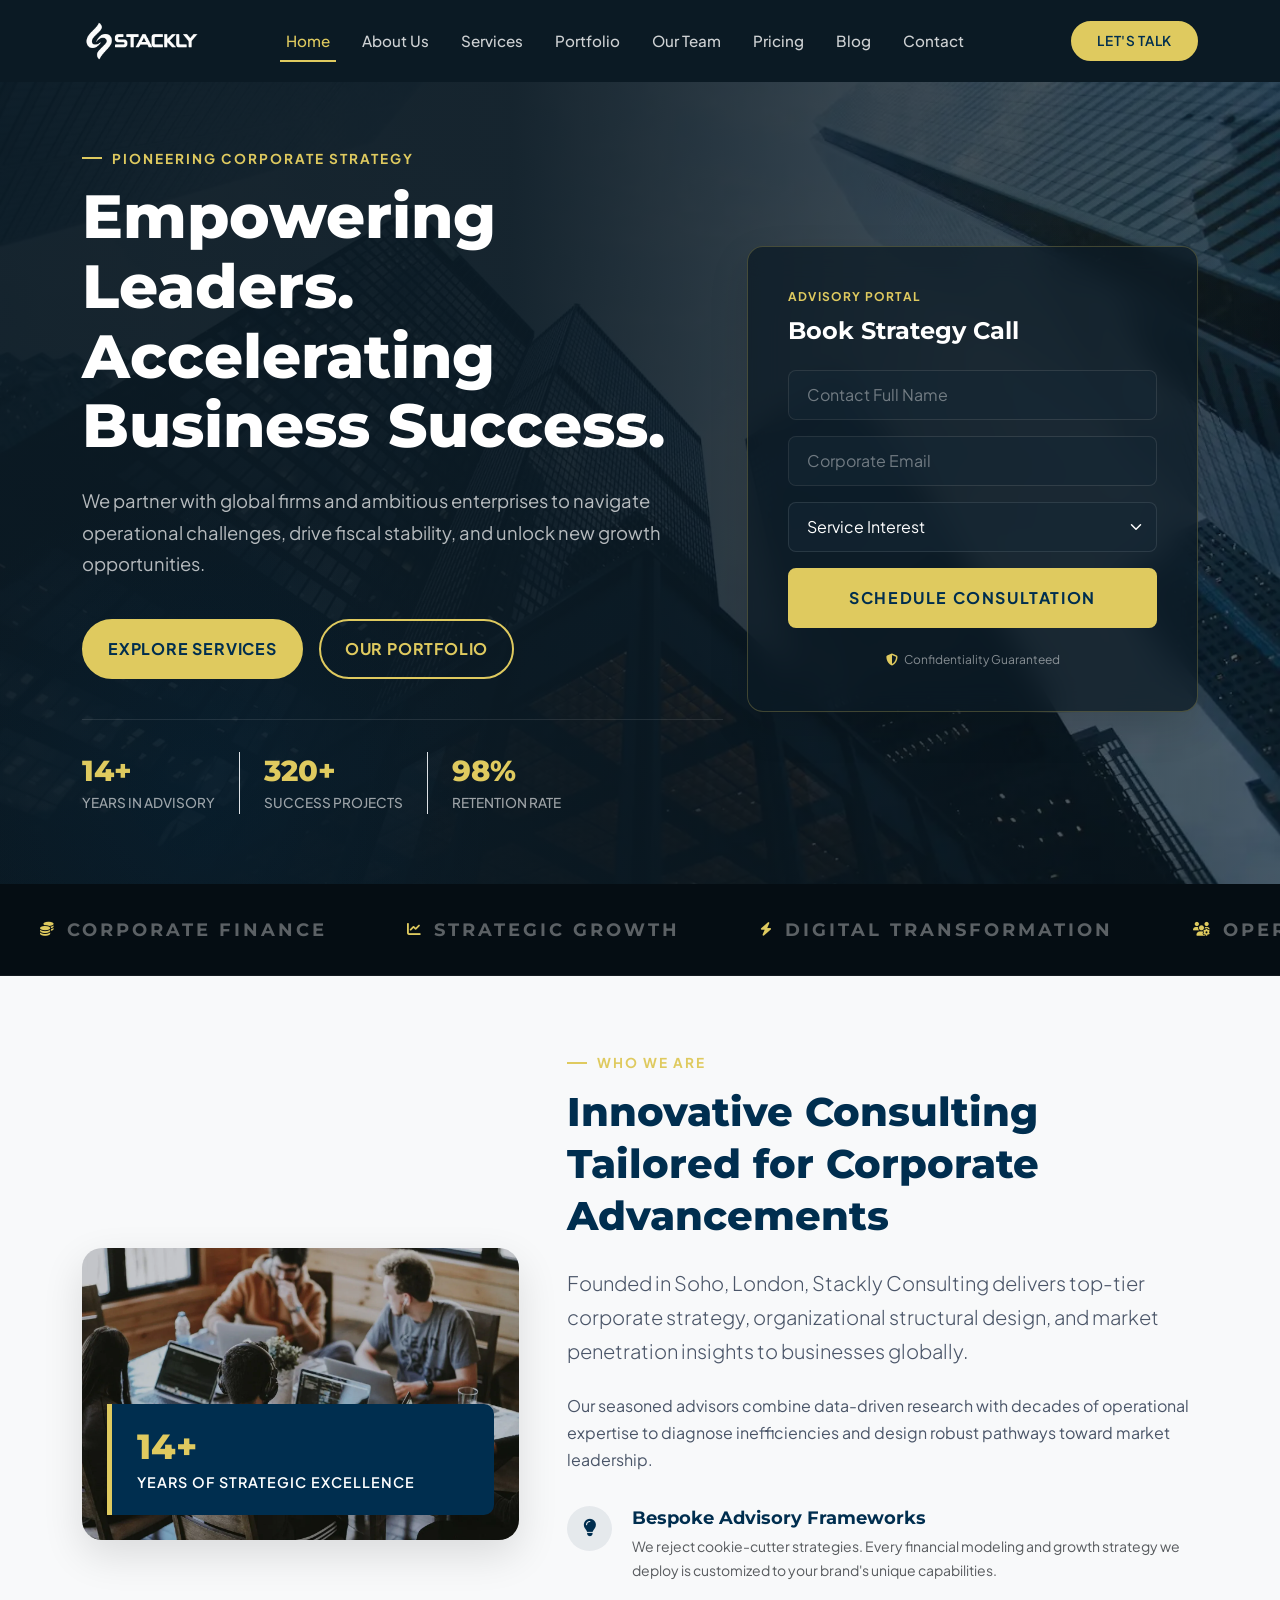
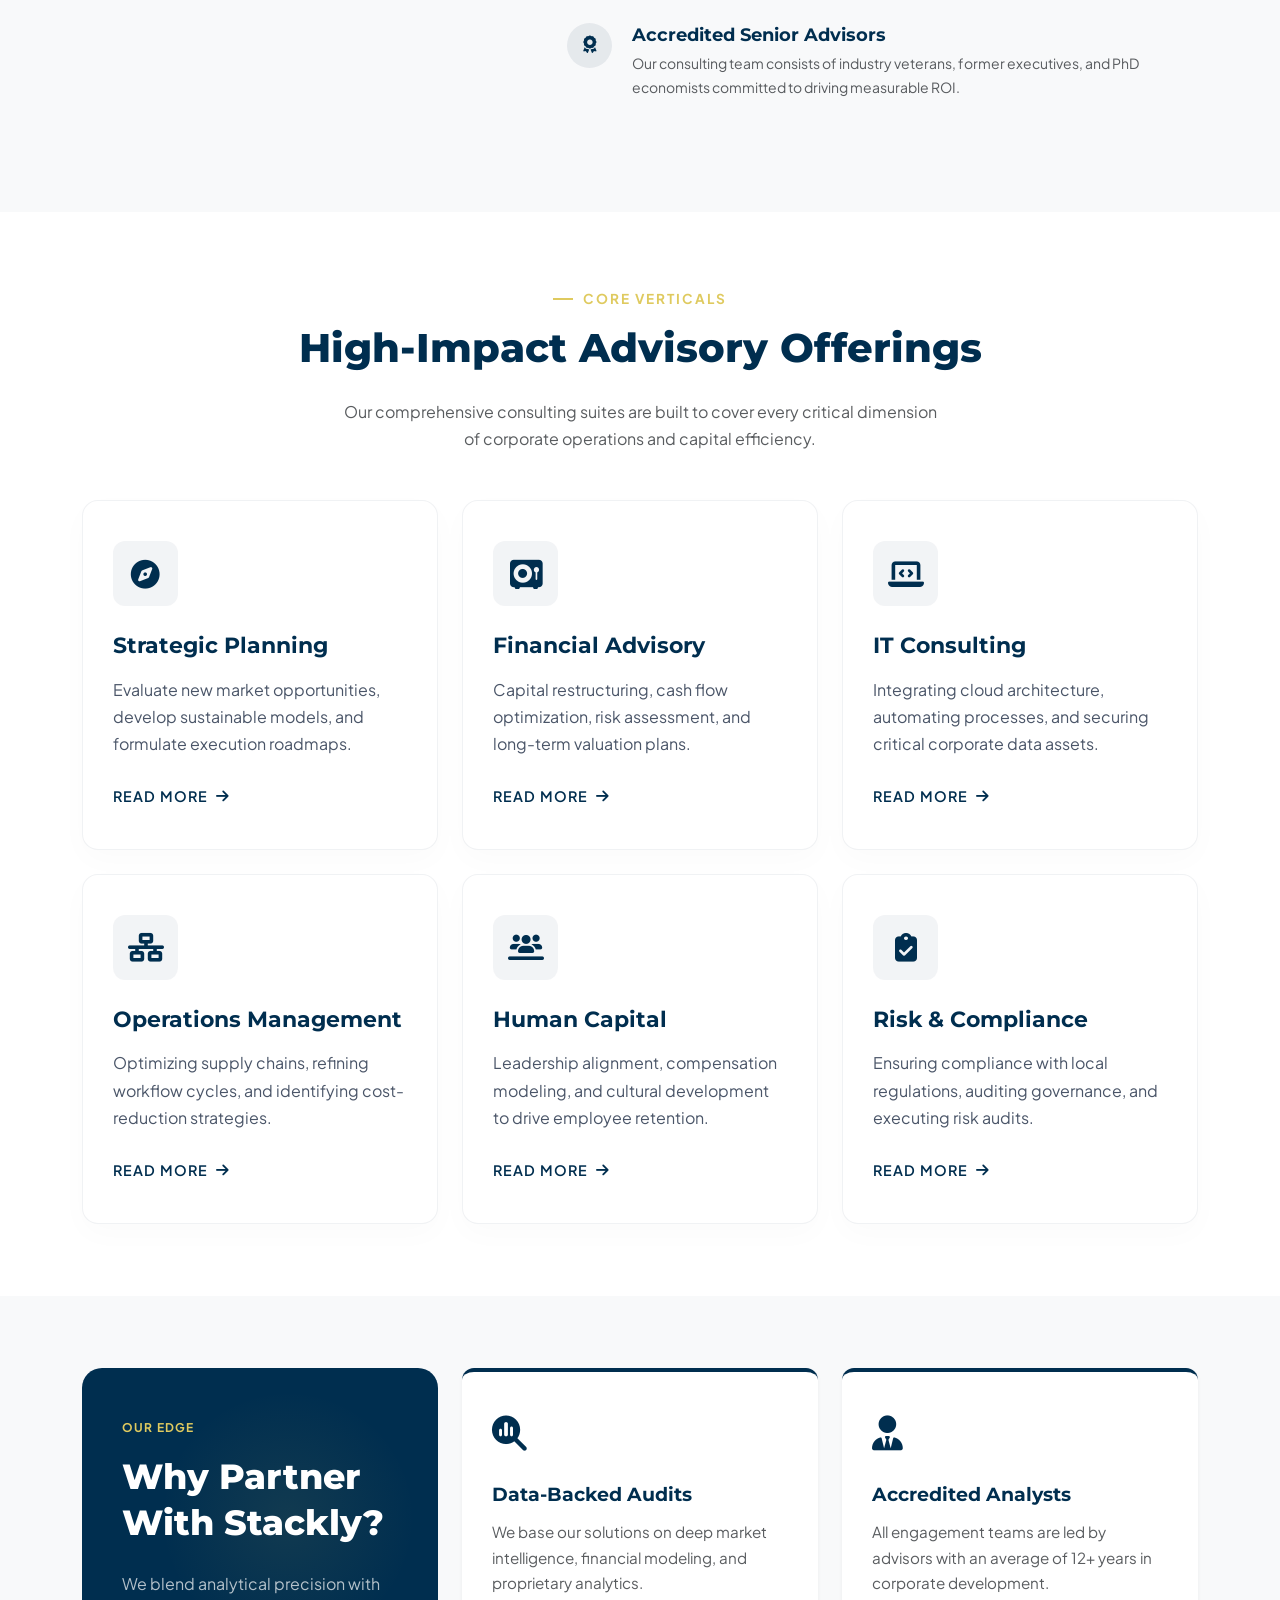
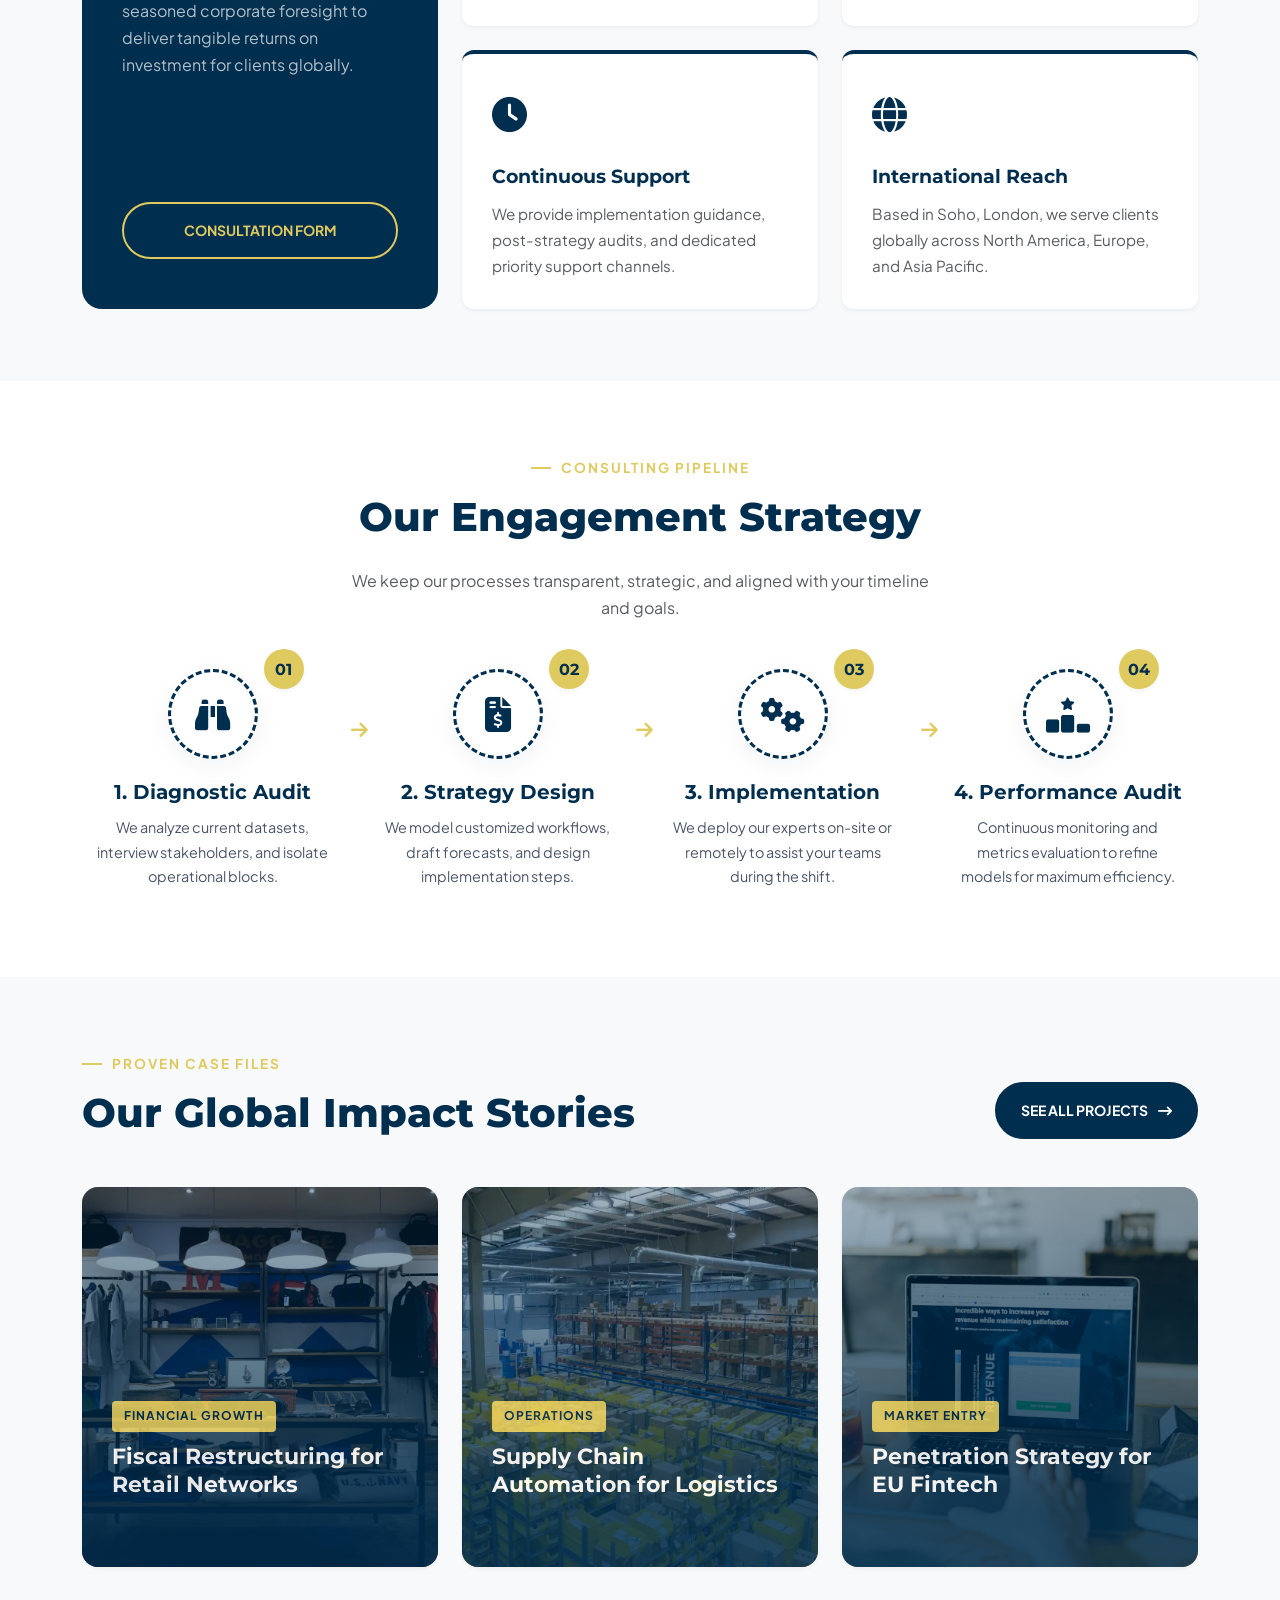
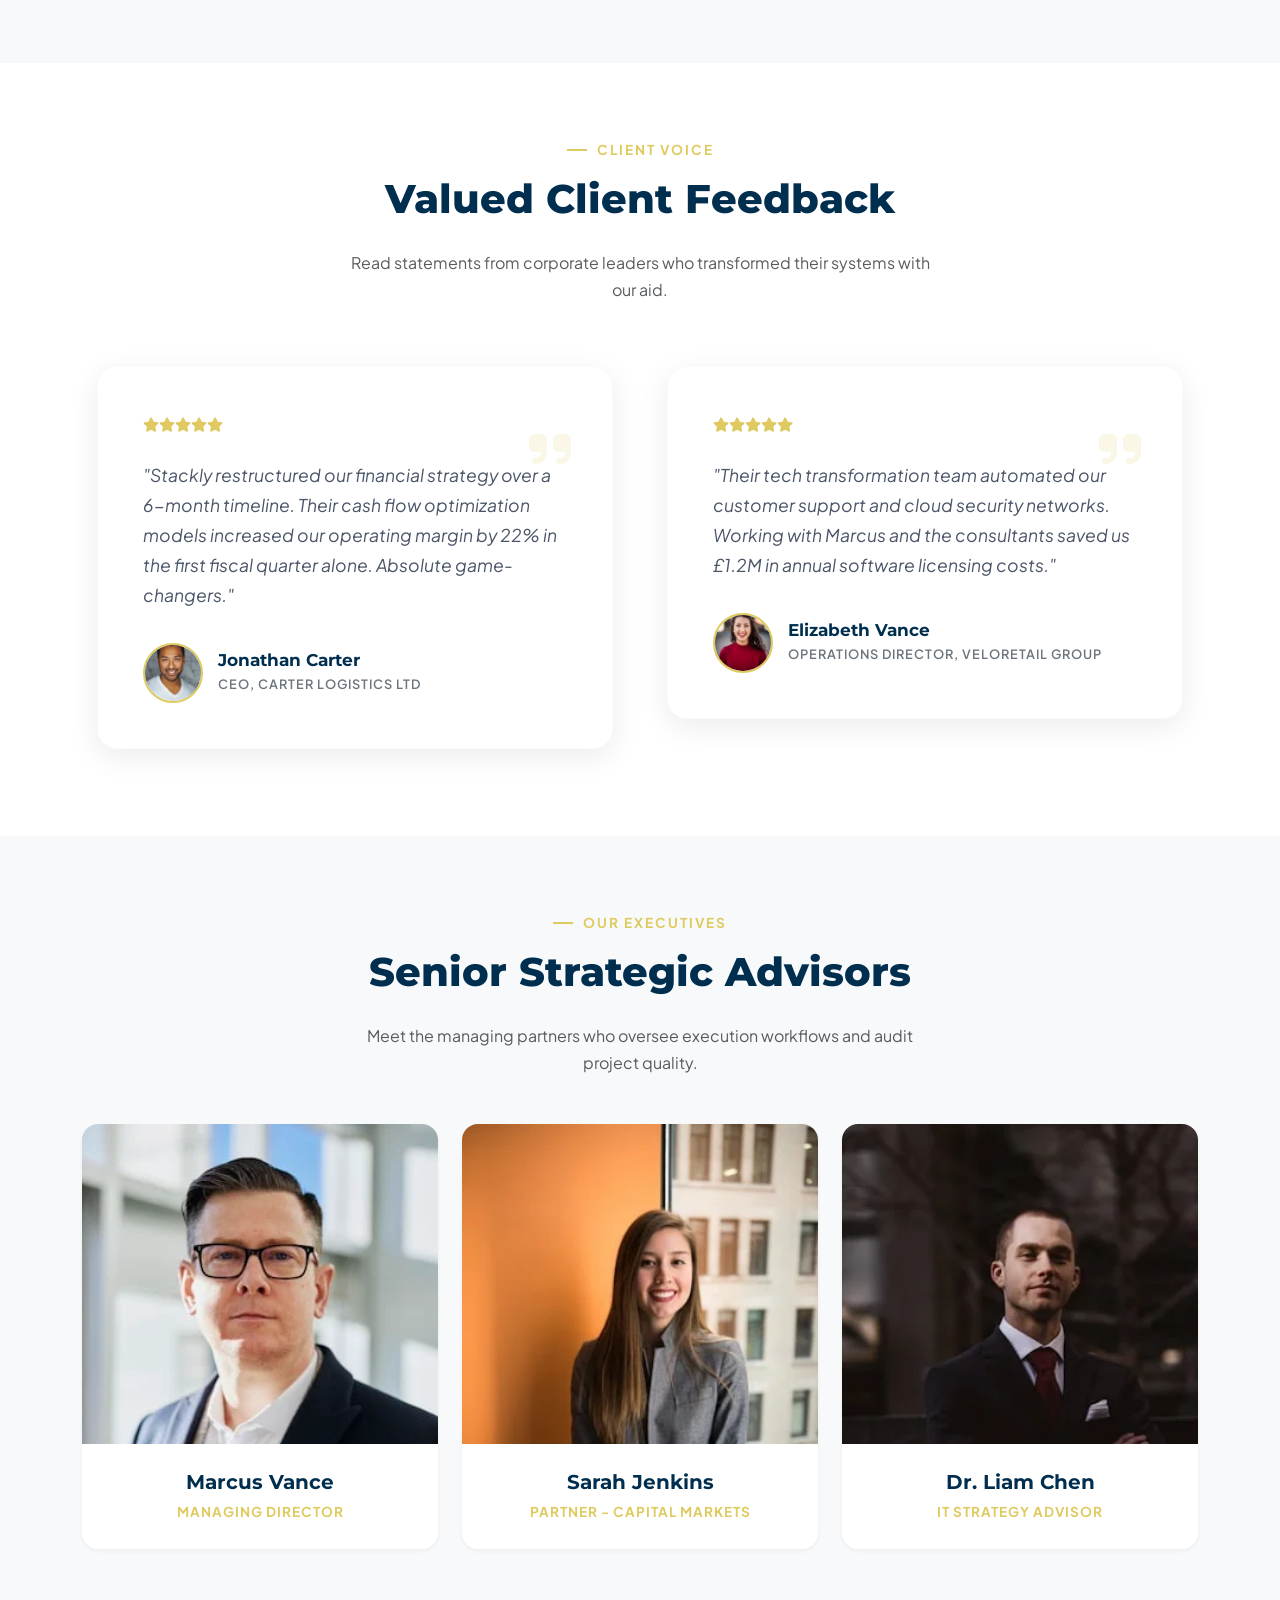
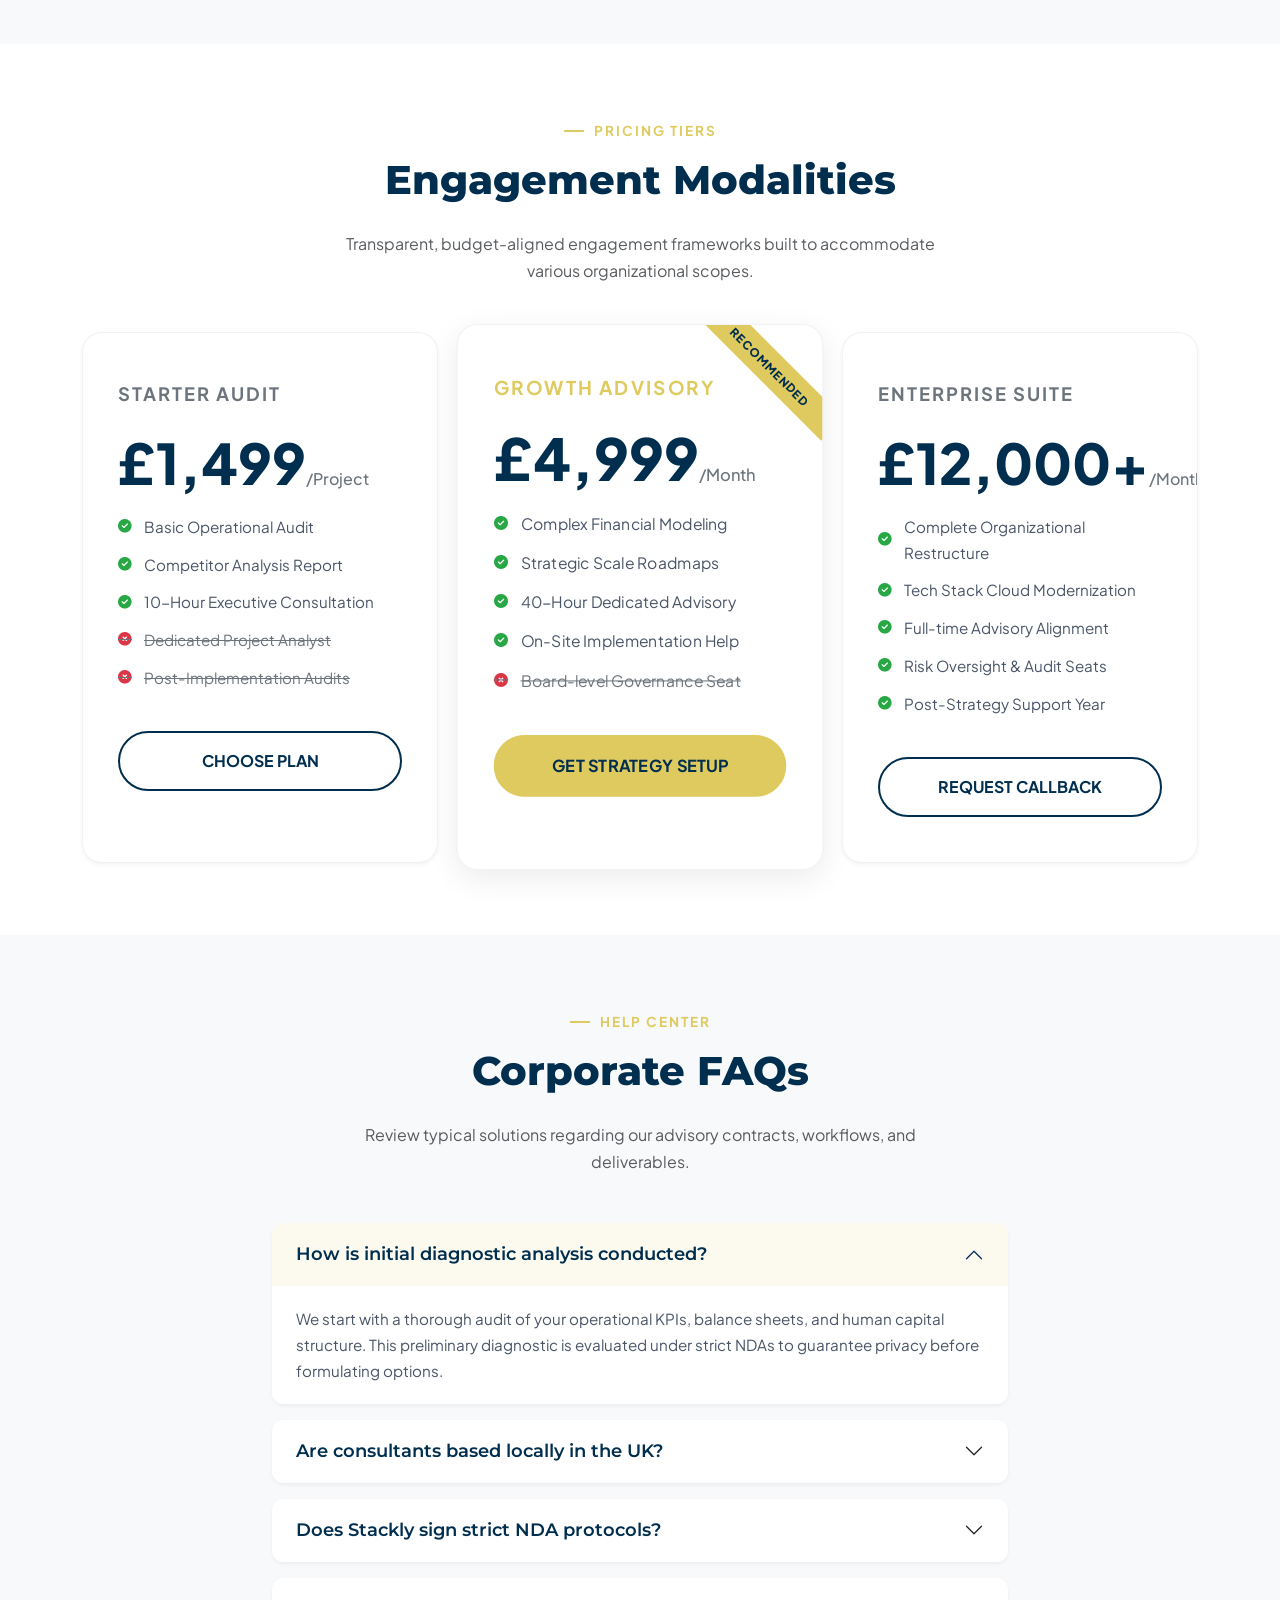
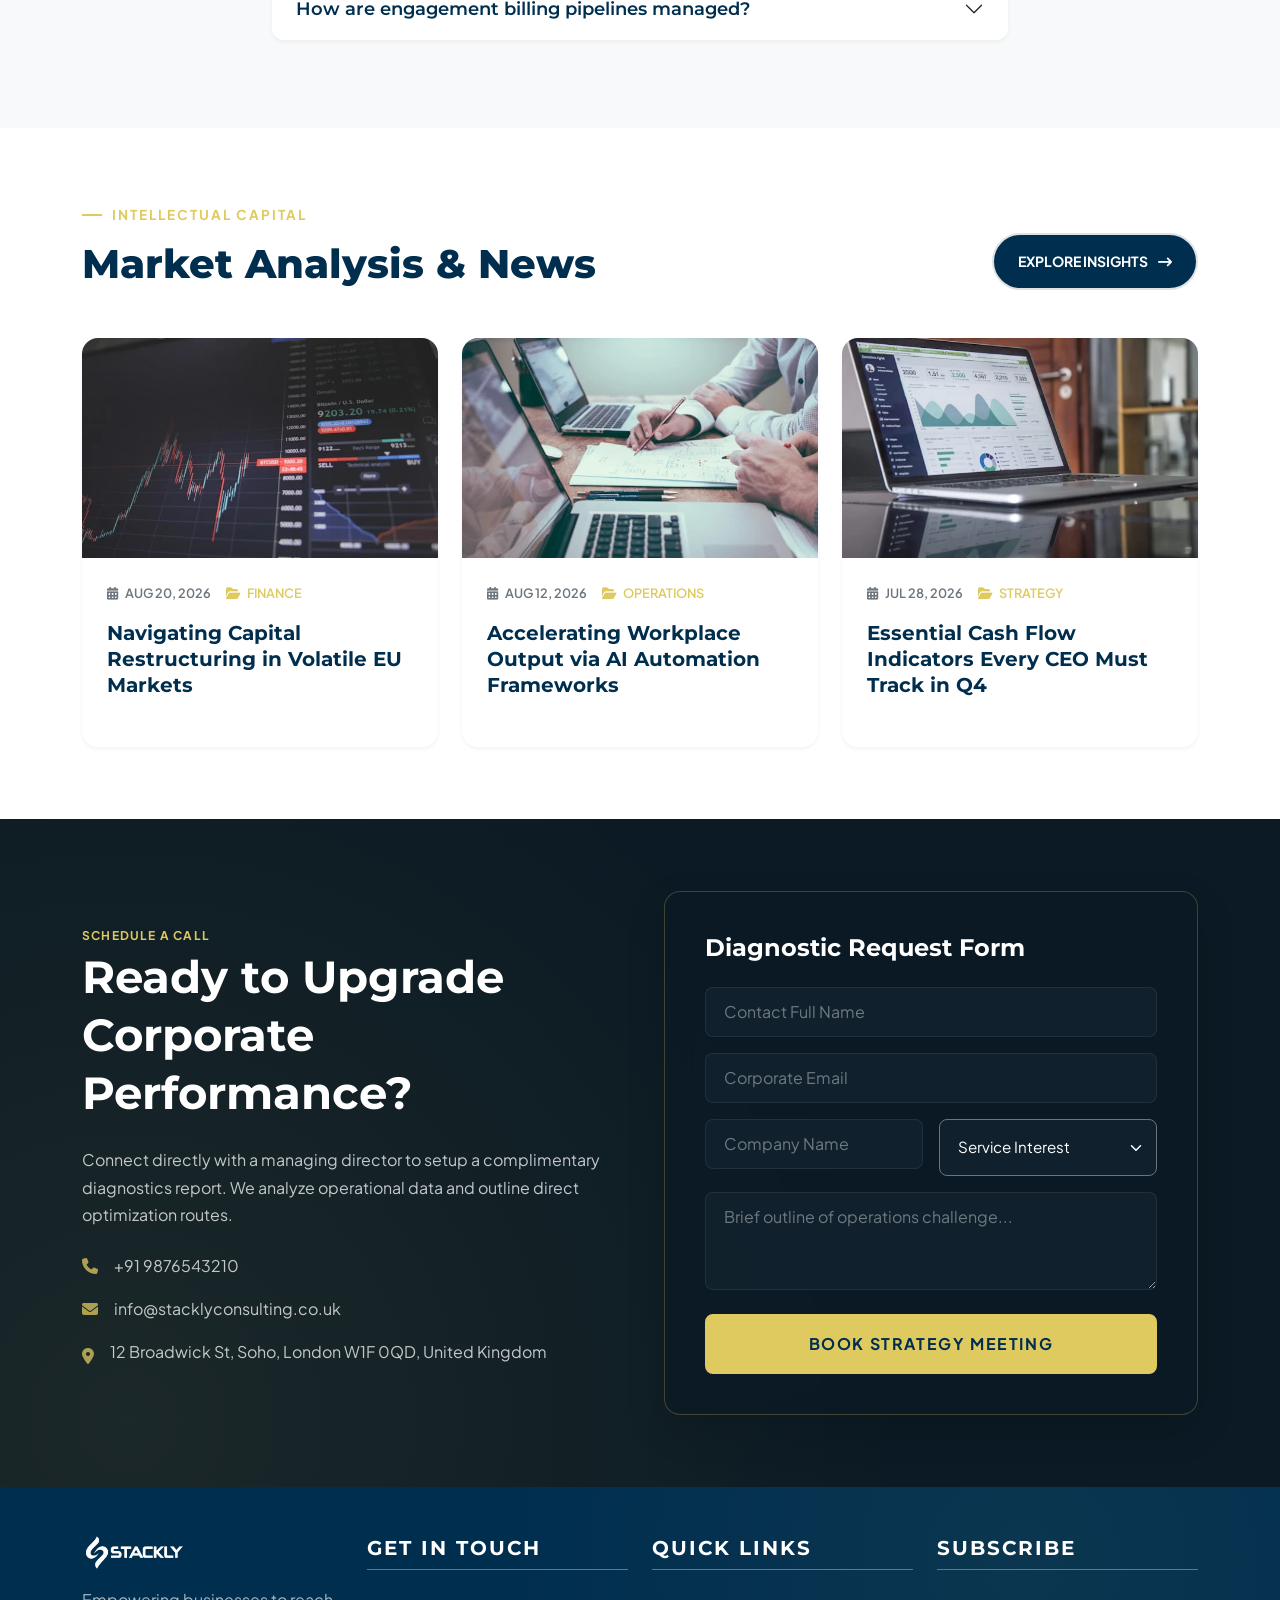
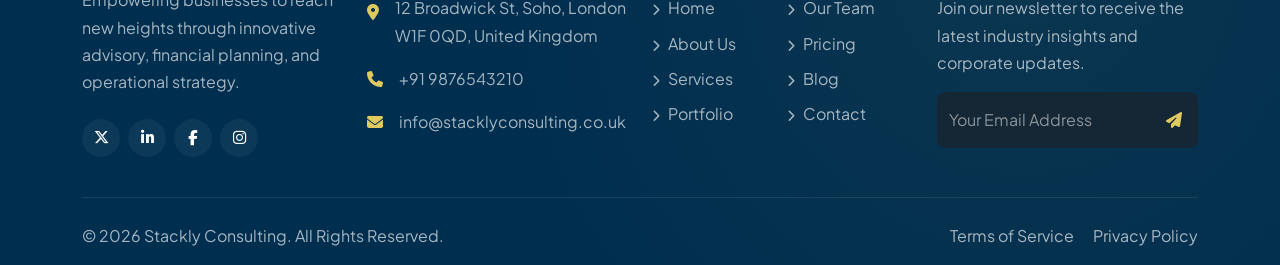
<file: index.html>
<!doctype html>
<html lang="en">
  <head>
    <meta charset="UTF-8" />
    <meta name="viewport" content="width=device-width, initial-scale=1.0" />
    <title>Stackly Consulting | Premium Business Consulting Firm Portal</title>
    <!-- Favicon -->
    <link
      rel="shortcut icon"
      href="assets/images/logoStackly.webp"
      type="image/webp"
    />
    <!-- Bootstrap 5.3 CSS -->
    <link
      href="https://cdn.jsdelivr.net/npm/bootstrap@5.3.0/dist/css/bootstrap.min.css"
      rel="stylesheet"
    />
    <!-- FontAwesome 6.6.0 (for icons, including x-twitter) -->
    <link
      href="https://cdnjs.cloudflare.com/ajax/libs/font-awesome/6.6.0/css/all.min.css"
      rel="stylesheet"
    />
    <!-- Main Style CSS -->
    <link href="assets/css/styles.css" rel="stylesheet" />
  </head>
  <body>
    <!-- Preloader -->
    <div id="preloader">
      <div class="preloader-bg-glow"></div>
      <div class="preloader-grid"></div>
      <div class="preloader-inner">
        <div class="preloader-visual">
          <div class="preloader-ring outer-ring"></div>
          <div class="preloader-ring middle-ring"></div>
          <div class="preloader-ring inner-ring"></div>
          <div class="preloader-logo-wrap">
            <img
              src="assets/images/logoStackly.webp"
              alt="Stackly Consulting"
              class="preloader-logo"
            />
            <div class="logo-shine"></div>
          </div>
        </div>
        <div class="preloader-progress-container">
          <div class="preloader-progress-wrap">
            <div class="preloader-progress-bar"></div>
          </div>
          <div class="preloader-status">
            <span class="preloader-status-text">Initializing Gateway...</span>
            <span class="preloader-status-percent">0%</span>
          </div>
        </div>
      </div>
    </div>

    <!-- 1. HEADER SECTION (Navbar) -->
    <div id="header-placeholder"></div>

    <!-- 2. HERO SECTION -->
    <section
      class="hero-banner-home"
      style="
        background-image: url(&quot;./assets/images/home/home-banner-hero-image.webp&quot;);
      "
    >
      <div class="hero-circle-1"></div>
      <div class="hero-circle-2"></div>
      <div class="container position-relative">
        <div class="row align-items-center gy-5 gy-lg-0">
          <div class="col-lg-7">
            <span class="section-subtitle">Pioneering Corporate Strategy</span>
            <h1 class="hero-title text-white">
              Empowering Leaders.<br />Accelerating Business Success.
            </h1>
            <p class="hero-subtitle">
              We partner with global firms and ambitious enterprises to navigate
              operational challenges, drive fiscal stability, and unlock new
              growth opportunities.
            </p>
            <div class="d-flex flex-wrap gap-3">
              <a
                href="#"
                class="btn btn-gold px-4 py-3 rounded-pill fw-bold text-uppercase tracking-wide"
                >Explore Services</a
              >
              <a
                href="#"
                class="btn btn-outline-gold px-4 py-3 rounded-pill fw-bold text-uppercase tracking-wide"
                >Our Portfolio</a
              >
            </div>
            <div class="trust-badge-list">
              <div class="badge-item">
                <h4>14+</h4>
                <p>Years in Advisory</p>
              </div>
              <div class="badge-item border-start ps-4">
                <h4>320+</h4>
                <p>Success Projects</p>
              </div>
              <div class="badge-item border-start ps-4">
                <h4>98%</h4>
                <p>Retention Rate</p>
              </div>
            </div>
          </div>
          <div class="col-lg-5">
            <div class="cta-form shadow-lg">
              <span
                class="text-gold fw-bold text-uppercase tracking-wider fs-xs mb-2 d-block"
                >Advisory Portal</span
              >
              <h4>Book Strategy Call</h4>
              <form action="#" method="POST" data-redirect-404="true">
                <div class="mb-3">
                  <input
                    type="text"
                    class="form-control rounded-3"
                    id="ctaName"
                    name="ctaName"
                    placeholder="Contact Full Name"
                    data-type="fullname"
                    maxlength="16"
                    required
                  />
                </div>
                <div class="mb-3">
                  <input
                    type="email"
                    class="form-control rounded-3"
                    id="ctaEmail"
                    name="ctaEmail"
                    placeholder="Corporate Email"
                    required
                  />
                </div>
                <div class="mb-3">
                  <select
                    class="form-select rounded-3"
                    id="ctaService"
                    name="ctaService"
                    required
                  >
                    <option value="" disabled selected>Service Interest</option>
                    <option>Strategic Planning</option>
                    <option>Financial Advisory</option>
                    <option>IT & Digital Services</option>
                    <option>Operations Management</option>
                  </select>
                </div>
                <button
                  type="submit"
                  class="btn btn-gold w-100 rounded-3 py-3 fw-bold text-uppercase tracking-wider"
                >
                  Schedule Consultation
                </button>
              </form>
              <div class="text-center mt-3">
                <small class="text-white-50" style="font-size: 0.75rem">
                  <i class="fa-solid fa-shield-halved me-1 text-gold"></i>
                  Confidentiality Guaranteed
                </small>
              </div>
            </div>
          </div>
        </div>
      </div>
    </section>

    <!-- 3. BRAND TRUST LOGO SLIDER (Ticker) -->
    <section class="trust-ticker">
      <div class="container-fluid px-0">
        <div class="ticker-wrap">
          <div class="ticker-content">
            <div class="ticker-item">
              <i class="fa-solid fa-coins"></i> Corporate Finance
            </div>
            <div class="ticker-item">
              <i class="fa-solid fa-chart-line"></i> Strategic Growth
            </div>
            <div class="ticker-item">
              <i class="fa-solid fa-bolt"></i> Digital Transformation
            </div>
            <div class="ticker-item">
              <i class="fa-solid fa-users-gear"></i> Operational Efficiency
            </div>
            <div class="ticker-item">
              <i class="fa-solid fa-shield-halved"></i> Risk & Compliance
            </div>
            <div class="ticker-item">
              <i class="fa-solid fa-handshake"></i> HR Optimization
            </div>
            <!-- Cloned Items for seamless animation loop -->
            <div class="ticker-item">
              <i class="fa-solid fa-coins"></i> Corporate Finance
            </div>
            <div class="ticker-item">
              <i class="fa-solid fa-chart-line"></i> Strategic Growth
            </div>
            <div class="ticker-item">
              <i class="fa-solid fa-bolt"></i> Digital Transformation
            </div>
            <div class="ticker-item">
              <i class="fa-solid fa-users-gear"></i> Operational Efficiency
            </div>
            <div class="ticker-item">
              <i class="fa-solid fa-shield-halved"></i> Risk & Compliance
            </div>
            <div class="ticker-item">
              <i class="fa-solid fa-handshake"></i> HR Optimization
            </div>
          </div>
        </div>
      </div>
    </section>

    <!-- 4. WHO WE ARE (About Us Section) -->
    <section class="py-5 bg-light-custom reveal-fade-in">
      <div class="container py-4">
        <div class="row align-items-center g-5">
          <div class="col-lg-5">
            <div class="experience-counter-box position-relative">
              <img
                src="./assets/images/home/home-who-we-are-image.webp"
                alt="Consulting Boardroom Meeting"
                class="img-fluid rounded-4"
              />
              <div class="counter-overlay">
                <h3><span class="counter-value" data-target="14">0</span>+</h3>
                <p>Years of Strategic Excellence</p>
              </div>
            </div>
          </div>
          <div class="col-lg-7">
            <span class="section-subtitle">Who We Are</span>
            <h2 class="section-title text-dark-blue">
              Innovative Consulting Tailored for Corporate Advancements
            </h2>
            <p class="lead mb-4">
              Founded in Soho, London, Stackly Consulting delivers top-tier
              corporate strategy, organizational structural design, and market
              penetration insights to businesses globally.
            </p>
            <p class="mb-4">
              Our seasoned advisors combine data-driven research with decades of
              operational expertise to diagnose inefficiencies and design robust
              pathways toward market leadership.
            </p>
            <div class="about-features-list">
              <div class="about-feature-item">
                <div class="icon"><i class="fa-solid fa-lightbulb"></i></div>
                <div>
                  <h5>Bespoke Advisory Frameworks</h5>
                  <p class="text-muted fs-sm">
                    We reject cookie-cutter strategies. Every financial modeling
                    and growth strategy we deploy is customized to your brand's
                    unique capabilities.
                  </p>
                </div>
              </div>
              <div class="about-feature-item">
                <div class="icon"><i class="fa-solid fa-award"></i></div>
                <div>
                  <h5>Accredited Senior Advisors</h5>
                  <p class="text-muted fs-sm">
                    Our consulting team consists of industry veterans, former
                    executives, and PhD economists committed to driving
                    measurable ROI.
                  </p>
                </div>
              </div>
            </div>
          </div>
        </div>
      </div>
    </section>

    <!-- 5. CORE SERVICES SHOWCASE -->
    <section class="py-5 bg-white reveal-fade-in">
      <div class="container py-4">
        <div class="text-center mb-5">
          <span class="section-subtitle justify-content-center"
            >Core Verticals</span
          >
          <h2 class="section-title text-dark-blue">
            High-Impact Advisory Offerings
          </h2>
          <p class="mx-auto text-muted" style="max-width: 600px">
            Our comprehensive consulting suites are built to cover every
            critical dimension of corporate operations and capital efficiency.
          </p>
        </div>
        <div class="row g-4">
          <div class="col-md-4">
            <div class="service-card">
              <div class="icon-box"><i class="fa-solid fa-compass"></i></div>
              <h3 class="title">Strategic Planning</h3>
              <p>
                Evaluate new market opportunities, develop sustainable models,
                and formulate execution roadmaps.
              </p>
              <a href="#" class="read-more"
                >Read More <i class="fa-solid fa-arrow-right"></i
              ></a>
            </div>
          </div>
          <div class="col-md-4">
            <div class="service-card">
              <div class="icon-box"><i class="fa-solid fa-vault"></i></div>
              <h3 class="title">Financial Advisory</h3>
              <p>
                Capital restructuring, cash flow optimization, risk assessment,
                and long-term valuation plans.
              </p>
              <a href="#" class="read-more"
                >Read More <i class="fa-solid fa-arrow-right"></i
              ></a>
            </div>
          </div>
          <div class="col-md-4">
            <div class="service-card">
              <div class="icon-box">
                <i class="fa-solid fa-laptop-code"></i>
              </div>
              <h3 class="title">IT Consulting</h3>
              <p>
                Integrating cloud architecture, automating processes, and
                securing critical corporate data assets.
              </p>
              <a href="#" class="read-more"
                >Read More <i class="fa-solid fa-arrow-right"></i
              ></a>
            </div>
          </div>
          <div class="col-md-4">
            <div class="service-card">
              <div class="icon-box">
                <i class="fa-solid fa-network-wired"></i>
              </div>
              <h3 class="title">Operations Management</h3>
              <p>
                Optimizing supply chains, refining workflow cycles, and
                identifying cost-reduction strategies.
              </p>
              <a href="#" class="read-more"
                >Read More <i class="fa-solid fa-arrow-right"></i
              ></a>
            </div>
          </div>
          <div class="col-md-4">
            <div class="service-card">
              <div class="icon-box"><i class="fa-solid fa-users-line"></i></div>
              <h3 class="title">Human Capital</h3>
              <p>
                Leadership alignment, compensation modeling, and cultural
                development to drive employee retention.
              </p>
              <a href="#" class="read-more"
                >Read More <i class="fa-solid fa-arrow-right"></i
              ></a>
            </div>
          </div>
          <div class="col-md-4">
            <div class="service-card">
              <div class="icon-box">
                <i class="fa-solid fa-clipboard-check"></i>
              </div>
              <h3 class="title">Risk & Compliance</h3>
              <p>
                Ensuring compliance with local regulations, auditing governance,
                and executing risk audits.
              </p>
              <a href="#" class="read-more"
                >Read More <i class="fa-solid fa-arrow-right"></i
              ></a>
            </div>
          </div>
        </div>
      </div>
    </section>

    <!-- 6. WHY CHOOSE US -->
    <section class="py-5 bg-light-custom reveal-fade-in">
      <div class="container py-4">
        <div class="row align-items-stretch g-4">
          <div class="col-lg-4">
            <div
              class="choose-box-left h-100 d-flex flex-column justify-content-center"
            >
              <span
                class="text-gold fw-bold text-uppercase tracking-wider fs-xs mb-3"
                >Our Edge</span
              >
              <h3>Why Partner With Stackly?</h3>
              <p>
                We blend analytical precision with seasoned corporate foresight
                to deliver tangible returns on investment for clients globally.
              </p>
              <a
                href="#"
                class="btn btn-outline-gold mt-auto py-3 rounded-pill fw-bold text-uppercase fs-sm text-center"
                >Consultation Form</a
              >
            </div>
          </div>
          <div class="col-lg-8">
            <div class="row g-4 h-100">
              <div class="col-md-6">
                <div class="choose-card">
                  <div class="icon">
                    <i class="fa-solid fa-magnifying-glass-chart"></i>
                  </div>
                  <h5>Data-Backed Audits</h5>
                  <p class="text-muted">
                    We base our solutions on deep market intelligence, financial
                    modeling, and proprietary analytics.
                  </p>
                </div>
              </div>
              <div class="col-md-6">
                <div class="choose-card">
                  <div class="icon"><i class="fa-solid fa-user-tie"></i></div>
                  <h5>Accredited Analysts</h5>
                  <p class="text-muted">
                    All engagement teams are led by advisors with an average of
                    12+ years in corporate development.
                  </p>
                </div>
              </div>
              <div class="col-md-6">
                <div class="choose-card">
                  <div class="icon"><i class="fa-solid fa-clock"></i></div>
                  <h5>Continuous Support</h5>
                  <p class="text-muted">
                    We provide implementation guidance, post-strategy audits,
                    and dedicated priority support channels.
                  </p>
                </div>
              </div>
              <div class="col-md-6">
                <div class="choose-card">
                  <div class="icon"><i class="fa-solid fa-globe"></i></div>
                  <h5>International Reach</h5>
                  <p class="text-muted">
                    Based in Soho, London, we serve clients globally across
                    North America, Europe, and Asia Pacific.
                  </p>
                </div>
              </div>
            </div>
          </div>
        </div>
      </div>
    </section>

    <!-- 7. OUR ENGAGEMENT PROCESS -->
    <section class="py-5 bg-white reveal-fade-in">
      <div class="container py-4">
        <div class="text-center mb-5">
          <span class="section-subtitle justify-content-center"
            >Consulting Pipeline</span
          >
          <h2 class="section-title text-dark-blue">Our Engagement Strategy</h2>
          <p class="mx-auto text-muted" style="max-width: 600px">
            We keep our processes transparent, strategic, and aligned with your
            timeline and goals.
          </p>
        </div>
        <div class="row process-row">
          <div class="col-lg-3 col-sm-6">
            <div class="process-step">
              <span class="step-number">01</span>
              <div class="icon-wrapper">
                <i class="fa-solid fa-binoculars"></i>
              </div>
              <h5>1. Diagnostic Audit</h5>
              <p>
                We analyze current datasets, interview stakeholders, and isolate
                operational blocks.
              </p>
            </div>
          </div>
          <div class="col-lg-3 col-sm-6">
            <div class="process-step">
              <span class="step-number">02</span>
              <div class="icon-wrapper">
                <i class="fa-solid fa-file-invoice-dollar"></i>
              </div>
              <h5>2. Strategy Design</h5>
              <p>
                We model customized workflows, draft forecasts, and design
                implementation steps.
              </p>
            </div>
          </div>
          <div class="col-lg-3 col-sm-6">
            <div class="process-step">
              <span class="step-number">03</span>
              <div class="icon-wrapper"><i class="fa-solid fa-gears"></i></div>
              <h5>3. Implementation</h5>
              <p>
                We deploy our experts on-site or remotely to assist your teams
                during the shift.
              </p>
            </div>
          </div>
          <div class="col-lg-3 col-sm-6">
            <div class="process-step">
              <span class="step-number">04</span>
              <div class="icon-wrapper">
                <i class="fa-solid fa-ranking-star"></i>
              </div>
              <h5>4. Performance Audit</h5>
              <p>
                Continuous monitoring and metrics evaluation to refine models
                for maximum efficiency.
              </p>
            </div>
          </div>
        </div>
      </div>
    </section>

    <!-- 8. FEATURED CASE STUDIES (Portfolio) -->
    <section class="py-5 bg-light-custom reveal-fade-in">
      <div class="container py-4">
        <div
          class="d-flex flex-wrap justify-content-between align-items-end mb-5"
        >
          <div>
            <span class="section-subtitle">Proven Case Files</span>
            <h2 class="section-title text-dark-blue mb-0">
              Our Global Impact Stories
            </h2>
          </div>
          <a
            href="#"
            class="btn btn-primary-blue px-4 py-3 rounded-pill fw-bold text-uppercase fs-sm mt-3 mt-md-0"
            >See All Projects <i class="fa-solid fa-arrow-right-long ms-2"></i
          ></a>
        </div>
        <div class="row">
          <div class="col-lg-4 col-md-6">
            <div class="portfolio-card">
              <img
                src="./assets/images/home/home-portfolio-img-1.webp"
                alt="Retail consulting strategy storefront"
                class="portfolio-img"
              />
              <div class="portfolio-overlay">
                <span class="tag">Financial Growth</span>
                <h4>Fiscal Restructuring for Retail Networks</h4>
                <a href="#" class="view-case text-decoration-none"
                  >Read Full Case <i class="fa-solid fa-angle-right"></i
                ></a>
              </div>
            </div>
          </div>
          <div class="col-lg-4 col-md-6">
            <div class="portfolio-card">
              <img
                src="./assets/images/home/home-portfolio-img-2.webp"
                alt="Logistics warehouse automation technology"
                class="portfolio-img"
              />
              <div class="portfolio-overlay">
                <span class="tag">Operations</span>
                <h4>Supply Chain Automation for Logistics</h4>
                <a href="#" class="view-case text-decoration-none"
                  >Read Full Case <i class="fa-solid fa-angle-right"></i
                ></a>
              </div>
            </div>
          </div>
          <div class="col-lg-4 col-md-6 offset-md-3 offset-lg-0">
            <div class="portfolio-card">
              <img
                src="./assets/images/home/home-portfolio-img-3.webp"
                alt="Fintech strategic charts presentation"
                class="portfolio-img"
              />
              <div class="portfolio-overlay">
                <span class="tag">Market Entry</span>
                <h4>Penetration Strategy for EU Fintech</h4>
                <a href="#" class="view-case text-decoration-none"
                  >Read Full Case <i class="fa-solid fa-angle-right"></i
                ></a>
              </div>
            </div>
          </div>
        </div>
      </div>
    </section>

    <!-- 9. CLIENT TESTIMONIALS -->
    <section class="py-5 bg-white reveal-fade-in">
      <div class="container py-4">
        <div class="text-center mb-5">
          <span class="section-subtitle justify-content-center"
            >Client Voice</span
          >
          <h2 class="section-title text-dark-blue">Valued Client Feedback</h2>
          <p class="mx-auto text-muted" style="max-width: 600px">
            Read statements from corporate leaders who transformed their systems
            with our aid.
          </p>
        </div>
        <div class="row g-4">
          <div class="col-md-6">
            <div class="testimonial-card">
              <div class="quote-icon">
                <i class="fa-solid fa-quote-right"></i>
              </div>
              <div class="testimonial-rating">
                <i class="fa-solid fa-star"></i><i class="fa-solid fa-star"></i
                ><i class="fa-solid fa-star"></i><i class="fa-solid fa-star"></i
                ><i class="fa-solid fa-star"></i>
              </div>
              <p class="testimonial-text">
                "Stackly restructured our financial strategy over a 6-month
                timeline. Their cash flow optimization models increased our
                operating margin by 22% in the first fiscal quarter alone.
                Absolute game-changers."
              </p>
              <div class="testimonial-client">
                <img
                  src="./assets/images/home/home-testimonial-client-1.webp"
                  alt="Jonathan Carter CEO"
                />
                <div>
                  <h5>Jonathan Carter</h5>
                  <p>CEO, Carter Logistics Ltd</p>
                </div>
              </div>
            </div>
          </div>
          <div class="col-md-6">
            <div class="testimonial-card">
              <div class="quote-icon">
                <i class="fa-solid fa-quote-right"></i>
              </div>
              <div class="testimonial-rating">
                <i class="fa-solid fa-star"></i><i class="fa-solid fa-star"></i
                ><i class="fa-solid fa-star"></i><i class="fa-solid fa-star"></i
                ><i class="fa-solid fa-star"></i>
              </div>
              <p class="testimonial-text">
                "Their tech transformation team automated our customer support
                and cloud security networks. Working with Marcus and the
                consultants saved us £1.2M in annual software licensing costs."
              </p>
              <div class="testimonial-client">
                <img
                  src="./assets/images/home/home-testimonial-client-2.webp"
                  alt="Elizabeth Vance Director"
                />
                <div>
                  <h5>Elizabeth Vance</h5>
                  <p>Operations Director, VeloRetail Group</p>
                </div>
              </div>
            </div>
          </div>
        </div>
      </div>
    </section>

    <!-- 10. EXPERT ADVISORY TEAM -->
    <section class="py-5 bg-light-custom reveal-fade-in">
      <div class="container py-4">
        <div class="text-center mb-5">
          <span class="section-subtitle justify-content-center"
            >Our Executives</span
          >
          <h2 class="section-title text-dark-blue">
            Senior Strategic Advisors
          </h2>
          <p class="mx-auto text-muted" style="max-width: 600px">
            Meet the managing partners who oversee execution workflows and audit
            project quality.
          </p>
        </div>
        <div class="row g-4">
          <div class="col-lg-4 col-md-6">
            <div class="team-card">
              <div class="img-wrapper">
                <img
                  src="./assets/images/home/home-team-card-1.webp"
                  alt="Marcus Vance Lead Strategy Advisor"
                />
                <div class="team-socials">
                  <a href="#" target="_blank"
                    ><i class="fa-brands fa-x-twitter"></i
                  ></a>
                  <a href="#" target="_blank"
                    ><i class="fa-brands fa-linkedin-in"></i
                  ></a>
                </div>
              </div>
              <div class="info">
                <h4>Marcus Vance</h4>
                <p>Managing Director</p>
              </div>
            </div>
          </div>
          <div class="col-lg-4 col-md-6">
            <div class="team-card">
              <div class="img-wrapper">
                <img
                  src="./assets/images/home/home-team-card-2.webp"
                  alt="Sarah Jenkins Financial Advisory Director"
                />
                <div class="team-socials">
                  <a href="#" target="_blank"
                    ><i class="fa-brands fa-x-twitter"></i
                  ></a>
                  <a href="#" target="_blank"
                    ><i class="fa-brands fa-linkedin-in"></i
                  ></a>
                </div>
              </div>
              <div class="info">
                <h4>Sarah Jenkins</h4>
                <p>Partner - Capital Markets</p>
              </div>
            </div>
          </div>
          <div class="col-lg-4 col-md-6 offset-md-3 offset-lg-0">
            <div class="team-card">
              <div class="img-wrapper">
                <img
                  src="./assets/images/home/home-team-card-3.webp"
                  alt="Dr. Liam Chen IT Strategy Lead"
                />
                <div class="team-socials">
                  <a href="#" target="_blank"
                    ><i class="fa-brands fa-x-twitter"></i
                  ></a>
                  <a href="#" target="_blank"
                    ><i class="fa-brands fa-linkedin-in"></i
                  ></a>
                </div>
              </div>
              <div class="info">
                <h4>Dr. Liam Chen</h4>
                <p>IT Strategy Advisor</p>
              </div>
            </div>
          </div>
        </div>
      </div>
    </section>

    <!-- 11. CONSULTATION PRICING PLANS -->
    <section class="py-5 bg-white reveal-fade-in">
      <div class="container py-4">
        <div class="text-center mb-5">
          <span class="section-subtitle justify-content-center"
            >Pricing tiers</span
          >
          <h2 class="section-title text-dark-blue">Engagement Modalities</h2>
          <p class="mx-auto text-muted" style="max-width: 600px">
            Transparent, budget-aligned engagement frameworks built to
            accommodate various organizational scopes.
          </p>
        </div>
        <div class="row g-4 align-items-stretch">
          <!-- Plan 1 -->
          <div class="col-lg-4">
            <div class="pricing-card">
              <div class="plan-name">Starter Audit</div>
              <div class="price">£1,499<span>/Project</span></div>
              <ul class="list-unstyled features-list">
                <li class="included">
                  <i class="fa-solid fa-circle-check"></i> Basic Operational
                  Audit
                </li>
                <li class="included">
                  <i class="fa-solid fa-circle-check"></i> Competitor Analysis
                  Report
                </li>
                <li class="included">
                  <i class="fa-solid fa-circle-check"></i> 10-Hour Executive
                  Consultation
                </li>
                <li class="excluded">
                  <i class="fa-solid fa-circle-xmark"></i> Dedicated Project
                  Analyst
                </li>
                <li class="excluded">
                  <i class="fa-solid fa-circle-xmark"></i> Post-Implementation
                  Audits
                </li>
              </ul>
              <a
                href="#"
                class="btn btn-outline-blue w-100 rounded-pill py-3 fw-bold text-uppercase"
                >Choose Plan</a
              >
            </div>
          </div>
          <!-- Plan 2 -->
          <div class="col-lg-4">
            <div class="pricing-card featured">
              <div class="popular-badge">Recommended</div>
              <div class="plan-name">Growth Advisory</div>
              <div class="price">£4,999<span>/Month</span></div>
              <ul class="list-unstyled features-list">
                <li class="included">
                  <i class="fa-solid fa-circle-check"></i> Complex Financial
                  Modeling
                </li>
                <li class="included">
                  <i class="fa-solid fa-circle-check"></i> Strategic Scale
                  Roadmaps
                </li>
                <li class="included">
                  <i class="fa-solid fa-circle-check"></i> 40-Hour Dedicated
                  Advisory
                </li>
                <li class="included">
                  <i class="fa-solid fa-circle-check"></i> On-Site
                  Implementation Help
                </li>
                <li class="excluded">
                  <i class="fa-solid fa-circle-xmark"></i> Board-level
                  Governance Seat
                </li>
              </ul>
              <a
                href="#"
                class="btn btn-gold w-100 rounded-pill py-3 fw-bold text-uppercase"
                >Get Strategy Setup</a
              >
            </div>
          </div>
          <!-- Plan 3 -->
          <div class="col-lg-4">
            <div class="pricing-card">
              <div class="plan-name">Enterprise Suite</div>
              <div class="price">£12,000+<span>/Month</span></div>
              <ul class="list-unstyled features-list">
                <li class="included">
                  <i class="fa-solid fa-circle-check"></i> Complete
                  Organizational Restructure
                </li>
                <li class="included">
                  <i class="fa-solid fa-circle-check"></i> Tech Stack Cloud
                  Modernization
                </li>
                <li class="included">
                  <i class="fa-solid fa-circle-check"></i> Full-time Advisory
                  Alignment
                </li>
                <li class="included">
                  <i class="fa-solid fa-circle-check"></i> Risk Oversight &
                  Audit Seats
                </li>
                <li class="included">
                  <i class="fa-solid fa-circle-check"></i> Post-Strategy Support
                  Year
                </li>
              </ul>
              <a
                href="#"
                class="btn btn-outline-blue w-100 rounded-pill py-3 fw-bold text-uppercase"
                >Request Callback</a
              >
            </div>
          </div>
        </div>
      </div>
    </section>

    <!-- 12. FREQUENTLY ASKED QUESTIONS -->
    <section class="py-5 bg-light-custom reveal-fade-in">
      <div class="container py-4">
        <div class="text-center mb-5">
          <span class="section-subtitle justify-content-center"
            >Help Center</span
          >
          <h2 class="section-title text-dark-blue">Corporate FAQs</h2>
          <p class="mx-auto text-muted" style="max-width: 600px">
            Review typical solutions regarding our advisory contracts,
            workflows, and deliverables.
          </p>
        </div>
        <div class="row">
          <div class="col-lg-8 mx-auto">
            <div class="accordion faq-accordion" id="faqAccordion">
              <div class="accordion-item">
                <h2 class="accordion-header" id="faqHeadingOne">
                  <button
                    class="accordion-button"
                    type="button"
                    data-bs-toggle="collapse"
                    data-bs-target="#faqCollapseOne"
                    aria-expanded="true"
                    aria-controls="faqCollapseOne"
                  >
                    How is initial diagnostic analysis conducted?
                  </button>
                </h2>
                <div
                  id="faqCollapseOne"
                  class="accordion-collapse collapse show"
                  aria-labelledby="faqHeadingOne"
                  data-bs-parent="#faqAccordion"
                >
                  <div class="accordion-body">
                    We start with a thorough audit of your operational KPIs,
                    balance sheets, and human capital structure. This
                    preliminary diagnostic is evaluated under strict NDAs to
                    guarantee privacy before formulating options.
                  </div>
                </div>
              </div>
              <div class="accordion-item">
                <h2 class="accordion-header" id="faqHeadingTwo">
                  <button
                    class="accordion-button collapsed"
                    type="button"
                    data-bs-toggle="collapse"
                    data-bs-target="#faqCollapseTwo"
                    aria-expanded="false"
                    aria-controls="faqCollapseTwo"
                  >
                    Are consultants based locally in the UK?
                  </button>
                </h2>
                <div
                  id="faqCollapseTwo"
                  class="accordion-collapse collapse"
                  aria-labelledby="faqHeadingTwo"
                  data-bs-parent="#faqAccordion"
                >
                  <div class="accordion-body">
                    Yes, our primary corporate headquarters is at 12 Broadwick
                    St, Soho, London. Our key managing partners live and work
                    within metropolitan areas, though we serve international
                    locations through fly-in advisory frameworks.
                  </div>
                </div>
              </div>
              <div class="accordion-item">
                <h2 class="accordion-header" id="faqHeadingThree">
                  <button
                    class="accordion-button collapsed"
                    type="button"
                    data-bs-toggle="collapse"
                    data-bs-target="#faqCollapseThree"
                    aria-expanded="false"
                    aria-controls="faqCollapseThree"
                  >
                    Does Stackly sign strict NDA protocols?
                  </button>
                </h2>
                <div
                  id="faqCollapseThree"
                  class="accordion-collapse collapse"
                  aria-labelledby="faqHeadingThree"
                  data-bs-parent="#faqAccordion"
                >
                  <div class="accordion-body">
                    Confidentiality is our primary priority. Before accepting
                    database reads, ledger files, or structure reports, we
                    execute legal non-disclosure agreements verified under UK
                    corporate laws.
                  </div>
                </div>
              </div>
              <div class="accordion-item">
                <h2 class="accordion-header" id="faqHeadingFour">
                  <button
                    class="accordion-button collapsed"
                    type="button"
                    data-bs-toggle="collapse"
                    data-bs-target="#faqCollapseFour"
                    aria-expanded="false"
                    aria-controls="faqCollapseFour"
                  >
                    How are engagement billing pipelines managed?
                  </button>
                </h2>
                <div
                  id="faqCollapseFour"
                  class="accordion-collapse collapse"
                  aria-labelledby="faqHeadingFour"
                  data-bs-parent="#faqAccordion"
                >
                  <div class="accordion-body">
                    Engagement billing varies between fixed project pricing for
                    diagnostics (like our Starter Audit) and recurring monthly
                    advisory contracts for growth acceleration. Customized
                    projects are scoped via direct quotes.
                  </div>
                </div>
              </div>
            </div>
          </div>
        </div>
      </div>
    </section>

    <!-- 13. LATEST INSIGHTS & NEWS (Blog) -->
    <section class="py-5 bg-white reveal-fade-in">
      <div class="container py-4">
        <div
          class="d-flex flex-wrap justify-content-between align-items-end mb-5"
        >
          <div>
            <span class="section-subtitle">Intellectual Capital</span>
            <h2 class="section-title text-dark-blue mb-0">
              Market Analysis & News
            </h2>
          </div>
          <a
            href="#"
            class="btn btn-primary-blue px-4 py-3 rounded-pill fw-bold text-uppercase fs-sm mt-3 mt-md-0 border border-2"
            >Explore Insights <i class="fa-solid fa-arrow-right-long ms-2"></i
          ></a>
        </div>
        <div class="row g-4">
          <div class="col-lg-4 col-md-6">
            <div class="blog-card">
              <div class="img-wrapper">
                <img
                  src="./assets/images/home/home-blog-image-1.webp"
                  alt="Financial analytics exchange trade chart"
                />
              </div>
              <div class="meta">
                <span
                  ><i class="fa-solid fa-calendar-days"></i> Aug 20, 2026</span
                >
                <a href="#"><i class="fa-solid fa-folder-open"></i> Finance</a>
              </div>
              <h4 class="title">
                <a href="#" class="text-dark-blue"
                  >Navigating Capital Restructuring in Volatile EU Markets</a
                >
              </h4>
            </div>
          </div>
          <div class="col-lg-4 col-md-6">
            <div class="blog-card">
              <div class="img-wrapper">
                <img
                  src="./assets/images/home/home-blog-image-2.webp"
                  alt="Executive planning office table setup"
                />
              </div>
              <div class="meta">
                <span
                  ><i class="fa-solid fa-calendar-days"></i> Aug 12, 2026</span
                >
                <a href="#"
                  ><i class="fa-solid fa-folder-open"></i> Operations</a
                >
              </div>
              <h4 class="title">
                <a href="#" class="text-dark-blue"
                  >Accelerating Workplace Output via AI Automation Frameworks</a
                >
              </h4>
            </div>
          </div>
          <div class="col-lg-4 col-md-6 offset-md-3 offset-lg-0">
            <div class="blog-card">
              <div class="img-wrapper">
                <img
                  src="./assets/images/home/home-blog-image-3.webp"
                  alt="Website traffic analytical growth graph"
                />
              </div>
              <div class="meta">
                <span
                  ><i class="fa-solid fa-calendar-days"></i> Jul 28, 2026</span
                >
                <a href="#"><i class="fa-solid fa-folder-open"></i> Strategy</a>
              </div>
              <h4 class="title">
                <a href="#" class="text-dark-blue"
                  >Essential Cash Flow Indicators Every CEO Must Track in Q4</a
                >
              </h4>
            </div>
          </div>
        </div>
      </div>
    </section>

    <!-- 14. CTA & STRATEGY BOOKING FORM -->
    <section class="home-cta-section text-white py-5 reveal-fade-in">
      <div class="container py-4">
        <div class="row align-items-center g-5">
          <div class="col-lg-6">
            <span
              class="text-gold fw-bold text-uppercase tracking-wider fs-xs mb-3"
              >Schedule A Call</span
            >
            <h2
              class="text-white fw-bold mb-4"
              style="
                font-size: 2.8rem;
                font-family: &quot;Montserrat&quot;, sans-serif;
              "
            >
              Ready to Upgrade Corporate Performance?
            </h2>
            <p class="text-light-muted mb-4 opacity-75">
              Connect directly with a managing director to setup a complimentary
              diagnostics report. We analyze operational data and outline direct
              optimization routes.
            </p>
            <ul class="list-unstyled contact-info opacity-75">
              <li class="mb-3 d-flex align-items-center">
                <span class="text-gold me-3"
                  ><i class="fa-solid fa-phone"></i
                ></span>
                +91 9876543210
              </li>
              <li class="mb-3 d-flex align-items-center">
                <span class="text-gold me-3"
                  ><i class="fa-solid fa-envelope"></i
                ></span>
                info@stacklyconsulting.co.uk
              </li>
              <li class="d-flex align-items-start">
                <span class="text-gold me-3 mt-1"
                  ><i class="fa-solid fa-location-dot"></i
                ></span>
                12 Broadwick St, Soho, London W1F 0QD, United Kingdom
              </li>
            </ul>
          </div>
          <div class="col-lg-6">
            <div class="cta-form">
              <h4>Diagnostic Request Form</h4>
              <form action="#" method="POST" data-redirect-404="true">
                <div class="mb-3">
                  <input
                    type="text"
                    class="form-control rounded-3"
                    id="diagnosticName"
                    name="diagnosticName"
                    placeholder="Contact Full Name"
                    data-type="fullname"
                    maxlength="16"
                    required
                  />
                </div>
                <div class="mb-3">
                  <input
                    type="email"
                    class="form-control rounded-3"
                    id="diagnosticEmail"
                    name="diagnosticEmail"
                    placeholder="Corporate Email"
                    required
                  />
                </div>
                <div class="row g-3 mb-3">
                  <div class="col-md-6">
                    <input
                      type="text"
                      class="form-control rounded-3"
                      id="diagnosticCompany"
                      name="diagnosticCompany"
                      placeholder="Company Name"
                      required
                    />
                  </div>
                  <div class="col-md-6">
                    <select
                      class="form-select bg-dark-input text-white border-secondary rounded-3 py-3"
                      id="diagnosticService"
                      name="diagnosticService"
                      style="font-size: 0.95rem"
                      required
                    >
                      <option value="" disabled selected>
                        Service Interest
                      </option>
                      <option>Strategic Planning</option>
                      <option>Financial Advisory</option>
                      <option>IT & Digital Services</option>
                      <option>Operations Management</option>
                    </select>
                  </div>
                </div>
                <div class="mb-4">
                  <textarea
                    rows="3"
                    class="form-control rounded-3"
                    id="diagnosticChallenge"
                    name="diagnosticChallenge"
                    placeholder="Brief outline of operations challenge..."
                    required
                  ></textarea>
                </div>
                <button
                  type="submit"
                  class="btn btn-gold w-100 rounded-3 py-3 fw-bold text-uppercase tracking-wider"
                >
                  Book Strategy Meeting
                </button>
              </form>
            </div>
          </div>
        </div>
      </div>
    </section>

    <div id="footer-placeholder"></div>

    <!-- Bootstrap 5.3 Bundle JS (includes Popper) -->
    <script src="https://cdn.jsdelivr.net/npm/bootstrap@5.3.0/dist/js/bootstrap.bundle.min.js"></script>
    <!-- Custom script JS -->
    <script src="assets/js/script.js"></script>
  </body>
</html>
</file>
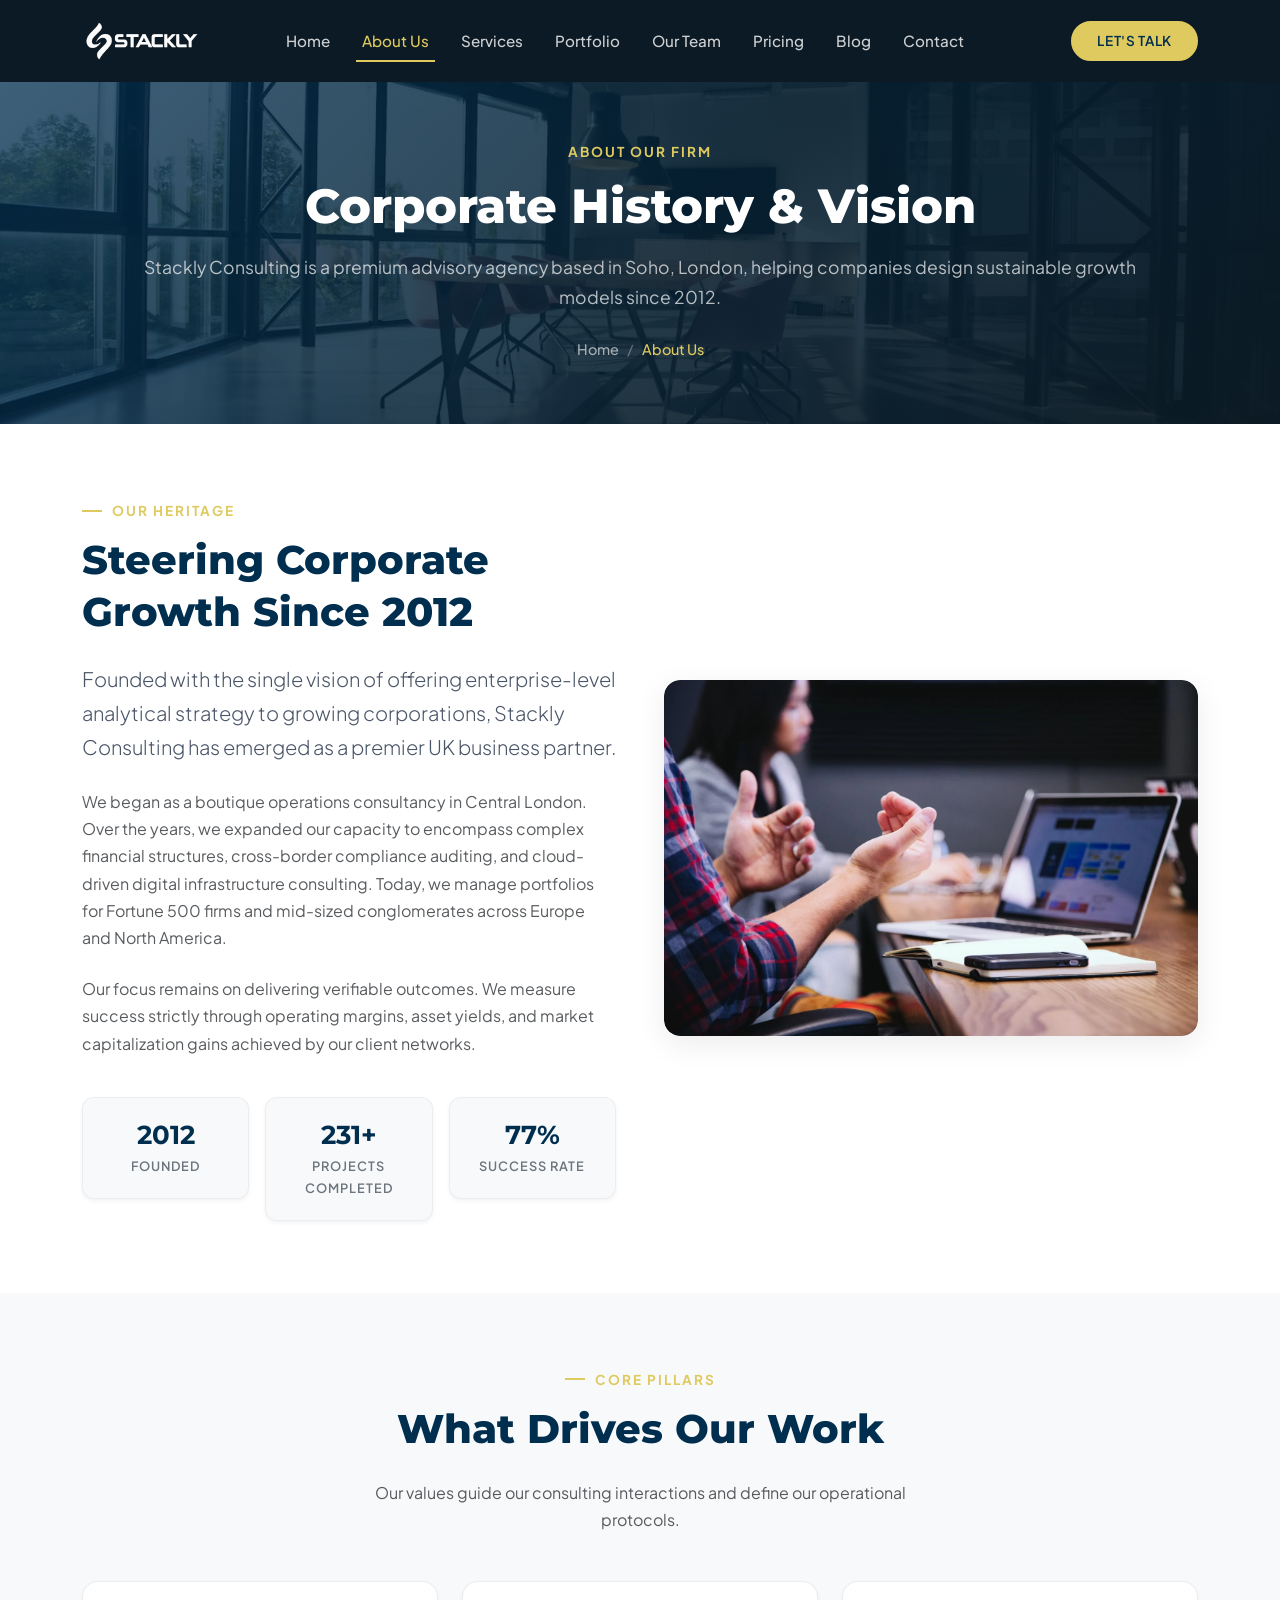
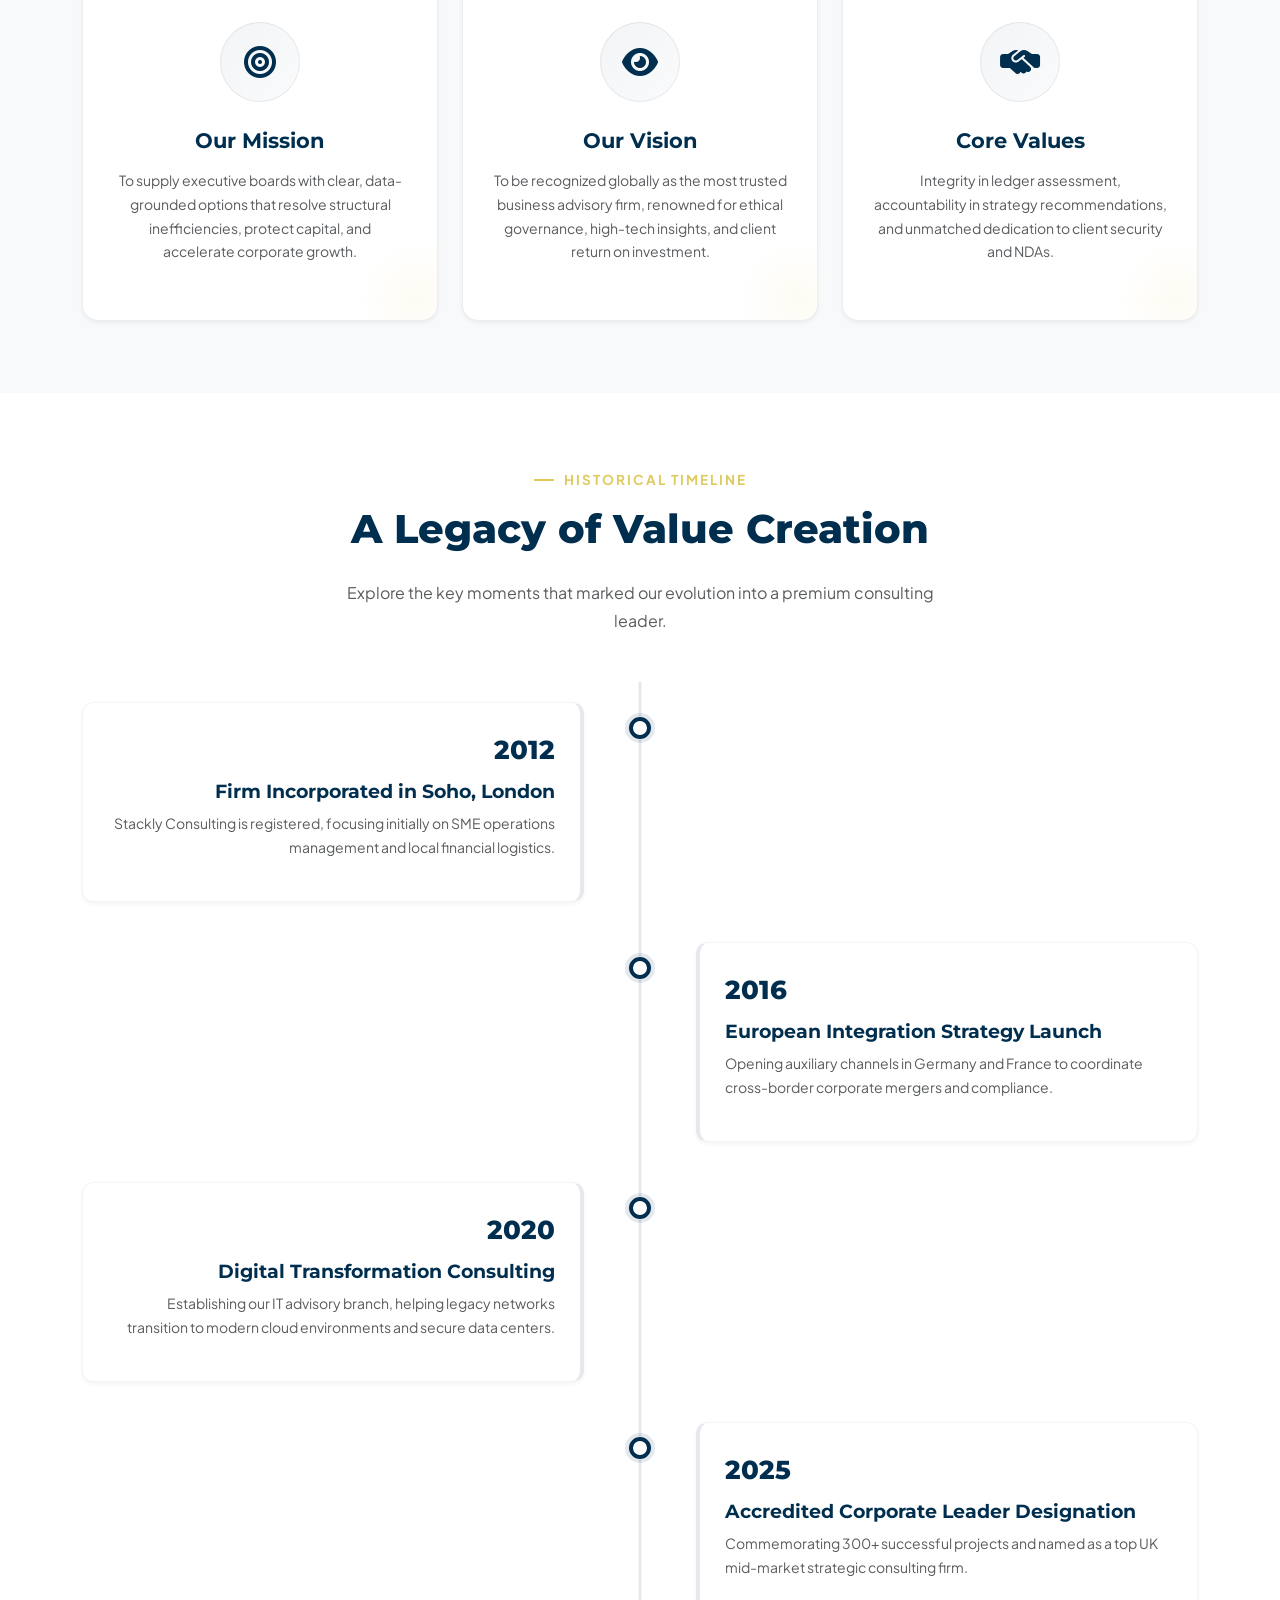
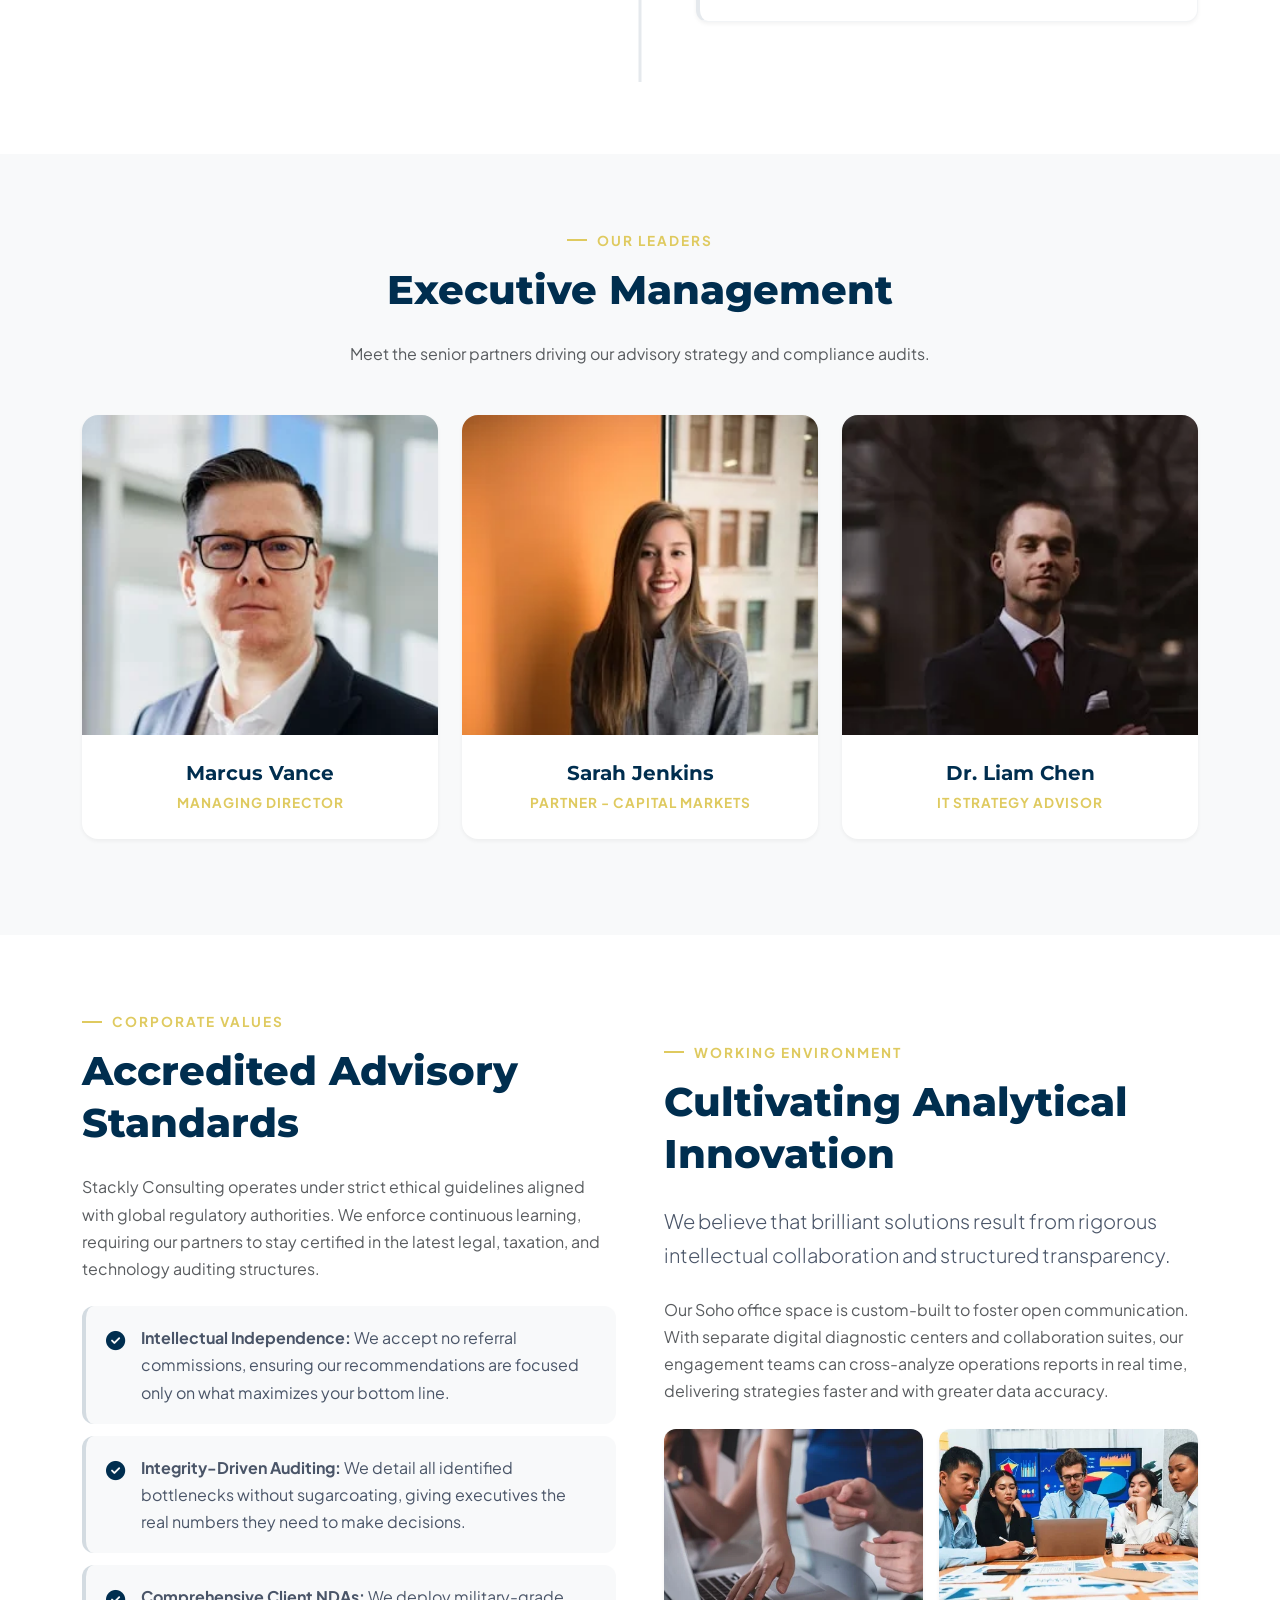
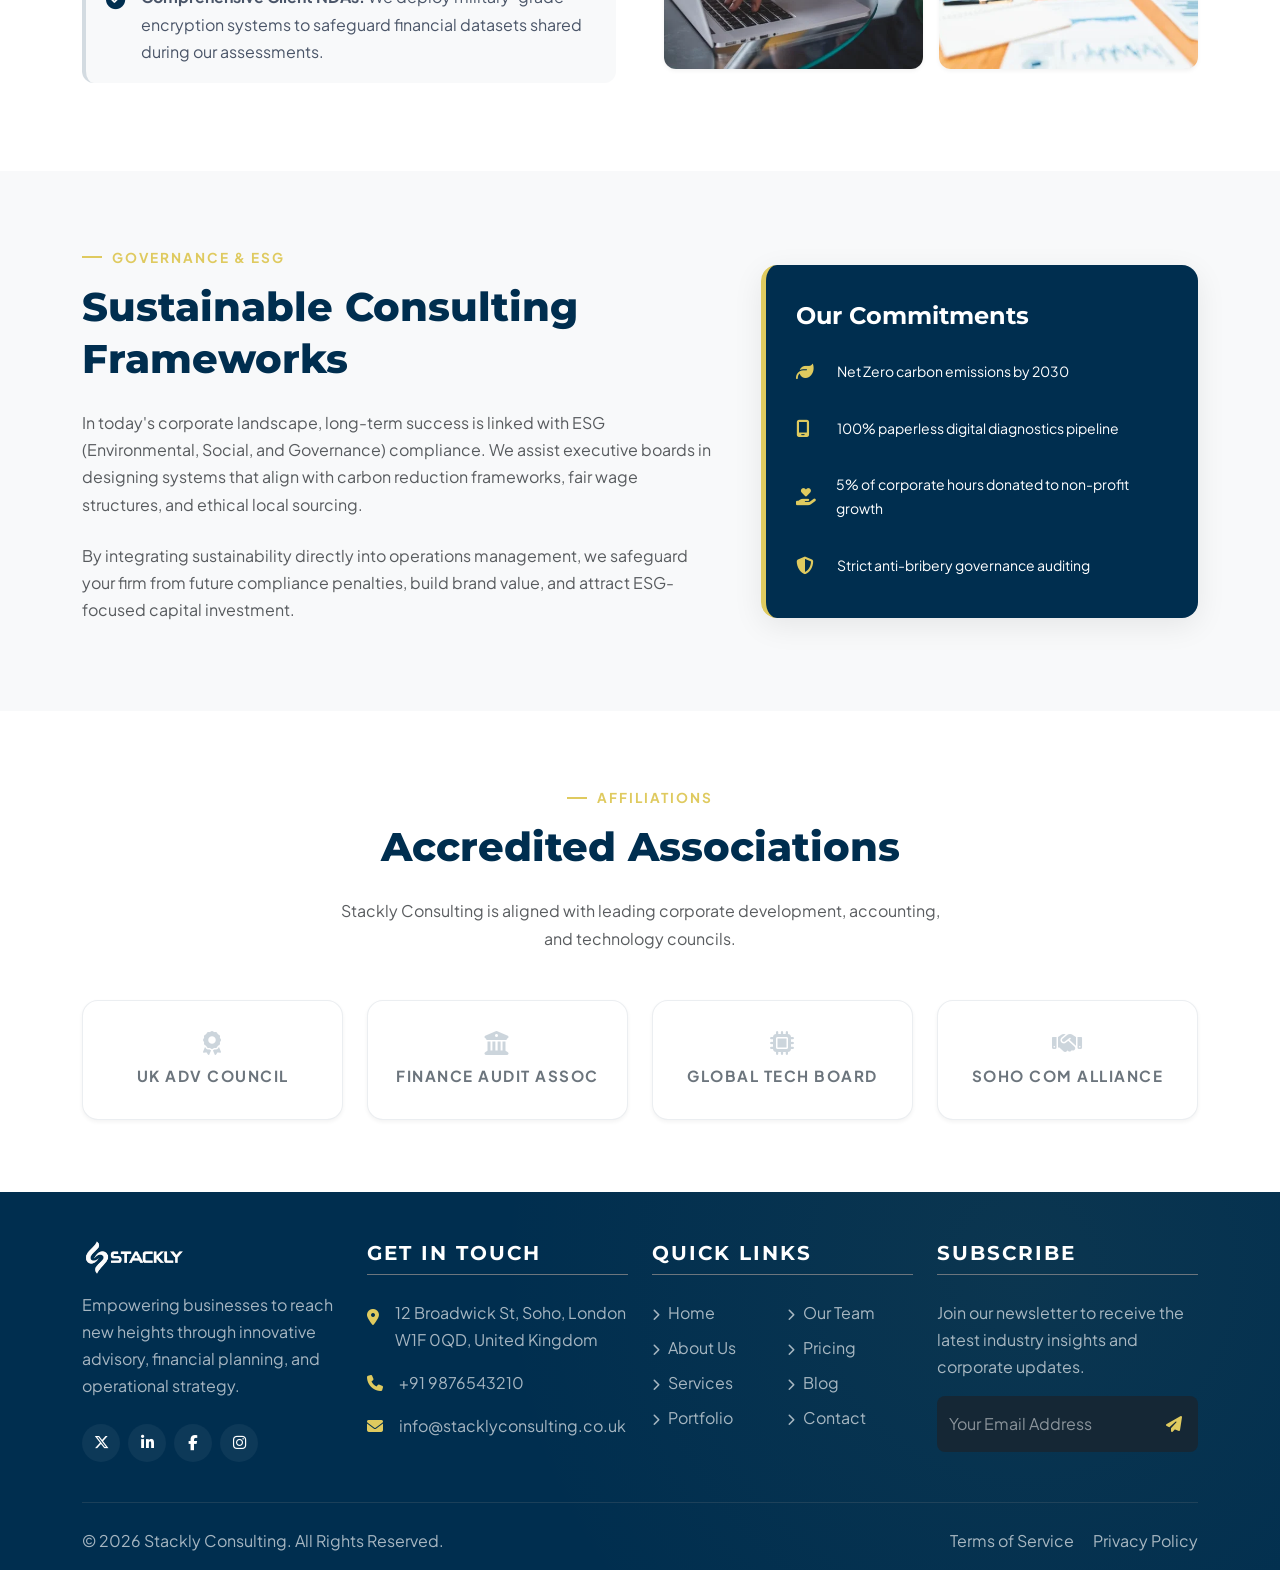
<file: pages/about.html>
<!doctype html>
<html lang="en">
  <head>
    <meta charset="UTF-8" />
    <meta name="viewport" content="width=device-width, initial-scale=1.0" />
    <title>About Us | Stackly Consulting</title>
    <!-- Favicon -->
    <link
      rel="shortcut icon"
      href="../assets/images/logoStackly.webp"
      type="image/webp"
    />
    <!-- Bootstrap 5.3 CSS -->
    <link
      href="https://cdn.jsdelivr.net/npm/bootstrap@5.3.0/dist/css/bootstrap.min.css"
      rel="stylesheet"
    />
    <!-- FontAwesome 6.6.0 -->
    <link
      href="https://cdnjs.cloudflare.com/ajax/libs/font-awesome/6.6.0/css/all.min.css"
      rel="stylesheet"
    />
    <!-- Styles CSS -->
    <link href="../assets/css/styles.css" rel="stylesheet" />
    <link href="../assets/css/about.css" rel="stylesheet" />
  </head>
  <body>
    <!-- 1. HEADER SECTION (Navbar adjusted for pages folder) -->
    <div id="header-placeholder"></div>

    <!-- 2. COMMON BANNER & BREADCRUMBS SECTION -->
    <section
      class="page-banner"
      style="
        background-image: url(&quot;../assets/images/about/about-banner-image.webp&quot;);
      "
    >
      <div class="container">
        <div class="page-banner-content text-white">
          <span class="section-subtitle">About Our Firm</span>
          <h1>Corporate History & Vision</h1>
          <p>
            Stackly Consulting is a premium advisory agency based in Soho,
            London, helping companies design sustainable growth models since
            2012.
          </p>
          <nav aria-label="breadcrumb">
            <ol class="breadcrumb">
              <li class="breadcrumb-item"><a href="../index.html">Home</a></li>
              <li class="breadcrumb-item active" aria-current="page">
                About Us
              </li>
            </ol>
          </nav>
        </div>
      </div>
    </section>

    <!-- 3. COMPANY HISTORY & OVERVIEW -->
    <section class="py-5 bg-white">
      <div class="container py-4">
        <div class="row align-items-center g-5">
          <div class="col-lg-6">
            <span class="section-subtitle">Our Heritage</span>
            <h2 class="section-title text-dark-blue">
              Steering Corporate Growth Since 2012
            </h2>
            <p class="lead mb-4">
              Founded with the single vision of offering enterprise-level
              analytical strategy to growing corporations, Stackly Consulting
              has emerged as a premier UK business partner.
            </p>
            <p class="text-muted mb-4">
              We began as a boutique operations consultancy in Central London.
              Over the years, we expanded our capacity to encompass complex
              financial structures, cross-border compliance auditing, and
              cloud-driven digital infrastructure consulting. Today, we manage
              portfolios for Fortune 500 firms and mid-sized conglomerates
              across Europe and North America.
            </p>
            <p class="text-muted">
              Our focus remains on delivering verifiable outcomes. We measure
              success strictly through operating margins, asset yields, and
              market capitalization gains achieved by our client networks.
            </p>
            <div class="row g-3 mt-4">
              <div class="col-4">
                <div class="history-stat-card">
                  <h3 class="stat-number">2012</h3>
                  <p class="stat-label">Founded</p>
                </div>
              </div>
              <div class="col-4">
                <div class="history-stat-card">
                  <h3 class="stat-number">
                    <span class="counter-value" data-target="300">0</span>+
                  </h3>
                  <p class="stat-label">Projects Completed</p>
                </div>
              </div>
              <div class="col-4">
                <div class="history-stat-card">
                  <h3 class="stat-number">
                    <span class="counter-value" data-target="100">0</span>%
                  </h3>
                  <p class="stat-label">Success Rate</p>
                </div>
              </div>
            </div>
          </div>
          <div class="col-lg-6">
            <div class="history-img-box">
              <img
                src="../assets/images/about/about-history-img-box.webp"
                alt="Executive corporate meeting history overview"
                class="img-fluid rounded-4"
              />
            </div>
          </div>
        </div>
      </div>
    </section>

    <!-- 4. MISSION, VISION, & VALUES CARDS -->
    <section class="py-5 bg-light-custom">
      <div class="container py-4">
        <div class="text-center mb-5">
          <span class="section-subtitle justify-content-center"
            >Core Pillars</span
          >
          <h2 class="section-title text-dark-blue">What Drives Our Work</h2>
          <p class="mx-auto text-muted" style="max-width: 600px">
            Our values guide our consulting interactions and define our
            operational protocols.
          </p>
        </div>
        <div class="row g-4">
          <div class="col-md-4 d-flex">
            <div class="value-card">
              <div class="icon-box"><i class="fa-solid fa-bullseye"></i></div>
              <h4>Our Mission</h4>
              <p class="text-muted fs-sm">
                To supply executive boards with clear, data-grounded options
                that resolve structural inefficiencies, protect capital, and
                accelerate corporate growth.
              </p>
            </div>
          </div>
          <div class="col-md-4 d-flex">
            <div class="value-card">
              <div class="icon-box"><i class="fa-solid fa-eye"></i></div>
              <h4>Our Vision</h4>
              <p class="text-muted fs-sm">
                To be recognized globally as the most trusted business advisory
                firm, renowned for ethical governance, high-tech insights, and
                client return on investment.
              </p>
            </div>
          </div>
          <div class="col-md-4 d-flex">
            <div class="value-card">
              <div class="icon-box">
                <i class="fa-solid fa-handshake-simple"></i>
              </div>
              <h4>Core Values</h4>
              <p class="text-muted fs-sm">
                Integrity in ledger assessment, accountability in strategy
                recommendations, and unmatched dedication to client security and
                NDAs.
              </p>
            </div>
          </div>
        </div>
      </div>
    </section>

    <!-- 5. CORPORATE MILESTONES TIMELINE -->
    <section class="py-5 bg-white">
      <div class="container py-4">
        <div class="text-center mb-5">
          <span class="section-subtitle justify-content-center"
            >Historical Timeline</span
          >
          <h2 class="section-title text-dark-blue">
            A Legacy of Value Creation
          </h2>
          <p class="mx-auto text-muted" style="max-width: 600px">
            Explore the key moments that marked our evolution into a premium
            consulting leader.
          </p>
        </div>
        <div class="milestones-timeline">
          <div class="timeline-item">
            <div class="marker"></div>
            <div class="timeline-content">
              <div class="year">2012</div>
              <h5>Firm Incorporated in Soho, London</h5>
              <p class="text-muted fs-sm">
                Stackly Consulting is registered, focusing initially on SME
                operations management and local financial logistics.
              </p>
            </div>
          </div>
          <div class="timeline-item">
            <div class="marker"></div>
            <div class="timeline-content">
              <div class="year">2016</div>
              <h5>European Integration Strategy Launch</h5>
              <p class="text-muted fs-sm">
                Opening auxiliary channels in Germany and France to coordinate
                cross-border corporate mergers and compliance.
              </p>
            </div>
          </div>
          <div class="timeline-item">
            <div class="marker"></div>
            <div class="timeline-content">
              <div class="year">2020</div>
              <h5>Digital Transformation Consulting</h5>
              <p class="text-muted fs-sm">
                Establishing our IT advisory branch, helping legacy networks
                transition to modern cloud environments and secure data centers.
              </p>
            </div>
          </div>
          <div class="timeline-item">
            <div class="marker"></div>
            <div class="timeline-content">
              <div class="year">2025</div>
              <h5>Accredited Corporate Leader Designation</h5>
              <p class="text-muted fs-sm">
                Commemorating 300+ successful projects and named as a top UK
                mid-market strategic consulting firm.
              </p>
            </div>
          </div>
        </div>
      </div>
    </section>

    <!-- 6. EXECUTIVE BOARD & LEADERSHIP -->
    <section class="py-5 bg-light-custom">
      <div class="container py-4">
        <div class="text-center mb-5">
          <span class="section-subtitle justify-content-center"
            >Our Leaders</span
          >
          <h2 class="section-title text-dark-blue">Executive Management</h2>
          <p class="mx-auto text-muted" style="max-width: 600px">
            Meet the senior partners driving our advisory strategy and
            compliance audits.
          </p>
        </div>
        <div class="row g-4">
          <div class="col-lg-4 col-md-6">
            <div class="team-card">
              <div class="img-wrapper">
                <img
                  src="../assets/images/home/home-team-card-1.webp"
                  alt="Marcus Vance Managing Director"
                />
                <div class="team-socials">
                  <a href="#"><i class="fa-brands fa-x-twitter"></i></a>
                  <a href="#"><i class="fa-brands fa-linkedin-in"></i></a>
                </div>
              </div>
              <div class="info">
                <h4>Marcus Vance</h4>
                <p>Managing Director</p>
              </div>
            </div>
          </div>
          <div class="col-lg-4 col-md-6">
            <div class="team-card">
              <div class="img-wrapper">
                <img
                  src="../assets/images/home/home-team-card-2.webp"
                  alt="Sarah Jenkins Financial Advisor"
                />
                <div class="team-socials">
                  <a href="#"><i class="fa-brands fa-x-twitter"></i></a>
                  <a href="#"><i class="fa-brands fa-linkedin-in"></i></a>
                </div>
              </div>
              <div class="info">
                <h4>Sarah Jenkins</h4>
                <p>Partner - Capital Markets</p>
              </div>
            </div>
          </div>
          <div class="col-lg-4 col-md-6 offset-md-3 offset-lg-0">
            <div class="team-card">
              <div class="img-wrapper">
                <img
                  src="../assets/images/home/home-team-card-3.webp"
                  alt="Dr. Liam Chen IT Advisor"
                />
                <div class="team-socials">
                  <a href="#"><i class="fa-brands fa-x-twitter"></i></a>
                  <a href="#"><i class="fa-brands fa-linkedin-in"></i></a>
                </div>
              </div>
              <div class="info">
                <h4>Dr. Liam Chen</h4>
                <p>IT Strategy Advisor</p>
              </div>
            </div>
          </div>
        </div>
      </div>
    </section>

    <!-- 7. OUR CULTURE & WORKPLACE -->
    <section class="py-5 bg-white">
      <div class="container py-4">
        <div class="row align-items-center g-5">
          <div class="col-lg-6 order-lg-2">
            <span class="section-subtitle">Working Environment</span>
            <h2 class="section-title text-dark-blue">
              Cultivating Analytical Innovation
            </h2>
            <p class="lead mb-4">
              We believe that brilliant solutions result from rigorous
              intellectual collaboration and structured transparency.
            </p>
            <p class="text-muted mb-4">
              Our Soho office space is custom-built to foster open
              communication. With separate digital diagnostic centers and
              collaboration suites, our engagement teams can cross-analyze
              operations reports in real time, delivering strategies faster and
              with greater data accuracy.
            </p>
            <div class="row g-3">
              <div class="col-6">
                <div class="culture-img">
                  <img
                    src="../assets/images/about/about-culture-img-1.webp"
                    alt="Collaborative corporate strategy workspace"
                    class="img-fluid"
                  />
                  <div class="culture-img-tag">Collaboration Suites</div>
                </div>
              </div>
              <div class="col-6">
                <div class="culture-img">
                  <img
                    src="../assets/images/about/about-culture-img-2.webp"
                    alt="Team analyzing statistics reports"
                    class="img-fluid"
                  />
                  <div class="culture-img-tag">Diagnostic Centers</div>
                </div>
              </div>
            </div>
          </div>
          <div class="col-lg-6 order-lg-1">
            <span class="section-subtitle">Corporate Values</span>
            <h2 class="section-title text-dark-blue">
              Accredited Advisory Standards
            </h2>
            <p class="text-muted mb-4">
              Stackly Consulting operates under strict ethical guidelines
              aligned with global regulatory authorities. We enforce continuous
              learning, requiring our partners to stay certified in the latest
              legal, taxation, and technology auditing structures.
            </p>
            <ul class="list-unstyled culture-list">
              <li class="culture-list-item d-flex align-items-start">
                <span class="icon-wrapper me-3"
                  ><i class="fa-solid fa-circle-check"></i
                ></span>
                <span
                  ><strong>Intellectual Independence:</strong> We accept no
                  referral commissions, ensuring our recommendations are focused
                  only on what maximizes your bottom line.</span
                >
              </li>
              <li class="culture-list-item d-flex align-items-start">
                <span class="icon-wrapper me-3"
                  ><i class="fa-solid fa-circle-check"></i
                ></span>
                <span
                  ><strong>Integrity-Driven Auditing:</strong> We detail all
                  identified bottlenecks without sugarcoating, giving executives
                  the real numbers they need to make decisions.</span
                >
              </li>
              <li class="culture-list-item d-flex align-items-start">
                <span class="icon-wrapper me-3"
                  ><i class="fa-solid fa-circle-check"></i
                ></span>
                <span
                  ><strong>Comprehensive Client NDAs:</strong> We deploy
                  military-grade encryption systems to safeguard financial
                  datasets shared during our assessments.</span
                >
              </li>
            </ul>
          </div>
        </div>
      </div>
    </section>

    <!-- 8. ESG & CORPORATE RESPONSIBILITY -->
    <section class="py-5 bg-light-custom">
      <div class="container py-4">
        <div class="row align-items-center g-5">
          <div class="col-lg-7">
            <span class="section-subtitle">Governance & ESG</span>
            <h2 class="section-title text-dark-blue">
              Sustainable Consulting Frameworks
            </h2>
            <p class="text-muted mb-4">
              In today's corporate landscape, long-term success is linked with
              ESG (Environmental, Social, and Governance) compliance. We assist
              executive boards in designing systems that align with carbon
              reduction frameworks, fair wage structures, and ethical local
              sourcing.
            </p>
            <p class="text-muted">
              By integrating sustainability directly into operations management,
              we safeguard your firm from future compliance penalties, build
              brand value, and attract ESG-focused capital investment.
            </p>
          </div>
          <div class="col-lg-5">
            <div class="esg-commitments-card text-white">
              <h4 class="text-white mb-4">Our Commitments</h4>
              <ul class="list-unstyled fs-sm mb-0">
                <li class="mb-2">
                  <i class="fa-solid fa-leaf text-gold me-3"></i>
                  <span>Net Zero carbon emissions by 2030</span>
                </li>
                <li class="mb-2">
                  <i class="fa-solid fa-mobile-screen text-gold me-3"></i>
                  <span>100% paperless digital diagnostics pipeline</span>
                </li>
                <li class="mb-2">
                  <i class="fa-solid fa-hand-holding-heart text-gold me-3"></i>
                  <span
                    >5% of corporate hours donated to non-profit growth</span
                  >
                </li>
                <li class="d-flex align-items-center">
                  <i class="fa-solid fa-shield-halved text-gold me-3"></i>
                  <span>Strict anti-bribery governance auditing</span>
                </li>
              </ul>
            </div>
          </div>
        </div>
      </div>
    </section>

    <!-- 9. GLOBAL ACCREDITATIONS & PARTNERS -->
    <section class="py-5 bg-white">
      <div class="container py-4">
        <div class="text-center mb-5">
          <span class="section-subtitle justify-content-center"
            >Affiliations</span
          >
          <h2 class="section-title text-dark-blue">Accredited Associations</h2>
          <p class="mx-auto text-muted" style="max-width: 600px">
            Stackly Consulting is aligned with leading corporate development,
            accounting, and technology councils.
          </p>
        </div>
        <div class="row g-4">
          <div class="col-md-3 col-6">
            <div class="partner-logo-box d-flex flex-column gap-2">
              <i class="fa-solid fa-award partner-icon"></i>
              <span>UK ADV COUNCIL</span>
            </div>
          </div>
          <div class="col-md-3 col-6">
            <div class="partner-logo-box d-flex flex-column gap-2">
              <i class="fa-solid fa-building-columns partner-icon"></i>
              <span>FINANCE AUDIT ASSOC</span>
            </div>
          </div>
          <div class="col-md-3 col-6">
            <div class="partner-logo-box d-flex flex-column gap-2">
              <i class="fa-solid fa-microchip partner-icon"></i>
              <span>GLOBAL TECH BOARD</span>
            </div>
          </div>
          <div class="col-md-3 col-6">
            <div class="partner-logo-box d-flex flex-column gap-2">
              <i class="fa-solid fa-handshake partner-icon"></i>
              <span>SOHO COM ALLIANCE</span>
            </div>
          </div>
        </div>
      </div>
    </section>

    <!-- 10. FOOTER SECTION -->
    <div id="footer-placeholder"></div>

    <!-- Bootstrap 5.3 Bundle JS -->
    <script src="https://cdn.jsdelivr.net/npm/bootstrap@5.3.0/dist/js/bootstrap.bundle.min.js"></script>
    <!-- Custom JS -->
    <script src="../assets/js/script.js"></script>
  </body>
</html>
</file>
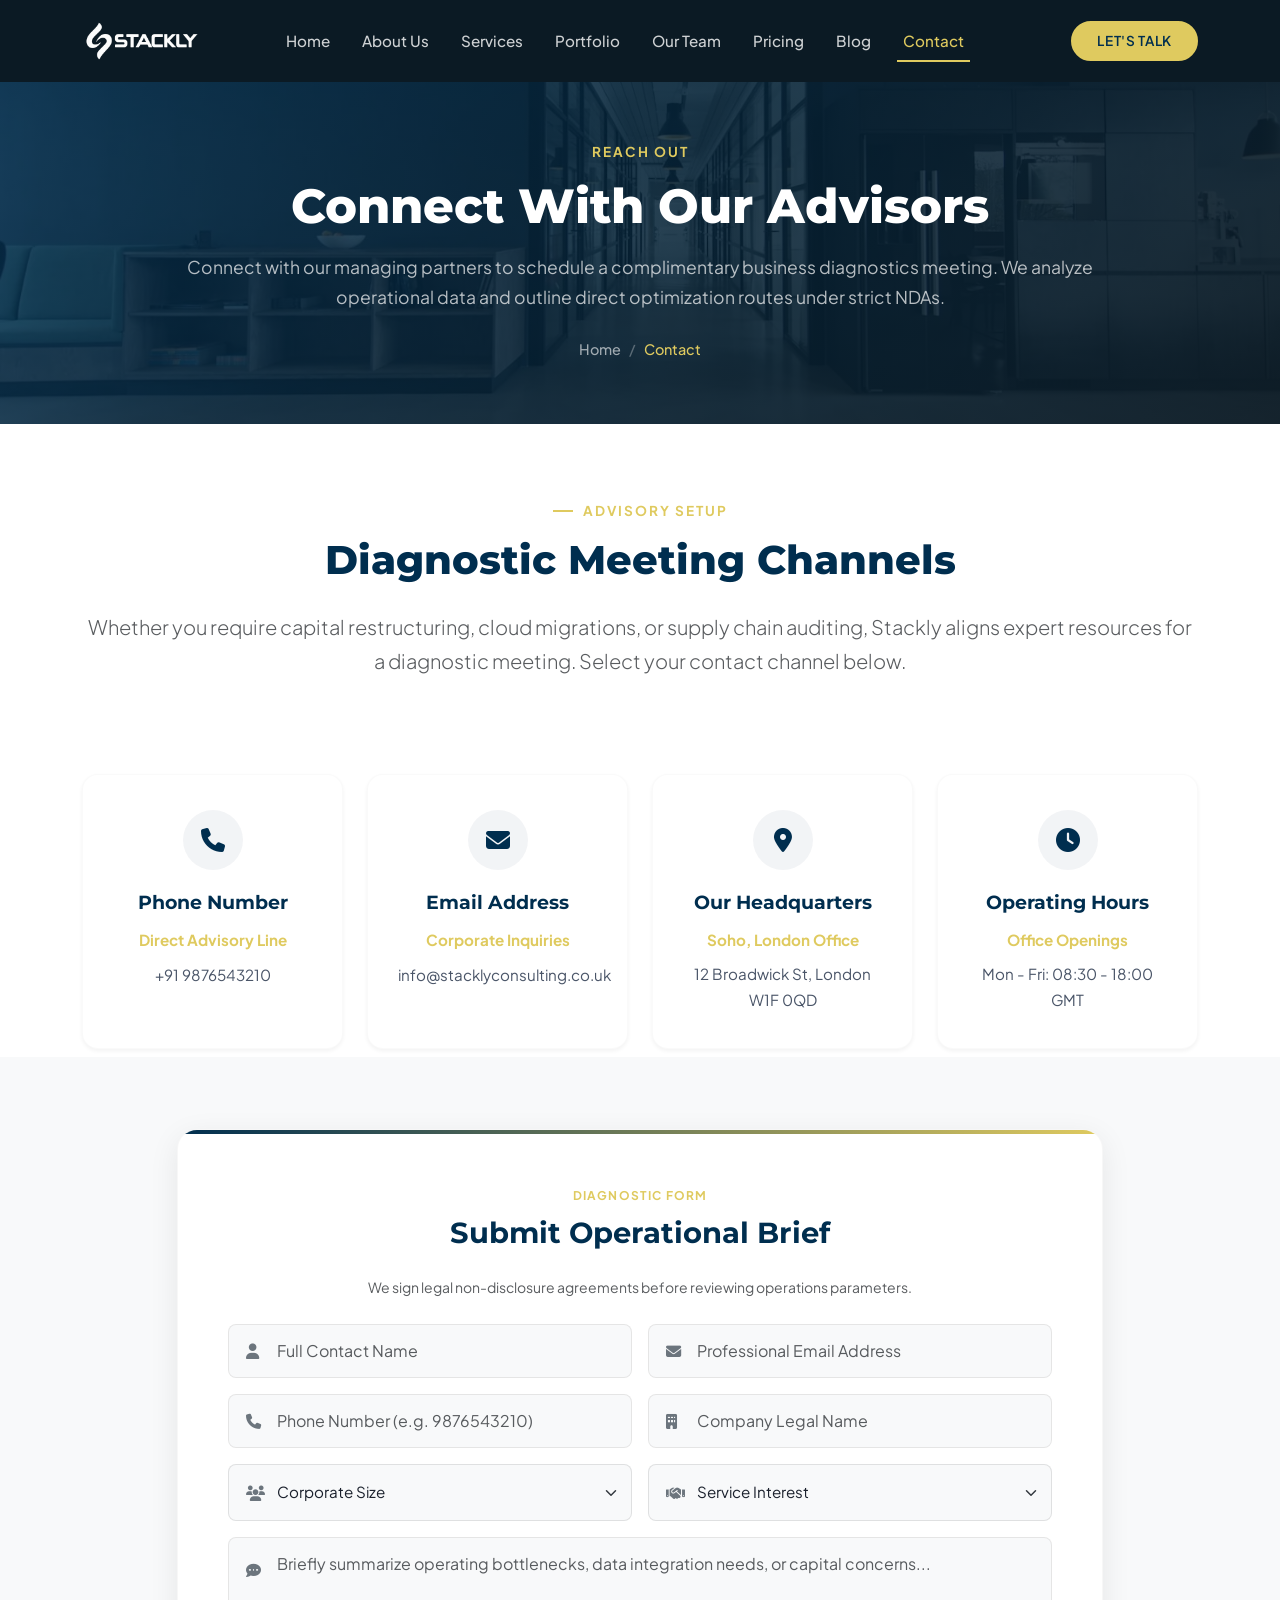
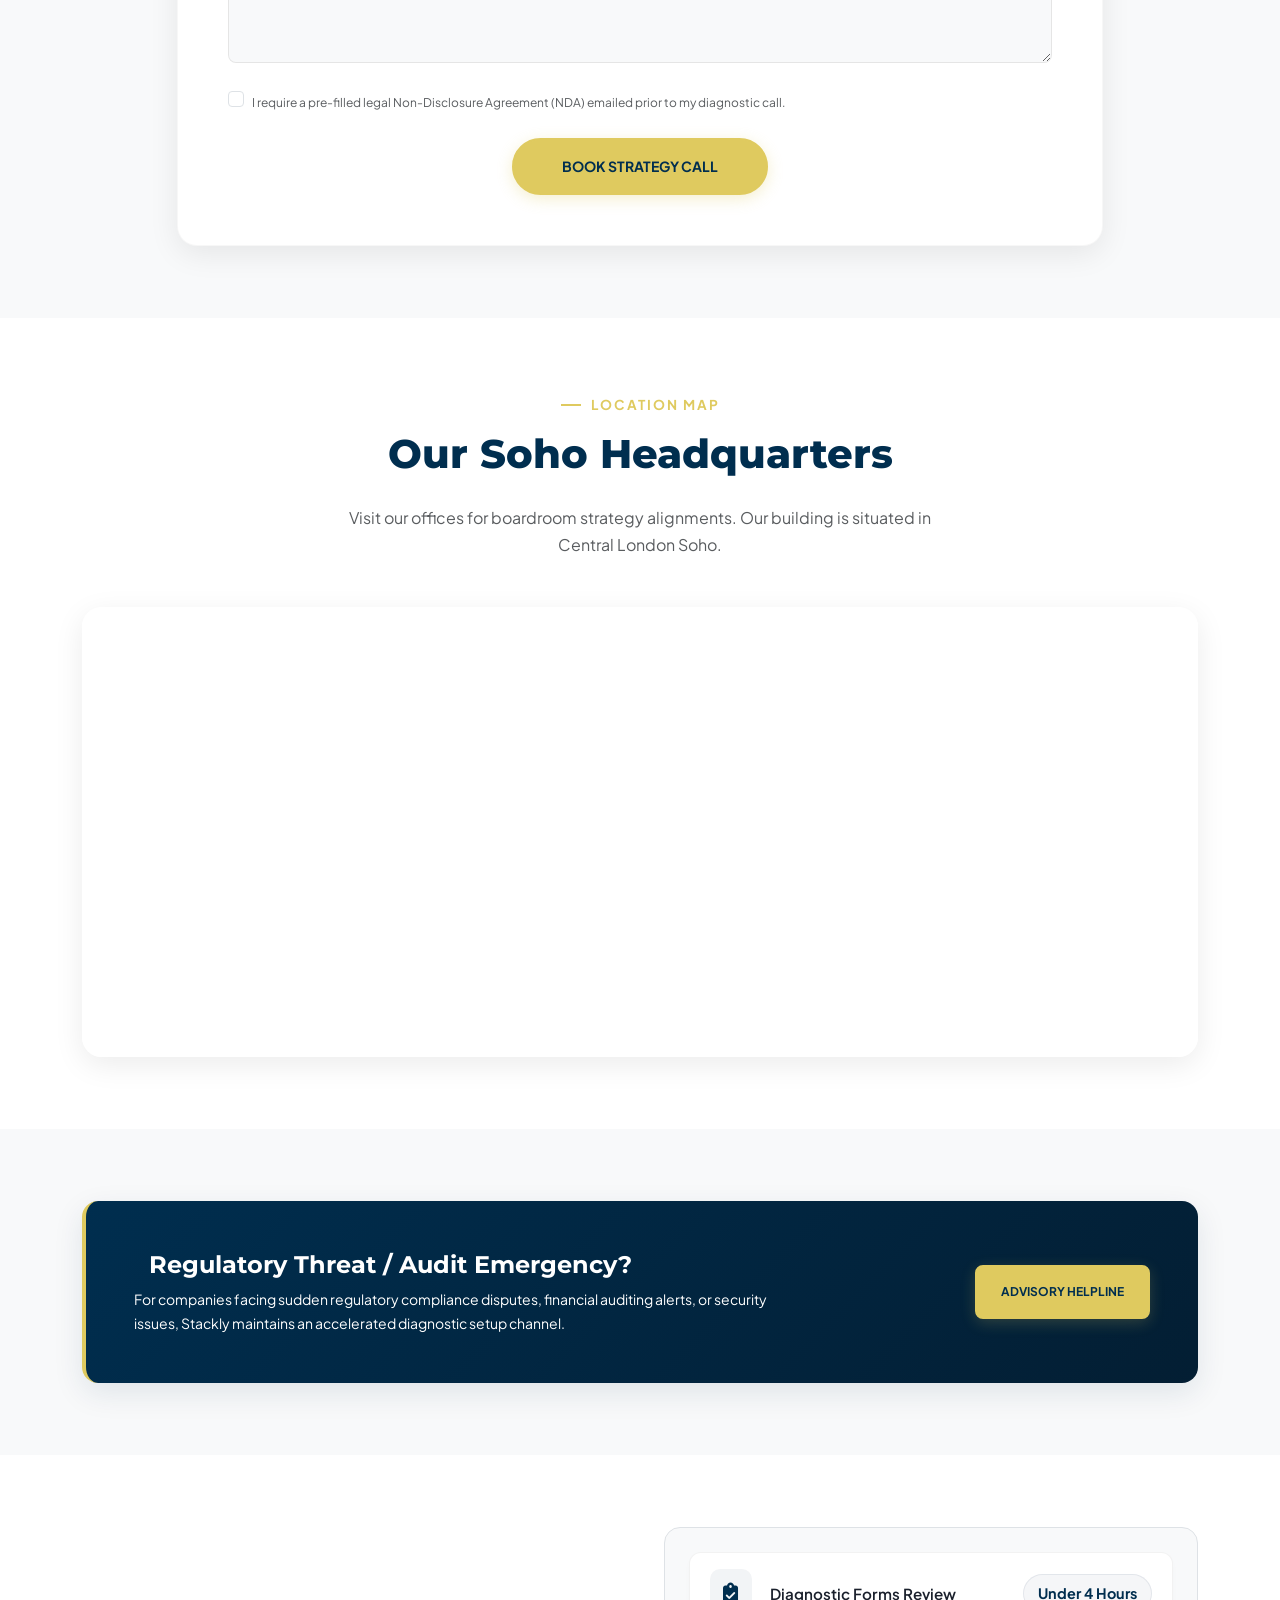
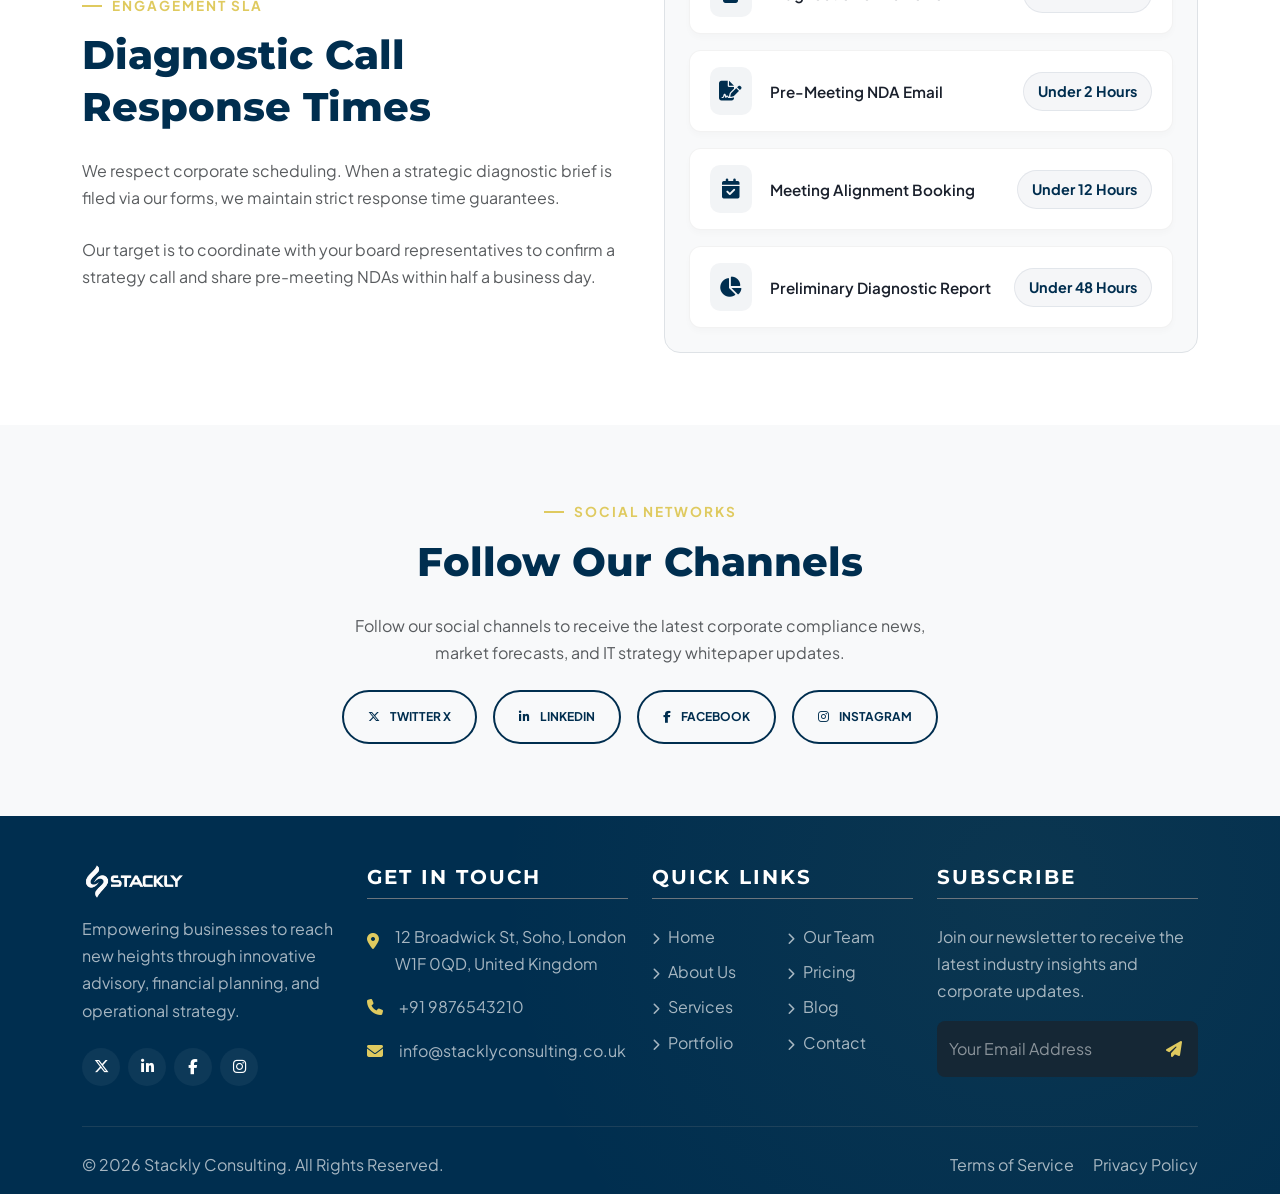
<file: pages/contact.html>
<!doctype html>
<html lang="en">
  <head>
    <meta charset="UTF-8" />
    <meta name="viewport" content="width=device-width, initial-scale=1.0" />
    <title>Contact Us | Stackly Consulting</title>
    <!-- Favicon -->
    <link
      rel="shortcut icon"
      href="../assets/images/logoStackly.webp"
      type="image/webp"
    />
    <!-- Bootstrap 5.3 CSS -->
    <link
      href="https://cdn.jsdelivr.net/npm/bootstrap@5.3.0/dist/css/bootstrap.min.css"
      rel="stylesheet"
    />
    <!-- FontAwesome 6.6.0 -->
    <link
      href="https://cdnjs.cloudflare.com/ajax/libs/font-awesome/6.6.0/css/all.min.css"
      rel="stylesheet"
    />
    <!-- Styles CSS -->
    <link href="../assets/css/styles.css" rel="stylesheet" />
    <link href="../assets/css/contact.css" rel="stylesheet" />
  </head>
  <body>
    <!-- 1. HEADER SECTION -->
    <div id="header-placeholder"></div>

    <!-- 2. COMMON BANNER & BREADCRUMBS SECTION -->
    <section
      class="page-banner"
      style="
        background-image: url(&quot;../assets/images/contact/contact-banner-image.webp&quot;);
      "
    >
      <div class="container">
        <div class="page-banner-content text-white">
          <span class="section-subtitle">Reach Out</span>
          <h1>Connect With Our Advisors</h1>
          <p>
            Connect with our managing partners to schedule a complimentary
            business diagnostics meeting. We analyze operational data and
            outline direct optimization routes under strict NDAs.
          </p>
          <nav aria-label="breadcrumb">
            <ol class="breadcrumb">
              <li class="breadcrumb-item"><a href="../index.html">Home</a></li>
              <li class="breadcrumb-item active" aria-current="page">
                Contact
              </li>
            </ol>
          </nav>
        </div>
      </div>
    </section>

    <!-- 3. INTRODUCTION SECTION -->
    <section class="py-5 bg-white">
      <div class="container py-4 text-center">
        <div class="max-800 mx-auto">
          <span class="section-subtitle justify-content-center"
            >Advisory Setup</span
          >
          <h2 class="section-title text-dark-blue">
            Diagnostic Meeting Channels
          </h2>
          <p class="lead text-muted">
            Whether you require capital restructuring, cloud migrations, or
            supply chain auditing, Stackly aligns expert resources for a
            diagnostic meeting. Select your contact channel below.
          </p>
        </div>
      </div>
    </section>

    <!-- 4. PRIMARY CONTACT INFO CARDS -->
    <section class="py-2 bg-white">
      <div class="container">
        <div class="row g-4">
          <!-- Phone -->
          <div class="col-lg-3 col-sm-6">
            <div class="contact-info-card">
              <div class="icon-box"><i class="fa-solid fa-phone"></i></div>
              <h5>Phone Number</h5>
              <p class="text-gold fw-bold mb-2">Direct Advisory Line</p>
              <a href="#" class="hover-gold">+91 9876543210</a>
            </div>
          </div>
          <!-- Email -->
          <div class="col-lg-3 col-sm-6">
            <div class="contact-info-card">
              <div class="icon-box"><i class="fa-solid fa-envelope"></i></div>
              <h5>Email Address</h5>
              <p class="text-gold fw-bold mb-2">Corporate Inquiries</p>
              <a href="#" class="hover-gold">info@stacklyconsulting.co.uk</a>
            </div>
          </div>
          <!-- Address -->
          <div class="col-lg-3 col-sm-6">
            <div class="contact-info-card">
              <div class="icon-box">
                <i class="fa-solid fa-location-dot"></i>
              </div>
              <h5>Our Headquarters</h5>
              <p class="text-gold fw-bold mb-2">Soho, London Office</p>
              <p class="fs-xs">12 Broadwick St, London W1F 0QD</p>
            </div>
          </div>
          <!-- Hours -->
          <div class="col-lg-3 col-sm-6">
            <div class="contact-info-card">
              <div class="icon-box"><i class="fa-solid fa-clock"></i></div>
              <h5>Operating Hours</h5>
              <p class="text-gold fw-bold mb-2">Office Openings</p>
              <p class="fs-xs">Mon - Fri: 08:30 - 18:00 GMT</p>
            </div>
          </div>
        </div>
      </div>
    </section>

    <!-- 5. DETAILED CONSULTATION REQUEST FORM -->
    <section class="py-5 bg-light-custom">
      <div class="container py-4">
        <div class="row">
          <div class="col-lg-10 mx-auto">
            <div class="contact-form-wrapper">
              <div class="text-center mb-4">
                <span
                  class="text-gold fw-bold text-uppercase tracking-wider fs-xs mb-2 d-inline-block"
                  >Diagnostic Form</span
                >
                <h3 class="fw-bold text-dark-blue">Submit Operational Brief</h3>
                <p class="text-muted fs-sm">
                  We sign legal non-disclosure agreements before reviewing
                  operations parameters.
                </p>
              </div>
              <form action="#" method="POST" data-redirect-404="true">
                <div class="row g-3 mb-3">
                  <div class="col-md-6">
                    <div class="input-group-custom">
                      <input
                        type="text"
                        class="form-control rounded-3"
                        id="briefContactName"
                        name="briefContactName"
                        placeholder="Full Contact Name"
                        data-type="fullname"
                        maxlength="16"
                        required
                      />
                      <span class="input-icon"
                        ><i class="fa-solid fa-user"></i
                      ></span>
                    </div>
                  </div>
                  <div class="col-md-6">
                    <div class="input-group-custom">
                      <input
                        type="email"
                        class="form-control rounded-3"
                        id="briefEmail"
                        name="briefEmail"
                        placeholder="Professional Email Address"
                        required
                      />
                      <span class="input-icon"
                        ><i class="fa-solid fa-envelope"></i
                      ></span>
                    </div>
                  </div>
                </div>
                <div class="row g-3 mb-3">
                  <div class="col-md-6">
                    <div class="input-group-custom">
                      <input
                        type="tel"
                        class="form-control rounded-3"
                        id="briefPhone"
                        name="briefPhone"
                        placeholder="Phone Number (e.g. 9876543210)"
                        data-type="phone"
                        minlength="10"
                        maxlength="10"
                        pattern="[0-9]{10}"
                        required
                      />
                      <span class="input-icon"
                        ><i class="fa-solid fa-phone"></i
                      ></span>
                    </div>
                  </div>
                  <div class="col-md-6">
                    <div class="input-group-custom">
                      <input
                        type="text"
                        class="form-control rounded-3"
                        id="briefCompany"
                        name="briefCompany"
                        placeholder="Company Legal Name"
                        required
                      />
                      <span class="input-icon"
                        ><i class="fa-solid fa-building"></i
                      ></span>
                    </div>
                  </div>
                </div>
                <div class="row g-3 mb-3">
                  <div class="col-md-6">
                    <div class="input-group-custom">
                      <select
                        class="form-select rounded-3 py-3"
                        id="briefCompanySize"
                        name="briefCompanySize"
                        style="font-size: 0.95rem"
                        required
                      >
                        <option value="" disabled selected>
                          Corporate Size
                        </option>
                        <option>SMB (1 - 49 Employees)</option>
                        <option>Mid-Market (50 - 249 Employees)</option>
                        <option>Enterprise (250+ Employees)</option>
                      </select>
                      <span class="input-icon"
                        ><i class="fa-solid fa-users"></i
                      ></span>
                    </div>
                  </div>
                  <div class="col-md-6">
                    <div class="input-group-custom">
                      <select
                        class="form-select rounded-3 py-3"
                        id="briefServiceInterest"
                        name="briefServiceInterest"
                        style="font-size: 0.95rem"
                        required
                      >
                        <option value="" disabled selected>
                          Service Interest
                        </option>
                        <option>Strategic Corporate Planning</option>
                        <option>Financial Restructuring</option>
                        <option>IT & Cloud Engineering</option>
                        <option>Operations Management</option>
                        <option>Compliance Risk Audits</option>
                      </select>
                      <span class="input-icon"
                        ><i class="fa-solid fa-handshake"></i
                      ></span>
                    </div>
                  </div>
                </div>
                <div class="mb-4">
                  <div class="input-group-custom">
                    <textarea
                      rows="4"
                      class="form-control rounded-3"
                      id="briefSummary"
                      name="briefSummary"
                      placeholder="Briefly summarize operating bottlenecks, data integration needs, or capital concerns..."
                      required
                    ></textarea>
                    <span class="input-icon"
                      ><i class="fa-solid fa-comment-dots"></i
                    ></span>
                  </div>
                </div>
                <div class="form-check mb-4">
                  <input
                    class="form-check-input"
                    type="checkbox"
                    id="ndaCheck"
                    required
                  />
                  <label
                    class="form-check-label fs-xs text-muted"
                    for="ndaCheck"
                  >
                    I require a pre-filled legal Non-Disclosure Agreement (NDA)
                    emailed prior to my diagnostic call.
                  </label>
                </div>
                <div class="text-center">
                  <button
                    type="submit"
                    class="btn btn-gold px-5 py-3 rounded-pill fw-bold text-uppercase fs-sm"
                  >
                    Book Strategy Call
                  </button>
                </div>
              </form>
            </div>
          </div>
        </div>
      </div>
    </section>

    <!-- 6. CORPORATE HEAD OFFICE MAP -->
    <section class="py-5 bg-white">
      <div class="container py-4">
        <div class="text-center mb-5">
          <span class="section-subtitle justify-content-center"
            >Location Map</span
          >
          <h2 class="section-title text-dark-blue">Our Soho Headquarters</h2>
          <p class="mx-auto text-muted" style="max-width: 600px">
            Visit our offices for boardroom strategy alignments. Our building is
            situated in Central London Soho.
          </p>
        </div>
        <div class="map-container">
          <iframe
            src="https://www.google.com/maps/embed?pb=!1m18!1m12!1m3!1d2482.9774616223403!2d-0.1384022842297624!3d51.51362897963666!2m3!1f0!2f0!3f0!3m2!1i1024!2i768!4f13.1!3m3!1m2!1s0x487604d49d97a9d3%3A0xe67be25902187f54!2s12%20Broadwick%20St%2C%20London%20W1F%200QD%2C%20UK!5e0!3m2!1sen!2sin!4v1716000000000!5m2!1sen!2sin"
            allowfullscreen=""
            loading="lazy"
            referrerpolicy="no-referrer-when-downgrade"
          ></iframe>
        </div>
      </div>
    </section>

    <!-- 7. EMERGENCY HOTLINE -->
    <section class="py-5 bg-light-custom">
      <div class="container py-4">
        <div
          class="p-5 bg-dark-blue text-white rounded-4 border-start border-gold border-4 emergency-hotline-banner"
        >
          <div class="row align-items-center g-4">
            <div class="col-lg-8">
              <h4 class="text-white fw-bold mb-2">
                <i class="fa-solid fa-bell-exclamation text-gold me-2"></i>
                Regulatory Threat / Audit Emergency?
              </h4>
              <p class="fs-sm mb-0">
                For companies facing sudden regulatory compliance disputes,
                financial auditing alerts, or security issues, Stackly maintains
                an accelerated diagnostic setup channel.
              </p>
            </div>
            <div class="col-lg-4 text-lg-end">
              <a
                href="#"
                class="btn btn-gold py-3 px-4 rounded-3 fw-bold text-uppercase fs-xs"
                >Advisory Helpline</a
              >
            </div>
          </div>
        </div>
      </div>
    </section>

    <!-- 8. CONSULTING SLA GUARANTEES -->
    <section class="py-5 bg-white">
      <div class="container py-4">
        <div class="row align-items-center g-5">
          <div class="col-lg-6">
            <span class="section-subtitle">Engagement SLA</span>
            <h2 class="section-title text-dark-blue">
              Diagnostic Call Response Times
            </h2>
            <p class="text-muted mb-4">
              We respect corporate scheduling. When a strategic diagnostic brief
              is filed via our forms, we maintain strict response time
              guarantees.
            </p>
            <p class="text-muted mb-0">
              Our target is to coordinate with your board representatives to
              confirm a strategy call and share pre-meeting NDAs within half a
              business day.
            </p>
          </div>
          <div class="col-lg-6">
            <div class="sla-card-wrapper p-4 bg-light-custom rounded-4 border">
              <div class="sla-item">
                <div class="sla-icon">
                  <i class="fa-solid fa-clipboard-check"></i>
                </div>
                <div class="sla-content">
                  <span class="sla-title">Diagnostic Forms Review</span>
                  <span class="sla-time">Under 4 Hours</span>
                </div>
              </div>
              <div class="sla-item">
                <div class="sla-icon">
                  <i class="fa-solid fa-file-signature"></i>
                </div>
                <div class="sla-content">
                  <span class="sla-title">Pre-Meeting NDA Email</span>
                  <span class="sla-time">Under 2 Hours</span>
                </div>
              </div>
              <div class="sla-item">
                <div class="sla-icon">
                  <i class="fa-solid fa-calendar-check"></i>
                </div>
                <div class="sla-content">
                  <span class="sla-title">Meeting Alignment Booking</span>
                  <span class="sla-time">Under 12 Hours</span>
                </div>
              </div>
              <div class="sla-item">
                <div class="sla-icon">
                  <i class="fa-solid fa-chart-pie"></i>
                </div>
                <div class="sla-content">
                  <span class="sla-title">Preliminary Diagnostic Report</span>
                  <span class="sla-time">Under 48 Hours</span>
                </div>
              </div>
            </div>
          </div>
        </div>
      </div>
    </section>

    <!-- 9. SOCIAL MEDIA CONNECT SECTION -->
    <section class="py-5 bg-light-custom">
      <div class="container py-4 text-center">
        <span class="section-subtitle justify-content-center"
          >Social Networks</span
        >
        <h2 class="section-title text-dark-blue">Follow Our Channels</h2>
        <p class="mx-auto text-muted mb-4" style="max-width: 600px">
          Follow our social channels to receive the latest corporate compliance
          news, market forecasts, and IT strategy whitepaper updates.
        </p>
        <div class="d-flex justify-content-center gap-3 flex-wrap">
          <a
            href="#"
            class="btn btn-outline-blue px-4 py-3 rounded-pill fw-bold text-uppercase fs-xs"
            ><i class="fa-brands fa-x-twitter me-2"></i> Twitter X</a
          >
          <a
            href="#"
            class="btn btn-outline-blue px-4 py-3 rounded-pill fw-bold text-uppercase fs-xs"
            ><i class="fa-brands fa-linkedin-in me-2"></i> LinkedIn</a
          >
          <a
            href="#"
            class="btn btn-outline-blue px-4 py-3 rounded-pill fw-bold text-uppercase fs-xs"
            ><i class="fa-brands fa-facebook-f me-2"></i> Facebook</a
          >
          <a
            href="#"
            class="btn btn-outline-blue px-4 py-3 rounded-pill fw-bold text-uppercase fs-xs"
            ><i class="fa-brands fa-instagram me-2"></i> Instagram</a
          >
        </div>
      </div>
    </section>

    <!-- 10. FOOTER SECTION -->
    <div id="footer-placeholder"></div>

    <!-- Bootstrap 5.3 Bundle JS -->
    <script src="https://cdn.jsdelivr.net/npm/bootstrap@5.3.0/dist/js/bootstrap.bundle.min.js"></script>
    <!-- Custom JS -->
    <script src="../assets/js/script.js"></script>
  </body>
</html>
</file>
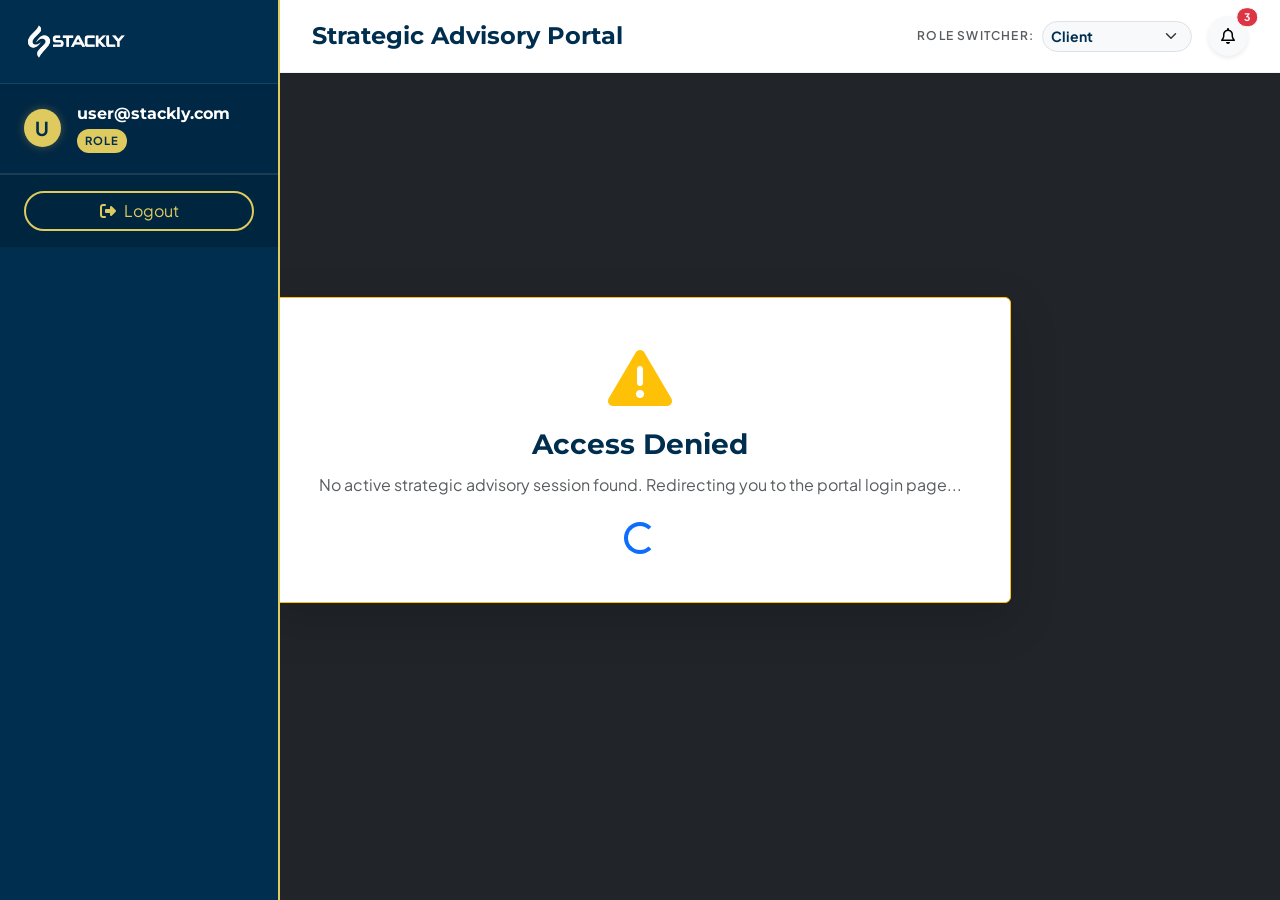
<file: pages/dashboard.html>
<!doctype html>
<html lang="en">
  <head>
    <meta charset="UTF-8" />
    <meta name="viewport" content="width=device-width, initial-scale=1.0" />
    <title>Executive Advisory Dashboard | Stackly Consulting</title>
    <!-- Favicon -->
    <link
      rel="shortcut icon"
      href="../assets/images/logoStackly.webp"
      type="image/webp"
    />
    <!-- Bootstrap 5.3 CSS -->
    <link
      href="https://cdn.jsdelivr.net/npm/bootstrap@5.3.0/dist/css/bootstrap.min.css"
      rel="stylesheet"
    />
    <!-- FontAwesome 6.6.0 -->
    <link
      href="https://cdnjs.cloudflare.com/ajax/libs/font-awesome/6.6.0/css/all.min.css"
      rel="stylesheet"
    />
    <!-- Style CSS -->
    <link href="../assets/css/styles.css" rel="stylesheet" />
    <!-- Dashboard CSS -->
    <link href="../assets/css/dashboard.css" rel="stylesheet" />
  </head>
  <body class="dashboard-body">
    <!-- Unauthenticated Redirect Overlay -->
    <div
      id="authRedirectOverlay"
      class="position-fixed top-0 start-0 w-100 h-100 bg-dark d-flex align-items-center justify-content-center z-3 d-none"
    >
      <div class="card p-5 text-center shadow-lg border-warning max-width-500">
        <i class="fa-solid fa-triangle-exclamation fa-4x text-warning mb-3"></i>
        <h3 class="fw-bold text-dark-blue">Access Denied</h3>
        <p class="text-muted">
          No active strategic advisory session found. Redirecting you to the
          portal login page...
        </p>
        <div
          class="spinner-border text-primary mx-auto mt-2"
          role="status"
        ></div>
      </div>
    </div>

    <!-- MAIN DASHBOARD WRAPPER -->
    <div class="dashboard-wrapper">
      <!-- COLLAPSIBLE SIDEBAR -->
      <aside class="dashboard-sidebar" id="sidebar">
        <!-- Sidebar Header -->
        <div class="sidebar-header">
          <div class="d-flex align-items-center">
            <a href="../index.html">
              <img
                src="../assets/images/logoStackly.webp"
                alt="Stackly Consulting"
                class="sidebar-logo"
              />
            </a>
          </div>
          <button class="btn text-white d-lg-none p-0" id="sidebarCloseBtn">
            <i class="fa-solid fa-xmark fa-lg"></i>
          </button>
        </div>

        <!-- User Brief Profile -->
        <div class="sidebar-user-profile text-center text-lg-start">
          <div class="d-flex flex-column flex-lg-row align-items-center gap-3">
            <div class="user-avatar-circle" id="profileAvatarLetter">U</div>
            <div class="overflow-hidden w-100">
              <h6
                class="text-white mb-0 text-truncate text-center text-lg-start"
                id="profileUserEmail"
              >
                user@stackly.com
              </h6>
              <span
                class="user-role-badge mt-1 d-inline-block"
                id="profileUserBadge"
                >Role</span
              >
            </div>
          </div>
        </div>

        <!-- DYNAMIC SIDEBAR MENUS -->
        <!-- CLIENT SIDEBAR -->
        <ul class="sidebar-menu d-none" id="sidebar-client">
          <li class="sidebar-menu-item active" data-tab="client-overview">
            <a href="#" class="sidebar-link"
              ><i class="fa-solid fa-chart-line"></i
              ><span>Dashboard Home</span></a
            >
          </li>
          <li class="sidebar-menu-item" data-tab="client-team">
            <a href="#" class="sidebar-link"
              ><i class="fa-solid fa-users-gear"></i
              ><span>My Advisory Team</span></a
            >
          </li>
          <li class="sidebar-menu-item" data-tab="client-roadmaps">
            <a href="#" class="sidebar-link"
              ><i class="fa-solid fa-route"></i
              ><span>Strategic Roadmaps</span></a
            >
          </li>
          <li class="sidebar-menu-item" data-tab="client-financials">
            <a href="#" class="sidebar-link"
              ><i class="fa-solid fa-file-invoice-dollar"></i
              ><span>Financial Reports</span></a
            >
          </li>
          <li class="sidebar-menu-item" data-tab="client-documents">
            <a href="#" class="sidebar-link"
              ><i class="fa-solid fa-vault"></i><span>Document Vault</span></a
            >
          </li>
          <li class="sidebar-menu-item" data-tab="client-schedule">
            <a href="#" class="sidebar-link"
              ><i class="fa-solid fa-calendar-check"></i
              ><span>Schedule Session</span></a
            >
          </li>
        </ul>

        <!-- ADVISOR SIDEBAR -->
        <ul class="sidebar-menu d-none" id="sidebar-advisor">
          <li class="sidebar-menu-item active" data-tab="advisor-overview">
            <a href="#" class="sidebar-link"
              ><i class="fa-solid fa-gauge-high"></i
              ><span>Advisor Home</span></a
            >
          </li>
          <li class="sidebar-menu-item" data-tab="advisor-portfolio">
            <a href="#" class="sidebar-link"
              ><i class="fa-solid fa-address-book"></i
              ><span>Client Portfolio</span></a
            >
          </li>
          <li class="sidebar-menu-item" data-tab="advisor-projects">
            <a href="#" class="sidebar-link"
              ><i class="fa-solid fa-diagram-project"></i
              ><span>Advisory Projects</span></a
            >
          </li>
          <li class="sidebar-menu-item" data-tab="advisor-appraisals">
            <a href="#" class="sidebar-link"
              ><i class="fa-solid fa-hand-holding-dollar"></i
              ><span>Financial Appraisals</span></a
            >
          </li>
          <li class="sidebar-menu-item" data-tab="advisor-performance">
            <a href="#" class="sidebar-link"
              ><i class="fa-solid fa-square-poll-vertical"></i
              ><span>Performance Reports</span></a
            >
          </li>
          <li class="sidebar-menu-item" data-tab="advisor-calendar">
            <a href="#" class="sidebar-link"
              ><i class="fa-regular fa-calendar-days"></i
              ><span>Advisory Calendar</span></a
            >
          </li>
        </ul>

        <!-- ADMINISTRATOR SIDEBAR -->
        <ul class="sidebar-menu d-none" id="sidebar-admin">
          <li class="sidebar-menu-item active" data-tab="admin-overview">
            <a href="#" class="sidebar-link"
              ><i class="fa-solid fa-laptop-code"></i><span>Admin Home</span></a
            >
          </li>
          <li class="sidebar-menu-item" data-tab="admin-users">
            <a href="#" class="sidebar-link"
              ><i class="fa-solid fa-users-cog"></i
              ><span>User Management</span></a
            >
          </li>
          <li class="sidebar-menu-item" data-tab="admin-services">
            <a href="#" class="sidebar-link"
              ><i class="fa-solid fa-handshake-angle"></i
              ><span>Consulting Services</span></a
            >
          </li>
          <li class="sidebar-menu-item" data-tab="admin-analytics">
            <a href="#" class="sidebar-link"
              ><i class="fa-solid fa-chart-pie"></i
              ><span>System Analytics</span></a
            >
          </li>
          <li class="sidebar-menu-item" data-tab="admin-billing">
            <a href="#" class="sidebar-link"
              ><i class="fa-solid fa-receipt"></i
              ><span>Invoices & Billing</span></a
            >
          </li>
          <li class="sidebar-menu-item" data-tab="admin-logs">
            <a href="#" class="sidebar-link"
              ><i class="fa-solid fa-shield-halved"></i
              ><span>Settings & Logs</span></a
            >
          </li>
        </ul>

        <!-- Sidebar Footer -->
        <div class="sidebar-footer">
          <button
            class="btn btn-outline-gold w-100 rounded-pill logout-btn"
            id="logoutBtn"
          >
            <i class="fa-solid fa-right-from-bracket me-2"></i>Logout
          </button>
        </div>
      </aside>

      <!-- MAIN CONTENT PANEL -->
      <main class="dashboard-main">
        <!-- Dashboard Top Header -->
        <header class="dashboard-header">
          <div class="d-flex align-items-center">
            <button class="sidebar-toggle-btn me-3" id="sidebarToggle">
              <i class="fa-solid fa-bars"></i>
            </button>
            <h4 class="mb-0 fw-bold text-dark-blue d-none d-sm-block">
              Strategic Advisory Portal
            </h4>
            <h5 class="mb-0 fw-bold text-dark-blue d-block d-sm-none">
              Portal
            </h5>
          </div>

          <!-- Top Navbar Controls -->
          <div class="d-flex align-items-center gap-3">
            <!-- Tester Role Selector -->
            <div class="d-flex align-items-center gap-2">
              <label
                for="testerRoleSwitcher"
                class="fs-xs fw-semibold text-muted text-uppercase tracking-wider d-none d-md-block"
                >Role Switcher:</label
              >
              <select
                class="form-select form-select-sm border-gold rounded-pill bg-light text-dark-blue fw-bold"
                id="testerRoleSwitcher"
                style="width: 150px"
              >
                <option value="client">Client</option>
                <option value="advisor">Advisor</option>
                <option value="admin">Administrator</option>
              </select>
            </div>
            <!-- Notification Badge -->
            <button
              class="btn btn-light position-relative rounded-circle shadow-sm"
              style="width: 40px; height: 40px"
              id="dummyNotificationBtn"
            >
              <i class="fa-regular fa-bell"></i>
              <span
                class="position-absolute top-0 start-100 translate-middle badge rounded-pill bg-danger border border-white"
                style="font-size: 0.65rem"
              >
                3
              </span>
            </button>
          </div>
        </header>

        <!-- Dashboard Content Body -->
        <div class="dashboard-content-body">
          <div class="row g-4 mb-4">
            <!-- Profile Session Data Banner -->
            <div class="col-lg-4 col-md-5 d-flex align-items-stretch">
              <div class="session-info-card w-100 mb-0">
                <div class="session-info-title">
                  <i class="fa-solid fa-key text-gold"></i> Session Credentials
                  Card
                </div>
                <p class="fs-xs text-white-50 mb-3">
                  Captured dynamically from the submitted login inputs for this
                  dashboard session.
                </p>
                <div class="session-item">
                  <span class="session-item-label">Logged Role:</span>
                  <span
                    class="session-item-value text-gold"
                    id="sessionDataRole"
                    >Business Advisor</span
                  >
                </div>
                <div class="session-item">
                  <span class="session-item-label">Email:</span>
                  <span class="session-item-value" id="sessionDataEmail"
                    >advisor@corporate.com</span
                  >
                </div>
                <div class="session-item">
                  <span class="session-item-label">Password:</span>
                  <span
                    class="session-item-value d-flex align-items-center gap-2"
                  >
                    <span id="sessionDataPasswordText">••••••••</span>
                    <button
                      class="btn btn-link text-gold p-0 fs-xs password-toggle"
                      id="toggleSessionPassword"
                      title="Toggle password visibility"
                    >
                      <i class="fa-regular fa-eye"></i>
                    </button>
                  </span>
                </div>
                <div class="session-item">
                  <span class="session-item-label">Remember Me:</span>
                  <span class="session-item-value" id="sessionDataRememberMe"
                    >Yes</span
                  >
                </div>
                <div class="session-item border-top border-white-10 pt-2 mt-2">
                  <span class="session-item-label">Access State:</span>
                  <span class="session-item-value text-success"
                    ><i class="fa-solid fa-shield-halved me-1"></i>
                    Authorized</span
                  >
                </div>
              </div>
            </div>

            <!-- Dashboard Welcome Banner -->
            <div class="col-lg-8 col-md-7 d-flex align-items-stretch">
              <div
                class="card border-0 shadow-sm w-100 mb-0 bg-dark-blue text-white overflow-hidden position-relative"
              >
                <div
                  class="card-body p-4 p-xl-5 d-flex flex-column justify-content-between position-relative z-1"
                >
                  <div>
                    <span
                      class="badge bg-gold fw-bold text-uppercase tracking-wider py-2 rounded-pill fs-xs mb-3 ps-0"
                      >Enterprise Suite</span
                    >
                    <h2
                      class="fw-bold mb-2 Montserrat text-light"
                      id="welcomeUserGreeting"
                    >
                      Welcome Back, Advisor!
                    </h2>
                    <p
                      class="text-white-50 fs-sm"
                      id="welcomeUserDesc"
                      style="width: 75%"
                    >
                      Access live strategic analyses, monitor asset appraisal
                      growth plans, and coordinate board meetings for your
                      designated portfolios.
                    </p>
                  </div>
                  <div class="mt-4 mt-lg-0">
                    <button
                      class="btn btn-gold rounded-pill px-4 py-2 text-uppercase tracking-wider fw-bold fs-xs shadow"
                      id="dummyUpgradeBtn"
                    >
                      <i class="fa-solid fa-bolt me-2"></i>Request System
                      Upgrade
                    </button>
                  </div>
                </div>
                <!-- Background decorative shapes -->
                <div
                  class="position-absolute end-0 bottom-0 opacity-10"
                  style="
                    font-size: 15rem;
                    transform: translate(20%, 20%);
                    pointer-events: none;
                  "
                >
                  <i class="fa-solid fa-compass-drafting text-white"></i>
                </div>
              </div>
            </div>
          </div>

          <!-- ============================================ -->
          <!-- CLIENT CONTENT SECTIONS -->
          <!-- ============================================ -->
          <div id="client-content-group" class="role-content-group d-none">
            <!-- CLIENT TAB: OVERVIEW -->
            <section
              id="tab-client-overview"
              class="dashboard-tab-content active"
            >
              <div class="row g-4 mb-4">
                <div class="col-md-6 col-lg-3">
                  <div class="card metric-card p-3 h-100">
                    <div
                      class="d-flex justify-content-between align-items-center h-100 w-100"
                    >
                      <div>
                        <span
                          class="text-muted fs-xs text-uppercase tracking-wider"
                          >Active Initiatives</span
                        >
                        <h3 class="fw-bold text-dark-blue mb-0 mt-1">
                          2 Projects
                        </h3>
                      </div>
                      <div class="metric-card-icon">
                        <i class="fa-solid fa-briefcase"></i>
                      </div>
                    </div>
                  </div>
                </div>
                <div class="col-md-6 col-lg-3">
                  <div class="card metric-card accent-gold p-3 h-100">
                    <div
                      class="d-flex justify-content-between align-items-center h-100 w-100"
                    >
                      <div>
                        <span
                          class="text-muted fs-xs text-uppercase tracking-wider"
                          >Advisory Sessions</span
                        >
                        <h3 class="fw-bold text-dark-blue mb-0 mt-1">
                          14.5 Hours
                        </h3>
                      </div>
                      <div class="metric-card-icon">
                        <i class="fa-solid fa-hourglass-half"></i>
                      </div>
                    </div>
                  </div>
                </div>
                <div class="col-md-6 col-lg-3">
                  <div class="card metric-card p-3 h-100">
                    <div
                      class="d-flex justify-content-between align-items-center h-100 w-100"
                    >
                      <div>
                        <span
                          class="text-muted fs-xs text-uppercase tracking-wider"
                          >Roadmap Progress</span
                        >
                        <h3 class="fw-bold text-dark-blue mb-0 mt-1">
                          82% Complete
                        </h3>
                      </div>
                      <div class="metric-card-icon">
                        <i class="fa-solid fa-spinner"></i>
                      </div>
                    </div>
                  </div>
                </div>
                <div class="col-md-6 col-lg-3">
                  <div class="card metric-card accent-gold p-3 h-100">
                    <div
                      class="d-flex justify-content-between align-items-center h-100 w-100"
                    >
                      <div>
                        <span
                          class="text-muted fs-xs text-uppercase tracking-wider"
                          >Next Board Review</span
                        >
                        <h3 class="fw-bold text-dark-blue mb-0 mt-1">
                          Aug 28, 10:00
                        </h3>
                      </div>
                      <div class="metric-card-icon">
                        <i class="fa-solid fa-calendar-day"></i>
                      </div>
                    </div>
                  </div>
                </div>
              </div>

              <div class="row g-4 mb-4">
                <div class="col-lg-8">
                  <div class="card custom-card h-100 mb-0">
                    <div class="custom-card-header">
                      <h5 class="custom-card-title">
                        Recent Strategic Deliverables
                      </h5>
                      <span class="badge bg-light-custom text-dark-blue fs-xs"
                        >Updated 1h ago</span
                      >
                    </div>
                    <div class="custom-card-body p-0">
                      <div class="table-responsive">
                        <table class="table custom-table table-hover">
                          <thead>
                            <tr>
                              <th>Deliverable Name</th>
                              <th>Strategic Focus Area</th>
                              <th>Due Date</th>
                              <th>Approval Status</th>
                            </tr>
                          </thead>
                          <tbody>
                            <tr>
                              <td class="fw-semibold text-dark-blue">
                                Brand Positioning & Audit Report
                              </td>
                              <td>Market Expansion & Strategy</td>
                              <td>Aug 15, 2026</td>
                              <td>
                                <span class="status-badge status-approved"
                                  >Approved</span
                                >
                              </td>
                            </tr>
                            <tr>
                              <td class="fw-semibold text-dark-blue">
                                Operational Efficiency Review
                              </td>
                              <td>Corporate Restructuring</td>
                              <td>Sep 01, 2026</td>
                              <td>
                                <span class="status-badge status-in-review"
                                  >In Review</span
                                >
                              </td>
                            </tr>
                            <tr>
                              <td class="fw-semibold text-dark-blue">
                                Q3 Board Expansion Deck
                              </td>
                              <td>Executive Management</td>
                              <td>Sep 10, 2026</td>
                              <td>
                                <span class="status-badge status-draft"
                                  >Draft</span
                                >
                              </td>
                            </tr>
                          </tbody>
                        </table>
                      </div>
                    </div>
                  </div>
                </div>

                <div class="col-lg-4">
                  <div class="card custom-card h-100 mb-0">
                    <div class="custom-card-header">
                      <h5 class="custom-card-title">Active Growth Phases</h5>
                    </div>
                    <div class="custom-card-body">
                      <div class="timeline-flow">
                        <div class="timeline-step complete">
                          <span class="timeline-step-icon"
                            ><i class="fa-solid fa-check"></i
                          ></span>
                          <h6 class="fw-bold text-dark-blue mb-1">
                            Phase 1: Discovery & Assets Valuation
                          </h6>
                          <p class="text-muted fs-xs mb-0">
                            Completed corporate review of balance sheets and
                            capitalization audits.
                          </p>
                        </div>
                        <div class="timeline-step active">
                          <span class="timeline-step-icon"
                            ><i class="fa-solid fa-ellipsis"></i
                          ></span>
                          <h6 class="fw-bold text-dark-blue mb-1">
                            Phase 2: Operational Optimization
                          </h6>
                          <p class="text-muted fs-xs mb-0">
                            Restructuring supply chain pipelines and updating
                            standard corporate layouts.
                          </p>
                        </div>
                        <div class="timeline-step">
                          <span class="timeline-step-icon"
                            ><i class="fa-solid fa-hourglass-start"></i
                          ></span>
                          <h6 class="fw-bold text-dark-blue mb-1">
                            Phase 3: Scaling & Global Transition
                          </h6>
                          <p class="text-muted fs-xs mb-0">
                            Scheduled for Q1 2027. Raising series B capital and
                            expanding client portals.
                          </p>
                        </div>
                      </div>
                    </div>
                  </div>
                </div>
              </div>
            </section>

            <!-- CLIENT TAB: MY ADVISORY TEAM -->
            <section id="tab-client-team" class="dashboard-tab-content">
              <h4 class="fw-bold text-dark-blue mb-4">
                Dedicated Advisory Partners
              </h4>
              <div class="row g-4">
                <div class="col-md-4">
                  <div
                    class="card border-0 shadow-sm text-center p-4 h-100 d-flex flex-column"
                  >
                    <div
                      class="mx-auto rounded-circle overflow-hidden mb-3 bg-light-custom d-flex align-items-center justify-content-center"
                      style="
                        width: 100px;
                        height: 100px;
                        border: 3px solid var(--secondary-color);
                      "
                    >
                      <i class="fa-solid fa-user-tie fa-3x text-dark-blue"></i>
                    </div>
                    <h5 class="fw-bold text-dark-blue mb-1">Sarah Jenkins</h5>
                    <span
                      class="badge bg-gold text-dark-blue fw-bold fs-xs px-2 py-1 mb-3"
                      >Lead Strategy Advisor</span
                    >
                    <p class="text-muted fs-sm">
                      Over 15 years of consulting experience directing corporate
                      restructuring and market entries for Fortune 500 entities.
                    </p>
                    <div
                      class="d-flex justify-content-center gap-2 mt-auto pt-3"
                    >
                      <button
                        class="btn btn-primary-blue btn-sm rounded-pill px-3"
                      >
                        Message Advisor
                      </button>
                      <button
                        class="btn btn-outline-gold btn-sm rounded-pill px-3"
                      >
                        Schedule Slot
                      </button>
                    </div>
                  </div>
                </div>
                <div class="col-md-4">
                  <div
                    class="card border-0 shadow-sm text-center p-4 h-100 d-flex flex-column"
                  >
                    <div
                      class="mx-auto rounded-circle overflow-hidden mb-3 bg-light-custom d-flex align-items-center justify-content-center"
                      style="
                        width: 100px;
                        height: 100px;
                        border: 3px solid var(--secondary-color);
                      "
                    >
                      <i class="fa-solid fa-chart-pie fa-3x text-dark-blue"></i>
                    </div>
                    <h5 class="fw-bold text-dark-blue mb-1">David Chen</h5>
                    <span
                      class="badge bg-gold text-dark-blue fw-bold fs-xs px-2 py-1 mb-3"
                      >Financial Appraisals Partner</span
                    >
                    <p class="text-muted fs-sm">
                      Chartered Financial Analyst advising on asset allocation
                      models, investment capital routes, and debt refinancing
                      metrics.
                    </p>
                    <div
                      class="d-flex justify-content-center gap-2 mt-auto pt-3"
                    >
                      <button
                        class="btn btn-primary-blue btn-sm rounded-pill px-3"
                      >
                        Message Advisor
                      </button>
                      <button
                        class="btn btn-outline-gold btn-sm rounded-pill px-3"
                      >
                        Schedule Slot
                      </button>
                    </div>
                  </div>
                </div>
                <div class="col-md-4">
                  <div
                    class="card border-0 shadow-sm text-center p-4 h-100 d-flex flex-column"
                  >
                    <div
                      class="mx-auto rounded-circle overflow-hidden mb-3 bg-light-custom d-flex align-items-center justify-content-center"
                      style="
                        width: 100px;
                        height: 100px;
                        border: 3px solid var(--secondary-color);
                      "
                    >
                      <i
                        class="fa-solid fa-graduation-cap fa-3x text-dark-blue"
                      ></i>
                    </div>
                    <h5 class="fw-bold text-dark-blue mb-1">Amanda Ross</h5>
                    <span
                      class="badge bg-gold text-dark-blue fw-bold fs-xs px-2 py-1 mb-3"
                      >Executive Operations Partner</span
                    >
                    <p class="text-muted fs-sm">
                      Specializes in talent architecture, executive coaching
                      models, leadership alignment workshops, and business team
                      syncs.
                    </p>
                    <div
                      class="d-flex justify-content-center gap-2 mt-auto pt-3"
                    >
                      <button
                        class="btn btn-primary-blue btn-sm rounded-pill px-3"
                      >
                        Message Advisor
                      </button>
                      <button
                        class="btn btn-outline-gold btn-sm rounded-pill px-3"
                      >
                        Schedule Slot
                      </button>
                    </div>
                  </div>
                </div>
              </div>
            </section>

            <!-- CLIENT TAB: STRATEGIC ROADMAPS -->
            <section id="tab-client-roadmaps" class="dashboard-tab-content">
              <h4 class="fw-bold text-dark-blue mb-4">
                Milestone Roadmaps & Deliverable Timelines
              </h4>
              <div class="card custom-card">
                <div class="custom-card-header">
                  <h5 class="custom-card-title">
                    Corporate Strategy Alignment - Roadmap Model 2026
                  </h5>
                  <span class="badge bg-dark-blue text-white fs-xs"
                    >82% Process Health</span
                  >
                </div>
                <div class="custom-card-body">
                  <div class="row mb-4">
                    <div class="col-12">
                      <span
                        id="platformProgressLabel"
                        class="d-block fw-semibold text-dark-blue mb-1 fs-sm"
                        >Platform Development & Process Implementation
                        Progress:</span
                      >
                      <div
                        class="progress rounded-pill bg-light"
                        style="
                          height: 24px;
                          border: 1px solid rgba(0, 0, 0, 0.05);
                        "
                      >
                        <div
                          class="progress-bar bg-gold fw-bold text-end pe-3"
                          role="progressbar"
                          aria-labelledby="platformProgressLabel"
                          style="width: 82%"
                          aria-valuenow="82"
                          aria-valuemin="0"
                          aria-valuemax="100"
                        >
                          82%
                        </div>
                      </div>
                    </div>
                  </div>

                  <div class="timeline-flow mt-5">
                    <div class="timeline-step complete">
                      <span class="timeline-step-icon"
                        ><i class="fa-solid fa-check"></i
                      ></span>
                      <div class="timeline-content-card shadow-sm">
                        <div
                          class="d-flex justify-content-between align-items-center"
                        >
                          <h6 class="fw-bold text-dark-blue mb-1">
                            Corporate Asset Evaluation & Data Mining
                          </h6>
                          <span class="badge bg-success text-white"
                            >Q1 2026</span
                          >
                        </div>
                        <p class="text-muted fs-xs mb-0 mt-1">
                          Audit of internal team communication tools, server
                          capacities, balance sheets, and client onboarding
                          models. Complete signoff obtained on March 15.
                        </p>
                      </div>
                    </div>
                    <div class="timeline-step active">
                      <span class="timeline-step-icon"
                        ><i class="fa-solid fa-spinner fa-spin"></i
                      ></span>
                      <div class="timeline-content-card shadow-sm">
                        <div
                          class="d-flex justify-content-between align-items-center"
                        >
                          <h6 class="fw-bold text-dark-blue mb-1">
                            Process Optimization & Team Structure Refinement
                          </h6>
                          <span class="badge bg-warning text-dark"
                            >Q3-Q4 2026</span
                          >
                        </div>
                        <p class="text-muted fs-xs mb-0 mt-1">
                          Ongoing restructure of backend processes. Streamlining
                          logistics frameworks. Migrating client portfolio
                          management dashboards to Bootstrap responsive layouts.
                        </p>
                      </div>
                    </div>
                    <div class="timeline-step">
                      <span class="timeline-step-icon"
                        ><i class="fa-solid fa-circle"></i
                      ></span>
                      <div class="timeline-content-card shadow-sm">
                        <div
                          class="d-flex justify-content-between align-items-center"
                        >
                          <h6 class="fw-bold text-dark-blue mb-1">
                            Strategic Scaling, Capital Raising, and Global
                            Expansion
                          </h6>
                          <span class="badge bg-secondary text-white"
                            >Q1-Q2 2027</span
                          >
                        </div>
                        <p class="text-muted fs-xs mb-0 mt-1">
                          Preparation of investor decks, financial models, and
                          licensing paperwork. Introducing partners to UK,
                          European, and APAC venture networks.
                        </p>
                      </div>
                    </div>
                  </div>
                </div>
              </div>
            </section>

            <!-- CLIENT TAB: FINANCIAL REPORTS -->
            <section id="tab-client-financials" class="dashboard-tab-content">
              <h4 class="fw-bold text-dark-blue mb-4">
                Financial Appraisals & Advisory Budget Allocations
              </h4>
              <div class="card custom-card">
                <div class="custom-card-header">
                  <h5 class="custom-card-title">
                    Fiscal Quarter Budget Allocations
                  </h5>
                </div>
                <div class="custom-card-body p-0">
                  <div class="table-responsive">
                    <table
                      class="table custom-table table-striped table-hover text-nowrap"
                    >
                      <thead>
                        <tr>
                          <th>Strategic Initiative</th>
                          <th>Quarterly Budget</th>
                          <th>Disbursed Funds</th>
                          <th>Remaining Ledger</th>
                          <th>Projected ROI</th>
                          <th>Appraisal Status</th>
                        </tr>
                      </thead>
                      <tbody>
                        <tr>
                          <td class="fw-bold text-dark-blue">
                            Market entry & expansion (EU Region)
                          </td>
                          <td>$120,000.00</td>
                          <td>$95,000.00</td>
                          <td>$25,000.00</td>
                          <td>2.4x Multiplier</td>
                          <td>
                            <span class="status-badge status-approved"
                              >Disbursed</span
                            >
                          </td>
                        </tr>
                        <tr>
                          <td class="fw-bold text-dark-blue">
                            Supply Chain & Operations Audit
                          </td>
                          <td>$45,000.00</td>
                          <td>$45,000.00</td>
                          <td>$0.00</td>
                          <td>1.8x Multiplier</td>
                          <td>
                            <span class="status-badge status-approved"
                              >Disbursed</span
                            >
                          </td>
                        </tr>
                        <tr>
                          <td class="fw-bold text-dark-blue">
                            Executive Management & Leadership Coaching
                          </td>
                          <td>$35,000.00</td>
                          <td>$12,500.00</td>
                          <td>$22,500.00</td>
                          <td>3.0x Multiplier</td>
                          <td>
                            <span class="status-badge status-pending"
                              >In Audits</span
                            >
                          </td>
                        </tr>
                        <tr>
                          <td class="fw-bold text-dark-blue">
                            Securitization & Risk Hedging Structuring
                          </td>
                          <td>$60,000.00</td>
                          <td>$0.00</td>
                          <td>$60,000.00</td>
                          <td>1.5x Multiplier</td>
                          <td>
                            <span class="status-badge status-draft"
                              >Draft Ledger</span
                            >
                          </td>
                        </tr>
                      </tbody>
                    </table>
                  </div>
                </div>
              </div>
            </section>

            <!-- CLIENT TAB: DOCUMENT VAULT -->
            <section id="tab-client-documents" class="dashboard-tab-content">
              <h4 class="fw-bold text-dark-blue mb-4">
                Advisory Document Vault
              </h4>
              <div class="row g-4 mb-4">
                <div class="col-lg-8">
                  <div class="card custom-card h-100 mb-0">
                    <div class="custom-card-header">
                      <h5 class="custom-card-title">
                        Shared Business Strategy Files
                      </h5>
                    </div>
                    <div class="custom-card-body p-0">
                      <div class="table-responsive">
                        <table class="table custom-table table-hover">
                          <thead>
                            <tr>
                              <th>Document File Name</th>
                              <th>Strategic Category</th>
                              <th>Revision</th>
                              <th>Upload Date</th>
                              <th>Size</th>
                              <th>Action</th>
                            </tr>
                          </thead>
                          <tbody>
                            <tr>
                              <td class="fw-bold text-dark-blue">
                                <i
                                  class="fa-solid fa-file-pdf text-danger me-2"
                                ></i
                                >Q2_Corporate_Strategy_Final.pdf
                              </td>
                              <td>Strategic Report</td>
                              <td>v2.1</td>
                              <td>Jul 10, 2026</td>
                              <td>4.8 MB</td>
                              <td>
                                <button
                                  class="btn btn-outline-blue btn-xs px-2 py-1 rounded-pill"
                                >
                                  <i class="fa-solid fa-download"></i>
                                </button>
                              </td>
                            </tr>
                            <tr>
                              <td class="fw-bold text-dark-blue">
                                <i
                                  class="fa-solid fa-file-excel text-success me-2"
                                ></i
                                >Fiscal_Restructuring_Model.xlsx
                              </td>
                              <td>Financial Model</td>
                              <td>v1.4</td>
                              <td>Aug 02, 2026</td>
                              <td>12.3 MB</td>
                              <td>
                                <button
                                  class="btn btn-outline-blue btn-xs px-2 py-1 rounded-pill"
                                >
                                  <i class="fa-solid fa-download"></i>
                                </button>
                              </td>
                            </tr>
                            <tr>
                              <td class="fw-bold text-dark-blue">
                                <i
                                  class="fa-solid fa-file-powerpoint text-warning me-2"
                                ></i
                                >Board_Meeting_Pitch_Q3.pptx
                              </td>
                              <td>Board Presentation</td>
                              <td>v3.0</td>
                              <td>Aug 18, 2026</td>
                              <td>8.1 MB</td>
                              <td>
                                <button
                                  class="btn btn-outline-blue btn-xs px-2 py-1 rounded-pill"
                                >
                                  <i class="fa-solid fa-download"></i>
                                </button>
                              </td>
                            </tr>
                          </tbody>
                        </table>
                      </div>
                    </div>
                  </div>
                </div>

                <div class="col-lg-4">
                  <div class="card custom-card h-100 mb-0">
                    <div class="custom-card-header">
                      <h5 class="custom-card-title">
                        Upload Strategic Document
                      </h5>
                    </div>
                    <div
                      class="custom-card-body d-flex flex-column justify-content-center"
                    >
                      <div class="upload-dropzone my-auto">
                        <i
                          class="fa-solid fa-cloud-arrow-up fa-3x text-gold mb-3"
                        ></i>
                        <h6>Drag & Drop File Here</h6>
                        <p class="text-muted fs-xs mb-3">
                          Supports PDF, XLSX, PPTX, or DOCX (Max 25MB)
                        </p>
                        <button
                          class="btn btn-primary-blue btn-sm rounded-pill px-4"
                        >
                          Browse Files
                        </button>
                      </div>
                    </div>
                  </div>
                </div>
              </div>
            </section>

            <!-- CLIENT TAB: SCHEDULE SESSION -->
            <section id="tab-client-schedule" class="dashboard-tab-content">
              <h4 class="fw-bold text-dark-blue mb-4">
                Request Strategic Consultation Session
              </h4>
              <div class="card custom-card">
                <div class="custom-card-header bg-dark-blue text-white">
                  <h5 class="custom-card-title text-white">
                    Advisory Appointment Form
                  </h5>
                </div>
                <div class="custom-card-body">
                  <form id="consultationBookingForm" novalidate>
                    <div class="row g-3">
                      <div class="col-md-6">
                        <label
                          for="bookAdvisor"
                          class="form-label fw-bold fs-xs text-dark-blue"
                          >SELECT DEDICATED PARTNER</label
                        >
                        <select class="form-select" id="bookAdvisor" required>
                          <option value="jenkins">
                            Sarah Jenkins (Strategy Lead)
                          </option>
                          <option value="chen">
                            David Chen (Finance Partner)
                          </option>
                          <option value="ross">
                            Amanda Ross (Operations Partner)
                          </option>
                        </select>
                      </div>
                      <div class="col-md-6">
                        <label
                          for="bookService"
                          class="form-label fw-bold fs-xs text-dark-blue"
                          >CONSULTATION INTERVENTION TYPE</label
                        >
                        <select class="form-select" id="bookService" required>
                          <option value="mergers">
                            M&A Strategy Roundtable
                          </option>
                          <option value="balance">
                            Fiscal Appraisal Audit Review
                          </option>
                          <option value="leadership">
                            Executive Alignment Workshop
                          </option>
                          <option value="general">
                            Ad hoc Strategy Review
                          </option>
                        </select>
                      </div>
                      <div class="col-md-6">
                        <label
                          for="bookDate"
                          class="form-label fw-bold fs-xs text-dark-blue"
                          >PREFERRED DATE</label
                        >
                        <input
                          type="date"
                          class="form-control"
                          id="bookDate"
                          required
                        />
                      </div>
                      <div class="col-md-6">
                        <label
                          for="bookTime"
                          class="form-label fw-bold fs-xs text-dark-blue"
                          >PREFERRED TIME SLOT</label
                        >
                        <select class="form-select" id="bookTime" required>
                          <option value="morning">
                            Morning (09:00 AM - 11:30 AM)
                          </option>
                          <option value="midday">
                            Midday (12:00 PM - 02:30 PM)
                          </option>
                          <option value="afternoon">
                            Afternoon (03:00 PM - 05:30 PM)
                          </option>
                        </select>
                      </div>
                      <div class="col-12">
                        <label
                          for="bookNotes"
                          class="form-label fw-bold fs-xs text-dark-blue"
                          >STRATEGIC SESSION CONTEXT & OBJECTIVES</label
                        >
                        <textarea
                          class="form-control"
                          id="bookNotes"
                          rows="4"
                          placeholder="Describe the objectives of the session, topics, and specific outcomes expected."
                          required
                        ></textarea>
                      </div>
                      <div class="col-12 text-end">
                        <button
                          type="submit"
                          class="btn btn-gold rounded-pill px-4 py-2 text-uppercase tracking-wider fw-bold fs-xs"
                        >
                          Schedule Consultation
                        </button>
                      </div>
                    </div>
                  </form>
                </div>
              </div>
            </section>
          </div>

          <!-- ============================================ -->
          <!-- ADVISOR CONTENT SECTIONS -->
          <!-- ============================================ -->
          <div id="advisor-content-group" class="role-content-group d-none">
            <!-- ADVISOR TAB: OVERVIEW -->
            <section
              id="tab-advisor-overview"
              class="dashboard-tab-content active"
            >
              <div class="row g-4 mb-4">
                <div class="col-md-6 col-lg-3">
                  <div class="card metric-card p-3 h-100">
                    <div
                      class="d-flex justify-content-between align-items-center h-100 w-100"
                    >
                      <div>
                        <span
                          class="text-muted fs-xs text-uppercase tracking-wider"
                          >Clients Managed</span
                        >
                        <h3 class="fw-bold text-dark-blue mb-0 mt-1">
                          12 Active
                        </h3>
                      </div>
                      <div class="metric-card-icon">
                        <i class="fa-solid fa-users"></i>
                      </div>
                    </div>
                  </div>
                </div>
                <div class="col-md-6 col-lg-3">
                  <div class="card metric-card accent-gold p-3 h-100">
                    <div
                      class="d-flex justify-content-between align-items-center h-100 w-100"
                    >
                      <div>
                        <span
                          class="text-muted fs-xs text-uppercase tracking-wider"
                          >Billed Hours (Mo)</span
                        >
                        <h3 class="fw-bold text-dark-blue mb-0 mt-1">
                          148.5 hrs
                        </h3>
                      </div>
                      <div class="metric-card-icon">
                        <i class="fa-solid fa-clock"></i>
                      </div>
                    </div>
                  </div>
                </div>
                <div class="col-md-6 col-lg-3">
                  <div class="card metric-card p-3 h-100">
                    <div
                      class="d-flex justify-content-between align-items-center h-100 w-100"
                    >
                      <div>
                        <span
                          class="text-muted fs-xs text-uppercase tracking-wider"
                          >Program Health</span
                        >
                        <h3 class="fw-bold text-dark-blue mb-0 mt-1">
                          92% On-Track
                        </h3>
                      </div>
                      <div class="metric-card-icon">
                        <i class="fa-solid fa-heart-pulse"></i>
                      </div>
                    </div>
                  </div>
                </div>
                <div class="col-md-6 col-lg-3">
                  <div class="card metric-card accent-gold p-3 h-100">
                    <div
                      class="d-flex justify-content-between align-items-center h-100 w-100"
                    >
                      <div>
                        <span
                          class="text-muted fs-xs text-uppercase tracking-wider"
                          >Satisfaction Rate</span
                        >
                        <h3 class="fw-bold text-dark-blue mb-0 mt-1">
                          4.9 / 5.0
                        </h3>
                      </div>
                      <div class="metric-card-icon">
                        <i class="fa-solid fa-star text-gold"></i>
                      </div>
                    </div>
                  </div>
                </div>
              </div>

              <div class="row g-4 mb-4">
                <div class="col-lg-7">
                  <div class="card custom-card h-100 mb-0">
                    <div class="custom-card-header">
                      <h5 class="custom-card-title">Executive Action Items</h5>
                    </div>
                    <div class="custom-card-body p-0">
                      <div class="list-group list-group-flush rounded-0">
                        <div
                          class="list-group-item p-3 d-flex justify-content-between align-items-start gap-3"
                        >
                          <input
                            class="form-check-input mt-1"
                            type="checkbox"
                            id="task-1"
                          />
                          <div class="flex-grow-1">
                            <h6 class="fw-bold text-dark-blue mb-1">
                              Review Q3 Financial Ledger for Acme solutions
                            </h6>
                            <p class="text-muted fs-xs mb-0">
                              Crosscheck projected operational budget with
                              remaining capital reserves.
                            </p>
                          </div>
                          <span class="badge bg-danger">Today</span>
                        </div>
                        <div
                          class="list-group-item p-3 d-flex justify-content-between align-items-start gap-3"
                        >
                          <input
                            class="form-check-input mt-1"
                            type="checkbox"
                            id="task-2"
                          />
                          <div class="flex-grow-1">
                            <h6 class="fw-bold text-dark-blue mb-1">
                              Draft Strategy Expansion Proposal for Zenith
                              Holdings
                            </h6>
                            <p class="text-muted fs-xs mb-0">
                              Develop market analysis frameworks and entry
                              vectors for UK expansion.
                            </p>
                          </div>
                          <span class="badge bg-warning text-dark"
                            >Tomorrow</span
                          >
                        </div>
                        <div
                          class="list-group-item p-3 d-flex justify-content-between align-items-start gap-3"
                        >
                          <input
                            class="form-check-input mt-1"
                            type="checkbox"
                            id="task-3"
                          />
                          <div class="flex-grow-1">
                            <h6 class="fw-bold text-dark-blue mb-1">
                              Collate Feedback on Leadership Workshop for
                              Vanguard Tech
                            </h6>
                            <p class="text-muted fs-xs mb-0">
                              Consolidate survey scores and upload meeting
                              briefs to document vaults.
                            </p>
                          </div>
                          <span class="badge bg-secondary">Aug 28</span>
                        </div>
                      </div>
                    </div>
                  </div>
                </div>

                <div class="col-lg-5">
                  <div class="card custom-card h-100 mb-0">
                    <div class="custom-card-header">
                      <h5 class="custom-card-title">Upcoming Briefings</h5>
                    </div>
                    <div class="custom-card-body p-0">
                      <div class="list-group list-group-flush">
                        <div class="list-group-item p-3 bg-light-custom">
                          <span class="fw-bold text-gold fs-xs d-block mb-1"
                            >09:00 AM - 10:30 AM</span
                          >
                          <h6 class="fw-bold text-dark-blue mb-1">
                            Acme Solutions Q3 Strategic Review
                          </h6>
                          <p class="text-muted fs-xs mb-2">
                            Location: Main Advisory Boardroom / Zoom
                          </p>
                          <div class="d-flex gap-2">
                            <button
                              class="btn btn-gold btn-xs px-3 rounded-pill fw-bold text-uppercase tracking-wide fs-xxs"
                            >
                              Join
                            </button>
                            <button
                              class="btn btn-outline-blue btn-xs px-3 rounded-pill fw-bold text-uppercase tracking-wide fs-xxs"
                            >
                              Briefing Doc
                            </button>
                          </div>
                        </div>
                        <div class="list-group-item p-3">
                          <span class="fw-bold text-muted fs-xs d-block mb-1"
                            >11:30 AM - 12:30 PM</span
                          >
                          <h6 class="fw-semibold text-dark-blue mb-1">
                            Apex Logistics Follow-up
                          </h6>
                          <p class="text-muted fs-xs mb-0">
                            Topic: Supply Chain Audit Alignment
                          </p>
                        </div>
                        <div class="list-group-item p-3">
                          <span class="fw-bold text-muted fs-xs d-block mb-1"
                            >02:00 PM - 04:00 PM</span
                          >
                          <h6 class="fw-semibold text-dark-blue mb-1">
                            Vanguard Tech Coaching Session
                          </h6>
                          <p class="text-muted fs-xs mb-0">
                            Focus Area: Operations & Staff Restructure
                          </p>
                        </div>
                      </div>
                    </div>
                  </div>
                </div>
              </div>
            </section>

            <!-- ADVISOR TAB: CLIENT PORTFOLIO -->
            <section id="tab-advisor-portfolio" class="dashboard-tab-content">
              <h4 class="fw-bold text-dark-blue mb-4">
                Client Portfolio Roster
              </h4>
              <div class="card custom-card">
                <div class="custom-card-header">
                  <h5 class="custom-card-title">Assigned Client Accounts</h5>
                </div>
                <div class="custom-card-body p-0">
                  <div class="table-responsive">
                    <table
                      class="table custom-table table-striped table-hover text-nowrap"
                    >
                      <thead>
                        <tr>
                          <th>Company Name</th>
                          <th>Primary Corporate Contact</th>
                          <th>Industry Vertical</th>
                          <th>Advisory Tier</th>
                          <th>Session Health</th>
                          <th>Account Status</th>
                        </tr>
                      </thead>
                      <tbody>
                        <tr>
                          <td class="fw-bold text-dark-blue">
                            Acme Solutions Corp
                          </td>
                          <td>Thomas Wayne</td>
                          <td>Manufacturing & Supply</td>
                          <td>
                            <span
                              class="badge bg-dark-blue text-white px-2 py-1 fs-xxs"
                              >Enterprise</span
                            >
                          </td>
                          <td>
                            <span class="status-badge status-approved"
                              >Excellent</span
                            >
                          </td>
                          <td>
                            <span class="status-badge status-active"
                              >Active</span
                            >
                          </td>
                        </tr>
                        <tr>
                          <td class="fw-bold text-dark-blue">
                            Vanguard Tech Inc
                          </td>
                          <td>Linus Torvalds</td>
                          <td>Software Development</td>
                          <td>
                            <span
                              class="badge bg-gold text-dark-blue px-2 py-1 fs-xxs"
                              >Platinum</span
                            >
                          </td>
                          <td>
                            <span class="status-badge status-approved"
                              >Excellent</span
                            >
                          </td>
                          <td>
                            <span class="status-badge status-active"
                              >Active</span
                            >
                          </td>
                        </tr>
                        <tr>
                          <td class="fw-bold text-dark-blue">
                            Apex Logistics Group
                          </td>
                          <td>Sarah Connor</td>
                          <td>Transportation & Logistics</td>
                          <td>
                            <span
                              class="badge bg-secondary text-white px-2 py-1 fs-xxs"
                              >Gold Service</span
                            >
                          </td>
                          <td>
                            <span class="status-badge status-pending"
                              >Critical Path</span
                            >
                          </td>
                          <td>
                            <span class="status-badge status-on-hold"
                              >On Hold</span
                            >
                          </td>
                        </tr>
                        <tr>
                          <td class="fw-bold text-dark-blue">
                            Zenith Holdings Ltd
                          </td>
                          <td>Bruce Banner</td>
                          <td>Real Estate & Investment</td>
                          <td>
                            <span
                              class="badge bg-dark-blue text-white px-2 py-1 fs-xxs"
                              >Enterprise</span
                            >
                          </td>
                          <td>
                            <span class="status-badge status-approved"
                              >Excellent</span
                            >
                          </td>
                          <td>
                            <span class="status-badge status-active"
                              >Active</span
                            >
                          </td>
                        </tr>
                      </tbody>
                    </table>
                  </div>
                </div>
              </div>
            </section>

            <!-- ADVISOR TAB: ADVISORY PROJECTS -->
            <section id="tab-advisor-projects" class="dashboard-tab-content">
              <h4 class="fw-bold text-dark-blue mb-4">
                Active Advisory Initiatives
              </h4>
              <div class="row g-4 mb-4">
                <div class="col-md-6 col-lg-4">
                  <div
                    class="card border-0 shadow-sm p-4 h-100 d-flex flex-column"
                  >
                    <span
                      class="badge bg-dark-blue text-white align-self-start mb-2 px-2 py-1 fs-xxs"
                      >Acme Solutions</span
                    >
                    <h5 class="fw-bold text-dark-blue mb-1">
                      Project Alpha: Supply Chain Redesign
                    </h5>
                    <p class="text-muted fs-sm mb-4">
                      Restructuring operations frameworks, migrating supply
                      routes, and auditing Q3 metrics.
                    </p>
                    <div
                      class="d-flex justify-content-between align-items-center mt-auto border-top border-light-custom pt-3"
                    >
                      <span class="fs-xs fw-bold text-success"
                        ><i class="fa-solid fa-circle-check"></i> On Track</span
                      >
                      <button class="btn btn-outline-blue btn-xs rounded-pill">
                        Open Files
                      </button>
                    </div>
                  </div>
                </div>
                <div class="col-md-6 col-lg-4">
                  <div
                    class="card border-0 shadow-sm p-4 h-100 d-flex flex-column"
                  >
                    <span
                      class="badge bg-gold text-dark-blue align-self-start mb-2 px-2 py-1 fs-xxs"
                      >Vanguard Tech</span
                    >
                    <h5 class="fw-bold text-dark-blue mb-1">
                      Project Beta: Talent Structure Refactoring
                    </h5>
                    <p class="text-muted fs-sm mb-4">
                      Assessing team performance scales, defining executive
                      roles, and coaching managers.
                    </p>
                    <div
                      class="d-flex justify-content-between align-items-center mt-auto border-top border-light-custom pt-3"
                    >
                      <span class="fs-xs fw-bold text-success"
                        ><i class="fa-solid fa-circle-check"></i> On Track</span
                      >
                      <button class="btn btn-outline-blue btn-xs rounded-pill">
                        Open Files
                      </button>
                    </div>
                  </div>
                </div>
                <div class="col-md-6 col-lg-4">
                  <div
                    class="card border-0 shadow-sm p-4 h-100 d-flex flex-column"
                  >
                    <span
                      class="badge bg-dark-blue text-white align-self-start mb-2 px-2 py-1 fs-xxs"
                      >Zenith Holdings</span
                    >
                    <h5 class="fw-bold text-dark-blue mb-1">
                      Project Gamma: Real Estate Venture Rollout
                    </h5>
                    <p class="text-muted fs-sm mb-4">
                      Designing corporate investment materials, planning capital
                      raising, and legal checks.
                    </p>
                    <div
                      class="d-flex justify-content-between align-items-center mt-auto border-top border-light-custom pt-3"
                    >
                      <span class="fs-xs fw-bold text-warning"
                        ><i class="fa-solid fa-triangle-exclamation"></i>
                        Delayed</span
                      >
                      <button class="btn btn-outline-blue btn-xs rounded-pill">
                        Open Files
                      </button>
                    </div>
                  </div>
                </div>
              </div>
            </section>

            <!-- ADVISOR TAB: FINANCIAL APPRAISALS -->
            <section id="tab-advisor-appraisals" class="dashboard-tab-content">
              <h4 class="fw-bold text-dark-blue mb-4">
                Advisor Billing Logs & Financial Appraisals
              </h4>
              <div class="card custom-card">
                <div class="custom-card-header">
                  <h5 class="custom-card-title">
                    Consulting Hours Timesheet (Current Month)
                  </h5>
                </div>
                <div class="custom-card-body p-0">
                  <div class="table-responsive">
                    <table class="table custom-table table-hover text-nowrap">
                      <thead>
                        <tr>
                          <th>Client Account</th>
                          <th>Strategic Consulting Activity</th>
                          <th>Billed Hours</th>
                          <th>Hourly Rate</th>
                          <th>Total Appraisal Invoice</th>
                          <th>Invoice Status</th>
                        </tr>
                      </thead>
                      <tbody>
                        <tr>
                          <td class="fw-bold text-dark-blue">
                            Acme Solutions Corp
                          </td>
                          <td>Board Advisory Roundtable Meeting</td>
                          <td>12.0 hours</td>
                          <td>$350.00 / hr</td>
                          <td>$4,200.00</td>
                          <td>
                            <span class="status-badge status-paid"
                              >Settled</span
                            >
                          </td>
                        </tr>
                        <tr>
                          <td class="fw-bold text-dark-blue">
                            Vanguard Tech Inc
                          </td>
                          <td>Strategic Roadmap Development & Auditing</td>
                          <td>25.0 hours</td>
                          <td>$300.00 / hr</td>
                          <td>$7,500.00</td>
                          <td>
                            <span class="status-badge status-pending"
                              >Pending Approval</span
                            >
                          </td>
                        </tr>
                        <tr>
                          <td class="fw-bold text-dark-blue">
                            Apex Logistics Group
                          </td>
                          <td>Supply Chain Operations Workshop Session</td>
                          <td>8.5 hours</td>
                          <td>$300.00 / hr</td>
                          <td>$2,550.00</td>
                          <td>
                            <span class="status-badge status-paid"
                              >Settled</span
                            >
                          </td>
                        </tr>
                        <tr>
                          <td class="fw-bold text-dark-blue">
                            Zenith Holdings Ltd
                          </td>
                          <td>Portfolio Refinancing Appraisal</td>
                          <td>14.0 hours</td>
                          <td>$350.00 / hr</td>
                          <td>$4,900.00</td>
                          <td>
                            <span class="status-badge status-overdue"
                              >Past Due</span
                            >
                          </td>
                        </tr>
                      </tbody>
                    </table>
                  </div>
                </div>
              </div>
            </section>

            <!-- ADVISOR TAB: PERFORMANCE REPORTS -->
            <section id="tab-advisor-performance" class="dashboard-tab-content">
              <h4 class="fw-bold text-dark-blue mb-4">
                Advisory Performance Analytics
              </h4>
              <div class="row g-4 mb-4">
                <div class="col-md-6">
                  <div class="card custom-card h-100 mb-0">
                    <div class="custom-card-header">
                      <h5 class="custom-card-title">
                        Key Performance Indicators
                      </h5>
                    </div>
                    <div class="custom-card-body">
                      <div class="mb-3">
                        <div class="d-flex justify-content-between mb-1">
                          <span class="fs-xs fw-bold text-dark-blue"
                            >CLIENT RETENTION RATE</span
                          >
                          <span class="fs-xs fw-bold text-primary-blue"
                            >98%</span
                          >
                        </div>
                        <div class="progress rounded-pill" style="height: 10px">
                          <div
                            class="progress-bar bg-gold"
                            style="width: 98%"
                          ></div>
                        </div>
                      </div>
                      <div class="mb-3">
                        <div class="d-flex justify-content-between mb-1">
                          <span class="fs-xs fw-bold text-dark-blue"
                            >MILESTONE DELIVERY ACCURACY</span
                          >
                          <span class="fs-xs fw-bold text-primary-blue"
                            >94%</span
                          >
                        </div>
                        <div class="progress rounded-pill" style="height: 10px">
                          <div
                            class="progress-bar bg-primary-blue"
                            style="width: 94%"
                          ></div>
                        </div>
                      </div>
                      <div class="mb-0">
                        <div class="d-flex justify-content-between mb-1">
                          <span class="fs-xs fw-bold text-dark-blue"
                            >ADVISORY SCORE RATINGS</span
                          >
                          <span class="fs-xs fw-bold text-primary-blue"
                            >96%</span
                          >
                        </div>
                        <div class="progress rounded-pill" style="height: 10px">
                          <div
                            class="progress-bar bg-success"
                            style="width: 96%"
                          ></div>
                        </div>
                      </div>
                    </div>
                  </div>
                </div>

                <div class="col-md-6">
                  <div class="card custom-card h-100 mb-0">
                    <div class="custom-card-header">
                      <h5 class="custom-card-title">Recent Client Reviews</h5>
                    </div>
                    <div class="custom-card-body">
                      <blockquote
                        class="blockquote fs-sm text-muted mb-3 border-start ps-3 border-gold border-3"
                      >
                        <p class="mb-1">
                          "The supply chain optimization advice restructured our
                          operations completely, unlocking 14% extra margin."
                        </p>
                        <footer class="blockquote-footer fs-xs mt-1">
                          Thomas Wayne, Acme Solutions Corp
                        </footer>
                      </blockquote>
                      <blockquote
                        class="blockquote fs-sm text-muted mb-0 border-start ps-3 border-gold border-3"
                      >
                        <p class="mb-1">
                          "Sarah's executive workshops alignment brought our
                          lead management team together during crucial
                          expansion."
                        </p>
                        <footer class="blockquote-footer fs-xs mt-1">
                          Linus Torvalds, Vanguard Tech Inc
                        </footer>
                      </blockquote>
                    </div>
                  </div>
                </div>
              </div>
            </section>

            <!-- ADVISOR TAB: ADVISORY CALENDAR -->
            <section id="tab-advisor-calendar" class="dashboard-tab-content">
              <h4 class="fw-bold text-dark-blue mb-4">
                Advisory Calendar Overview
              </h4>
              <div class="card custom-card">
                <div class="custom-card-header bg-dark-blue text-white">
                  <h5 class="custom-card-title text-white">
                    Weekly Calendar Timeline
                  </h5>
                </div>
                <div class="custom-card-body">
                  <div class="row text-center g-2 mb-4">
                    <div class="col">
                      <div class="p-2 border rounded bg-light-custom">
                        <span class="d-block fs-xs text-muted">MON</span>
                        <span class="fw-bold text-dark-blue fs-sm">Aug 24</span>
                      </div>
                    </div>
                    <div class="col">
                      <div
                        class="p-2 border border-gold rounded bg-dark-blue text-white"
                      >
                        <span class="d-block fs-xs text-gold fw-bold">TUE</span>
                        <span class="fw-bold text-white fs-sm">Aug 25</span>
                      </div>
                    </div>
                    <div class="col">
                      <div class="p-2 border rounded bg-light-custom">
                        <span class="d-block fs-xs text-muted">WED</span>
                        <span class="fw-bold text-dark-blue fs-sm">Aug 26</span>
                      </div>
                    </div>
                    <div class="col">
                      <div class="p-2 border rounded bg-light-custom">
                        <span class="d-block fs-xs text-muted">THU</span>
                        <span class="fw-bold text-dark-blue fs-sm">Aug 27</span>
                      </div>
                    </div>
                    <div class="col">
                      <div class="p-2 border rounded bg-light-custom">
                        <span class="d-block fs-xs text-muted">FRI</span>
                        <span class="fw-bold text-dark-blue fs-sm">Aug 28</span>
                      </div>
                    </div>
                  </div>

                  <div class="booking-calendar-box mb-3">
                    <div
                      class="d-flex justify-content-between align-items-center"
                    >
                      <div>
                        <span
                          class="badge bg-gold text-dark-blue fw-bold fs-xxs"
                          >09:00 AM - 10:30 AM</span
                        >
                        <h6 class="fw-bold text-dark-blue mb-0 mt-1">
                          Acme Solutions Q3 Strategic Review
                        </h6>
                      </div>
                      <span class="status-badge status-approved"
                        >Scheduled</span
                      >
                    </div>
                  </div>
                  <div class="booking-calendar-box mb-3">
                    <div
                      class="d-flex justify-content-between align-items-center"
                    >
                      <div>
                        <span
                          class="badge bg-gold text-dark-blue fw-bold fs-xxs"
                          >11:30 AM - 12:30 PM</span
                        >
                        <h6 class="fw-bold text-dark-blue mb-0 mt-1">
                          Apex Logistics Supply Chain Follow-up
                        </h6>
                      </div>
                      <span class="status-badge status-approved"
                        >Scheduled</span
                      >
                    </div>
                  </div>
                  <div class="booking-calendar-box">
                    <div
                      class="d-flex justify-content-between align-items-center"
                    >
                      <div>
                        <span
                          class="badge bg-gold text-dark-blue fw-bold fs-xxs"
                          >02:00 PM - 04:00 PM</span
                        >
                        <h6 class="fw-bold text-dark-blue mb-0 mt-1">
                          Vanguard Tech Executive Alignment Session
                        </h6>
                      </div>
                      <span class="status-badge status-approved"
                        >Scheduled</span
                      >
                    </div>
                  </div>
                </div>
              </div>
            </section>
          </div>

          <!-- ============================================ -->
          <!-- ADMINISTRATOR CONTENT SECTIONS -->
          <!-- ============================================ -->
          <div id="admin-content-group" class="role-content-group d-none">
            <!-- ADMIN TAB: OVERVIEW -->
            <section
              id="tab-admin-overview"
              class="dashboard-tab-content active"
            >
              <div class="row g-4 mb-4">
                <div class="col-md-6 col-lg-3">
                  <div class="card metric-card p-3 h-100">
                    <div
                      class="d-flex justify-content-between align-items-center h-100 w-100"
                    >
                      <div>
                        <span
                          class="text-muted fs-xs text-uppercase tracking-wider"
                          >Total Portals</span
                        >
                        <h3 class="fw-bold text-dark-blue mb-0 mt-1">
                          256 active
                        </h3>
                      </div>
                      <div class="metric-card-icon">
                        <i class="fa-solid fa-server"></i>
                      </div>
                    </div>
                  </div>
                </div>
                <div class="col-md-6 col-lg-3">
                  <div class="card metric-card accent-gold p-3 h-100">
                    <div
                      class="d-flex justify-content-between align-items-center h-100 w-100"
                    >
                      <div>
                        <span
                          class="text-muted fs-xs text-uppercase tracking-wider"
                          >Advisors Staff</span
                        >
                        <h3 class="fw-bold text-dark-blue mb-0 mt-1">
                          34 partners
                        </h3>
                      </div>
                      <div class="metric-card-icon">
                        <i class="fa-solid fa-user-gear"></i>
                      </div>
                    </div>
                  </div>
                </div>
                <div class="col-md-6 col-lg-3">
                  <div class="card metric-card p-3 h-100">
                    <div
                      class="d-flex justify-content-between align-items-center h-100 w-100"
                    >
                      <div>
                        <span
                          class="text-muted fs-xs text-uppercase tracking-wider"
                          >Revenue (Mo)</span
                        >
                        <h3 class="fw-bold text-dark-blue mb-0 mt-1">
                          $324,500
                        </h3>
                      </div>
                      <div class="metric-card-icon">
                        <i class="fa-solid fa-wallet"></i>
                      </div>
                    </div>
                  </div>
                </div>
                <div class="col-md-6 col-lg-3">
                  <div class="card metric-card accent-gold p-3 h-100">
                    <div
                      class="d-flex justify-content-between align-items-center h-100 w-100"
                    >
                      <div>
                        <span
                          class="text-muted fs-xs text-uppercase tracking-wider"
                          >System Status</span
                        >
                        <h3 class="fw-bold text-dark-blue mb-0 mt-1">
                          99.98% Up
                        </h3>
                      </div>
                      <div class="metric-card-icon">
                        <i class="fa-solid fa-circle-nodes text-success"></i>
                      </div>
                    </div>
                  </div>
                </div>
              </div>

              <div class="row g-4 mb-4">
                <div class="col-lg-6">
                  <div class="card custom-card h-100 mb-0">
                    <div class="custom-card-header">
                      <h5 class="custom-card-title">System Console Settings</h5>
                    </div>
                    <div class="custom-card-body">
                      <div class="d-grid gap-3">
                        <div
                          class="p-3 border rounded d-flex justify-content-between align-items-center"
                        >
                          <div>
                            <h6 class="fw-bold text-dark-blue mb-1">
                              Backup Database Files
                            </h6>
                            <span class="text-muted fs-xs"
                              >Last backup performed Aug 25 at 04:00 AM</span
                            >
                          </div>
                          <button
                            class="btn btn-primary-blue btn-sm rounded-pill px-3"
                          >
                            Run Backup
                          </button>
                        </div>
                        <div
                          class="p-3 border rounded d-flex justify-content-between align-items-center"
                        >
                          <div>
                            <h6 class="fw-bold text-dark-blue mb-1">
                              Clear Application Cache
                            </h6>
                            <span class="text-muted fs-xs"
                              >System caches (CSS, asset paths, HTML
                              components)</span
                            >
                          </div>
                          <button
                            class="btn btn-outline-gold btn-sm rounded-pill px-3"
                          >
                            Purge Cache
                          </button>
                        </div>
                        <div
                          class="p-3 border rounded d-flex justify-content-between align-items-center"
                        >
                          <div>
                            <h6 class="fw-bold text-dark-blue mb-1">
                              Audit Ledger Integrity
                            </h6>
                            <span class="text-muted fs-xs"
                              >Verify encrypted document hashes and billing
                              journals</span
                            >
                          </div>
                          <button
                            class="btn btn-outline-blue btn-sm rounded-pill px-3"
                          >
                            Verify Logs
                          </button>
                        </div>
                      </div>
                    </div>
                  </div>
                </div>

                <div class="col-lg-6">
                  <div class="card custom-card h-100 mb-0">
                    <div class="custom-card-header">
                      <h5 class="custom-card-title">Server Metrics</h5>
                    </div>
                    <div class="custom-card-body">
                      <div class="mb-3">
                        <div class="d-flex justify-content-between mb-1">
                          <span class="fs-xs fw-bold text-dark-blue"
                            >CPU ALLOCATION CAPACITY</span
                          >
                          <span class="fs-xs fw-bold text-primary-blue"
                            >42% Utilization</span
                          >
                        </div>
                        <div class="progress rounded-pill" style="height: 10px">
                          <div
                            class="progress-bar bg-success"
                            style="width: 42%"
                          ></div>
                        </div>
                      </div>
                      <div class="mb-3">
                        <div class="d-flex justify-content-between mb-1">
                          <span class="fs-xs fw-bold text-dark-blue"
                            >MEMORY BUFFER CAPACITY</span
                          >
                          <span class="fs-xs fw-bold text-primary-blue"
                            >65% Utilization</span
                          >
                        </div>
                        <div class="progress rounded-pill" style="height: 10px">
                          <div
                            class="progress-bar bg-warning"
                            style="width: 65%"
                          ></div>
                        </div>
                      </div>
                      <div class="mb-0">
                        <div class="d-flex justify-content-between mb-1">
                          <span class="fs-xs fw-bold text-dark-blue"
                            >API ROUTING REQUESTS</span
                          >
                          <span class="fs-xs fw-bold text-primary-blue"
                            >95% Healthy</span
                          >
                        </div>
                        <div class="progress rounded-pill" style="height: 10px">
                          <div
                            class="progress-bar bg-gold"
                            style="width: 95%"
                          ></div>
                        </div>
                      </div>
                    </div>
                  </div>
                </div>
              </div>
            </section>

            <!-- ADMIN TAB: USER MANAGEMENT -->
            <section id="tab-admin-users" class="dashboard-tab-content">
              <div
                class="d-flex justify-content-between align-items-center mb-4"
              >
                <h4 class="fw-bold text-dark-blue mb-0">
                  System User Directory
                </h4>
                <button
                  class="btn btn-gold btn-sm rounded-pill px-3 fw-bold text-uppercase tracking-wider fs-xs"
                >
                  <i class="fa-solid fa-plus me-1"></i>Add Account
                </button>
              </div>
              <div class="card custom-card">
                <div class="custom-card-header">
                  <h5 class="custom-card-title">
                    Registered Accounts Directory
                  </h5>
                </div>
                <div class="custom-card-body p-0">
                  <div class="table-responsive">
                    <table class="table custom-table table-hover text-nowrap">
                      <thead>
                        <tr>
                          <th>Account ID</th>
                          <th>User Full Name</th>
                          <th>Registered Email</th>
                          <th>System Role</th>
                          <th>Status</th>
                          <th>Registered Date</th>
                        </tr>
                      </thead>
                      <tbody>
                        <tr>
                          <td class="fw-bold text-primary-blue">USR-84920</td>
                          <td>John Client</td>
                          <td>client@stackly.com</td>
                          <td>
                            <span
                              class="badge bg-secondary text-white px-2 py-1 fs-xxs"
                              >Client</span
                            >
                          </td>
                          <td>
                            <span class="status-badge status-approved"
                              >Active</span
                            >
                          </td>
                          <td>Jan 12, 2026</td>
                        </tr>
                        <tr>
                          <td class="fw-bold text-primary-blue">USR-38291</td>
                          <td>Sarah Jenkins</td>
                          <td>advisor@stackly.com</td>
                          <td>
                            <span
                              class="badge bg-gold text-dark-blue px-2 py-1 fs-xxs"
                              >Advisor</span
                            >
                          </td>
                          <td>
                            <span class="status-badge status-approved"
                              >Active</span
                            >
                          </td>
                          <td>Feb 20, 2026</td>
                        </tr>
                        <tr>
                          <td class="fw-bold text-primary-blue">USR-10928</td>
                          <td>Super Administrator</td>
                          <td>admin@stackly.com</td>
                          <td>
                            <span
                              class="badge bg-dark-blue text-white px-2 py-1 fs-xxs"
                              >Admin</span
                            >
                          </td>
                          <td>
                            <span class="status-badge status-approved"
                              >Active</span
                            >
                          </td>
                          <td>Jan 01, 2026</td>
                        </tr>
                        <tr>
                          <td class="fw-bold text-primary-blue">USR-47201</td>
                          <td>Mark Spencer</td>
                          <td>mspencer@gmail.com</td>
                          <td>
                            <span
                              class="badge bg-secondary text-white px-2 py-1 fs-xxs"
                              >Client</span
                            >
                          </td>
                          <td>
                            <span class="status-badge status-pending"
                              >Pending Approval</span
                            >
                          </td>
                          <td>Aug 24, 2026</td>
                        </tr>
                      </tbody>
                    </table>
                  </div>
                </div>
              </div>
            </section>

            <!-- ADMIN TAB: CONSULTING SERVICES -->
            <section id="tab-admin-services" class="dashboard-tab-content">
              <h4 class="fw-bold text-dark-blue mb-4">
                Manage Consulting Offerings
              </h4>
              <div class="row g-4 mb-4">
                <div class="col-md-6 col-lg-3">
                  <div
                    class="card border-0 shadow-sm p-4 text-center h-100 d-flex flex-column"
                  >
                    <div class="fs-1 text-gold mb-3">
                      <i class="fa-solid fa-network-wired"></i>
                    </div>
                    <h5 class="fw-bold text-dark-blue mb-1">
                      Strategic Alignment Suite
                    </h5>
                    <p class="text-muted fs-xs mb-3">
                      Enterprise framework consulting and corporate setup.
                    </p>
                    <span class="d-block fw-bold text-dark-blue mb-3 mt-auto"
                      >$15,000.00 / month</span
                    >
                    <button
                      class="btn btn-outline-blue btn-xs w-100 rounded-pill"
                    >
                      Configure Package
                    </button>
                  </div>
                </div>
                <div class="col-md-6 col-lg-3">
                  <div
                    class="card border-0 shadow-sm p-4 text-center h-100 d-flex flex-column"
                  >
                    <div class="fs-1 text-gold mb-3">
                      <i class="fa-solid fa-industry"></i>
                    </div>
                    <h5 class="fw-bold text-dark-blue mb-1">
                      Operations Optimization
                    </h5>
                    <p class="text-muted fs-xs mb-3">
                      Supply chain restructure and efficiency reports.
                    </p>
                    <span class="d-block fw-bold text-dark-blue mb-3 mt-auto"
                      >$25,000.00 / month</span
                    >
                    <button
                      class="btn btn-outline-blue btn-xs w-100 rounded-pill"
                    >
                      Configure Package
                    </button>
                  </div>
                </div>
                <div class="col-md-6 col-lg-3">
                  <div
                    class="card border-0 shadow-sm p-4 text-center h-100 d-flex flex-column"
                  >
                    <div class="fs-1 text-gold mb-3">
                      <i class="fa-solid fa-ranking-star"></i>
                    </div>
                    <h5 class="fw-bold text-dark-blue mb-1">
                      Executive Coaching
                    </h5>
                    <p class="text-muted fs-xs mb-3">
                      1-on-1 advisor sessions for director alignment.
                    </p>
                    <span class="d-block fw-bold text-dark-blue mb-3 mt-auto"
                      >$10,000.00 / month</span
                    >
                    <button
                      class="btn btn-outline-blue btn-xs w-100 rounded-pill"
                    >
                      Configure Package
                    </button>
                  </div>
                </div>
                <div class="col-md-6 col-lg-3">
                  <div
                    class="card border-0 shadow-sm p-4 text-center h-100 d-flex flex-column"
                  >
                    <div class="fs-1 text-gold mb-3">
                      <i class="fa-solid fa-scale-balanced"></i>
                    </div>
                    <h5 class="fw-bold text-dark-blue mb-1">
                      Mergers & Acquisitions
                    </h5>
                    <p class="text-muted fs-xs mb-3">
                      Audits, legal checkups, and assets valuation.
                    </p>
                    <span class="d-block fw-bold text-dark-blue mb-3 mt-auto"
                      >$45,000.00 flat fee</span
                    >
                    <button
                      class="btn btn-outline-blue btn-xs w-100 rounded-pill"
                    >
                      Configure Package
                    </button>
                  </div>
                </div>
              </div>
            </section>

            <!-- ADMIN TAB: SYSTEM ANALYTICS -->
            <section id="tab-admin-analytics" class="dashboard-tab-content">
              <h4 class="fw-bold text-dark-blue mb-4">
                Platform Database & Analytics Dashboard
              </h4>
              <div class="card custom-card">
                <div class="custom-card-header">
                  <h5 class="custom-card-title">Live System Logs</h5>
                  <span class="badge bg-success text-white"
                    >Online & Healthy</span
                  >
                </div>
                <div class="custom-card-body">
                  <div
                    class="p-3 bg-dark text-light-custom rounded font-monospace fs-xs"
                    style="max-height: 300px; overflow-y: auto"
                  >
                    <div>
                      [2026-08-25 11:42:01] INFO: Initializing application
                      server daemon. OK.
                    </div>
                    <div>
                      [2026-08-25 11:43:12] DEBUG: Connecting to main database
                      client... OK.
                    </div>
                    <div>
                      [2026-08-25 11:44:00] INFO: Server listening on TCP port
                      443. SSL loaded.
                    </div>
                    <div>
                      [2026-08-25 11:50:33] INFO: User USR-84920 accessed
                      document vault endpoint. Authorization OK.
                    </div>
                    <div>
                      [2026-08-25 12:00:15] WARNING: Disk space usage exceeds
                      warning threshold (82% allocated).
                    </div>
                    <div>
                      [2026-08-25 12:02:11] INFO: Administrator generated
                      quarterly audit ledger reports. CSV export OK.
                    </div>
                    <div class="text-gold animate-pulse">
                      [2026-08-25 12:05:39] INFO: Session active. Directing
                      requests to UI theme router.
                    </div>
                  </div>
                </div>
              </div>
            </section>

            <!-- ADMIN TAB: INVOICES & BILLING -->
            <section id="tab-admin-billing" class="dashboard-tab-content">
              <h4 class="fw-bold text-dark-blue mb-4">
                System Invoices & Ledger Journals
              </h4>
              <div class="card custom-card">
                <div class="custom-card-header">
                  <h5 class="custom-card-title">Ledger Journal List</h5>
                </div>
                <div class="custom-card-body p-0">
                  <div class="table-responsive">
                    <table class="table custom-table table-hover text-nowrap">
                      <thead>
                        <tr>
                          <th>Invoice ID</th>
                          <th>Client Account</th>
                          <th>Assigned Advisor</th>
                          <th>Issue Date</th>
                          <th>Billed Amount</th>
                          <th>Status</th>
                        </tr>
                      </thead>
                      <tbody>
                        <tr>
                          <td class="fw-bold text-primary-blue">
                            INV-2026-001
                          </td>
                          <td>Acme Solutions Corp</td>
                          <td>Sarah Jenkins</td>
                          <td>Aug 01, 2026</td>
                          <td>$15,000.00</td>
                          <td>
                            <span class="status-badge status-paid">Paid</span>
                          </td>
                        </tr>
                        <tr>
                          <td class="fw-bold text-primary-blue">
                            INV-2026-002
                          </td>
                          <td>Vanguard Tech Inc</td>
                          <td>David Chen</td>
                          <td>Aug 05, 2026</td>
                          <td>$25,000.00</td>
                          <td>
                            <span class="status-badge status-unpaid"
                              >Unpaid</span
                            >
                          </td>
                        </tr>
                        <tr>
                          <td class="fw-bold text-primary-blue">
                            INV-2026-003
                          </td>
                          <td>Apex Logistics Group</td>
                          <td>Amanda Ross</td>
                          <td>Aug 10, 2026</td>
                          <td>$10,000.00</td>
                          <td>
                            <span class="status-badge status-paid">Paid</span>
                          </td>
                        </tr>
                        <tr>
                          <td class="fw-bold text-primary-blue">
                            INV-2026-004
                          </td>
                          <td>Zenith Holdings Ltd</td>
                          <td>David Chen</td>
                          <td>Aug 12, 2026</td>
                          <td>$15,000.00</td>
                          <td>
                            <span class="status-badge status-overdue"
                              >Overdue</span
                            >
                          </td>
                        </tr>
                      </tbody>
                    </table>
                  </div>
                </div>
              </div>
            </section>

            <!-- ADMIN TAB: SETTINGS & AUDIT LOGS -->
            <section id="tab-admin-logs" class="dashboard-tab-content">
              <h4 class="fw-bold text-dark-blue mb-4">
                Security Configurations & Admin Audit Logs
              </h4>
              <div class="card custom-card">
                <div class="custom-card-header">
                  <h5 class="custom-card-title">Security & Platform Configs</h5>
                </div>
                <div class="custom-card-body">
                  <div class="row g-3 mb-4">
                    <div class="col-md-6">
                      <div class="form-check form-switch">
                        <input
                          class="form-check-input"
                          type="checkbox"
                          id="secSwitch1"
                          checked
                        />
                        <label
                          class="form-check-label text-dark-blue fw-bold fs-xs"
                          for="secSwitch1"
                          >ENFORCE MULTI-FACTOR AUTHENTICATION</label
                        >
                        <p class="text-muted fs-xxs">
                          Requires MFA codes for all executive advisors and
                          administrator login panels.
                        </p>
                      </div>
                    </div>
                    <div class="col-md-6">
                      <div class="form-check form-switch">
                        <input
                          class="form-check-input"
                          type="checkbox"
                          id="secSwitch2"
                          checked
                        />
                        <label
                          class="form-check-label text-dark-blue fw-bold fs-xs"
                          for="secSwitch2"
                          >ENCRYPT DOCUMENT VAULTS BY DEFAULT</label
                        >
                        <p class="text-muted fs-xxs">
                          Automatically wraps uploaded strategic spreadsheets
                          and PDFs in AES-256 blocks.
                        </p>
                      </div>
                    </div>
                  </div>
                </div>
              </div>

              <div class="card custom-card">
                <div class="custom-card-header">
                  <h5 class="custom-card-title">
                    Administrator Security Audit Logs
                  </h5>
                </div>
                <div class="custom-card-body p-0">
                  <div class="table-responsive">
                    <table
                      class="table custom-table table-striped table-hover text-nowrap"
                    >
                      <thead>
                        <tr>
                          <th>Timestamp</th>
                          <th>Administrator</th>
                          <th>Action Triggered</th>
                          <th>Affected Resource</th>
                          <th>Severity</th>
                        </tr>
                      </thead>
                      <tbody>
                        <tr>
                          <td>2026-08-25 11:20:14</td>
                          <td class="fw-semibold">admin@stackly.com</td>
                          <td>Modified Consulting Package Price</td>
                          <td>Pkg-StrategicAlignment</td>
                          <td>
                            <span class="status-badge status-medium"
                              >Medium</span
                            >
                          </td>
                        </tr>
                        <tr>
                          <td>2026-08-25 10:15:33</td>
                          <td class="fw-semibold">admin@stackly.com</td>
                          <td>Approved New Client Account</td>
                          <td>USR-47201 (Mark Spencer)</td>
                          <td>
                            <span class="status-badge status-approved"
                              >Low</span
                            >
                          </td>
                        </tr>
                        <tr>
                          <td>2026-08-25 09:02:11</td>
                          <td class="fw-semibold">admin@stackly.com</td>
                          <td>Exported Billing Journal ledger CSV</td>
                          <td>Billing-System-Leasing</td>
                          <td>
                            <span class="status-badge status-high"
                              >High Alert</span
                            >
                          </td>
                        </tr>
                      </tbody>
                    </table>
                  </div>
                </div>
              </div>
            </section>
          </div>
        </div>
      </main>
    </div>

    <!-- Booking Confirmation Modal -->
    <div
      class="modal fade"
      id="bookingConfirmModal"
      tabindex="-1"
      aria-hidden="true"
    >
      <div class="modal-dialog modal-dialog-centered">
        <div class="modal-content border-0 shadow-lg">
          <div class="modal-header bg-dark-blue text-white">
            <h5
              class="modal-title fw-bold text-white Montserrat"
              id="bookingModalTitle"
            >
              <i class="fa-solid fa-circle-check text-gold me-2"></i
              >Consultation Request Sent
            </h5>
            <button
              type="button"
              class="btn-close btn-close-white"
              data-bs-dismiss="modal"
              aria-label="Close"
            ></button>
          </div>
          <div class="modal-body text-center p-4">
            <div
              class="mx-auto rounded-circle bg-light-custom d-flex align-items-center justify-content-center mb-3"
              style="
                width: 70px;
                height: 70px;
                border: 2px solid var(--secondary-color);
              "
            >
              <i class="fa-solid fa-calendar-check fa-2x text-dark-blue"></i>
            </div>
            <h5 class="fw-bold text-dark-blue" id="bookingModalHeadline">
              Meeting Proposal Logged
            </h5>
            <p class="text-muted fs-sm" id="bookingModalText">
              Your strategic advisory session has been submitted to the partner
              team. We will review your context parameters and confirm the
              calendar schedule within 1 hour.
            </p>
            <button
              type="button"
              class="btn btn-gold rounded-pill px-4"
              data-bs-dismiss="modal"
            >
              Close
            </button>
          </div>
        </div>
      </div>
    </div>

    <!-- Bootstrap 5.3 Bundle JS -->
    <script src="https://cdn.jsdelivr.net/npm/bootstrap@5.3.0/dist/js/bootstrap.bundle.min.js"></script>

    <!-- DASHBOARD CONTROLLER & ROUTER JS -->
    <script>
      document.addEventListener("DOMContentLoaded", function () {
        // --- 1. SESSION MANAGEMENT & ROLE CHECKS ---
        let currentRole = sessionStorage.getItem("userRole");
        let currentEmail = sessionStorage.getItem("userEmail");
        let currentPassword = sessionStorage.getItem("userPassword");
        let currentRememberMe = sessionStorage.getItem("userRememberMe");

        const authOverlay = document.getElementById("authRedirectOverlay");

        // Force redirect if not logged in (to prevent bypass of login form data requirement)
        if (!currentRole || !currentEmail) {
          authOverlay.classList.remove("d-none");
          setTimeout(function () {
            window.location.href = "login.html";
          }, 2000);
          return;
        }

        // --- 2. UPDATE INITIAL DASHBOARD ELEMENTS BASED ON ROLE ---
        initializeRoleView(currentRole);

        // Synchronize Tester Role Switcher in UI
        const roleSwitcherSelect =
          document.getElementById("testerRoleSwitcher");
        roleSwitcherSelect.value = currentRole;

        roleSwitcherSelect.addEventListener("change", function () {
          const selectedRole = this.value;
          // Store new role and reinitialize view (useful for review/demo purposes)
          sessionStorage.setItem("userRole", selectedRole);
          initializeRoleView(selectedRole);
        });

        // --- 3. DYNAMIC RENDERING FUNCTION ---
        function initializeRoleView(role) {
          // Hide all content groups first
          document.querySelectorAll(".role-content-group").forEach((group) => {
            group.classList.add("d-none");
          });

          // Hide all sidebar menu sections
          document.getElementById("sidebar-client").classList.add("d-none");
          document.getElementById("sidebar-advisor").classList.add("d-none");
          document.getElementById("sidebar-admin").classList.add("d-none");

          // Show specific role group and menu
          let activeGroup = null;
          let activeSidebar = null;

          if (role === "client") {
            activeGroup = document.getElementById("client-content-group");
            activeSidebar = document.getElementById("sidebar-client");

            // Header Greetings
            document.getElementById("profileUserBadge").innerText =
              "Client Portal";
            document.getElementById("sessionDataRole").innerText = "Client";
            document.getElementById("welcomeUserGreeting").innerText =
              "Welcome Back, Chief Executive!";
            document.getElementById("welcomeUserDesc").innerText =
              "Access your strategic expansion roadmap milestone audits, check consulting allocation budgets, download vault documents, and book direct sessions.";
          } else if (role === "advisor") {
            activeGroup = document.getElementById("advisor-content-group");
            activeSidebar = document.getElementById("sidebar-advisor");

            // Header Greetings
            document.getElementById("profileUserBadge").innerText =
              "Business Advisor";
            document.getElementById("sessionDataRole").innerText =
              "Business Advisor";
            document.getElementById("welcomeUserGreeting").innerText =
              "Welcome Back, Advisor!";
            document.getElementById("welcomeUserDesc").innerText =
              "Access live strategic analyses, monitor asset appraisal growth plans, and coordinate board meetings for your designated portfolios.";
          } else if (role === "admin") {
            activeGroup = document.getElementById("admin-content-group");
            activeSidebar = document.getElementById("sidebar-admin");

            // Header Greetings
            document.getElementById("profileUserBadge").innerText =
              "System Admin";
            document.getElementById("sessionDataRole").innerText =
              "Administrator";
            document.getElementById("welcomeUserGreeting").innerText =
              "System Console Portal";
            document.getElementById("welcomeUserDesc").innerText =
              "Manage user portal authorizations, audit activity log trails, configure service packaging plans, and monitor system resources.";
          }

          if (activeGroup) activeGroup.classList.remove("d-none");
          if (activeSidebar) activeSidebar.classList.remove("d-none");

          // Fill user email details in profile header
          const userEmail =
            sessionStorage.getItem("userEmail") || "user@stackly.com";
          document.getElementById("profileUserEmail").innerText = userEmail;
          document.getElementById("profileAvatarLetter").innerText = userEmail
            .charAt(0)
            .toUpperCase();

          // Fill Session Info Panel
          document.getElementById("sessionDataEmail").innerText = userEmail;
          document.getElementById("sessionDataRememberMe").innerText =
            sessionStorage.getItem("userRememberMe") || "No";

          const passwordVal =
            sessionStorage.getItem("userPassword") || "••••••••";
          const passToggleBtn = document.getElementById(
            "toggleSessionPassword",
          );

          // Clear any dynamic password state
          document.getElementById("sessionDataPasswordText").innerText =
            "••••••••";
          passToggleBtn.querySelector("i").className = "fa-regular fa-eye";

          // Activate default tab (Overview) for the role
          const defaultTabMenu =
            activeSidebar.querySelector(".sidebar-menu-item");
          activateTab(defaultTabMenu);
        }

        // --- 4. SIDEBAR NAVIGATION CONTROLS (TAB TABS INTERACTION) ---
        document.querySelectorAll(".sidebar-menu-item").forEach((item) => {
          item.addEventListener("click", function (e) {
            e.preventDefault();
            activateTab(this);

            // Auto close sidebar on mobile after choosing item
            if (window.innerWidth < 992) {
              document
                .getElementById("sidebar")
                .classList.remove("show-sidebar");
            }
          });
        });

        function activateTab(tabMenuItem) {
          if (!tabMenuItem) return;

          const menuContainer = tabMenuItem.closest(".sidebar-menu");

          // Remove active state from current menu
          menuContainer
            .querySelectorAll(".sidebar-menu-item")
            .forEach((item) => {
              item.classList.remove("active");
            });

          // Add active state to clicked menu
          tabMenuItem.classList.add("active");

          const tabName = tabMenuItem.getAttribute("data-tab");

          // Hide all tabs within the active content group
          const targetSection = document.getElementById("tab-" + tabName);
          if (targetSection) {
            const groupContainer = targetSection.closest(".role-content-group");
            groupContainer
              .querySelectorAll(".dashboard-tab-content")
              .forEach((section) => {
                section.classList.remove("active");
              });
            targetSection.classList.add("active");
          }
        }

        // --- 5. INTERACTIVE PASSWORD TOGGLE IN SESSION CARD ---
        const togglePassBtn = document.getElementById("toggleSessionPassword");
        togglePassBtn.addEventListener("click", function () {
          const passField = document.getElementById("sessionDataPasswordText");
          const eyeIcon = this.querySelector("i");
          const actualPassword = sessionStorage.getItem("userPassword") || "";

          if (passField.innerText === "••••••••") {
            passField.innerText = actualPassword;
            eyeIcon.className = "fa-regular fa-eye-slash";
          } else {
            passField.innerText = "••••••••";
            eyeIcon.className = "fa-regular fa-eye";
          }
        });

        // --- 6. SIDEBAR TOGGLE ON MOBILE ---
        const sidebar = document.getElementById("sidebar");
        const toggleBtn = document.getElementById("sidebarToggle");
        const closeBtn = document.getElementById("sidebarCloseBtn");

        if (toggleBtn) {
          toggleBtn.addEventListener("click", function () {
            sidebar.classList.add("show-sidebar");
          });
        }

        if (closeBtn) {
          closeBtn.addEventListener("click", function () {
            sidebar.classList.remove("show-sidebar");
          });
        }

        // --- 7. APPOINTMENT FORM ACTION ---
        const bookDateInput = document.getElementById("bookDate");
        if (bookDateInput) {
          const today = new Date();
          const yyyy = today.getFullYear();
          const mm = String(today.getMonth() + 1).padStart(2, "0");
          const dd = String(today.getDate()).padStart(2, "0");
          bookDateInput.min = `${yyyy}-${mm}-${dd}`;
        }

        const bookingForm = document.getElementById("consultationBookingForm");
        if (bookingForm) {
          bookingForm.addEventListener("submit", function (e) {
            e.preventDefault();

            // Check form validity
            let valid = true;
            this.querySelectorAll("[required]").forEach((inp) => {
              if (!inp.value.trim()) {
                inp.classList.add("is-invalid");
                valid = false;
              } else {
                inp.classList.remove("is-invalid");
              }
            });

            // Prevent selecting past dates
            if (bookDateInput && bookDateInput.value) {
              const today = new Date();
              const yyyy = today.getFullYear();
              const mm = String(today.getMonth() + 1).padStart(2, "0");
              const dd = String(today.getDate()).padStart(2, "0");
              const formattedToday = `${yyyy}-${mm}-${dd}`;
              if (bookDateInput.value < formattedToday) {
                bookDateInput.classList.add("is-invalid");
                valid = false;
              }
            }

            if (valid) {
              window.location.href = "../404.html";
            }
          });
        }

        // --- 8. LOGOUT HANDLER ---
        document
          .getElementById("logoutBtn")
          .addEventListener("click", function () {
            // Clear current session entries
            sessionStorage.removeItem("userRole");
            sessionStorage.removeItem("userEmail");
            sessionStorage.removeItem("userPassword");
            sessionStorage.removeItem("userRememberMe");

            window.location.href = "login.html";
          });

        // --- 9. INTERCEPT EMPTY LINKS AND DUMMY BUTTONS FOR 404 REDIRECT ---
        document.addEventListener("click", function (event) {
          // A. Intercept links
          const link = event.target.closest("a");
          if (link) {
            // Exclude sidebar navigation links from 404 redirects
            if (
              link.classList.contains("sidebar-link") ||
              link.closest("#sidebar")
            ) {
              return;
            }
            const href = link.getAttribute("href");
            if (href === "" || href === "#" || !href) {
              event.preventDefault();
              window.location.href = "../404.html";
              return;
            }
          }

          // B. Intercept buttons
          const button = event.target.closest("button");
          if (button) {
            // Check for buttons we should let function normally:
            if (
              button.classList.contains("logout-btn") ||
              button.classList.contains("sidebar-toggle-btn") ||
              button.classList.contains("password-toggle") ||
              button.hasAttribute("data-bs-toggle") ||
              button.hasAttribute("data-bs-dismiss") ||
              button.id === "sidebarCloseBtn" ||
              button.getAttribute("type") === "submit"
            ) {
              return;
            }
            // All other unhandled/empty dashboard buttons will trigger a redirect to the 404 page
            event.preventDefault();
            window.location.href = "../404.html";
          }
        });
      });
    </script>
  </body>
</html>
</file>
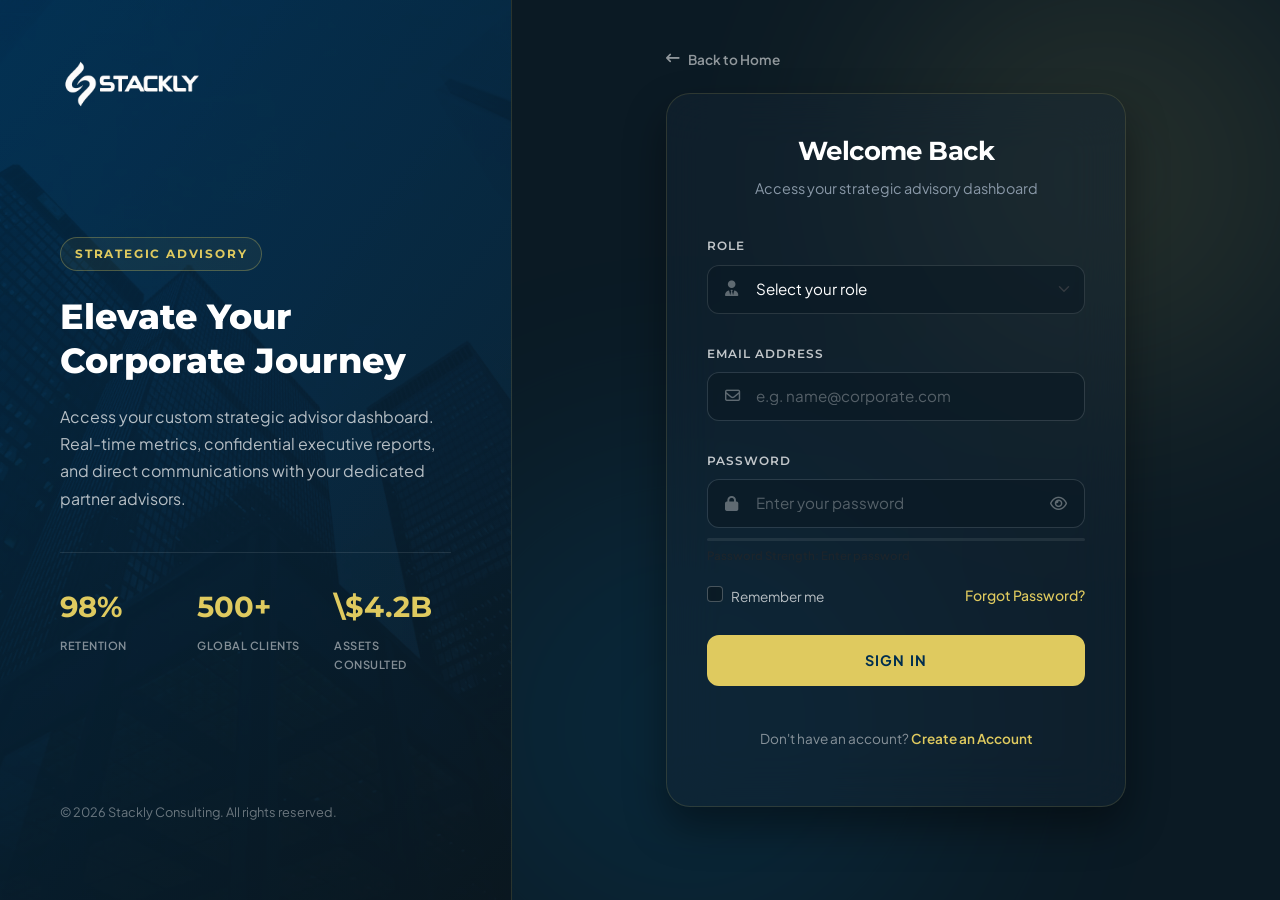
<file: pages/login.html>
<!doctype html>
<html lang="en">
  <head>
    <meta charset="UTF-8" />
    <meta name="viewport" content="width=device-width, initial-scale=1.0" />
    <title>Login | Stackly Consulting</title>
    <!-- Favicon -->
    <link
      rel="shortcut icon"
      href="../assets/images/logoStackly.webp"
      type="image/webp"
    />
    <!-- Bootstrap 5.3 CSS -->
    <link
      href="https://cdn.jsdelivr.net/npm/bootstrap@5.3.0/dist/css/bootstrap.min.css"
      rel="stylesheet"
    />
    <!-- FontAwesome 6.6.0 -->
    <link
      href="https://cdnjs.cloudflare.com/ajax/libs/font-awesome/6.6.0/css/all.min.css"
      rel="stylesheet"
    />
    <!-- Styles CSS -->
    <link href="../assets/css/styles.css" rel="stylesheet" />
    <link href="../assets/css/auth.css" rel="stylesheet" />
  </head>
  <body class="auth-body">
    <div class="auth-wrapper">
      <!-- Brand Showcase Panel (Left Side on Desktop) -->
      <div class="auth-brand-panel">
        <div class="brand-panel-overlay"></div>
        <div class="brand-panel-content">
          <div class="brand-logo">
            <a href="../index.html">
              <img
                src="../assets/images/logoStackly.webp"
                alt="Stackly Consulting Logo"
              />
            </a>
          </div>
          <div class="brand-showcase">
            <span class="badge-premium">Strategic Advisory</span>
            <h1 class="brand-title">Elevate Your Corporate Journey</h1>
            <p class="brand-text">
              Access your custom strategic advisor dashboard. Real-time metrics,
              confidential executive reports, and direct communications with
              your dedicated partner advisors.
            </p>

            <div class="brand-stats">
              <div class="stat-item">
                <span class="stat-num">98%</span>
                <span class="stat-lbl">Retention</span>
              </div>
              <div class="stat-item">
                <span class="stat-num">500+</span>
                <span class="stat-lbl">Global Clients</span>
              </div>
              <div class="stat-item">
                <span class="stat-num">\$4.2B</span>
                <span class="stat-lbl">Assets Consulted</span>
              </div>
            </div>
          </div>
          <div class="brand-footer">
            <p>&copy; 2026 Stackly Consulting. All rights reserved.</p>
          </div>
        </div>
      </div>

      <!-- Form Panel (Right Side on Desktop) -->
      <div class="auth-form-panel">
        <!-- Decorative background elements -->
        <div class="auth-bg-circle-1"></div>
        <div class="auth-bg-circle-2"></div>

        <div class="auth-container">
          <!-- Back to Home Link -->
          <a href="../index.html" class="btn-back-home">
            <i class="fa-solid fa-arrow-left-long"></i> Back to Home
          </a>

          <div class="auth-card">
            <!-- Logo shown only on mobile -->
            <div class="auth-logo-wrapper d-lg-none">
              <a href="../index.html">
                <img
                  src="../assets/images/logoStackly.webp"
                  alt="Stackly Consulting Logo"
                  class="auth-logo"
                />
              </a>
            </div>
            <h2 class="auth-title">Welcome Back</h2>
            <p class="auth-subtitle">
              Access your strategic advisory dashboard
            </p>

            <form id="loginForm" class="auth-form" novalidate>
              <!-- Role Field -->
              <div class="mb-4">
                <label for="role" class="form-label">Role</label>
                <div class="auth-input-wrapper">
                  <select class="form-select" id="role" name="role" required>
                    <option value="" disabled selected>Select your role</option>
                    <option value="client">Client</option>
                    <option value="advisor">Business Advisor</option>
                    <option value="admin">Administrator</option>
                  </select>
                  <i class="fa-solid fa-user-tie input-icon"></i>
                </div>
                <div class="invalid-feedback">Please select your role.</div>
              </div>

              <!-- Email Field -->
              <div class="mb-4">
                <label for="email" class="form-label">Email Address</label>
                <div class="auth-input-wrapper">
                  <input
                    type="email"
                    class="form-control"
                    id="email"
                    placeholder="e.g. name@corporate.com"
                    autocomplete="username"
                    required
                  />
                  <i class="fa-regular fa-envelope input-icon"></i>
                </div>
                <div class="invalid-feedback">
                  Please enter a valid email address.
                </div>
              </div>

              <!-- Password Field -->
              <div class="mb-3">
                <label for="password" class="form-label">Password</label>
                <div class="auth-input-wrapper">
                  <input
                    type="password"
                    class="form-control pe-5"
                    id="password"
                    placeholder="Enter your password"
                    autocomplete="current-password"
                    required
                  />
                  <i class="fa-solid fa-lock input-icon"></i>
                  <i
                    class="fa-regular fa-eye password-toggle-icon"
                    id="passwordToggle"
                  ></i>
                </div>
                <!-- Weak Password Indicator -->
                <div class="strength-meter-container">
                  <div class="strength-meter-bar">
                    <div class="strength-meter-fill" id="strengthFill"></div>
                  </div>
                  <span class="strength-meter-text text-muted" id="strengthText"
                    >Password Strength: Enter password</span
                  >
                </div>
                <div class="invalid-feedback" id="passwordFeedback">
                  Please enter your password.
                </div>
              </div>

              <!-- Remember Me Checkbox -->
              <div
                class="d-flex justify-content-between align-items-center mb-4"
              >
                <div class="form-check">
                  <input
                    class="form-check-input"
                    type="checkbox"
                    id="rememberMe"
                    required
                  />
                  <label class="form-check-label" for="rememberMe">
                    Remember me
                  </label>
                  <div class="invalid-feedback" style="font-size: 0.75rem">
                    You must agree to remember login options.
                  </div>
                </div>
                <a href="#" class="text-gold fs-sm">Forgot Password?</a>
              </div>

              <!-- Submit Button -->
              <button type="submit" class="btn btn-gold-auth mb-3">
                Sign In
              </button>
            </form>

            <p class="auth-footer-text">
              Don't have an account?
              <a href="register.html">Create an Account</a>
            </p>
          </div>
        </div>
      </div>
    </div>

    <!-- Custom script JS -->
    <script src="../assets/js/script.js"></script>

    <!-- Script for validation and interactivity -->
    <script>
      document.addEventListener("DOMContentLoaded", function () {
        const loginForm = document.getElementById("loginForm");
        const roleSelect = document.getElementById("role");
        const emailInput = document.getElementById("email");
        const passwordInput = document.getElementById("password");
        const passwordToggle = document.getElementById("passwordToggle");
        const rememberMeCheck = document.getElementById("rememberMe");
        const strengthFill = document.getElementById("strengthFill");
        const strengthText = document.getElementById("strengthText");
        const passwordFeedback = document.getElementById("passwordFeedback");

        // Toggle password visibility
        passwordToggle.addEventListener("click", function () {
          const type =
            passwordInput.getAttribute("type") === "password"
              ? "text"
              : "password";
          passwordInput.setAttribute("type", type);
          this.classList.toggle("fa-eye");
          this.classList.toggle("fa-eye-slash");
        });

        // Weak password validation rules
        // Needs at least 8 chars, 1 uppercase, 1 lowercase, 1 number, and 1 special char
        function checkPasswordStrength(password) {
          if (!password) {
            return { score: 0, label: "Enter password", className: "" };
          }

          let score = 0;
          const checks = {
            length: password.length >= 8,
            hasUpper: /[A-Z]/.test(password),
            hasLower: /[a-z]/.test(password),
            hasDigit: /[0-9]/.test(password),
            hasSpecial: /[^A-Za-z0-9]/.test(password),
          };

          // Basic checks count
          if (checks.length) score++;
          if (checks.hasUpper && checks.hasLower) score++;
          if (checks.hasDigit || checks.hasSpecial) score++;

          // Adjust score to classifications: Weak, Medium, Strong
          if (password.length < 8) {
            return {
              score: 1,
              label: "Weak (Min. 8 characters required)",
              className: "strength-weak text-strength-weak",
            };
          }

          if (score === 1) {
            return {
              score: 1,
              label: "Weak (Add mixed characters)",
              className: "strength-weak text-strength-weak",
            };
          } else if (score === 2) {
            return {
              score: 2,
              label: "Medium (Add special symbols)",
              className: "strength-medium text-strength-medium",
            };
          } else {
            return {
              score: 3,
              label: "Strong",
              className: "strength-strong text-strength-strong",
            };
          }
        }

        // Real-time password strength update
        passwordInput.addEventListener("input", function () {
          const strength = checkPasswordStrength(this.value);

          // Clear classes
          strengthFill.className = "strength-meter-fill";
          strengthText.className = "strength-meter-text";

          if (this.value) {
            const classParts = strength.className.split(" ");
            strengthFill.classList.add(classParts[0]);
            strengthText.classList.add(classParts[1]);
            strengthText.innerText = "Password Strength: " + strength.label;

            // Check if weak and add visual custom validity
            if (strength.score < 2) {
              passwordInput.classList.add("is-invalid");
              passwordFeedback.innerText =
                "Password is too weak. Must be at least 8 characters and contain mixed uppercase, lowercase, numbers, or symbols.";
            } else {
              passwordInput.classList.remove("is-invalid");
              passwordInput.classList.add("is-valid");
            }
          } else {
            strengthText.innerText = "Password Strength: Enter password";
            strengthText.className = "strength-meter-text text-muted";
            passwordInput.classList.remove("is-valid", "is-invalid");
          }
        });

        // Form Submit Validation
        loginForm.addEventListener("submit", function (event) {
          event.preventDefault();
          event.stopPropagation();

          let formValid = true;

          // Validate role
          if (!roleSelect.value) {
            roleSelect.classList.add("is-invalid");
            formValid = false;
          } else {
            roleSelect.classList.remove("is-invalid");
            roleSelect.classList.add("is-valid");
          }

          // Validate email
          const emailPattern = /^[^\s@]+@[^\s@]+\.[^\s@]+$/;
          if (
            !emailInput.value ||
            !emailPattern.test(emailInput.value.trim())
          ) {
            emailInput.classList.add("is-invalid");
            formValid = false;
          } else {
            emailInput.classList.remove("is-invalid");
            emailInput.classList.add("is-valid");
          }

          // Validate password
          const strength = checkPasswordStrength(passwordInput.value);
          if (!passwordInput.value) {
            passwordInput.classList.add("is-invalid");
            passwordFeedback.innerText = "Please enter your password.";
            formValid = false;
          } else if (strength.score < 2) {
            passwordInput.classList.add("is-invalid");
            passwordFeedback.innerText =
              "Password is too weak. Must be at least 8 characters and contain mixed letters/numbers.";
            formValid = false;
          } else {
            passwordInput.classList.remove("is-invalid");
            passwordInput.classList.add("is-valid");
          }

          // Validate remember me
          if (!rememberMeCheck.checked) {
            rememberMeCheck.classList.add("is-invalid");
            formValid = false;
          } else {
            rememberMeCheck.classList.remove("is-invalid");
            rememberMeCheck.classList.add("is-valid");
          }

          if (formValid) {
            // Save login credentials to sessionStorage for dynamic dashboard rendering
            sessionStorage.setItem("userRole", roleSelect.value);
            sessionStorage.setItem("userEmail", emailInput.value);
            sessionStorage.setItem("userPassword", passwordInput.value);
            sessionStorage.setItem(
              "userRememberMe",
              rememberMeCheck.checked ? "Yes" : "No",
            );

            // Redirect to dashboard page
            window.location.href = "dashboard.html";
          }
        });

        // Remove invalid flag on inputs when modified
        const inputs = [roleSelect, emailInput, rememberMeCheck];
        inputs.forEach((input) => {
          input.addEventListener("change", function () {
            if (this.value || (this.type === "checkbox" && this.checked)) {
              this.classList.remove("is-invalid");
            }
          });
          input.addEventListener("input", function () {
            if (this.value) {
              this.classList.remove("is-invalid");
            }
          });
        });
      });
    </script>
  </body>
</html>
</file>
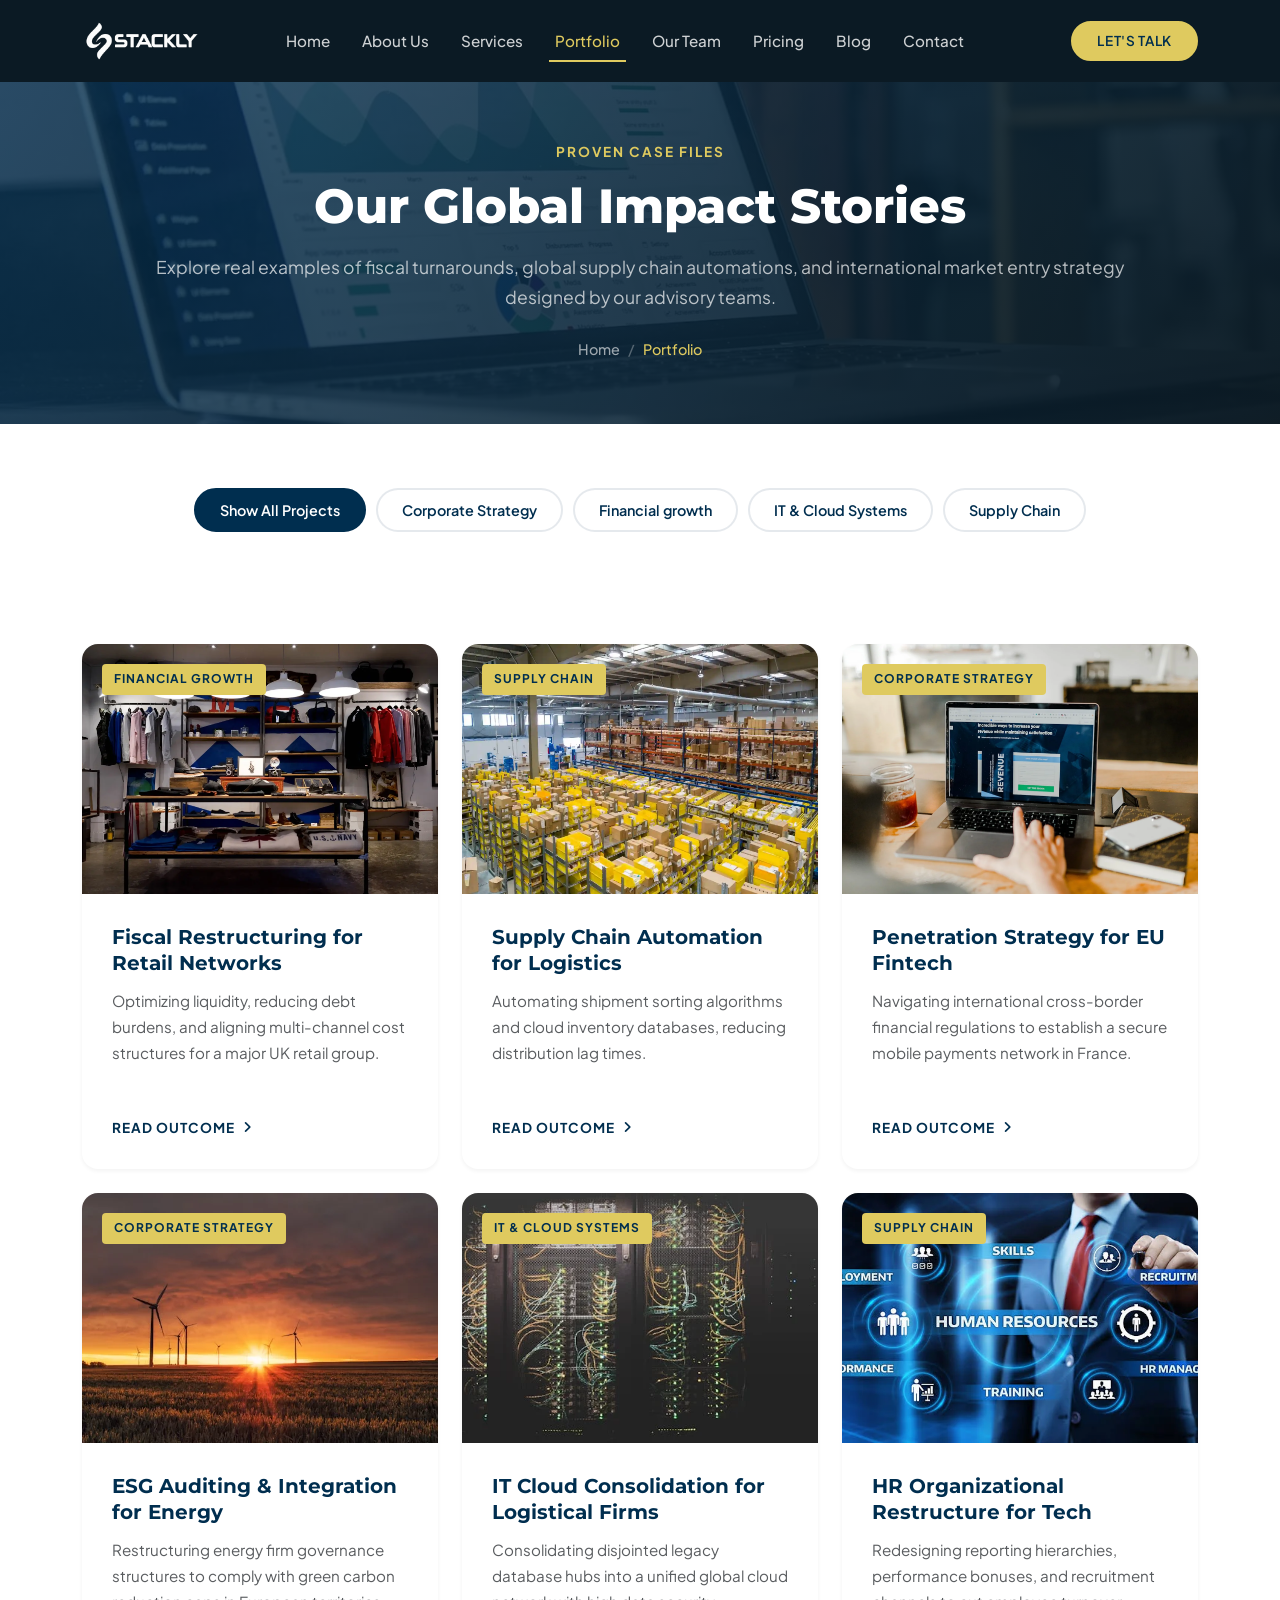
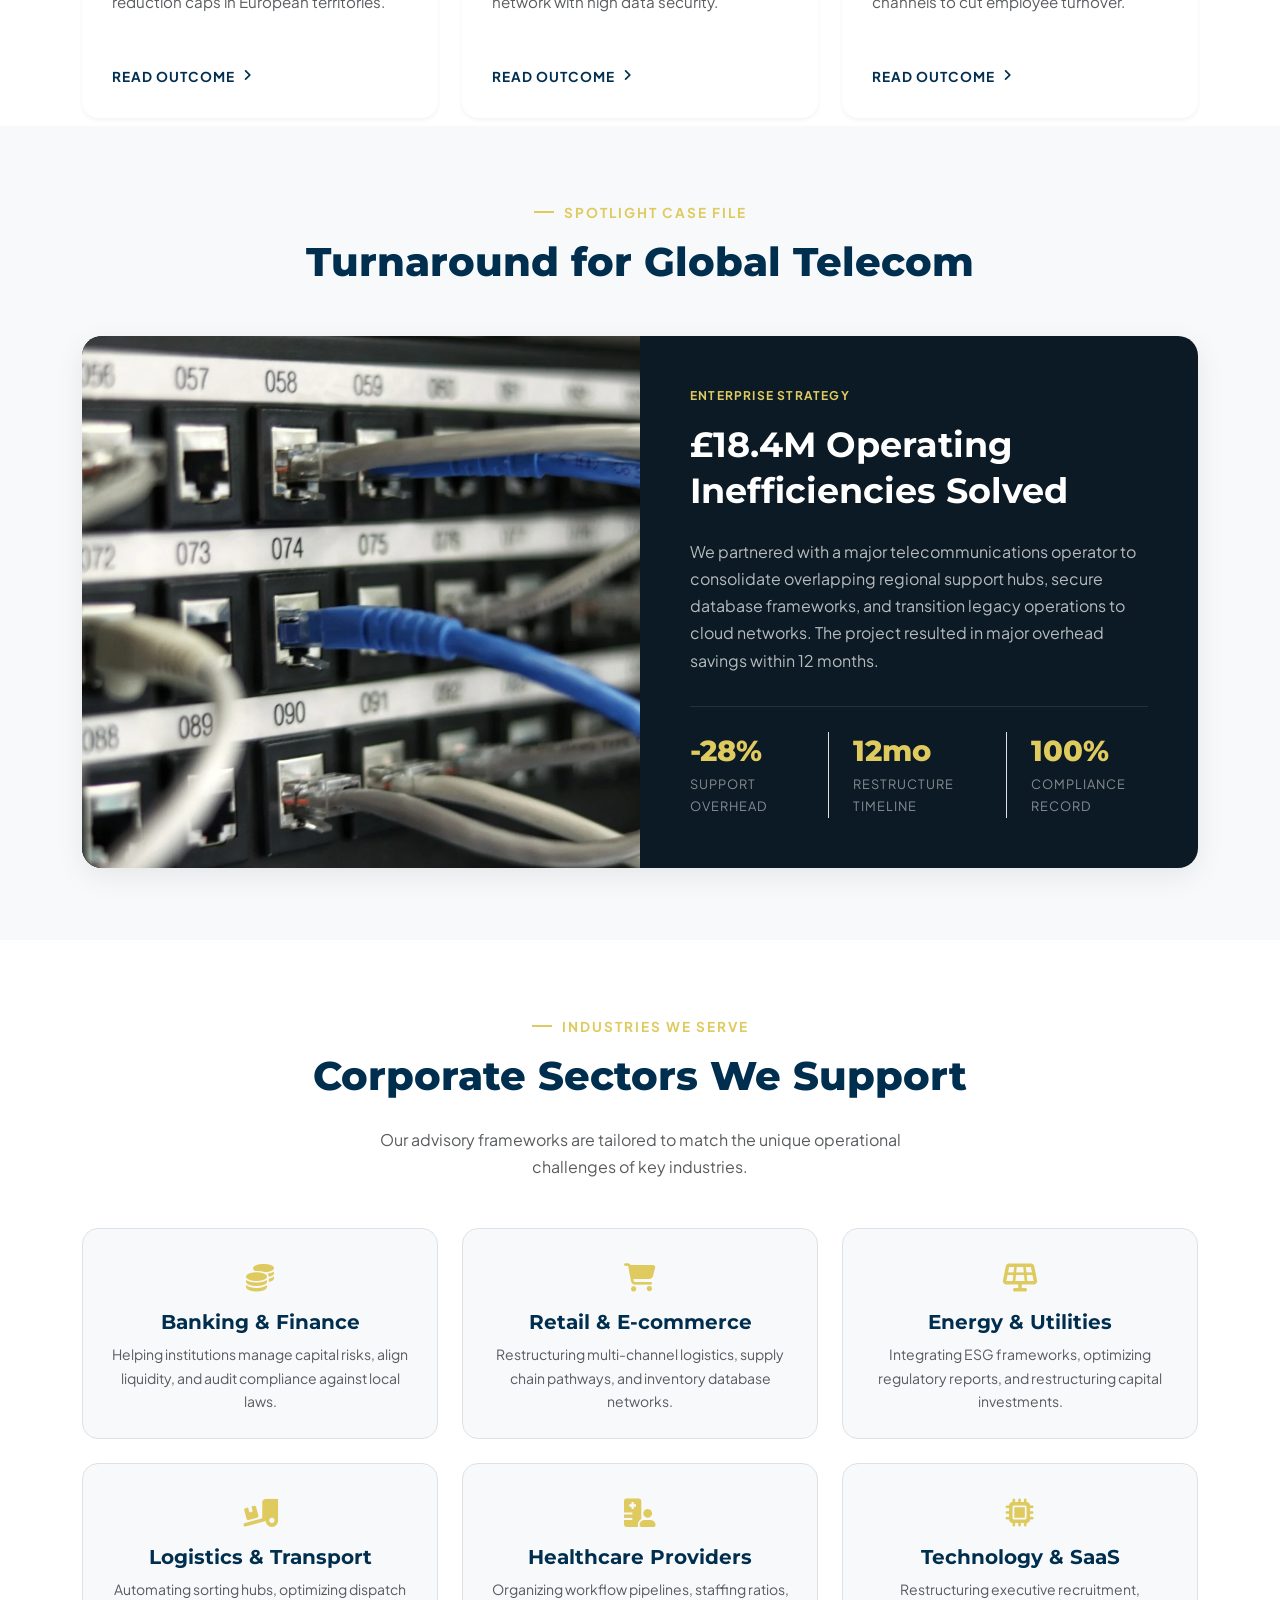
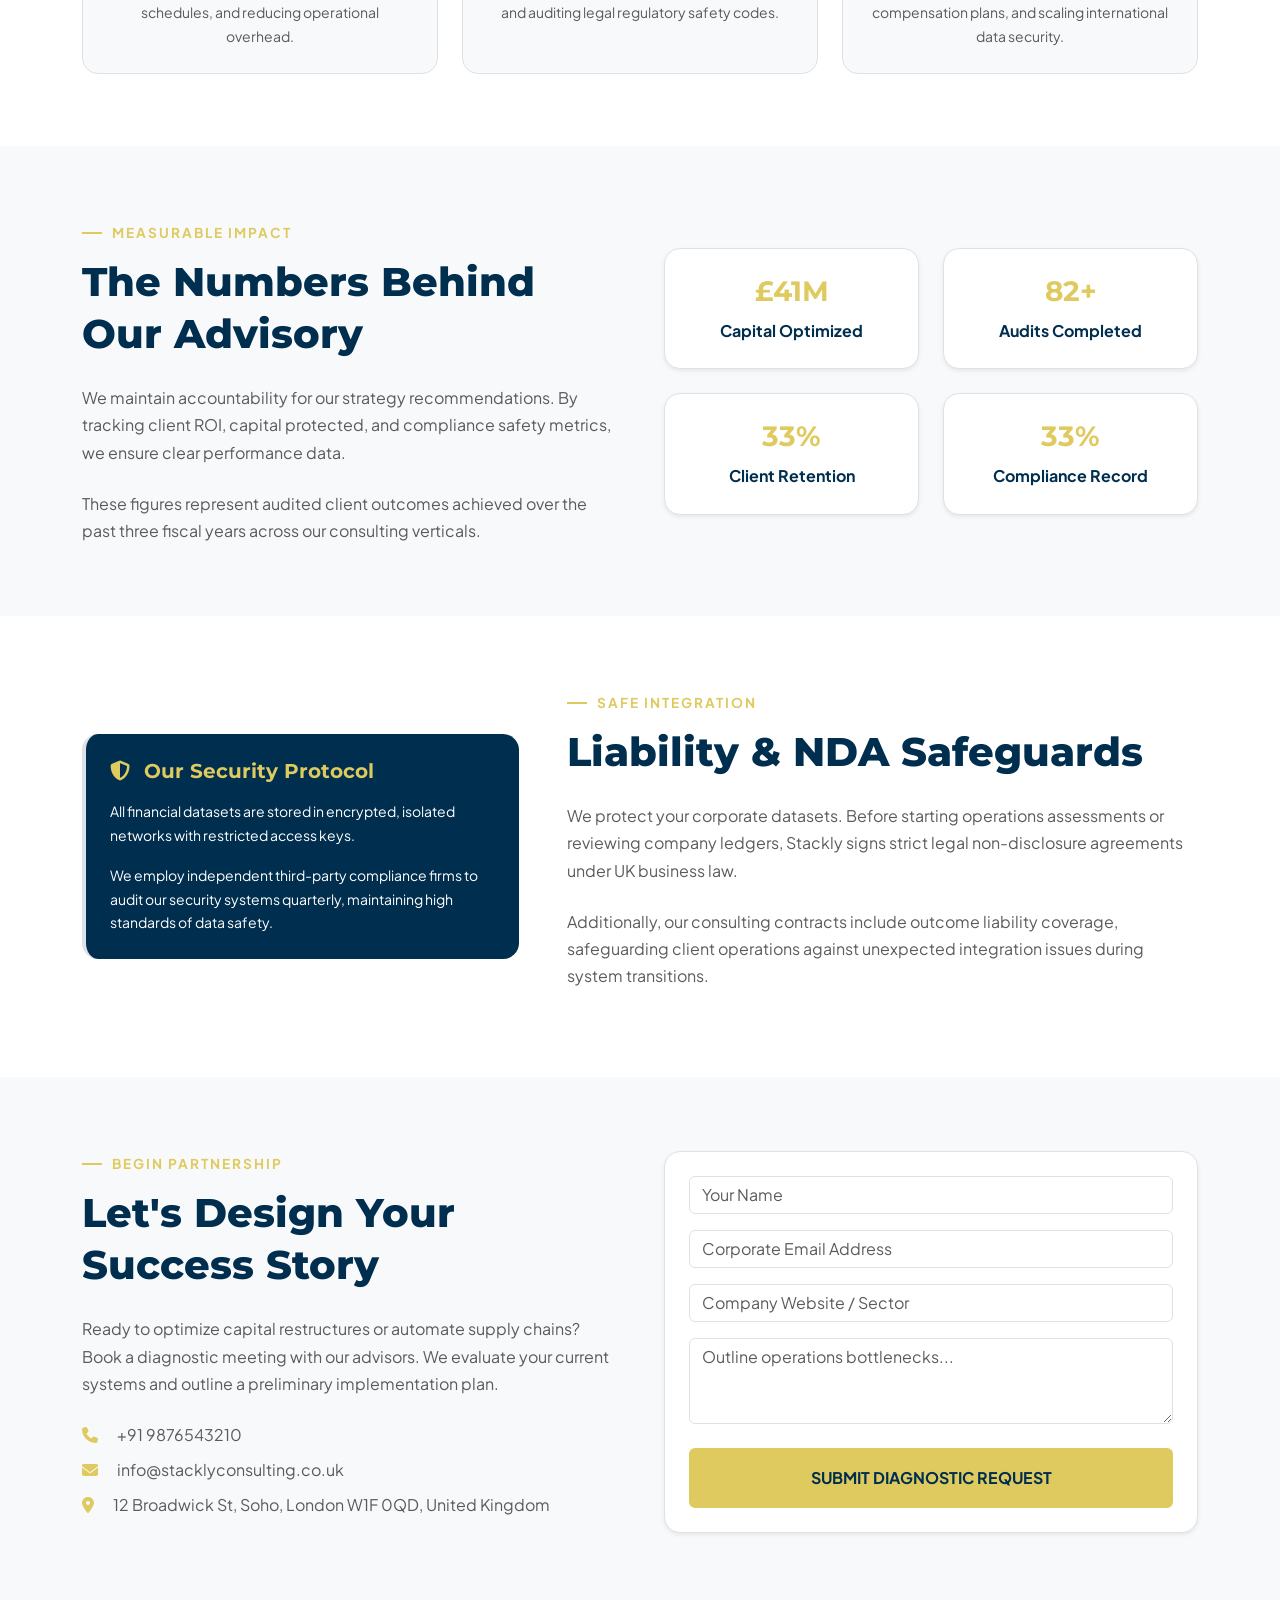
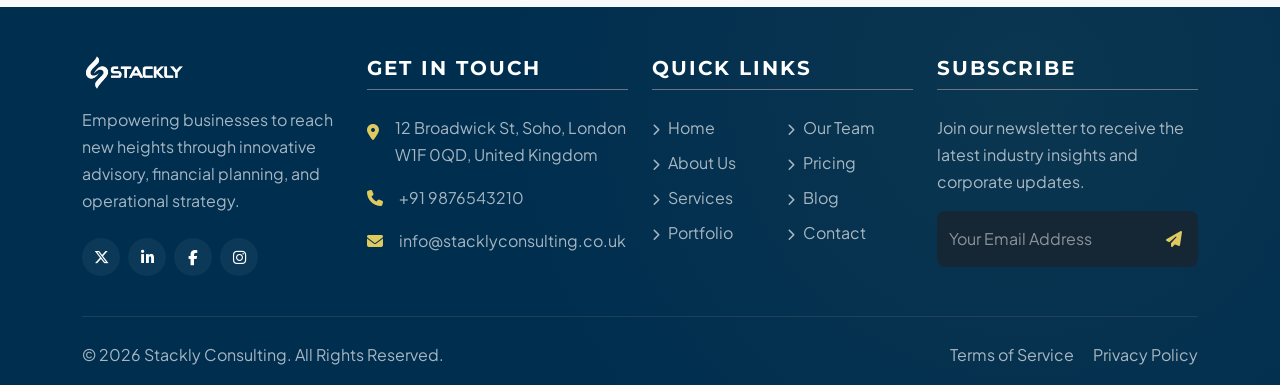
<file: pages/portfolio.html>
<!doctype html>
<html lang="en">
  <head>
    <meta charset="UTF-8" />
    <meta name="viewport" content="width=device-width, initial-scale=1.0" />
    <title>Case Studies Portfolio | Stackly Consulting</title>
    <!-- Favicon -->
    <link
      rel="shortcut icon"
      href="../assets/images/logoStackly.webp"
      type="image/webp"
    />
    <!-- Bootstrap 5.3 CSS -->
    <link
      href="https://cdn.jsdelivr.net/npm/bootstrap@5.3.0/dist/css/bootstrap.min.css"
      rel="stylesheet"
    />
    <!-- FontAwesome 6.6.0 -->
    <link
      href="https://cdnjs.cloudflare.com/ajax/libs/font-awesome/6.6.0/css/all.min.css"
      rel="stylesheet"
    />
    <!-- Styles CSS -->
    <link href="../assets/css/styles.css" rel="stylesheet" />
    <link href="../assets/css/portfolio.css" rel="stylesheet" />
  </head>
  <body>
    <!-- 1. HEADER SECTION -->
    <div id="header-placeholder"></div>

    <!-- 2. COMMON BANNER & BREADCRUMBS SECTION -->
    <section
      class="page-banner"
      style="
        background-image: url(&quot;../assets/images/portfolio/portfolio-banner-image.webp&quot;);
      "
    >
      <div class="container">
        <div class="page-banner-content text-white">
          <span class="section-subtitle">Proven Case Files</span>
          <h1>Our Global Impact Stories</h1>
          <p>
            Explore real examples of fiscal turnarounds, global supply chain
            automations, and international market entry strategy designed by our
            advisory teams.
          </p>
          <nav aria-label="breadcrumb">
            <ol class="breadcrumb">
              <li class="breadcrumb-item"><a href="../index.html">Home</a></li>
              <li class="breadcrumb-item active" aria-current="page">
                Portfolio
              </li>
            </ol>
          </nav>
        </div>
      </div>
    </section>

    <!-- 3. PORTFOLIO FILTER NAVIGATION -->
    <section class="py-5 bg-white">
      <div class="container py-3">
        <div class="portfolio-filter-nav">
          <button class="filter-btn active" data-filter="all">
            Show All Projects
          </button>
          <button class="filter-btn" data-filter="corporate-strategy">
            Corporate Strategy
          </button>
          <button class="filter-btn" data-filter="financial-growth">
            Financial growth
          </button>
          <button class="filter-btn" data-filter="it-cloud-systems">
            IT & Cloud Systems
          </button>
          <button class="filter-btn" data-filter="supply-chain">
            Supply Chain
          </button>
        </div>
      </div>
    </section>

    <!-- 4. PROJECT CARDS GRID -->
    <section class="py-2 bg-white">
      <div class="container">
        <div class="row g-4">
          <!-- Case 1 -->
          <div
            class="col-lg-4 col-md-6 portfolio-item"
            data-category="financial-growth"
          >
            <div class="portfolio-grid-card">
              <div class="img-box">
                <span class="category">Financial Growth</span>
                <img
                  src="../assets/images/home/home-portfolio-img-1.webp"
                  alt="Retail consulting strategy storefront"
                />
              </div>
              <div class="info-content">
                <h4>Fiscal Restructuring for Retail Networks</h4>
                <p class="text-muted fs-sm">
                  Optimizing liquidity, reducing debt burdens, and aligning
                  multi-channel cost structures for a major UK retail group.
                </p>
                <a href="#" class="btn-link text-decoration-none"
                  >Read Outcome <i class="fa-solid fa-angle-right"></i
                ></a>
              </div>
            </div>
          </div>
          <!-- Case 2 -->
          <div
            class="col-lg-4 col-md-6 portfolio-item"
            data-category="supply-chain"
          >
            <div class="portfolio-grid-card">
              <div class="img-box">
                <span class="category">Supply Chain</span>
                <img
                  src="../assets/images/home/home-portfolio-img-2.webp"
                  alt="Logistics warehouse automation technology"
                />
              </div>
              <div class="info-content">
                <h4>Supply Chain Automation for Logistics</h4>
                <p class="text-muted fs-sm">
                  Automating shipment sorting algorithms and cloud inventory
                  databases, reducing distribution lag times.
                </p>
                <a href="#" class="btn-link text-decoration-none"
                  >Read Outcome <i class="fa-solid fa-angle-right"></i
                ></a>
              </div>
            </div>
          </div>
          <!-- Case 3 -->
          <div
            class="col-lg-4 col-md-6 portfolio-item"
            data-category="corporate-strategy"
          >
            <div class="portfolio-grid-card">
              <div class="img-box">
                <span class="category">Corporate Strategy</span>
                <img
                  src="../assets/images/home/home-portfolio-img-3.webp"
                  alt="Fintech strategic charts presentation"
                />
              </div>
              <div class="info-content">
                <h4>Penetration Strategy for EU Fintech</h4>
                <p class="text-muted fs-sm">
                  Navigating international cross-border financial regulations to
                  establish a secure mobile payments network in France.
                </p>
                <a href="#" class="btn-link text-decoration-none"
                  >Read Outcome <i class="fa-solid fa-angle-right"></i
                ></a>
              </div>
            </div>
          </div>
          <!-- Case 4 -->
          <div
            class="col-lg-4 col-md-6 portfolio-item"
            data-category="corporate-strategy"
          >
            <div class="portfolio-grid-card">
              <div class="img-box">
                <span class="category">Corporate Strategy</span>
                <img
                  src="../assets/images/portfolio/portfolio-grid-card4.webp"
                  alt="Wind turbines landscape environmental energy"
                />
              </div>
              <div class="info-content">
                <h4>ESG Auditing & Integration for Energy</h4>
                <p class="text-muted fs-sm">
                  Restructuring energy firm governance structures to comply with
                  green carbon reduction caps in European territories.
                </p>
                <a href="#" class="btn-link text-decoration-none"
                  >Read Outcome <i class="fa-solid fa-angle-right"></i
                ></a>
              </div>
            </div>
          </div>
          <!-- Case 5 -->
          <div
            class="col-lg-4 col-md-6 portfolio-item"
            data-category="it-cloud-systems"
          >
            <div class="portfolio-grid-card">
              <div class="img-box">
                <span class="category">IT & Cloud Systems</span>
                <img
                  src="../assets/images/portfolio/portfolio-grid-card5.webp"
                  alt="Modern server rack data center"
                />
              </div>
              <div class="info-content">
                <h4>IT Cloud Consolidation for Logistical Firms</h4>
                <p class="text-muted fs-sm">
                  Consolidating disjointed legacy database hubs into a unified
                  global cloud network with high data security.
                </p>
                <a href="#" class="btn-link text-decoration-none"
                  >Read Outcome <i class="fa-solid fa-angle-right"></i
                ></a>
              </div>
            </div>
          </div>
          <!-- Case 6 -->
          <div
            class="col-lg-4 col-md-6 portfolio-item"
            data-category="supply-chain"
          >
            <div class="portfolio-grid-card">
              <div class="img-box">
                <span class="category">Supply Chain</span>
                <img
                  src="../assets/images/portfolio/portfolio-grid-card6.webp"
                  alt="Team workshop around conference table"
                />
              </div>
              <div class="info-content">
                <h4>HR Organizational Restructure for Tech</h4>
                <p class="text-muted fs-sm">
                  Redesigning reporting hierarchies, performance bonuses, and
                  recruitment channels to cut employee turnover.
                </p>
                <a href="#" class="btn-link text-decoration-none"
                  >Read Outcome <i class="fa-solid fa-angle-right"></i
                ></a>
              </div>
            </div>
          </div>
        </div>
      </div>
    </section>

    <!-- 5. MAJOR SPOTLIGHT CASE STUDY -->
    <section class="py-5 bg-light-custom">
      <div class="container py-4">
        <div class="text-center mb-5">
          <span class="section-subtitle justify-content-center"
            >Spotlight Case File</span
          >
          <h2 class="section-title text-dark-blue">
            Turnaround for Global Telecom
          </h2>
        </div>
        <div class="spotlight-box">
          <div class="row g-0">
            <div class="col-lg-6 spotlight-img-col">
              <div
                class="spotlight-img-bg"
                style="
                  background-image: url(&quot;../assets/images/portfolio/portfolio-spotlight-img-bg.webp&quot;);
                "
              ></div>
            </div>
            <div class="col-lg-6">
              <div class="spotlight-info">
                <span
                  class="text-gold fw-bold text-uppercase tracking-wider fs-xs mb-3"
                  >Enterprise Strategy</span
                >
                <h3>£18.4M Operating Inefficiencies Solved</h3>
                <p>
                  We partnered with a major telecommunications operator to
                  consolidate overlapping regional support hubs, secure database
                  frameworks, and transition legacy operations to cloud
                  networks. The project resulted in major overhead savings
                  within 12 months.
                </p>
                <div class="spotlight-stats">
                  <div>
                    <h4>-28%</h4>
                    <p>SUPPORT OVERHEAD</p>
                  </div>
                  <div class="border-start ps-4">
                    <h4>12mo</h4>
                    <p>RESTRUCTURE TIMELINE</p>
                  </div>
                  <div class="border-start ps-4">
                    <h4>100%</h4>
                    <p>COMPLIANCE RECORD</p>
                  </div>
                </div>
              </div>
            </div>
          </div>
        </div>
      </div>
    </section>

    <!-- 6. OUR STRATEGIC SECTORS -->
    <section class="py-5 bg-white">
      <div class="container py-4">
        <div class="text-center mb-5">
          <span class="section-subtitle justify-content-center"
            >Industries We Serve</span
          >
          <h2 class="section-title text-dark-blue">
            Corporate Sectors We Support
          </h2>
          <p class="mx-auto text-muted" style="max-width: 600px">
            Our advisory frameworks are tailored to match the unique operational
            challenges of key industries.
          </p>
        </div>
        <div class="row g-4">
          <div class="col-lg-4 col-sm-6">
            <div
              class="sector-card p-4 bg-light-custom rounded-4 border text-center h-100"
            >
              <span class="text-gold fs-3 mb-2 d-inline-block"
                ><i class="fa-solid fa-coins"></i
              ></span>
              <h5 class="fw-bold mb-2">Banking & Finance</h5>
              <p class="text-muted fs-sm mb-0">
                Helping institutions manage capital risks, align liquidity, and
                audit compliance against local laws.
              </p>
            </div>
          </div>
          <div class="col-lg-4 col-sm-6">
            <div
              class="sector-card p-4 bg-light-custom rounded-4 border text-center h-100"
            >
              <span class="text-gold fs-3 mb-2 d-inline-block"
                ><i class="fa-solid fa-cart-shopping"></i
              ></span>
              <h5 class="fw-bold mb-2">Retail & E-commerce</h5>
              <p class="text-muted fs-sm mb-0">
                Restructuring multi-channel logistics, supply chain pathways,
                and inventory database networks.
              </p>
            </div>
          </div>
          <div class="col-lg-4 col-sm-6">
            <div
              class="sector-card p-4 bg-light-custom rounded-4 border text-center h-100"
            >
              <span class="text-gold fs-3 mb-2 d-inline-block"
                ><i class="fa-solid fa-solar-panel"></i
              ></span>
              <h5 class="fw-bold mb-2">Energy & Utilities</h5>
              <p class="text-muted fs-sm mb-0">
                Integrating ESG frameworks, optimizing regulatory reports, and
                restructuring capital investments.
              </p>
            </div>
          </div>
          <div class="col-lg-4 col-sm-6">
            <div
              class="sector-card p-4 bg-light-custom rounded-4 border text-center h-100"
            >
              <span class="text-gold fs-3 mb-2 d-inline-block"
                ><i class="fa-solid fa-truck-ramp-box"></i
              ></span>
              <h5 class="fw-bold mb-2">Logistics & Transport</h5>
              <p class="text-muted fs-sm mb-0">
                Automating sorting hubs, optimizing dispatch schedules, and
                reducing operational overhead.
              </p>
            </div>
          </div>
          <div class="col-lg-4 col-sm-6">
            <div
              class="sector-card p-4 bg-light-custom rounded-4 border text-center h-100"
            >
              <span class="text-gold fs-3 mb-2 d-inline-block"
                ><i class="fa-solid fa-hospital-user"></i
              ></span>
              <h5 class="fw-bold mb-2">Healthcare Providers</h5>
              <p class="text-muted fs-sm mb-0">
                Organizing workflow pipelines, staffing ratios, and auditing
                legal regulatory safety codes.
              </p>
            </div>
          </div>
          <div class="col-lg-4 col-sm-6">
            <div
              class="sector-card p-4 bg-light-custom rounded-4 border text-center h-100"
            >
              <span class="text-gold fs-3 mb-2 d-inline-block"
                ><i class="fa-solid fa-microchip"></i
              ></span>
              <h5 class="fw-bold mb-2">Technology & SaaS</h5>
              <p class="text-muted fs-sm mb-0">
                Restructuring executive recruitment, compensation plans, and
                scaling international data security.
              </p>
            </div>
          </div>
        </div>
      </div>
    </section>

    <!-- 7. ADVISORY IMPACT METRICS -->
    <section class="py-5 bg-light-custom">
      <div class="container py-4">
        <div class="row align-items-center g-5">
          <div class="col-lg-6">
            <span class="section-subtitle">Measurable Impact</span>
            <h2 class="section-title text-dark-blue">
              The Numbers Behind Our Advisory
            </h2>
            <p class="text-muted mb-4">
              We maintain accountability for our strategy recommendations. By
              tracking client ROI, capital protected, and compliance safety
              metrics, we ensure clear performance data.
            </p>
            <p class="text-muted mb-0">
              These figures represent audited client outcomes achieved over the
              past three fiscal years across our consulting verticals.
            </p>
          </div>
          <div class="col-lg-6">
            <div class="row g-4 text-center">
              <div class="col-6">
                <div
                  class="metric-card p-4 bg-white rounded-4 border shadow-sm h-100"
                >
                  <h3 class="text-gold fw-bold mb-2">
                    &pound;<span class="counter-value" data-target="42">0</span
                    >M
                  </h3>
                  <p class="text-dark-blue fw-bold mb-0">Capital Optimized</p>
                </div>
              </div>
              <div class="col-6">
                <div
                  class="metric-card p-4 bg-white rounded-4 border shadow-sm h-100"
                >
                  <h3 class="text-gold fw-bold mb-2">
                    <span class="counter-value" data-target="150">0</span>+
                  </h3>
                  <p class="text-dark-blue fw-bold mb-0">Audits Completed</p>
                </div>
              </div>
              <div class="col-6">
                <div
                  class="metric-card p-4 bg-white rounded-4 border shadow-sm h-100"
                >
                  <h3 class="text-gold fw-bold mb-2">
                    <span class="counter-value" data-target="98">0</span>%
                  </h3>
                  <p class="text-dark-blue fw-bold mb-0">Client Retention</p>
                </div>
              </div>
              <div class="col-6">
                <div
                  class="metric-card p-4 bg-white rounded-4 border shadow-sm h-100"
                >
                  <h3 class="text-gold fw-bold mb-2">
                    <span class="counter-value" data-target="100">0</span>%
                  </h3>
                  <p class="text-dark-blue fw-bold mb-0">Compliance Record</p>
                </div>
              </div>
            </div>
          </div>
        </div>
      </div>
    </section>

    <!-- 8. CONSULTING PERFORMANCE GUARANTEES -->
    <section class="py-5 bg-white">
      <div class="container py-4">
        <div class="row align-items-center g-5">
          <div class="col-lg-7 order-lg-2">
            <span class="section-subtitle">Safe Integration</span>
            <h2 class="section-title text-dark-blue">
              Liability & NDA Safeguards
            </h2>
            <p class="text-muted mb-4">
              We protect your corporate datasets. Before starting operations
              assessments or reviewing company ledgers, Stackly signs strict
              legal non-disclosure agreements under UK business law.
            </p>
            <p class="text-muted">
              Additionally, our consulting contracts include outcome liability
              coverage, safeguarding client operations against unexpected
              integration issues during system transitions.
            </p>
          </div>
          <div class="col-lg-5 order-lg-1">
            <div
              class="guarantee-card p-4 bg-dark-blue text-white rounded-4 border-start border-gold border-4"
            >
              <h5 class="text-gold fw-bold mb-3">
                <i class="fa-solid fa-shield-halved me-2"></i> Our Security
                Protocol
              </h5>
              <p class="fs-sm mb-3">
                All financial datasets are stored in encrypted, isolated
                networks with restricted access keys.
              </p>
              <p class="fs-sm mb-0">
                We employ independent third-party compliance firms to audit our
                security systems quarterly, maintaining high standards of data
                safety.
              </p>
            </div>
          </div>
        </div>
      </div>
    </section>

    <!-- 9. CTA START YOUR CASE STUDY -->
    <section class="py-5 bg-light-custom">
      <div class="container py-4">
        <div class="row align-items-center g-5">
          <div class="col-lg-6">
            <span class="section-subtitle">Begin Partnership</span>
            <h2 class="section-title text-dark-blue">
              Let's Design Your Success Story
            </h2>
            <p class="text-muted mb-4">
              Ready to optimize capital restructures or automate supply chains?
              Book a diagnostic meeting with our advisors. We evaluate your
              current systems and outline a preliminary implementation plan.
            </p>
            <ul class="list-unstyled contact-info text-muted">
              <li class="mb-2">
                <span class="text-gold me-3"
                  ><i class="fa-solid fa-phone"></i
                ></span>
                +91 9876543210
              </li>
              <li class="mb-2">
                <span class="text-gold me-3"
                  ><i class="fa-solid fa-envelope"></i
                ></span>
                info@stacklyconsulting.co.uk
              </li>
              <li>
                <span class="text-gold me-3"
                  ><i class="fa-solid fa-location-dot"></i
                ></span>
                12 Broadwick St, Soho, London W1F 0QD, United Kingdom
              </li>
            </ul>
          </div>
          <div class="col-lg-6">
            <div class="cta-form-card p-4 bg-white rounded-4 border shadow-sm">
              <form action="#" method="POST" data-redirect-404="true">
                <div class="mb-3">
                  <input
                    type="text"
                    class="form-control"
                    id="portfolioName"
                    name="portfolioName"
                    placeholder="Your Name"
                    data-type="fullname"
                    maxlength="16"
                    required
                  />
                </div>
                <div class="mb-3">
                  <input
                    type="email"
                    class="form-control"
                    id="portfolioEmail"
                    name="portfolioEmail"
                    placeholder="Corporate Email Address"
                    required
                  />
                </div>
                <div class="mb-3">
                  <input
                    type="text"
                    class="form-control"
                    id="portfolioSector"
                    name="portfolioSector"
                    placeholder="Company Website / Sector"
                    required
                  />
                </div>
                <div class="mb-4">
                  <textarea
                    rows="3"
                    class="form-control"
                    id="portfolioBrief"
                    name="portfolioBrief"
                    placeholder="Outline operations bottlenecks..."
                    required
                  ></textarea>
                </div>
                <button
                  type="submit"
                  class="btn btn-gold w-100 py-3 fw-bold text-uppercase"
                >
                  Submit Diagnostic Request
                </button>
              </form>
            </div>
          </div>
        </div>
      </div>
    </section>

    <!-- 10. FOOTER SECTION -->
    <div id="footer-placeholder"></div>

    <!-- Bootstrap 5.3 Bundle JS -->
    <script src="https://cdn.jsdelivr.net/npm/bootstrap@5.3.0/dist/js/bootstrap.bundle.min.js"></script>
    <!-- Custom JS -->
    <script src="../assets/js/script.js"></script>
  </body>
</html>
</file>
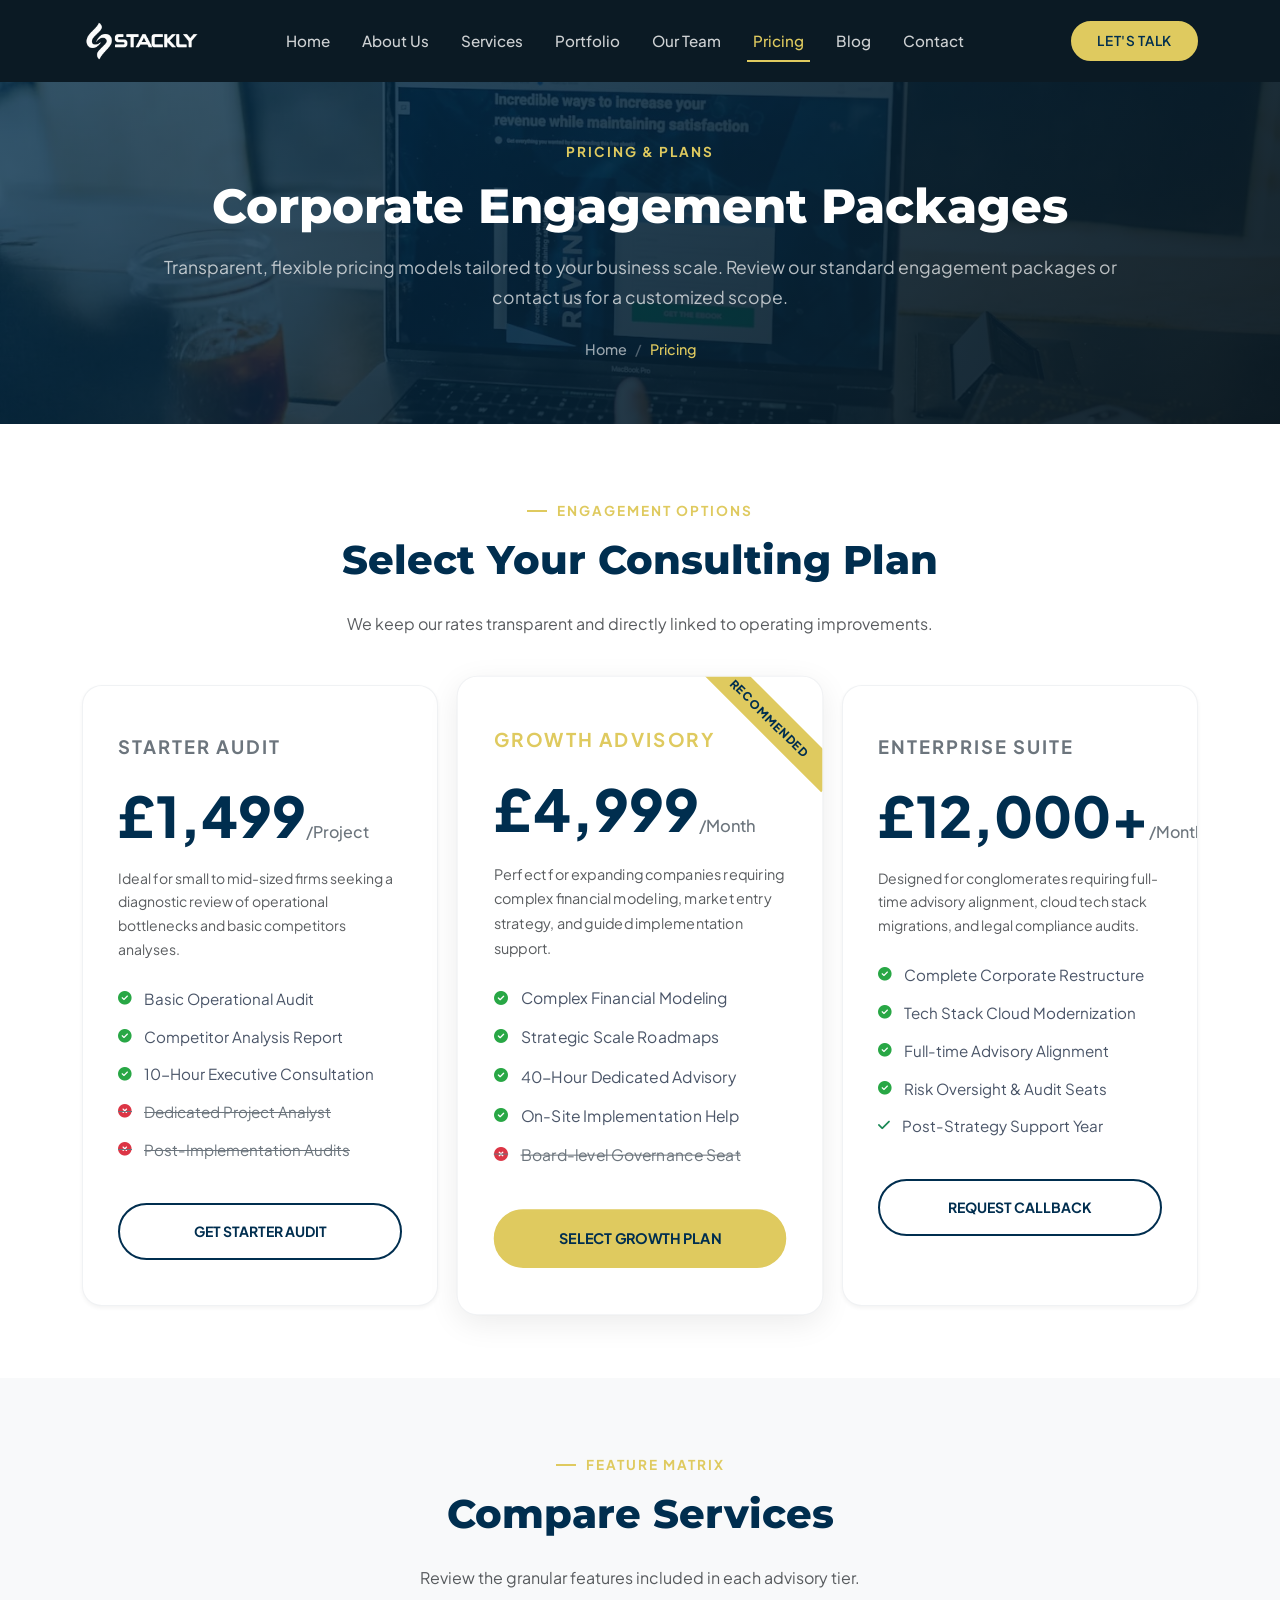
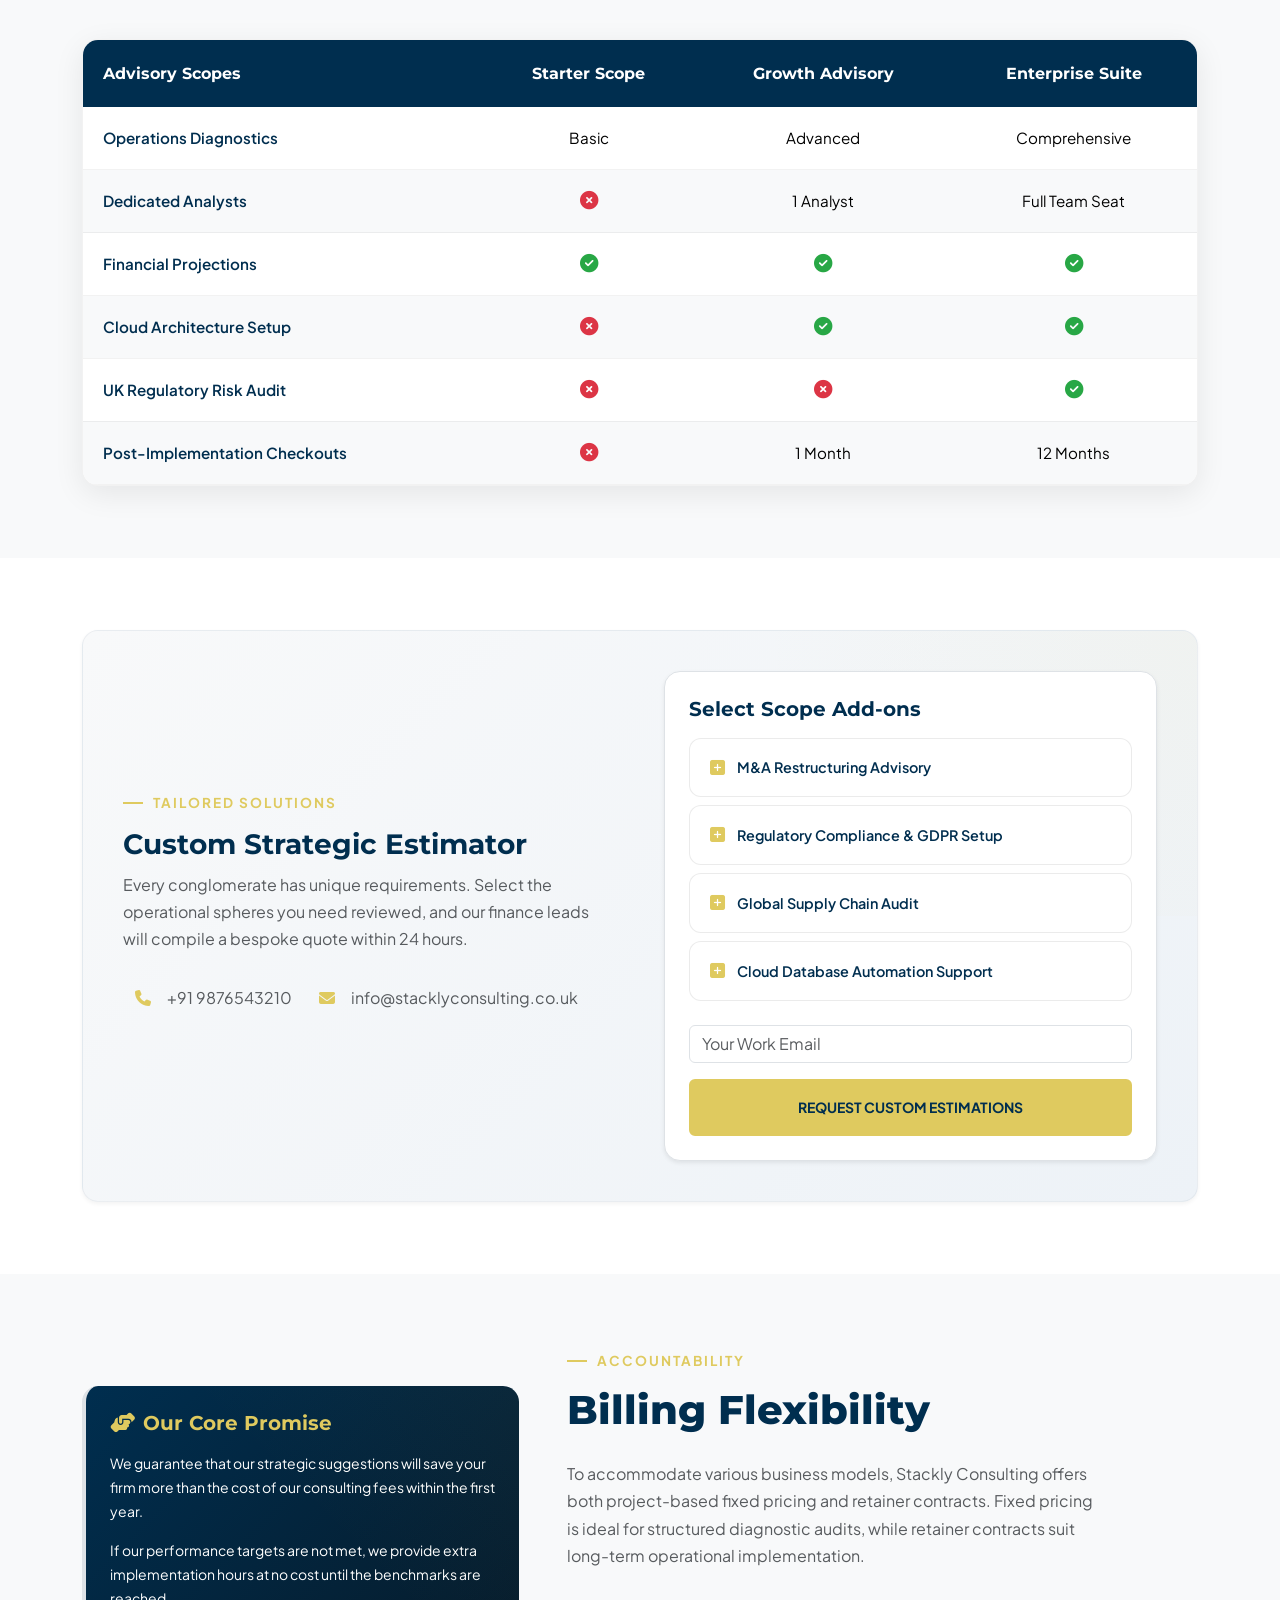
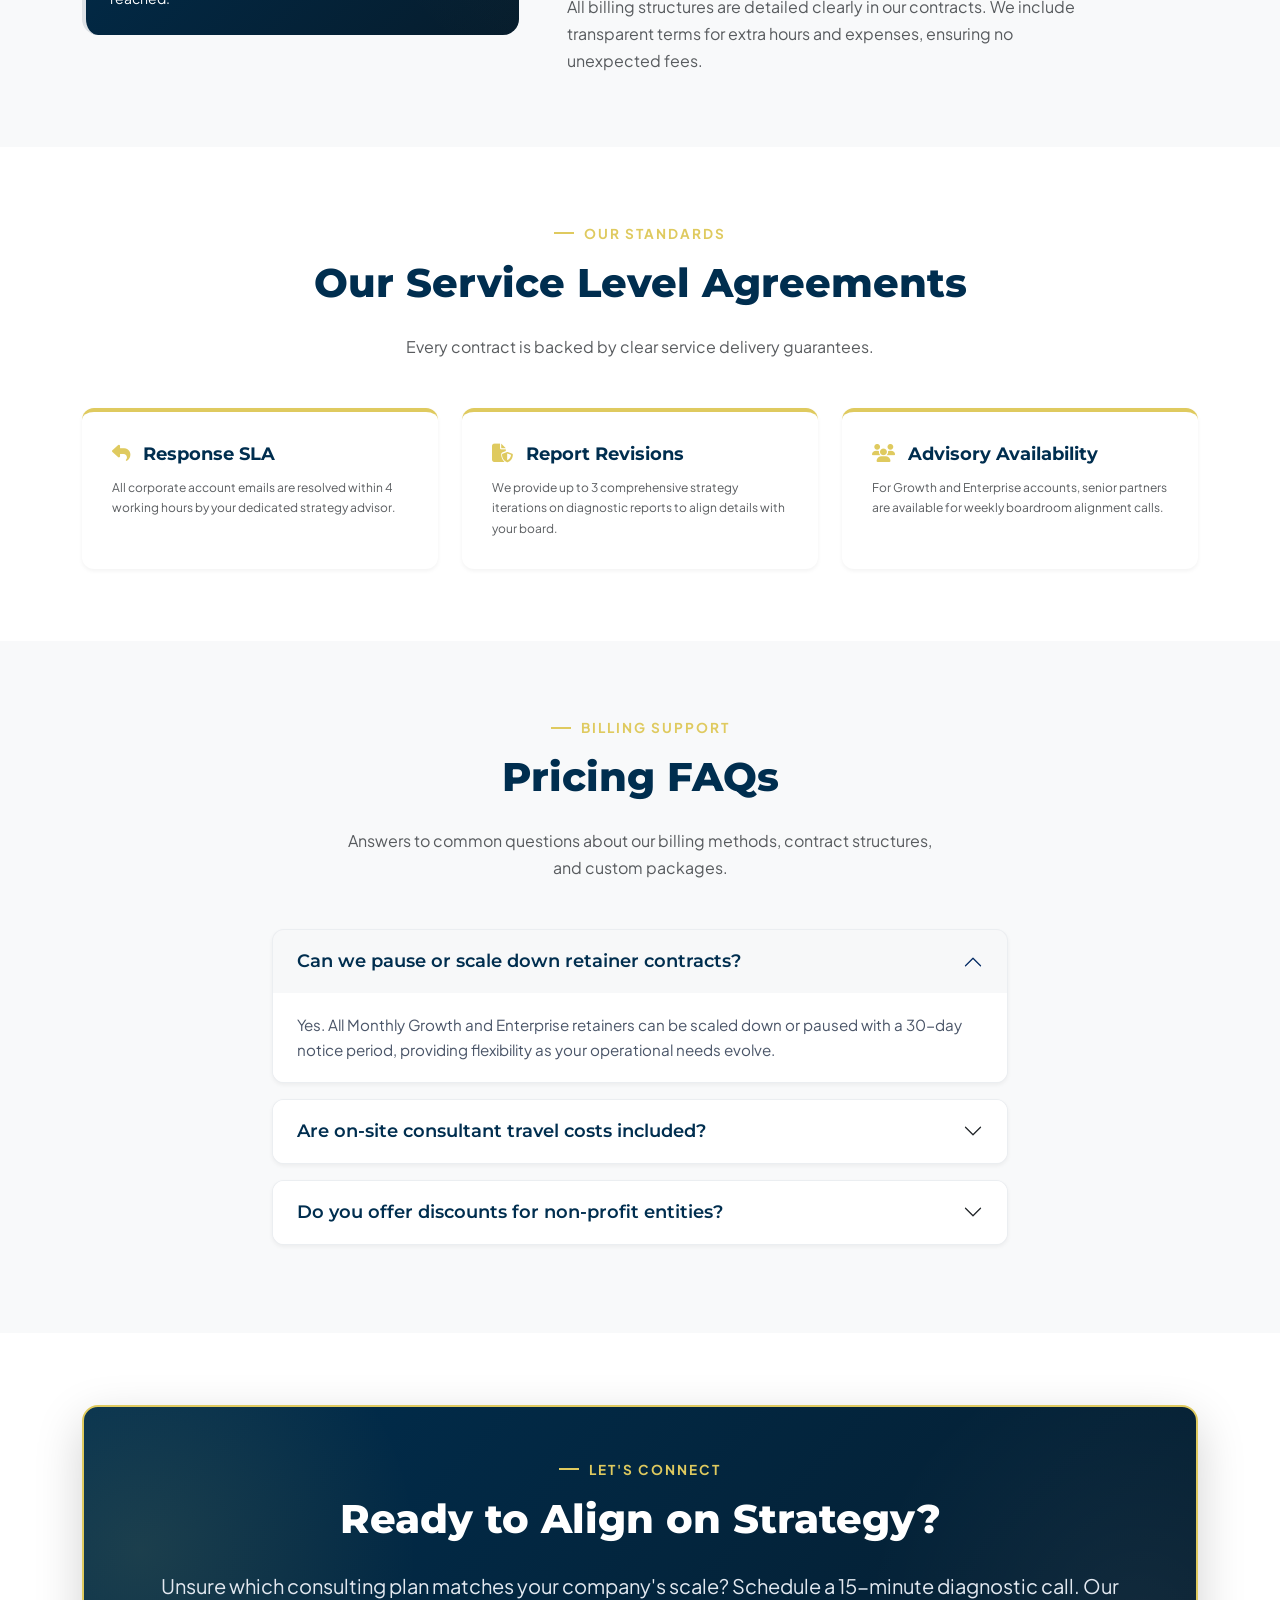
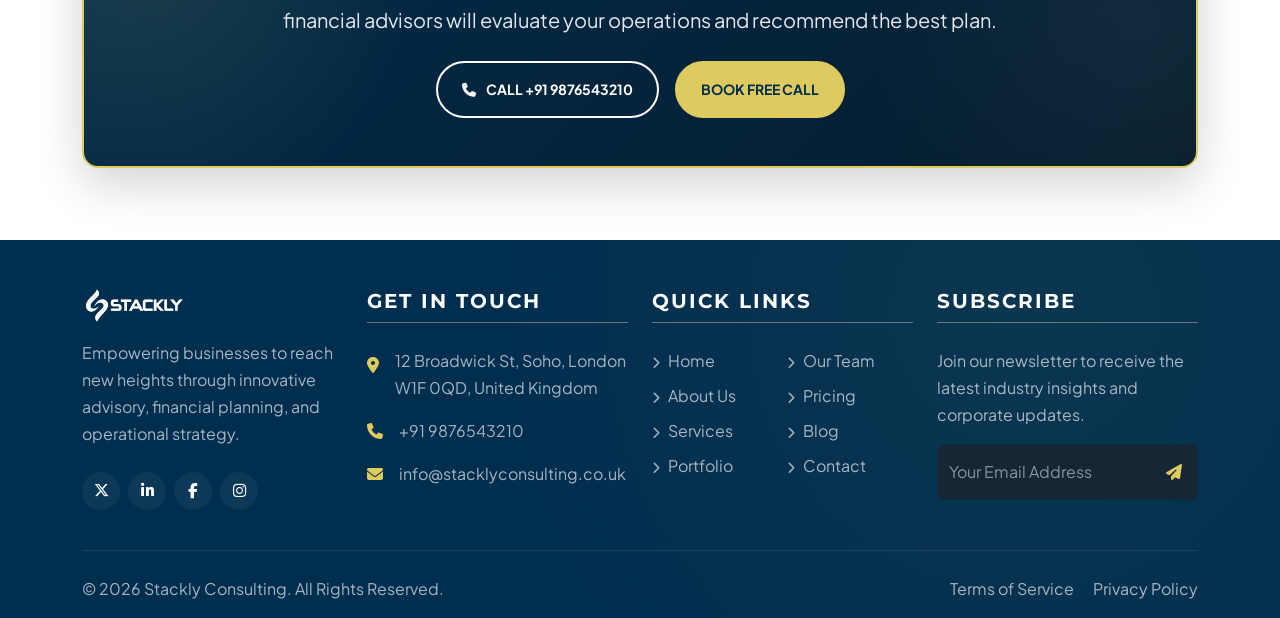
<file: pages/pricing.html>
<!doctype html>
<html lang="en">
  <head>
    <meta charset="UTF-8" />
    <meta name="viewport" content="width=device-width, initial-scale=1.0" />
    <title>Pricing Plans | Stackly Consulting</title>
    <!-- Favicon -->
    <link
      rel="shortcut icon"
      href="../assets/images/logoStackly.webp"
      type="image/webp"
    />
    <!-- Bootstrap 5.3 CSS -->
    <link
      href="https://cdn.jsdelivr.net/npm/bootstrap@5.3.0/dist/css/bootstrap.min.css"
      rel="stylesheet"
    />
    <!-- FontAwesome 6.6.0 -->
    <link
      href="https://cdnjs.cloudflare.com/ajax/libs/font-awesome/6.6.0/css/all.min.css"
      rel="stylesheet"
    />
    <!-- Styles CSS -->
    <link href="../assets/css/styles.css" rel="stylesheet" />
    <link href="../assets/css/pricing.css" rel="stylesheet" />
  </head>
  <body>
    <!-- 1. HEADER SECTION -->
    <div id="header-placeholder"></div>

    <!-- 2. COMMON BANNER & BREADCRUMBS SECTION -->
    <section
      class="page-banner"
      style="
        background-image: url(&quot;../assets/images/home/home-portfolio-img-3.webp&quot;);
      "
    >
      <div class="container">
        <div class="page-banner-content text-white">
          <span class="section-subtitle">Pricing & Plans</span>
          <h1>Corporate Engagement Packages</h1>
          <p>
            Transparent, flexible pricing models tailored to your business
            scale. Review our standard engagement packages or contact us for a
            customized scope.
          </p>
          <nav aria-label="breadcrumb">
            <ol class="breadcrumb">
              <li class="breadcrumb-item"><a href="../index.html">Home</a></li>
              <li class="breadcrumb-item active" aria-current="page">
                Pricing
              </li>
            </ol>
          </nav>
        </div>
      </div>
    </section>

    <!-- 3. CORE PRICING TIERS -->
    <section class="py-5 bg-white">
      <div class="container py-4">
        <div class="text-center mb-5">
          <span class="section-subtitle justify-content-center"
            >Engagement Options</span
          >
          <h2 class="section-title text-dark-blue">
            Select Your Consulting Plan
          </h2>
          <p class="mx-auto text-muted" style="max-width: 600px">
            We keep our rates transparent and directly linked to operating
            improvements.
          </p>
        </div>
        <div class="row g-4 align-items-stretch">
          <!-- Card 1 -->
          <div class="col-lg-4">
            <div class="pricing-card">
              <div class="plan-name">Starter Audit</div>
              <div class="price">£1,499<span>/Project</span></div>
              <p class="text-muted fs-sm mb-4">
                Ideal for small to mid-sized firms seeking a diagnostic review
                of operational bottlenecks and basic competitors analyses.
              </p>
              <ul class="list-unstyled features-list">
                <li class="included">
                  <i class="fa-solid fa-circle-check"></i> Basic Operational
                  Audit
                </li>
                <li class="included">
                  <i class="fa-solid fa-circle-check"></i> Competitor Analysis
                  Report
                </li>
                <li class="included">
                  <i class="fa-solid fa-circle-check"></i> 10-Hour Executive
                  Consultation
                </li>
                <li class="excluded">
                  <i class="fa-solid fa-circle-xmark"></i> Dedicated Project
                  Analyst
                </li>
                <li class="excluded">
                  <i class="fa-solid fa-circle-xmark"></i> Post-Implementation
                  Audits
                </li>
              </ul>
              <a
                href="#"
                class="btn btn-outline-blue w-100 rounded-pill py-3 fw-bold text-uppercase fs-sm"
                >Get Starter Audit</a
              >
            </div>
          </div>
          <!-- Card 2 -->
          <div class="col-lg-4">
            <div class="pricing-card featured">
              <div class="popular-badge">Recommended</div>
              <div class="plan-name">Growth Advisory</div>
              <div class="price">£4,999<span>/Month</span></div>
              <p class="text-muted fs-sm mb-4">
                Perfect for expanding companies requiring complex financial
                modeling, market entry strategy, and guided implementation
                support.
              </p>
              <ul class="list-unstyled features-list">
                <li class="included">
                  <i class="fa-solid fa-circle-check"></i> Complex Financial
                  Modeling
                </li>
                <li class="included">
                  <i class="fa-solid fa-circle-check"></i> Strategic Scale
                  Roadmaps
                </li>
                <li class="included">
                  <i class="fa-solid fa-circle-check"></i> 40-Hour Dedicated
                  Advisory
                </li>
                <li class="included">
                  <i class="fa-solid fa-circle-check"></i> On-Site
                  Implementation Help
                </li>
                <li class="excluded">
                  <i class="fa-solid fa-circle-xmark"></i> Board-level
                  Governance Seat
                </li>
              </ul>
              <a
                href="#"
                class="btn btn-gold w-100 rounded-pill py-3 fw-bold text-uppercase fs-sm"
                >Select Growth Plan</a
              >
            </div>
          </div>
          <!-- Card 3 -->
          <div class="col-lg-4">
            <div class="pricing-card">
              <div class="plan-name">Enterprise Suite</div>
              <div class="price">£12,000+<span>/Month</span></div>
              <p class="text-muted fs-sm mb-4">
                Designed for conglomerates requiring full-time advisory
                alignment, cloud tech stack migrations, and legal compliance
                audits.
              </p>
              <ul class="list-unstyled features-list">
                <li class="included">
                  <i class="fa-solid fa-circle-check"></i> Complete Corporate
                  Restructure
                </li>
                <li class="included">
                  <i class="fa-solid fa-circle-check"></i> Tech Stack Cloud
                  Modernization
                </li>
                <li class="included">
                  <i class="fa-solid fa-circle-check"></i> Full-time Advisory
                  Alignment
                </li>
                <li class="included">
                  <i class="fa-solid fa-circle-check"></i> Risk Oversight &
                  Audit Seats
                </li>
                <li class="included">
                  <i class="fa-solid fa-check text-success"></i> Post-Strategy
                  Support Year
                </li>
              </ul>
              <a
                href="#"
                class="btn btn-outline-blue w-100 rounded-pill py-3 fw-bold text-uppercase fs-sm"
                >Request Callback</a
              >
            </div>
          </div>
        </div>
      </div>
    </section>

    <!-- 4. DETAILED FEATURE COMPARISON MATRIX TABLE -->
    <section class="py-5 bg-light-custom">
      <div class="container py-4">
        <div class="text-center mb-5">
          <span class="section-subtitle justify-content-center"
            >Feature Matrix</span
          >
          <h2 class="section-title text-dark-blue">Compare Services</h2>
          <p class="mx-auto text-muted" style="max-width: 600px">
            Review the granular features included in each advisory tier.
          </p>
        </div>
        <div class="comparison-table-wrapper">
          <table class="table comparison-table align-middle">
            <thead>
              <tr>
                <th>Advisory Scopes</th>
                <th>Starter Scope</th>
                <th>Growth Advisory</th>
                <th>Enterprise Suite</th>
              </tr>
            </thead>
            <tbody>
              <tr>
                <td>Operations Diagnostics</td>
                <td>Basic</td>
                <td>Advanced</td>
                <td>Comprehensive</td>
              </tr>
              <tr>
                <td>Dedicated Analysts</td>
                <td><i class="fa-solid fa-circle-xmark"></i></td>
                <td>1 Analyst</td>
                <td>Full Team Seat</td>
              </tr>
              <tr>
                <td>Financial Projections</td>
                <td><i class="fa-solid fa-circle-check"></i></td>
                <td><i class="fa-solid fa-circle-check"></i></td>
                <td><i class="fa-solid fa-circle-check"></i></td>
              </tr>
              <tr>
                <td>Cloud Architecture Setup</td>
                <td><i class="fa-solid fa-circle-xmark"></i></td>
                <td><i class="fa-solid fa-circle-check"></i></td>
                <td><i class="fa-solid fa-circle-check"></i></td>
              </tr>
              <tr>
                <td>UK Regulatory Risk Audit</td>
                <td><i class="fa-solid fa-circle-xmark"></i></td>
                <td><i class="fa-solid fa-circle-xmark"></i></td>
                <td><i class="fa-solid fa-circle-check"></i></td>
              </tr>
              <tr>
                <td>Post-Implementation Checkouts</td>
                <td><i class="fa-solid fa-circle-xmark"></i></td>
                <td>1 Month</td>
                <td>12 Months</td>
              </tr>
            </tbody>
          </table>
        </div>
      </div>
    </section>

    <!-- 5. CUSTOM ENGAGEMENT SCOPING FORM -->
    <section class="py-5 bg-white">
      <div class="container py-4">
        <div class="estimator-card">
          <div class="row align-items-center g-5">
            <div class="col-lg-6">
              <span class="section-subtitle">Tailored Solutions</span>
              <h3>Custom Strategic Estimator</h3>
              <p class="text-muted mb-4">
                Every conglomerate has unique requirements. Select the
                operational spheres you need reviewed, and our finance leads
                will compile a bespoke quote within 24 hours.
              </p>
              <ul class="list-unstyled contact-info text-muted">
                <li class="mb-2">
                  <span class="text-gold me-3"
                    ><i class="fa-solid fa-phone"></i
                  ></span>
                  +91 9876543210
                </li>
                <li>
                  <span class="text-gold me-3"
                    ><i class="fa-solid fa-envelope"></i
                  ></span>
                  info@stacklyconsulting.co.uk
                </li>
              </ul>
            </div>
            <div class="col-lg-6">
              <form
                action="#"
                method="POST"
                class="bg-white p-4 rounded-4 shadow-sm border"
                data-redirect-404="true"
              >
                <h5 class="fw-bold text-dark-blue mb-3">
                  Select Scope Add-ons
                </h5>
                <div class="form-check custom-scope-check mb-2">
                  <input class="form-check-input" type="checkbox" id="add1" />
                  <label class="form-check-label fs-sm" for="add1"
                    >M&A Restructuring Advisory</label
                  >
                </div>
                <div class="form-check custom-scope-check mb-2">
                  <input class="form-check-input" type="checkbox" id="add2" />
                  <label class="form-check-label fs-sm" for="add2"
                    >Regulatory Compliance & GDPR Setup</label
                  >
                </div>
                <div class="form-check custom-scope-check mb-2">
                  <input class="form-check-input" type="checkbox" id="add3" />
                  <label class="form-check-label fs-sm" for="add3"
                    >Global Supply Chain Audit</label
                  >
                </div>
                <div class="form-check custom-scope-check mb-4">
                  <input class="form-check-input" type="checkbox" id="add4" />
                  <label class="form-check-label fs-sm" for="add4"
                    >Cloud Database Automation Support</label
                  >
                </div>
                <div class="mb-3">
                  <input
                    type="email"
                    class="form-control"
                    id="customEstimateEmail"
                    name="customEstimateEmail"
                    placeholder="Your Work Email"
                    required
                  />
                </div>
                <button
                  type="submit"
                  class="btn btn-gold w-100 py-3 fw-bold text-uppercase fs-sm"
                >
                  Request Custom Estimations
                </button>
              </form>
            </div>
          </div>
        </div>
      </div>
    </section>

    <!-- 6. BILLING & FLEXIBILITY POLICIES -->
    <section class="py-5 bg-light-custom">
      <div class="container py-4">
        <div class="row align-items-center g-5">
          <div class="col-lg-6 order-lg-2">
            <span class="section-subtitle">Accountability</span>
            <h2 class="section-title text-dark-blue">Billing Flexibility</h2>
            <p class="text-muted mb-4">
              To accommodate various business models, Stackly Consulting offers
              both project-based fixed pricing and retainer contracts. Fixed
              pricing is ideal for structured diagnostic audits, while retainer
              contracts suit long-term operational implementation.
            </p>
            <p class="text-muted mb-0">
              All billing structures are detailed clearly in our contracts. We
              include transparent terms for extra hours and expenses, ensuring
              no unexpected fees.
            </p>
          </div>
          <div class="col-lg-5 order-lg-1">
            <div
              class="promise-card p-4 bg-dark-blue text-white rounded-4 border-start border-gold border-4"
            >
              <h5 class="text-gold fw-bold mb-3">
                <i class="fa-solid fa-handshake-angle me-2"></i>Our Core Promise
              </h5>
              <p class="fs-sm mb-3">
                We guarantee that our strategic suggestions will save your firm
                more than the cost of our consulting fees within the first year.
              </p>
              <p class="fs-sm mb-0">
                If our performance targets are not met, we provide extra
                implementation hours at no cost until the benchmarks are
                reached.
              </p>
            </div>
          </div>
        </div>
      </div>
    </section>

    <!-- 7. SERVICE LEVEL AGREEMENT (SLA) COMMITMENTS -->
    <section class="py-5 bg-white">
      <div class="container py-4">
        <div class="text-center mb-5">
          <span class="section-subtitle justify-content-center"
            >Our Standards</span
          >
          <h2 class="section-title text-dark-blue">
            Our Service Level Agreements
          </h2>
          <p class="mx-auto text-muted" style="max-width: 600px">
            Every contract is backed by clear service delivery guarantees.
          </p>
        </div>
        <div class="row g-4">
          <div class="col-md-4">
            <div class="sla-term-card">
              <h5>
                <i class="fa-solid fa-reply me-2 text-gold"></i> Response SLA
              </h5>
              <p class="text-muted fs-xs mb-0">
                All corporate account emails are resolved within 4 working hours
                by your dedicated strategy advisor.
              </p>
            </div>
          </div>
          <div class="col-md-4">
            <div class="sla-term-card">
              <h5>
                <i class="fa-solid fa-file-shield me-2 text-gold"></i> Report
                Revisions
              </h5>
              <p class="text-muted fs-xs mb-0">
                We provide up to 3 comprehensive strategy iterations on
                diagnostic reports to align details with your board.
              </p>
            </div>
          </div>
          <div class="col-md-4">
            <div class="sla-term-card">
              <h5>
                <i class="fa-solid fa-users me-2 text-gold"></i> Advisory
                Availability
              </h5>
              <p class="text-muted fs-xs mb-0">
                For Growth and Enterprise accounts, senior partners are
                available for weekly boardroom alignment calls.
              </p>
            </div>
          </div>
        </div>
      </div>
    </section>

    <!-- 8. PRICING FREQUENTLY ASKED QUESTIONS -->
    <section class="py-5 bg-light-custom">
      <div class="container py-4">
        <div class="text-center mb-5">
          <span class="section-subtitle justify-content-center"
            >Billing Support</span
          >
          <h2 class="section-title text-dark-blue">Pricing FAQs</h2>
          <p class="mx-auto text-muted" style="max-width: 600px">
            Answers to common questions about our billing methods, contract
            structures, and custom packages.
          </p>
        </div>
        <div class="row">
          <div class="col-lg-8 mx-auto">
            <div class="accordion faq-accordion" id="pricingFaqAccordion">
              <div class="accordion-item">
                <h2 class="accordion-header" id="faq1">
                  <button
                    class="accordion-button"
                    type="button"
                    data-bs-toggle="collapse"
                    data-bs-target="#collapseFaq1"
                    aria-expanded="true"
                    aria-controls="collapseFaq1"
                  >
                    Can we pause or scale down retainer contracts?
                  </button>
                </h2>
                <div
                  id="collapseFaq1"
                  class="accordion-collapse collapse show"
                  aria-labelledby="faq1"
                  data-bs-parent="#pricingFaqAccordion"
                >
                  <div class="accordion-body">
                    Yes. All Monthly Growth and Enterprise retainers can be
                    scaled down or paused with a 30-day notice period, providing
                    flexibility as your operational needs evolve.
                  </div>
                </div>
              </div>
              <div class="accordion-item">
                <h2 class="accordion-header" id="faq2">
                  <button
                    class="accordion-button collapsed"
                    type="button"
                    data-bs-toggle="collapse"
                    data-bs-target="#collapseFaq2"
                    aria-expanded="false"
                    aria-controls="collapseFaq2"
                  >
                    Are on-site consultant travel costs included?
                  </button>
                </h2>
                <div
                  id="collapseFaq2"
                  class="accordion-collapse collapse"
                  aria-labelledby="faq2"
                  data-bs-parent="#pricingFaqAccordion"
                >
                  <div class="accordion-body">
                    For sites within Greater London, travel expenses are fully
                    covered under standard packages. Sites requiring
                    international travel will have pre-approved expenses billed
                    transparently at cost.
                  </div>
                </div>
              </div>
              <div class="accordion-item">
                <h2 class="accordion-header" id="faq3">
                  <button
                    class="accordion-button collapsed"
                    type="button"
                    data-bs-toggle="collapse"
                    data-bs-target="#collapseFaq3"
                    aria-expanded="false"
                    aria-controls="collapseFaq3"
                  >
                    Do you offer discounts for non-profit entities?
                  </button>
                </h2>
                <div
                  id="collapseFaq3"
                  class="accordion-collapse collapse"
                  aria-labelledby="faq3"
                  data-bs-parent="#pricingFaqAccordion"
                >
                  <div class="accordion-body">
                    Yes. As part of our ESG commitments, registered non-profit
                    organizations are eligible for up to a 25% discount on
                    operational diagnostic reviews.
                  </div>
                </div>
              </div>
            </div>
          </div>
        </div>
      </div>
    </section>

    <!-- 9. TALK TO FINANCE ADVISOR CTA -->
    <section class="py-5 bg-white">
      <div class="container py-4">
        <div
          class="finance-cta-box text-center text-white p-5 rounded-4 shadow-lg position-relative overflow-hidden"
        >
          <div class="position-relative z-1 max-800 mx-auto">
            <span class="section-subtitle justify-content-center text-gold"
              >Let's Connect</span
            >
            <h2 class="section-title text-white">
              Ready to Align on Strategy?
            </h2>
            <p class="mb-4 opacity-90 text-light-muted fs-5">
              Unsure which consulting plan matches your company's scale?
              Schedule a 15-minute diagnostic call. Our financial advisors will
              evaluate your operations and recommend the best plan.
            </p>
            <div class="d-flex flex-wrap justify-content-center gap-3">
              <a
                href="#"
                class="btn btn-outline-white px-4 py-3 rounded-pill fw-bold text-uppercase fs-sm"
                ><i class="fa-solid fa-phone me-2"></i> Call +91 9876543210</a
              >
              <a
                href="#"
                class="btn btn-gold px-4 py-3 rounded-pill fw-bold text-uppercase fs-sm"
                >Book Free Call</a
              >
            </div>
          </div>
        </div>
      </div>
    </section>

    <!-- 10. FOOTER SECTION -->
    <div id="footer-placeholder"></div>

    <!-- Bootstrap 5.3 Bundle JS -->
    <script src="https://cdn.jsdelivr.net/npm/bootstrap@5.3.0/dist/js/bootstrap.bundle.min.js"></script>
    <!-- Custom JS -->
    <script src="../assets/js/script.js"></script>
  </body>
</html>
</file>
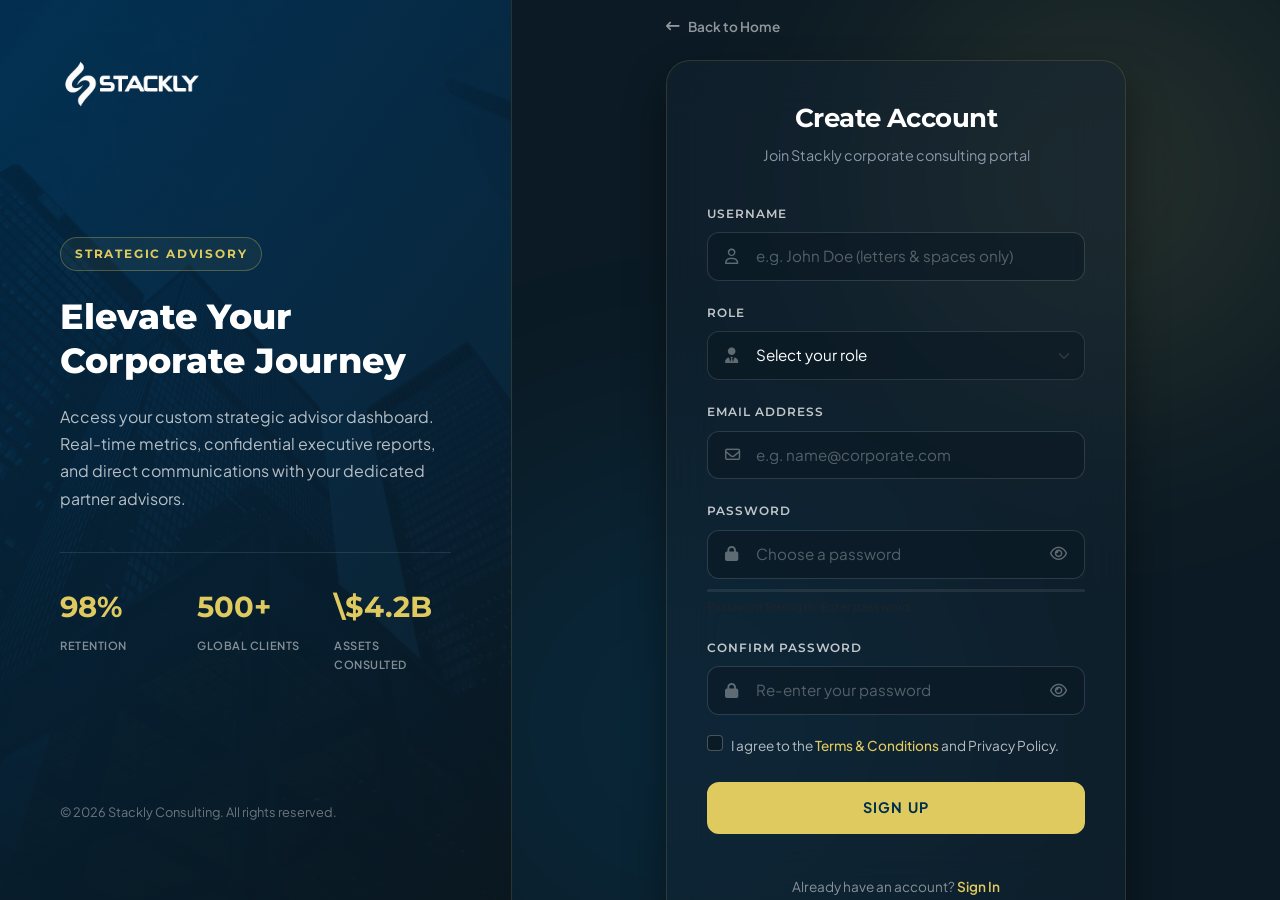
<file: pages/register.html>
<!doctype html>
<html lang="en">
  <head>
    <meta charset="UTF-8" />
    <meta name="viewport" content="width=device-width, initial-scale=1.0" />
    <title>Register | Stackly Consulting</title>
    <!-- Favicon -->
    <link
      rel="shortcut icon"
      href="../assets/images/logoStackly.webp"
      type="image/webp"
    />
    <!-- Bootstrap 5.3 CSS -->
    <link
      href="https://cdn.jsdelivr.net/npm/bootstrap@5.3.0/dist/css/bootstrap.min.css"
      rel="stylesheet"
    />
    <!-- FontAwesome 6.6.0 -->
    <link
      href="https://cdnjs.cloudflare.com/ajax/libs/font-awesome/6.6.0/css/all.min.css"
      rel="stylesheet"
    />
    <!-- Styles CSS -->
    <link href="../assets/css/styles.css" rel="stylesheet" />
    <link href="../assets/css/auth.css" rel="stylesheet" />
  </head>
  <body class="auth-body">
    <div class="auth-wrapper">
      <!-- Brand Showcase Panel (Left Side on Desktop) -->
      <div class="auth-brand-panel">
        <div class="brand-panel-overlay"></div>
        <div class="brand-panel-content">
          <div class="brand-logo">
            <a href="../index.html">
              <img
                src="../assets/images/logoStackly.webp"
                alt="Stackly Consulting Logo"
              />
            </a>
          </div>
          <div class="brand-showcase">
            <span class="badge-premium">Strategic Advisory</span>
            <h1 class="brand-title">Elevate Your Corporate Journey</h1>
            <p class="brand-text">
              Access your custom strategic advisor dashboard. Real-time metrics,
              confidential executive reports, and direct communications with
              your dedicated partner advisors.
            </p>

            <div class="brand-stats">
              <div class="stat-item">
                <span class="stat-num">98%</span>
                <span class="stat-lbl">Retention</span>
              </div>
              <div class="stat-item">
                <span class="stat-num">500+</span>
                <span class="stat-lbl">Global Clients</span>
              </div>
              <div class="stat-item">
                <span class="stat-num">\$4.2B</span>
                <span class="stat-lbl">Assets Consulted</span>
              </div>
            </div>
          </div>
          <div class="brand-footer">
            <p>&copy; 2026 Stackly Consulting. All rights reserved.</p>
          </div>
        </div>
      </div>

      <!-- Form Panel (Right Side on Desktop) -->
      <div class="auth-form-panel">
        <!-- Decorative background elements -->
        <div class="auth-bg-circle-1"></div>
        <div class="auth-bg-circle-2"></div>

        <div class="auth-container">
          <!-- Back to Home Link -->
          <a href="../index.html" class="btn-back-home">
            <i class="fa-solid fa-arrow-left-long"></i> Back to Home
          </a>

          <div class="auth-card">
            <!-- Logo shown only on mobile -->
            <div class="auth-logo-wrapper d-lg-none">
              <a href="../index.html">
                <img
                  src="../assets/images/logoStackly.webp"
                  alt="Stackly Consulting Logo"
                  class="auth-logo"
                />
              </a>
            </div>
            <h2 class="auth-title">Create Account</h2>
            <p class="auth-subtitle">
              Join Stackly corporate consulting portal
            </p>

            <form id="registerForm" class="auth-form" novalidate>
              <!-- Username Field -->
              <div class="mb-3">
                <label for="username" class="form-label">Username</label>
                <div class="auth-input-wrapper">
                  <input
                    type="text"
                    class="form-control"
                    id="username"
                    maxlength="16"
                    placeholder="e.g. John Doe (letters & spaces only)"
                    autocomplete="username"
                    required
                  />
                  <i class="fa-regular fa-user input-icon"></i>
                </div>
                <div class="invalid-feedback" id="usernameFeedback">
                  Please enter your username (numbers & special characters are
                  blocked).
                </div>
              </div>

              <!-- Role Field -->
              <div class="mb-3">
                <label for="role" class="form-label">Role</label>
                <div class="auth-input-wrapper">
                  <select class="form-select" id="role" name="role" required>
                    <option value="" disabled selected>Select your role</option>
                    <option value="client">Client</option>
                    <option value="advisor">Business Advisor</option>
                    <option value="admin">Administrator</option>
                  </select>
                  <i class="fa-solid fa-user-tie input-icon"></i>
                </div>
                <div class="invalid-feedback">Please select your role.</div>
              </div>

              <!-- Email Field -->
              <div class="mb-3">
                <label for="email" class="form-label">Email Address</label>
                <div class="auth-input-wrapper">
                  <input
                    type="email"
                    class="form-control"
                    id="email"
                    placeholder="e.g. name@corporate.com"
                    autocomplete="email"
                    required
                  />
                  <i class="fa-regular fa-envelope input-icon"></i>
                </div>
                <div class="invalid-feedback">
                  Please enter a valid email address.
                </div>
              </div>

              <!-- Password Field -->
              <div class="mb-3">
                <label for="password" class="form-label">Password</label>
                <div class="auth-input-wrapper">
                  <input
                    type="password"
                    class="form-control pe-5"
                    id="password"
                    placeholder="Choose a password"
                    autocomplete="new-password"
                    required
                  />
                  <i class="fa-solid fa-lock input-icon"></i>
                  <i
                    class="fa-regular fa-eye password-toggle-icon"
                    id="passwordToggle"
                  ></i>
                </div>
                <!-- Weak Password Indicator -->
                <div class="strength-meter-container">
                  <div class="strength-meter-bar">
                    <div class="strength-meter-fill" id="strengthFill"></div>
                  </div>
                  <span class="strength-meter-text text-muted" id="strengthText"
                    >Password Strength: Enter password</span
                  >
                </div>
                <div class="invalid-feedback" id="passwordFeedback">
                  Please choose a password.
                </div>
              </div>

              <!-- Confirm Password Field -->
              <div class="mb-3">
                <label for="confirmPassword" class="form-label"
                  >Confirm Password</label
                >
                <div class="auth-input-wrapper">
                  <input
                    type="password"
                    class="form-control pe-5"
                    id="confirmPassword"
                    placeholder="Re-enter your password"
                    autocomplete="new-password"
                    required
                  />
                  <i class="fa-solid fa-lock input-icon"></i>
                  <i
                    class="fa-regular fa-eye password-toggle-icon"
                    id="confirmPasswordToggle"
                  ></i>
                </div>
                <div class="invalid-feedback" id="confirmPasswordFeedback">
                  Please confirm your password.
                </div>
              </div>

              <!-- Terms & Conditions Checkbox -->
              <div class="mb-4">
                <div class="form-check">
                  <input
                    class="form-check-input"
                    type="checkbox"
                    id="terms"
                    required
                  />
                  <label class="form-check-label" for="terms">
                    I agree to the
                    <a href="#" class="text-gold">Terms & Conditions</a> and
                    Privacy Policy.
                  </label>
                  <div class="invalid-feedback">
                    You must accept the terms & conditions to proceed.
                  </div>
                </div>
              </div>

              <!-- Submit Button -->
              <button type="submit" class="btn btn-gold-auth mb-3">
                Sign Up
              </button>
            </form>

            <p class="auth-footer-text">
              Already have an account? <a href="login.html">Sign In</a>
            </p>
          </div>
        </div>
      </div>
    </div>

    <!-- Custom script JS -->
    <script src="../assets/js/script.js"></script>

    <!-- Script for validation and interactivity -->
    <script>
      document.addEventListener("DOMContentLoaded", function () {
        const registerForm = document.getElementById("registerForm");
        const usernameInput = document.getElementById("username");
        const roleSelect = document.getElementById("role");
        const emailInput = document.getElementById("email");
        const passwordInput = document.getElementById("password");
        const confirmPasswordInput = document.getElementById("confirmPassword");
        const termsCheck = document.getElementById("terms");

        const passwordToggle = document.getElementById("passwordToggle");
        const confirmPasswordToggle = document.getElementById(
          "confirmPasswordToggle",
        );

        const strengthFill = document.getElementById("strengthFill");
        const strengthText = document.getElementById("strengthText");

        const usernameFeedback = document.getElementById("usernameFeedback");
        const passwordFeedback = document.getElementById("passwordFeedback");
        const confirmPasswordFeedback = document.getElementById(
          "confirmPasswordFeedback",
        );

        // 1. Username input character restriction: Block typing numbers or special characters.
        // We only allow alphabetical characters and space.
        usernameInput.addEventListener("keypress", function (e) {
          const char = String.fromCharCode(e.which || e.keyCode);
          if (!/^[a-zA-Z\s]$/.test(char)) {
            e.preventDefault();
          }
        });

        // Block pasting/dragging numbers or special characters
        usernameInput.addEventListener("input", function () {
          const filteredVal = this.value.replace(/[^a-zA-Z\s]/g, "");
          if (this.value !== filteredVal) {
            this.value = filteredVal;
          }

          if (this.value.trim()) {
            this.classList.remove("is-invalid");
          }
        });

        // 2. Toggle password visibility
        passwordToggle.addEventListener("click", function () {
          const type =
            passwordInput.getAttribute("type") === "password"
              ? "text"
              : "password";
          passwordInput.setAttribute("type", type);
          this.classList.toggle("fa-eye");
          this.classList.toggle("fa-eye-slash");
        });

        confirmPasswordToggle.addEventListener("click", function () {
          const type =
            confirmPasswordInput.getAttribute("type") === "password"
              ? "text"
              : "password";
          confirmPasswordInput.setAttribute("type", type);
          this.classList.toggle("fa-eye");
          this.classList.toggle("fa-eye-slash");
        });

        // 3. Password Strength Checker
        function checkPasswordStrength(password) {
          if (!password) {
            return { score: 0, label: "Enter password", className: "" };
          }

          let score = 0;
          const checks = {
            length: password.length >= 8,
            hasUpper: /[A-Z]/.test(password),
            hasLower: /[a-z]/.test(password),
            hasDigit: /[0-9]/.test(password),
            hasSpecial: /[^A-Za-z0-9]/.test(password),
          };

          if (checks.length) score++;
          if (checks.hasUpper && checks.hasLower) score++;
          if (checks.hasDigit || checks.hasSpecial) score++;

          // Weak passwords fail basic requirements (e.g. length < 8)
          if (password.length < 8) {
            return {
              score: 1,
              label: "Weak (Min. 8 characters required)",
              className: "strength-weak text-strength-weak",
            };
          }

          if (score === 1) {
            return {
              score: 1,
              label: "Weak (Add mixed characters)",
              className: "strength-weak text-strength-weak",
            };
          } else if (score === 2) {
            return {
              score: 2,
              label: "Medium (Add special symbols)",
              className: "strength-medium text-strength-medium",
            };
          } else {
            return {
              score: 3,
              label: "Strong",
              className: "strength-strong text-strength-strong",
            };
          }
        }

        // Live strength updates
        passwordInput.addEventListener("input", function () {
          const strength = checkPasswordStrength(this.value);

          // Clear classes
          strengthFill.className = "strength-meter-fill";
          strengthText.className = "strength-meter-text";

          if (this.value) {
            const classParts = strength.className.split(" ");
            strengthFill.classList.add(classParts[0]);
            strengthText.classList.add(classParts[1]);
            strengthText.innerText = "Password Strength: " + strength.label;

            if (strength.score < 2) {
              passwordInput.classList.add("is-invalid");
              passwordFeedback.innerText =
                "Password is too weak. Must be at least 8 characters and contain mixed uppercase, lowercase, numbers, or symbols.";
            } else {
              passwordInput.classList.remove("is-invalid");
              passwordInput.classList.add("is-valid");
            }
          } else {
            strengthText.innerText = "Password Strength: Enter password";
            strengthText.className = "strength-meter-text text-muted";
            passwordInput.classList.remove("is-valid", "is-invalid");
          }

          // Check if confirm match is affected
          checkPasswordsMatch();
        });

        // 4. Confirm Password Match Checker
        function checkPasswordsMatch() {
          const pwd = passwordInput.value;
          const cpwd = confirmPasswordInput.value;

          if (!cpwd) {
            confirmPasswordInput.classList.remove("is-valid", "is-invalid");
            return false;
          }

          if (pwd !== cpwd) {
            confirmPasswordInput.classList.remove("is-valid");
            confirmPasswordInput.classList.add("is-invalid");
            confirmPasswordFeedback.innerText = "Passwords do not match.";
            return false;
          } else {
            confirmPasswordInput.classList.remove("is-invalid");
            confirmPasswordInput.classList.add("is-valid");
            return true;
          }
        }

        confirmPasswordInput.addEventListener("input", checkPasswordsMatch);

        // 5. Form Submit Validation
        registerForm.addEventListener("submit", function (event) {
          event.preventDefault();
          event.stopPropagation();

          let formValid = true;

          // Username Validation
          if (!usernameInput.value.trim()) {
            usernameInput.classList.add("is-invalid");
            usernameFeedback.innerText = "Please enter your username.";
            formValid = false;
          } else {
            usernameInput.classList.remove("is-invalid");
            usernameInput.classList.add("is-valid");
          }

          // Role Validation
          if (!roleSelect.value) {
            roleSelect.classList.add("is-invalid");
            formValid = false;
          } else {
            roleSelect.classList.remove("is-invalid");
            roleSelect.classList.add("is-valid");
          }

          // Email Validation
          const emailPattern = /^[^\s@]+@[^\s@]+\.[^\s@]+$/;
          if (
            !emailInput.value ||
            !emailPattern.test(emailInput.value.trim())
          ) {
            emailInput.classList.add("is-invalid");
            formValid = false;
          } else {
            emailInput.classList.remove("is-invalid");
            emailInput.classList.add("is-valid");
          }

          // Password Validation
          const strength = checkPasswordStrength(passwordInput.value);
          if (!passwordInput.value) {
            passwordInput.classList.add("is-invalid");
            passwordFeedback.innerText = "Please enter a password.";
            formValid = false;
          } else if (strength.score < 2) {
            passwordInput.classList.add("is-invalid");
            passwordFeedback.innerText =
              "Password is too weak. Must be at least 8 characters and contain mixed letters/numbers.";
            formValid = false;
          } else {
            passwordInput.classList.remove("is-invalid");
            passwordInput.classList.add("is-valid");
          }

          // Confirm Password Validation
          if (!confirmPasswordInput.value) {
            confirmPasswordInput.classList.add("is-invalid");
            confirmPasswordFeedback.innerText = "Please confirm your password.";
            formValid = false;
          } else if (!checkPasswordsMatch()) {
            formValid = false;
          }

          // Terms Check Validation
          if (!termsCheck.checked) {
            termsCheck.classList.add("is-invalid");
            formValid = false;
          } else {
            termsCheck.classList.remove("is-invalid");
            termsCheck.classList.add("is-valid");
          }

          if (formValid) {
            // Success registration redirect
            window.location.href = "login.html";
          }
        });

        // Clear invalid feedback on change/input
        const inputs = [roleSelect, emailInput, termsCheck];
        inputs.forEach((input) => {
          input.addEventListener("change", function () {
            if (this.value || (this.type === "checkbox" && this.checked)) {
              this.classList.remove("is-invalid");
            }
          });
          input.addEventListener("input", function () {
            if (this.value) {
              this.classList.remove("is-invalid");
            }
          });
        });
      });
    </script>
  </body>
</html>
</file>
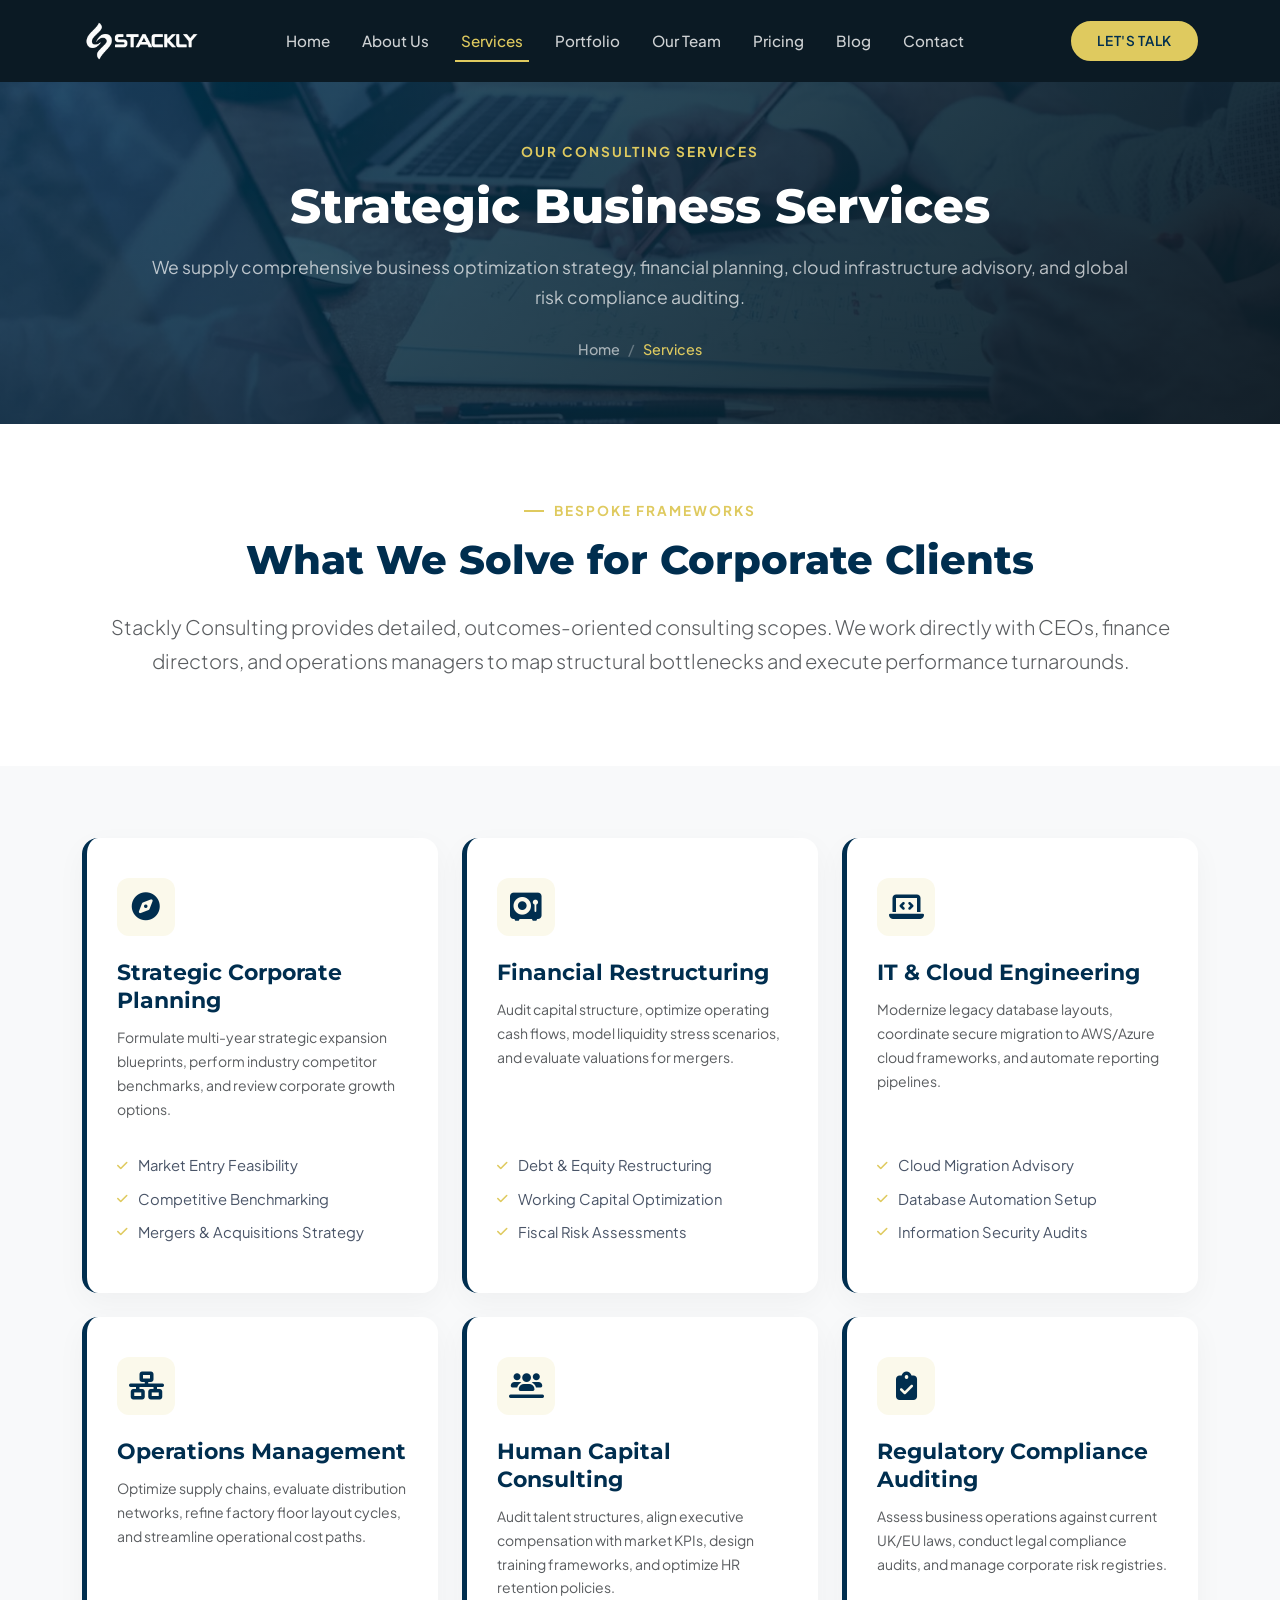
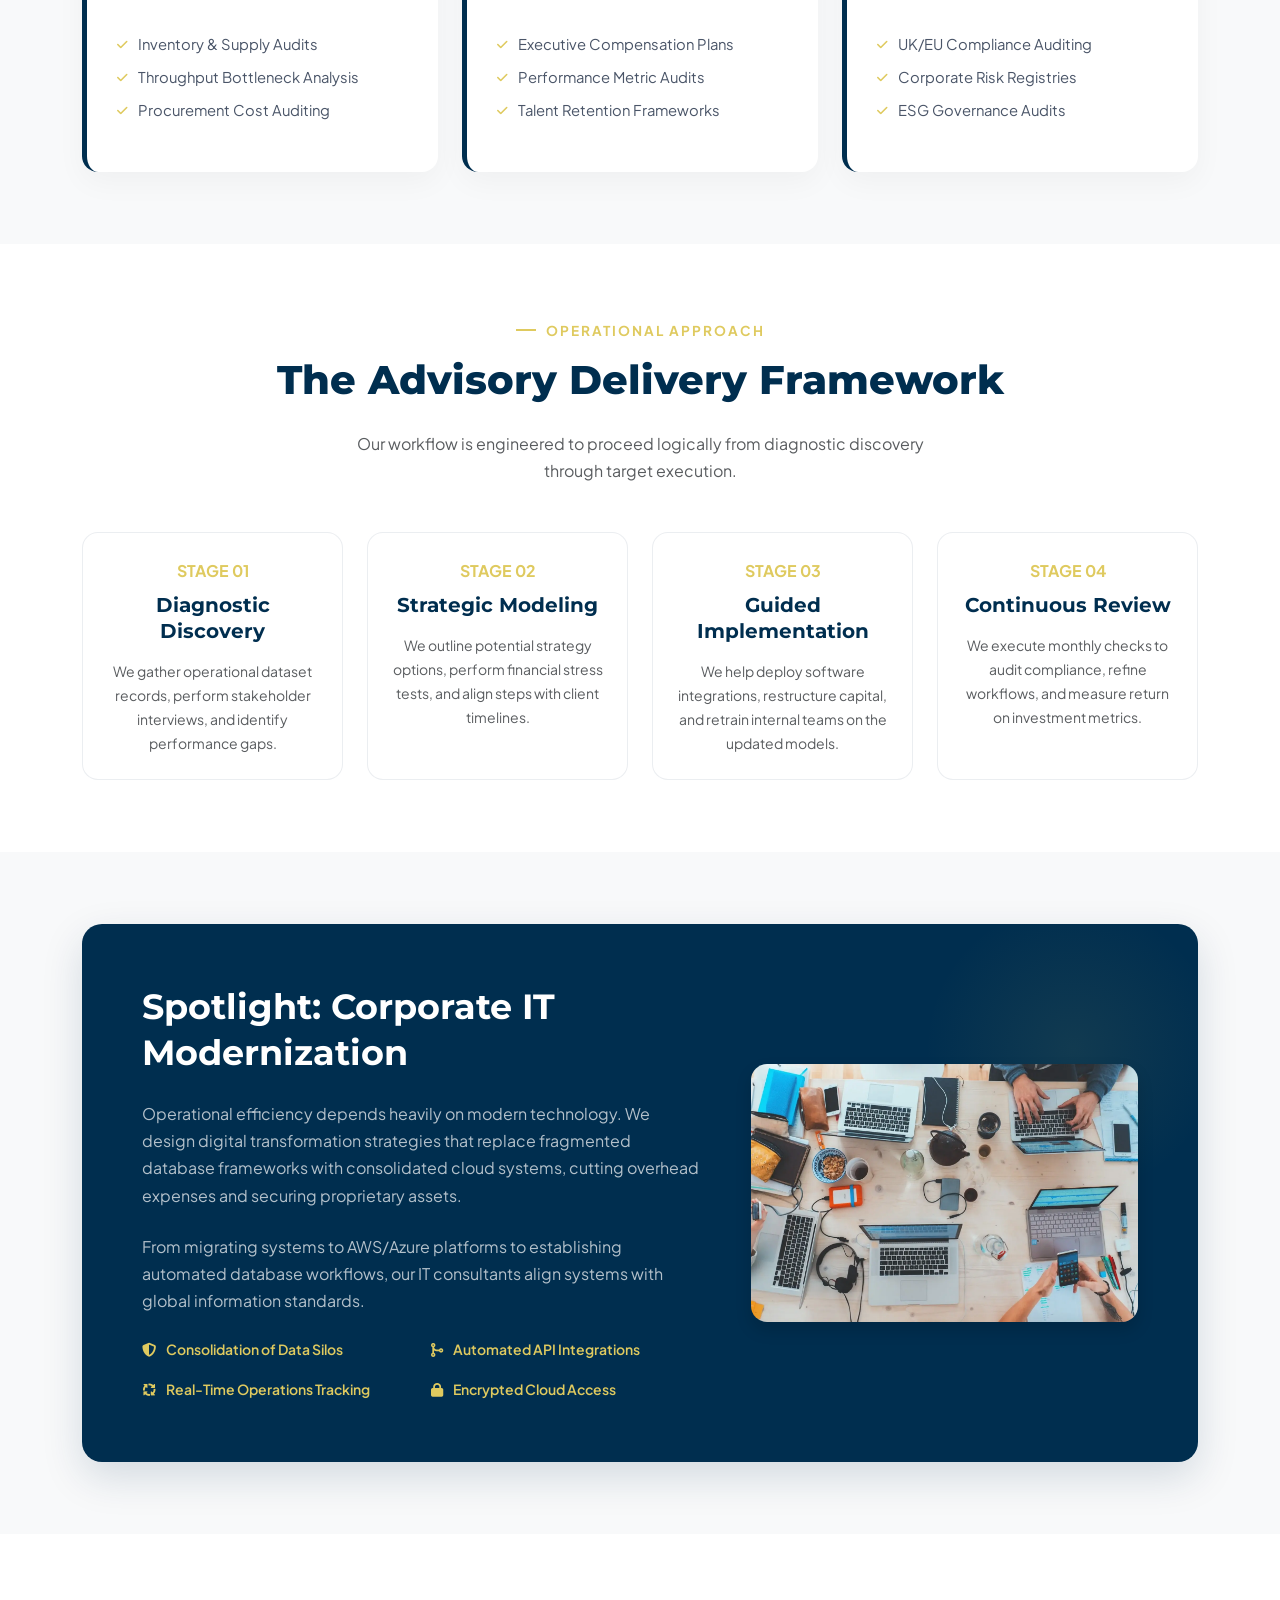
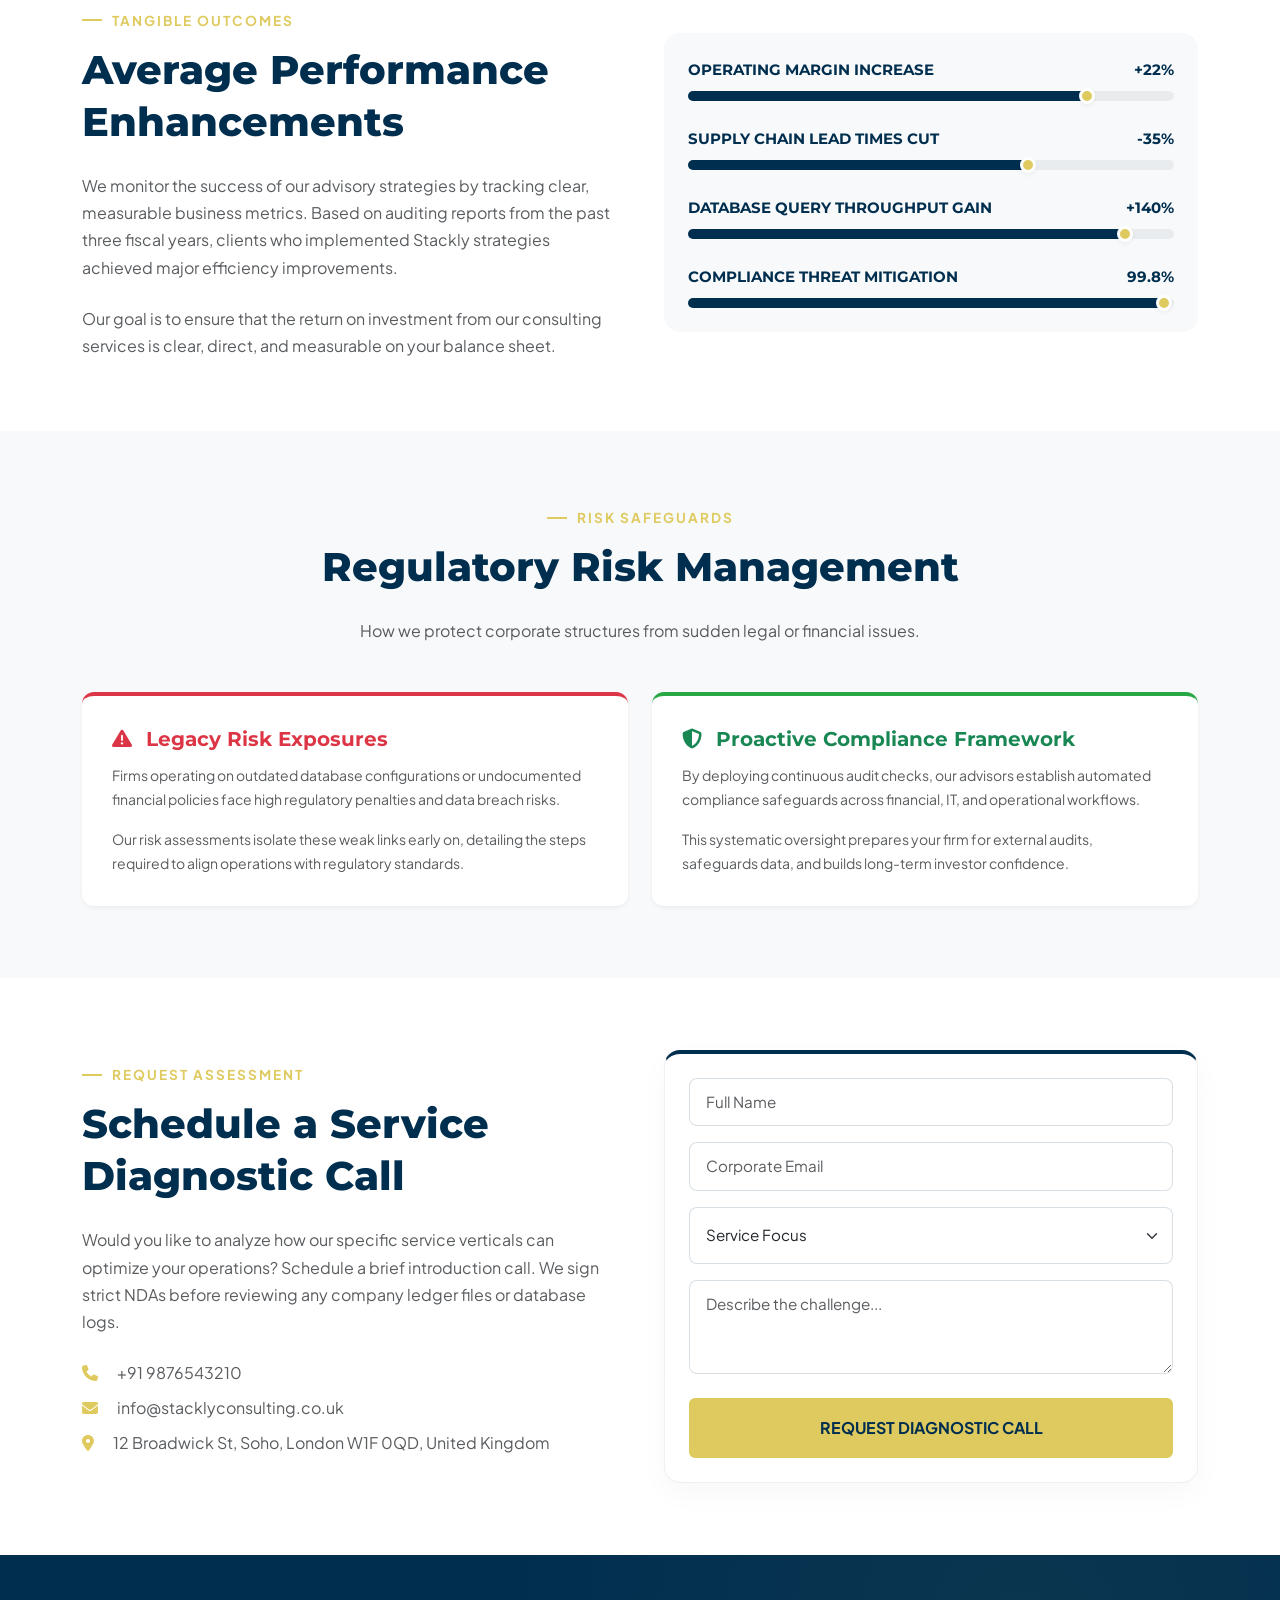
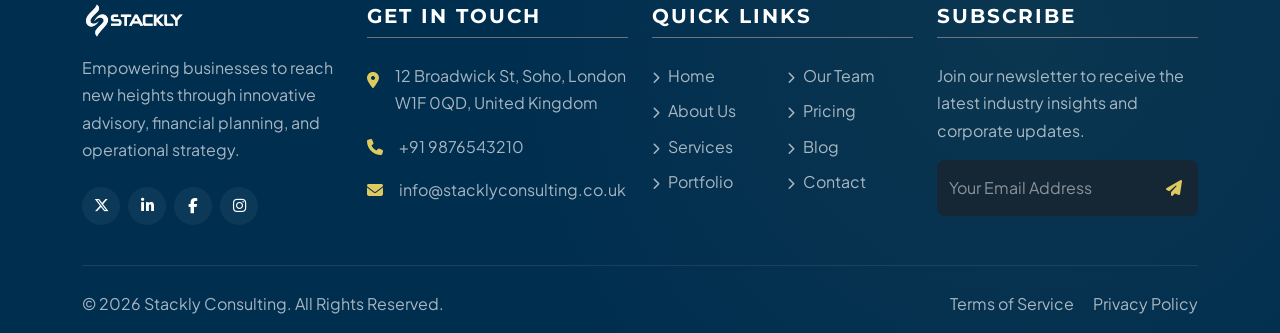
<file: pages/services.html>
<!doctype html>
<html lang="en">
  <head>
    <meta charset="UTF-8" />
    <meta name="viewport" content="width=device-width, initial-scale=1.0" />
    <title>Our Services | Stackly Consulting</title>
    <!-- Favicon -->
    <link
      rel="shortcut icon"
      href="../assets/images/logoStackly.webp"
      type="image/webp"
    />
    <!-- Bootstrap 5.3 CSS -->
    <link
      href="https://cdn.jsdelivr.net/npm/bootstrap@5.3.0/dist/css/bootstrap.min.css"
      rel="stylesheet"
    />
    <!-- FontAwesome 6.6.0 -->
    <link
      href="https://cdnjs.cloudflare.com/ajax/libs/font-awesome/6.6.0/css/all.min.css"
      rel="stylesheet"
    />
    <!-- Styles CSS -->
    <link href="../assets/css/styles.css" rel="stylesheet" />
    <link href="../assets/css/services.css" rel="stylesheet" />
  </head>
  <body>
    <!-- 1. HEADER SECTION -->
    <div id="header-placeholder"></div>

    <!-- 2. COMMON BANNER & BREADCRUMBS SECTION -->
    <section
      class="page-banner"
      style="
        background-image: url(&quot;../assets/images/services/services-banner-image.webp&quot;);
      "
    >
      <div class="container">
        <div class="page-banner-content text-white">
          <span class="section-subtitle">Our Consulting Services</span>
          <h1>Strategic Business Services</h1>
          <p>
            We supply comprehensive business optimization strategy, financial
            planning, cloud infrastructure advisory, and global risk compliance
            auditing.
          </p>
          <nav aria-label="breadcrumb">
            <ol class="breadcrumb">
              <li class="breadcrumb-item"><a href="../index.html">Home</a></li>
              <li class="breadcrumb-item active" aria-current="page">
                Services
              </li>
            </ol>
          </nav>
        </div>
      </div>
    </section>

    <!-- 3. SERVICES VERTICALS OVERVIEW -->
    <section class="py-5 bg-white">
      <div class="container py-4 text-center">
        <div class="max-800 mx-auto">
          <span class="section-subtitle justify-content-center"
            >Bespoke Frameworks</span
          >
          <h2 class="section-title text-dark-blue">
            What We Solve for Corporate Clients
          </h2>
          <p class="lead text-muted">
            Stackly Consulting provides detailed, outcomes-oriented consulting
            scopes. We work directly with CEOs, finance directors, and
            operations managers to map structural bottlenecks and execute
            performance turnarounds.
          </p>
        </div>
      </div>
    </section>

    <!-- 4. DETAILED SERVICES GRID -->
    <section class="py-5 bg-light-custom">
      <div class="container py-4">
        <div class="row g-4">
          <!-- Service 1 -->
          <div class="col-lg-4 col-md-6">
            <div class="service-detail-card h-100 d-flex flex-column">
              <div class="icon"><i class="fa-solid fa-compass"></i></div>
              <h4>Strategic Corporate Planning</h4>
              <p class="text-muted fs-sm flex-grow-1">
                Formulate multi-year strategic expansion blueprints, perform
                industry competitor benchmarks, and review corporate growth
                options.
              </p>
              <ul class="list-unstyled feature-list mt-3 mb-0">
                <li>
                  <i class="fa-solid fa-check fs-xs"></i> Market Entry
                  Feasibility
                </li>
                <li>
                  <i class="fa-solid fa-check fs-xs"></i> Competitive
                  Benchmarking
                </li>
                <li>
                  <i class="fa-solid fa-check fs-xs"></i> Mergers & Acquisitions
                  Strategy
                </li>
              </ul>
            </div>
          </div>
          <!-- Service 2 -->
          <div class="col-lg-4 col-md-6">
            <div class="service-detail-card h-100 d-flex flex-column">
              <div class="icon"><i class="fa-solid fa-vault"></i></div>
              <h4>Financial Restructuring</h4>
              <p class="text-muted fs-sm flex-grow-1">
                Audit capital structure, optimize operating cash flows, model
                liquidity stress scenarios, and evaluate valuations for mergers.
              </p>
              <ul class="list-unstyled feature-list mt-3 mb-0">
                <li>
                  <i class="fa-solid fa-check fs-xs"></i> Debt & Equity
                  Restructuring
                </li>
                <li>
                  <i class="fa-solid fa-check fs-xs"></i> Working Capital
                  Optimization
                </li>
                <li>
                  <i class="fa-solid fa-check fs-xs"></i> Fiscal Risk
                  Assessments
                </li>
              </ul>
            </div>
          </div>
          <!-- Service 3 -->
          <div class="col-lg-4 col-md-6">
            <div class="service-detail-card h-100 d-flex flex-column">
              <div class="icon"><i class="fa-solid fa-laptop-code"></i></div>
              <h4>IT & Cloud Engineering</h4>
              <p class="text-muted fs-sm flex-grow-1">
                Modernize legacy database layouts, coordinate secure migration
                to AWS/Azure cloud frameworks, and automate reporting pipelines.
              </p>
              <ul class="list-unstyled feature-list mt-3 mb-0">
                <li>
                  <i class="fa-solid fa-check fs-xs"></i> Cloud Migration
                  Advisory
                </li>
                <li>
                  <i class="fa-solid fa-check fs-xs"></i> Database Automation
                  Setup
                </li>
                <li>
                  <i class="fa-solid fa-check fs-xs"></i> Information Security
                  Audits
                </li>
              </ul>
            </div>
          </div>
          <!-- Service 4 -->
          <div class="col-lg-4 col-md-6">
            <div class="service-detail-card h-100 d-flex flex-column">
              <div class="icon"><i class="fa-solid fa-network-wired"></i></div>
              <h4>Operations Management</h4>
              <p class="text-muted fs-sm flex-grow-1">
                Optimize supply chains, evaluate distribution networks, refine
                factory floor layout cycles, and streamline operational cost
                paths.
              </p>
              <ul class="list-unstyled feature-list mt-3 mb-0">
                <li>
                  <i class="fa-solid fa-check fs-xs"></i> Inventory & Supply
                  Audits
                </li>
                <li>
                  <i class="fa-solid fa-check fs-xs"></i> Throughput Bottleneck
                  Analysis
                </li>
                <li>
                  <i class="fa-solid fa-check fs-xs"></i> Procurement Cost
                  Auditing
                </li>
              </ul>
            </div>
          </div>
          <!-- Service 5 -->
          <div class="col-lg-4 col-md-6">
            <div class="service-detail-card h-100 d-flex flex-column">
              <div class="icon"><i class="fa-solid fa-users-line"></i></div>
              <h4>Human Capital Consulting</h4>
              <p class="text-muted fs-sm flex-grow-1">
                Audit talent structures, align executive compensation with
                market KPIs, design training frameworks, and optimize HR
                retention policies.
              </p>
              <ul class="list-unstyled feature-list mt-3 mb-0">
                <li>
                  <i class="fa-solid fa-check fs-xs"></i> Executive Compensation
                  Plans
                </li>
                <li>
                  <i class="fa-solid fa-check fs-xs"></i> Performance Metric
                  Audits
                </li>
                <li>
                  <i class="fa-solid fa-check fs-xs"></i> Talent Retention
                  Frameworks
                </li>
              </ul>
            </div>
          </div>
          <!-- Service 6 -->
          <div class="col-lg-4 col-md-6">
            <div class="service-detail-card h-100 d-flex flex-column">
              <div class="icon">
                <i class="fa-solid fa-clipboard-check"></i>
              </div>
              <h4>Regulatory Compliance Auditing</h4>
              <p class="text-muted fs-sm flex-grow-1">
                Assess business operations against current UK/EU laws, conduct
                legal compliance audits, and manage corporate risk registries.
              </p>
              <ul class="list-unstyled feature-list mt-3 mb-0">
                <li>
                  <i class="fa-solid fa-check fs-xs"></i> UK/EU Compliance
                  Auditing
                </li>
                <li>
                  <i class="fa-solid fa-check fs-xs"></i> Corporate Risk
                  Registries
                </li>
                <li>
                  <i class="fa-solid fa-check fs-xs"></i> ESG Governance Audits
                </li>
              </ul>
            </div>
          </div>
        </div>
      </div>
    </section>

    <!-- 5. CONSULTATIVE METHODOLOGY PIPELINE -->
    <section class="py-5 bg-white">
      <div class="container py-4">
        <div class="text-center mb-5">
          <span class="section-subtitle justify-content-center"
            >Operational Approach</span
          >
          <h2 class="section-title text-dark-blue">
            The Advisory Delivery Framework
          </h2>
          <p class="mx-auto text-muted" style="max-width: 600px">
            Our workflow is engineered to proceed logically from diagnostic
            discovery through target execution.
          </p>
        </div>
        <div class="row g-4">
          <div class="col-md-3">
            <div
              class="pipeline-stage-card p-4 border border-secondary border-opacity-25 rounded-4 h-100 text-center"
            >
              <div class="text-gold fw-bold mb-2">STAGE 01</div>
              <h5 class="fw-bold mb-3">Diagnostic Discovery</h5>
              <p class="text-muted fs-sm mb-0">
                We gather operational dataset records, perform stakeholder
                interviews, and identify performance gaps.
              </p>
            </div>
          </div>
          <div class="col-md-3">
            <div
              class="pipeline-stage-card p-4 border border-secondary border-opacity-25 rounded-4 h-100 text-center"
            >
              <div class="text-gold fw-bold mb-2">STAGE 02</div>
              <h5 class="fw-bold mb-3">Strategic Modeling</h5>
              <p class="text-muted fs-sm mb-0">
                We outline potential strategy options, perform financial stress
                tests, and align steps with client timelines.
              </p>
            </div>
          </div>
          <div class="col-md-3">
            <div
              class="pipeline-stage-card p-4 border border-secondary border-opacity-25 rounded-4 h-100 text-center"
            >
              <div class="text-gold fw-bold mb-2">STAGE 03</div>
              <h5 class="fw-bold mb-3">Guided Implementation</h5>
              <p class="text-muted fs-sm mb-0">
                We help deploy software integrations, restructure capital, and
                retrain internal teams on the updated models.
              </p>
            </div>
          </div>
          <div class="col-md-3">
            <div
              class="pipeline-stage-card p-4 border border-secondary border-opacity-25 rounded-4 h-100 text-center"
            >
              <div class="text-gold fw-bold mb-2">STAGE 04</div>
              <h5 class="fw-bold mb-3">Continuous Review</h5>
              <p class="text-muted fs-sm mb-0">
                We execute monthly checks to audit compliance, refine workflows,
                and measure return on investment metrics.
              </p>
            </div>
          </div>
        </div>
      </div>
    </section>

    <!-- 6. FEATURE FOCUS (Digital Transformation) -->
    <section class="py-5 bg-light-custom">
      <div class="container py-4">
        <div class="focus-feature-box">
          <div class="row align-items-center g-5">
            <div class="col-lg-7">
              <h3>Spotlight: Corporate IT Modernization</h3>
              <p class="mb-4">
                Operational efficiency depends heavily on modern technology. We
                design digital transformation strategies that replace fragmented
                database frameworks with consolidated cloud systems, cutting
                overhead expenses and securing proprietary assets.
              </p>
              <p class="mb-4">
                From migrating systems to AWS/Azure platforms to establishing
                automated database workflows, our IT consultants align systems
                with global information standards.
              </p>
              <div class="row g-3 fs-sm mb-0 text-gold fw-semibold">
                <div class="col-sm-6">
                  <i class="fa-solid fa-shield-halved me-2"></i> Consolidation
                  of Data Silos
                </div>
                <div class="col-sm-6">
                  <i class="fa-solid fa-code-merge me-2"></i> Automated API
                  Integrations
                </div>
                <div class="col-sm-6">
                  <i class="fa-solid fa-arrows-spin me-2"></i> Real-Time
                  Operations Tracking
                </div>
                <div class="col-sm-6">
                  <i class="fa-solid fa-lock me-2"></i> Encrypted Cloud Access
                </div>
              </div>
            </div>
            <div class="col-lg-5">
              <img
                src="../assets/images/services/services-focus-feature-box-image.webp"
                alt="Software technology screen dashboard"
                class="img-fluid rounded-4 shadow"
              />
            </div>
          </div>
        </div>
      </div>
    </section>

    <!-- 7. CONSULTING SUCCESS OUTCOMES (ROI Progress Bars) -->
    <section class="py-5 bg-white">
      <div class="container py-4">
        <div class="row align-items-center g-5">
          <div class="col-lg-6">
            <span class="section-subtitle">Tangible Outcomes</span>
            <h2 class="section-title text-dark-blue">
              Average Performance Enhancements
            </h2>
            <p class="text-muted mb-4">
              We monitor the success of our advisory strategies by tracking
              clear, measurable business metrics. Based on auditing reports from
              the past three fiscal years, clients who implemented Stackly
              strategies achieved major efficiency improvements.
            </p>
            <p class="text-muted mb-0">
              Our goal is to ensure that the return on investment from our
              consulting services is clear, direct, and measurable on your
              balance sheet.
            </p>
          </div>
          <div class="col-lg-6">
            <div class="p-4 bg-light-custom rounded-4">
              <div class="roi-progress-item">
                <div class="label-group">
                  <span>OPERATING MARGIN INCREASE</span>
                  <span>+22%</span>
                </div>
                <div class="progress">
                  <div
                    class="progress-bar"
                    role="progressbar"
                    style="width: 82%"
                    aria-valuenow="82"
                    aria-valuemin="0"
                    aria-valuemax="100"
                  ></div>
                </div>
              </div>
              <div class="roi-progress-item">
                <div class="label-group">
                  <span>SUPPLY CHAIN LEAD TIMES CUT</span>
                  <span>-35%</span>
                </div>
                <div class="progress">
                  <div
                    class="progress-bar"
                    role="progressbar"
                    style="width: 70%"
                    aria-valuenow="70"
                    aria-valuemin="0"
                    aria-valuemax="100"
                  ></div>
                </div>
              </div>
              <div class="roi-progress-item">
                <div class="label-group">
                  <span>DATABASE QUERY THROUGHPUT GAIN</span>
                  <span>+140%</span>
                </div>
                <div class="progress">
                  <div
                    class="progress-bar"
                    role="progressbar"
                    style="width: 90%"
                    aria-valuenow="90"
                    aria-valuemin="0"
                    aria-valuemax="100"
                  ></div>
                </div>
              </div>
              <div class="roi-progress-item mb-0">
                <div class="label-group">
                  <span>COMPLIANCE THREAT MITIGATION</span>
                  <span>99.8%</span>
                </div>
                <div class="progress">
                  <div
                    class="progress-bar"
                    role="progressbar"
                    style="width: 98%"
                    aria-valuenow="98"
                    aria-valuemin="0"
                    aria-valuemax="100"
                  ></div>
                </div>
              </div>
            </div>
          </div>
        </div>
      </div>
    </section>

    <!-- 8. RISK ADVISORY & COMPLIANCE -->
    <section class="py-5 bg-light-custom">
      <div class="container py-4">
        <div class="text-center mb-5">
          <span class="section-subtitle justify-content-center"
            >Risk Safeguards</span
          >
          <h2 class="section-title text-dark-blue">
            Regulatory Risk Management
          </h2>
          <p class="mx-auto text-muted" style="max-width: 600px">
            How we protect corporate structures from sudden legal or financial
            issues.
          </p>
        </div>
        <div class="row g-4">
          <div class="col-md-6">
            <div class="risk-advisory-card">
              <h5 class="text-danger fw-bold">
                <i class="fa-solid fa-triangle-exclamation me-2"></i> Legacy
                Risk Exposures
              </h5>
              <p class="text-muted fs-sm mb-3">
                Firms operating on outdated database configurations or
                undocumented financial policies face high regulatory penalties
                and data breach risks.
              </p>
              <p class="text-muted fs-sm mb-0">
                Our risk assessments isolate these weak links early on,
                detailing the steps required to align operations with regulatory
                standards.
              </p>
            </div>
          </div>
          <div class="col-md-6">
            <div class="risk-advisory-card green">
              <h5 class="text-success fw-bold">
                <i class="fa-solid fa-shield-halved me-2"></i> Proactive
                Compliance Framework
              </h5>
              <p class="text-muted fs-sm mb-3">
                By deploying continuous audit checks, our advisors establish
                automated compliance safeguards across financial, IT, and
                operational workflows.
              </p>
              <p class="text-muted fs-sm mb-0">
                This systematic oversight prepares your firm for external
                audits, safeguards data, and builds long-term investor
                confidence.
              </p>
            </div>
          </div>
        </div>
      </div>
    </section>

    <!-- 9. CTA DIAGNOSTIC REQUEST FORM -->
    <section class="py-5 bg-white">
      <div class="container py-4">
        <div class="row align-items-center g-5">
          <div class="col-lg-6">
            <span class="section-subtitle">Request Assessment</span>
            <h2 class="section-title text-dark-blue">
              Schedule a Service Diagnostic Call
            </h2>
            <p class="text-muted mb-4">
              Would you like to analyze how our specific service verticals can
              optimize your operations? Schedule a brief introduction call. We
              sign strict NDAs before reviewing any company ledger files or
              database logs.
            </p>
            <ul class="list-unstyled contact-info text-muted">
              <li class="mb-2">
                <span class="text-gold me-3"
                  ><i class="fa-solid fa-phone"></i
                ></span>
                +91 9876543210
              </li>
              <li class="mb-2">
                <span class="text-gold me-3"
                  ><i class="fa-solid fa-envelope"></i
                ></span>
                info@stacklyconsulting.co.uk
              </li>
              <li>
                <span class="text-gold me-3"
                  ><i class="fa-solid fa-location-dot"></i
                ></span>
                12 Broadwick St, Soho, London W1F 0QD, United Kingdom
              </li>
            </ul>
          </div>
          <div class="col-lg-6">
            <div
              class="diagnostic-form-card p-4 bg-light-custom rounded-4 border"
            >
              <form action="#" method="POST" data-redirect-404="true">
                <div class="mb-3">
                  <input
                    type="text"
                    class="form-control bg-white"
                    id="serviceChallengeName"
                    name="serviceChallengeName"
                    placeholder="Full Name"
                    data-type="fullname"
                    maxlength="16"
                    required
                  />
                </div>
                <div class="mb-3">
                  <input
                    type="email"
                    class="form-control bg-white"
                    id="serviceChallengeEmail"
                    name="serviceChallengeEmail"
                    placeholder="Corporate Email"
                    required
                  />
                </div>
                <div class="mb-3">
                  <select
                    class="form-select bg-white py-3"
                    id="serviceChallengeFocus"
                    name="serviceChallengeFocus"
                    style="font-size: 0.95rem"
                    required
                  >
                    <option value="" disabled selected>Service Focus</option>
                    <option>Strategic Corporate Planning</option>
                    <option>Financial Restructuring</option>
                    <option>IT & Cloud Engineering</option>
                    <option>Operations Management</option>
                    <option>Human Capital Consulting</option>
                    <option>Regulatory Compliance</option>
                  </select>
                </div>
                <div class="mb-4">
                  <textarea
                    rows="3"
                    class="form-control bg-white"
                    id="serviceChallengeText"
                    name="serviceChallengeText"
                    placeholder="Describe the challenge..."
                    required
                  ></textarea>
                </div>
                <button
                  type="submit"
                  class="btn btn-gold w-100 py-3 fw-bold text-uppercase"
                >
                  Request Diagnostic Call
                </button>
              </form>
            </div>
          </div>
        </div>
      </div>
    </section>

    <!-- 10. FOOTER SECTION -->
    <div id="footer-placeholder"></div>

    <!-- Bootstrap 5.3 Bundle JS -->
    <script src="https://cdn.jsdelivr.net/npm/bootstrap@5.3.0/dist/js/bootstrap.bundle.min.js"></script>
    <!-- Custom JS -->
    <script src="../assets/js/script.js"></script>
  </body>
</html>
</file>
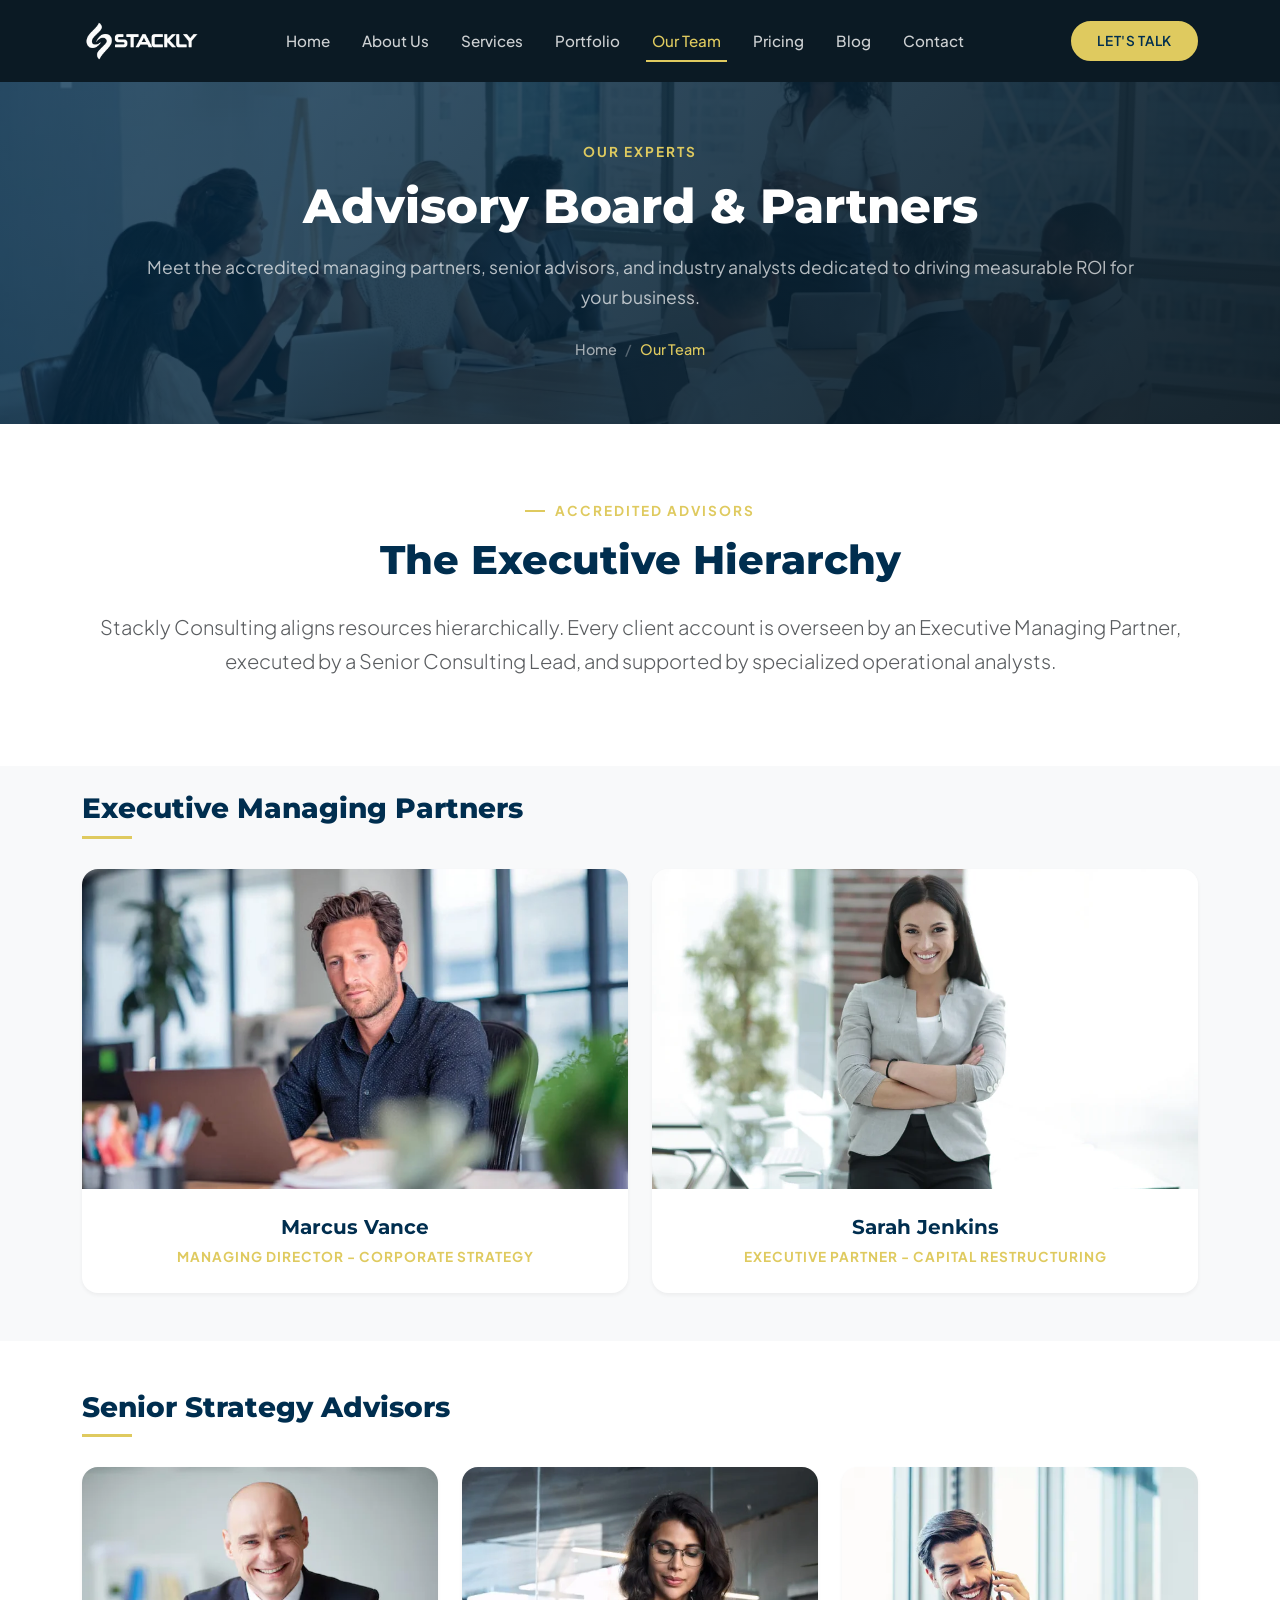
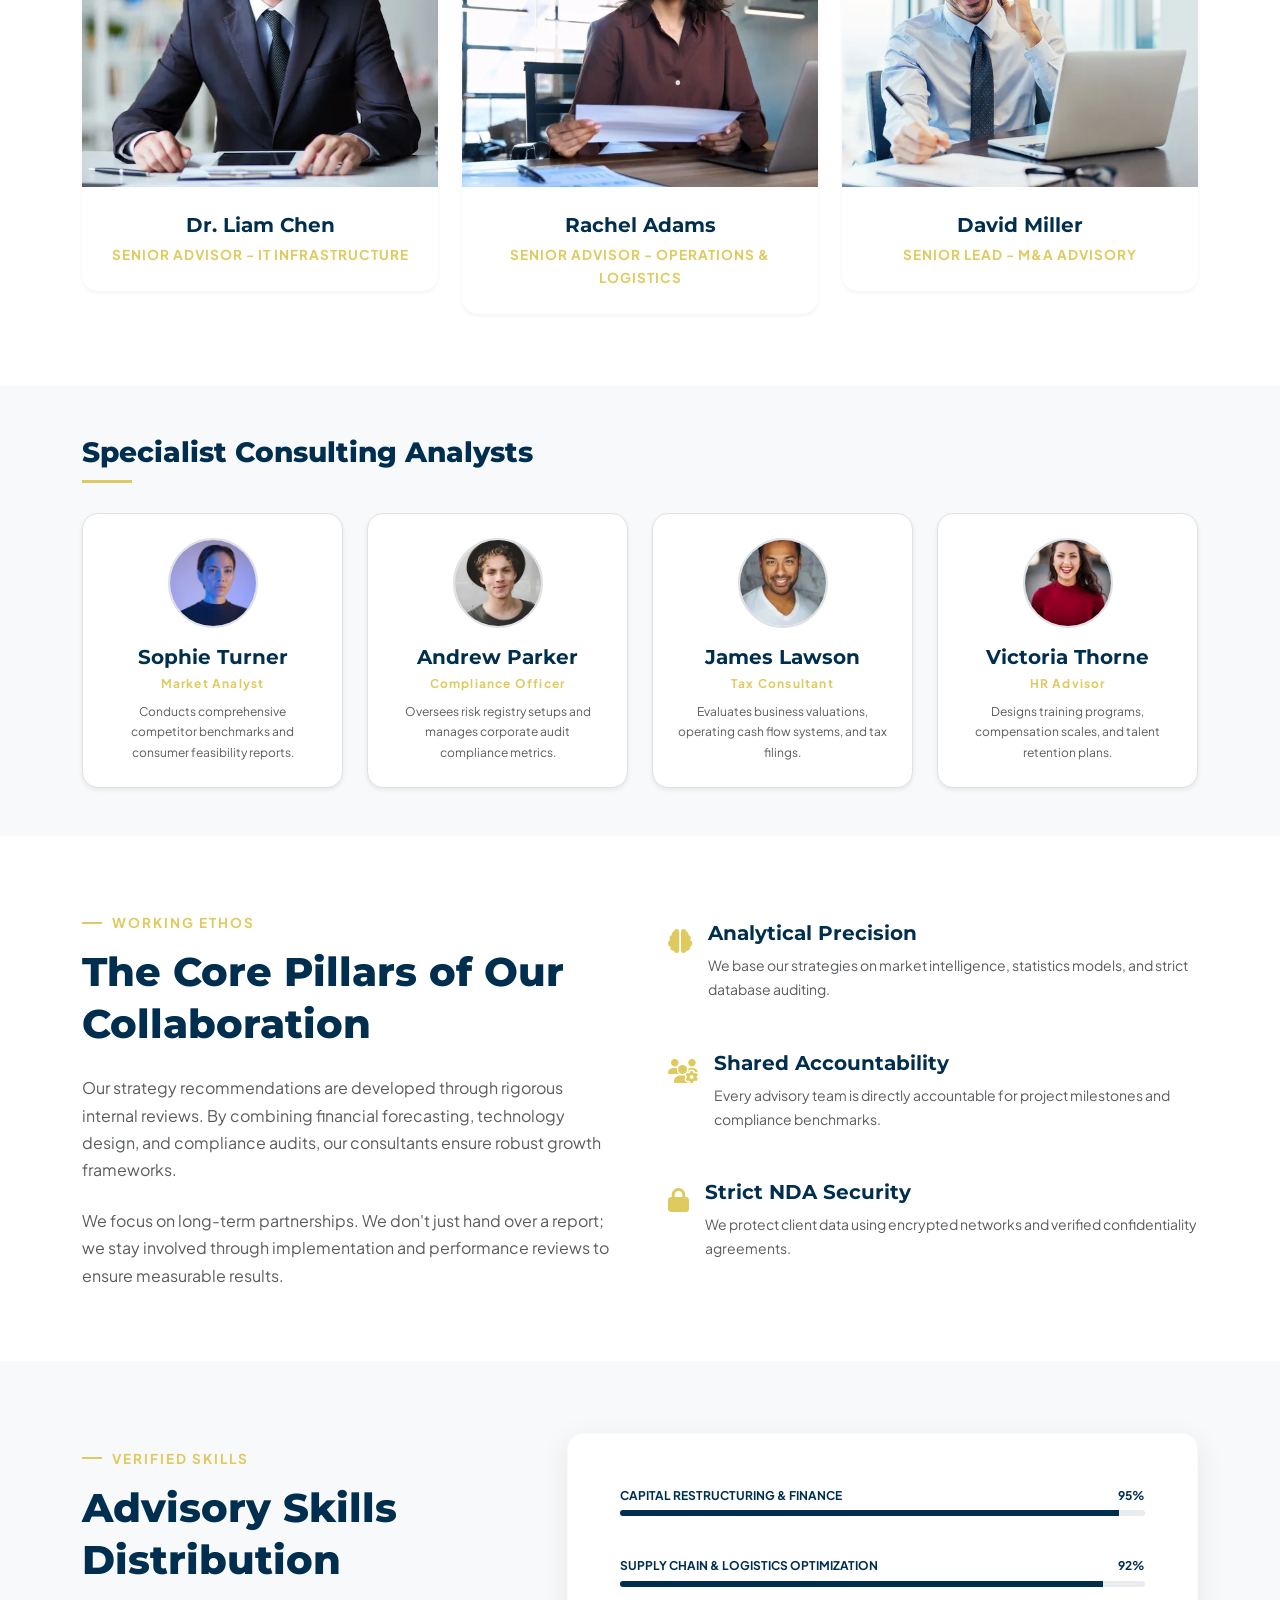
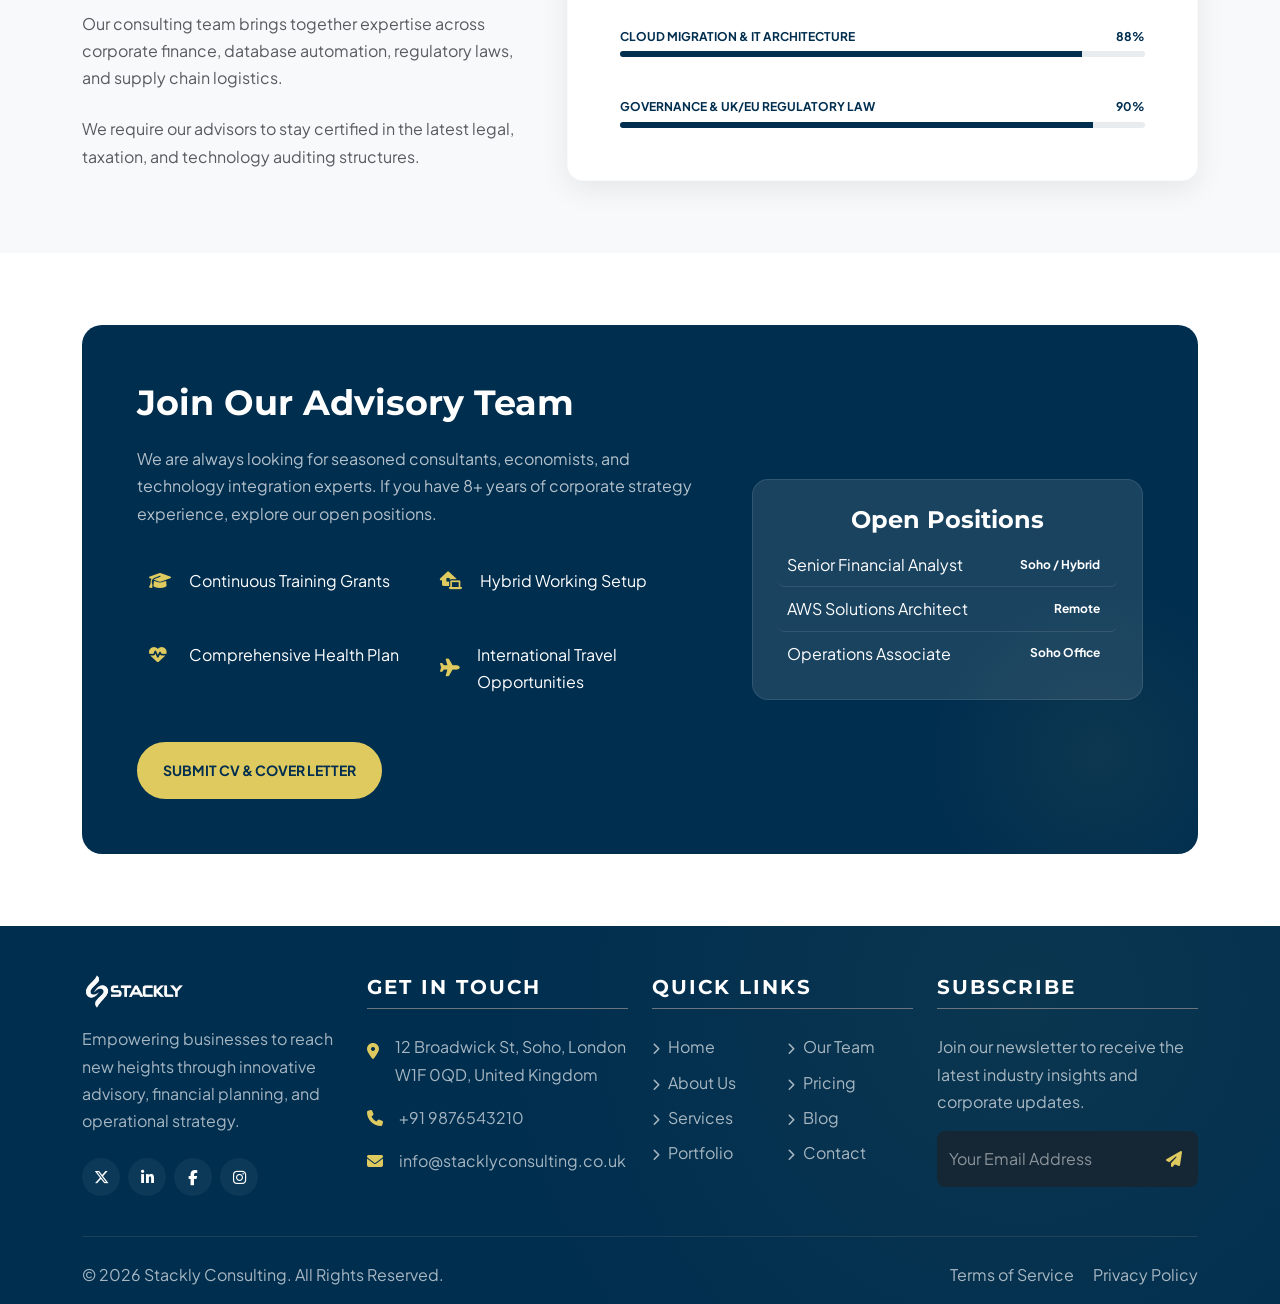
<file: pages/team.html>
<!doctype html>
<html lang="en">
  <head>
    <meta charset="UTF-8" />
    <meta name="viewport" content="width=device-width, initial-scale=1.0" />
    <title>Meet Our Team | Stackly Consulting</title>
    <!-- Favicon -->
    <link
      rel="shortcut icon"
      href="../assets/images/logoStackly.webp"
      type="image/webp"
    />
    <!-- Bootstrap 5.3 CSS -->
    <link
      href="https://cdn.jsdelivr.net/npm/bootstrap@5.3.0/dist/css/bootstrap.min.css"
      rel="stylesheet"
    />
    <!-- FontAwesome 6.6.0 -->
    <link
      href="https://cdnjs.cloudflare.com/ajax/libs/font-awesome/6.6.0/css/all.min.css"
      rel="stylesheet"
    />
    <!-- Styles CSS -->
    <link href="../assets/css/styles.css" rel="stylesheet" />
    <link href="../assets/css/team.css" rel="stylesheet" />
  </head>
  <body>
    <!-- 1. HEADER SECTION -->
    <div id="header-placeholder"></div>

    <!-- 2. COMMON BANNER & BREADCRUMBS SECTION -->
    <section
      class="page-banner"
      style="
        background-image: url(&quot;../assets/images/team/team-banner-image.webp&quot;);
      "
    >
      <div class="container">
        <div class="page-banner-content text-white">
          <span class="section-subtitle">Our Experts</span>
          <h1>Advisory Board & Partners</h1>
          <p>
            Meet the accredited managing partners, senior advisors, and industry
            analysts dedicated to driving measurable ROI for your business.
          </p>
          <nav aria-label="breadcrumb">
            <ol class="breadcrumb">
              <li class="breadcrumb-item"><a href="../index.html">Home</a></li>
              <li class="breadcrumb-item active" aria-current="page">
                Our Team
              </li>
            </ol>
          </nav>
        </div>
      </div>
    </section>

    <!-- 3. HIERARCHY INTRODUCTION SECTION -->
    <section class="py-5 bg-white">
      <div class="container py-4 text-center">
        <div class="max-800 mx-auto">
          <span class="section-subtitle justify-content-center"
            >Accredited Advisors</span
          >
          <h2 class="section-title text-dark-blue">The Executive Hierarchy</h2>
          <p class="lead text-muted">
            Stackly Consulting aligns resources hierarchically. Every client
            account is overseen by an Executive Managing Partner, executed by a
            Senior Consulting Lead, and supported by specialized operational
            analysts.
          </p>
        </div>
      </div>
    </section>

    <!-- 4. MANAGING DIRECTORS / EXECUTIVE ADVISORS -->
    <section class="py-4 bg-light-custom">
      <div class="container">
        <h3 class="tier-title">Executive Managing Partners</h3>
        <div class="row g-4">
          <div class="col-md-6">
            <div class="team-card">
              <div class="img-wrapper">
                <img
                  src="../assets/images/team/team-managing-partners-person-1.webp"
                  alt="Marcus Vance Managing Director"
                />
                <div class="team-socials">
                  <a href="#"><i class="fa-brands fa-x-twitter"></i></a>
                  <a href="#"><i class="fa-brands fa-linkedin-in"></i></a>
                </div>
              </div>
              <div class="info">
                <h4>Marcus Vance</h4>
                <p>Managing Director - Corporate Strategy</p>
              </div>
            </div>
          </div>
          <div class="col-md-6">
            <div class="team-card">
              <div class="img-wrapper">
                <img
                  src="../assets/images/team/team-managing-partners-person-2.webp"
                  alt="Sarah Jenkins Capital Markets Partner"
                />
                <div class="team-socials">
                  <a href="#"><i class="fa-brands fa-x-twitter"></i></a>
                  <a href="#"><i class="fa-brands fa-linkedin-in"></i></a>
                </div>
              </div>
              <div class="info">
                <h4>Sarah Jenkins</h4>
                <p>Executive Partner - Capital Restructuring</p>
              </div>
            </div>
          </div>
        </div>
      </div>
    </section>

    <!-- 5. SENIOR STRATEGIC ADVISORS -->
    <section class="py-5 bg-white">
      <div class="container">
        <h3 class="tier-title">Senior Strategy Advisors</h3>
        <div class="row g-4">
          <div class="col-lg-4 col-md-6">
            <div class="team-card">
              <div class="img-wrapper">
                <img
                  src="../assets/images/team/team-strategy-advisors-1.webp"
                  alt="Dr. Liam Chen IT Advisor"
                />
                <div class="team-socials">
                  <a href="#"><i class="fa-brands fa-x-twitter"></i></a>
                  <a href="#"><i class="fa-brands fa-linkedin-in"></i></a>
                </div>
              </div>
              <div class="info">
                <h4>Dr. Liam Chen</h4>
                <p>Senior Advisor - IT Infrastructure</p>
              </div>
            </div>
          </div>
          <div class="col-lg-4 col-md-6">
            <div class="team-card">
              <div class="img-wrapper">
                <img
                  src="../assets/images/team/team-strategy-advisors-2.webp"
                  alt="Rachel Adams Operations Partner"
                />
                <div class="team-socials">
                  <a href="#"><i class="fa-brands fa-x-twitter"></i></a>
                  <a href="#"><i class="fa-brands fa-linkedin-in"></i></a>
                </div>
              </div>
              <div class="info">
                <h4>Rachel Adams</h4>
                <p>Senior Advisor - Operations & Logistics</p>
              </div>
            </div>
          </div>
          <div class="col-lg-4 col-md-6 offset-md-3 offset-lg-0">
            <div class="team-card">
              <div class="img-wrapper">
                <img
                  src="../assets/images/team/team-strategy-advisors-3.webp"
                  alt="David Miller M&A Lead"
                />
                <div class="team-socials">
                  <a href="#"><i class="fa-brands fa-x-twitter"></i></a>
                  <a href="#"><i class="fa-brands fa-linkedin-in"></i></a>
                </div>
              </div>
              <div class="info">
                <h4>David Miller</h4>
                <p>Senior Lead - M&A Advisory</p>
              </div>
            </div>
          </div>
        </div>
      </div>
    </section>

    <!-- 6. SPECIALIST & INDUSTRY ANALYSTS -->
    <section class="py-5 bg-light-custom">
      <div class="container">
        <h3 class="tier-title">Specialist Consulting Analysts</h3>
        <div class="row g-4">
          <div class="col-lg-3 col-md-6">
            <div
              class="analyst-card p-4 bg-white rounded-4 border text-center h-100 shadow-sm"
            >
              <img
                src="../assets/images/team/team-specialist-consulting-analysts-1.webp"
                alt="Sophie Turner Market Analyst"
                class="rounded-circle mb-3 border-gold border-2 border"
                width="90"
                height="90"
                style="object-fit: cover"
              />
              <h5 class="fw-bold mb-1">Sophie Turner</h5>
              <p class="text-gold fw-bold uppercase fs-xs tracking-wider mb-2">
                Market Analyst
              </p>
              <p class="text-muted fs-xs mb-0">
                Conducts comprehensive competitor benchmarks and consumer
                feasibility reports.
              </p>
            </div>
          </div>
          <div class="col-lg-3 col-md-6">
            <div
              class="analyst-card p-4 bg-white rounded-4 border text-center h-100 shadow-sm"
            >
              <img
                src="../assets/images/team/team-specialist-consulting-analysts-2.webp"
                alt="Andrew Parker Compliance Officer"
                class="rounded-circle mb-3 border-gold border-2 border"
                width="90"
                height="90"
                style="object-fit: cover"
              />
              <h5 class="fw-bold mb-1">Andrew Parker</h5>
              <p class="text-gold fw-bold uppercase fs-xs tracking-wider mb-2">
                Compliance Officer
              </p>
              <p class="text-muted fs-xs mb-0">
                Oversees risk registry setups and manages corporate audit
                compliance metrics.
              </p>
            </div>
          </div>
          <div class="col-lg-3 col-md-6">
            <div
              class="analyst-card p-4 bg-white rounded-4 border text-center h-100 shadow-sm"
            >
              <img
                src="../assets/images/team/team-specialist-consulting-analysts-3.webp"
                alt="James Lawson Tax Consultant"
                class="rounded-circle mb-3 border-gold border-2 border"
                width="90"
                height="90"
                style="object-fit: cover"
              />
              <h5 class="fw-bold mb-1">James Lawson</h5>
              <p class="text-gold fw-bold uppercase fs-xs tracking-wider mb-2">
                Tax Consultant
              </p>
              <p class="text-muted fs-xs mb-0">
                Evaluates business valuations, operating cash flow systems, and
                tax filings.
              </p>
            </div>
          </div>
          <div class="col-lg-3 col-md-6">
            <div
              class="analyst-card p-4 bg-white rounded-4 border text-center h-100 shadow-sm"
            >
              <img
                src="../assets/images/team/team-specialist-consulting-analysts-4.webp"
                alt="Victoria Thorne HR Specialist"
                class="rounded-circle mb-3 border-gold border-2 border"
                width="90"
                height="90"
                style="object-fit: cover"
              />
              <h5 class="fw-bold mb-1">Victoria Thorne</h5>
              <p class="text-gold fw-bold uppercase fs-xs tracking-wider mb-2">
                HR Advisor
              </p>
              <p class="text-muted fs-xs mb-0">
                Designs training programs, compensation scales, and talent
                retention plans.
              </p>
            </div>
          </div>
        </div>
      </div>
    </section>

    <!-- 7. OUR ADVISORY PHILOSOPHY -->
    <section class="py-5 bg-white">
      <div class="container py-4">
        <div class="row align-items-center g-5">
          <div class="col-lg-6">
            <span class="section-subtitle">Working Ethos</span>
            <h2 class="section-title text-dark-blue">
              The Core Pillars of Our Collaboration
            </h2>
            <p class="text-muted mb-4">
              Our strategy recommendations are developed through rigorous
              internal reviews. By combining financial forecasting, technology
              design, and compliance audits, our consultants ensure robust
              growth frameworks.
            </p>
            <p class="text-muted mb-0">
              We focus on long-term partnerships. We don't just hand over a
              report; we stay involved through implementation and performance
              reviews to ensure measurable results.
            </p>
          </div>
          <div class="col-lg-6">
            <ul class="list-unstyled">
              <li class="philosophy-item mb-4 d-flex align-items-start">
                <span class="text-gold fs-4 me-3"
                  ><i class="fa-solid fa-brain"></i
                ></span>
                <div>
                  <h5 class="fw-bold">Analytical Precision</h5>
                  <p class="text-muted fs-sm mb-0">
                    We base our strategies on market intelligence, statistics
                    models, and strict database auditing.
                  </p>
                </div>
              </li>
              <li class="philosophy-item mb-4 d-flex align-items-start">
                <span class="text-gold fs-4 me-3"
                  ><i class="fa-solid fa-users-gear"></i
                ></span>
                <div>
                  <h5 class="fw-bold">Shared Accountability</h5>
                  <p class="text-muted fs-sm mb-0">
                    Every advisory team is directly accountable for project
                    milestones and compliance benchmarks.
                  </p>
                </div>
              </li>
              <li class="philosophy-item d-flex align-items-start">
                <span class="text-gold fs-4 me-3"
                  ><i class="fa-solid fa-lock"></i
                ></span>
                <div>
                  <h5 class="fw-bold">Strict NDA Security</h5>
                  <p class="text-muted fs-sm mb-0">
                    We protect client data using encrypted networks and verified
                    confidentiality agreements.
                  </p>
                </div>
              </li>
            </ul>
          </div>
        </div>
      </div>
    </section>

    <!-- 8. CONSULTANTS SKILLS & EXPERTISE DISTRIBUTION -->
    <section class="py-5 bg-light-custom">
      <div class="container py-4">
        <div class="row align-items-center g-5">
          <div class="col-lg-5">
            <span class="section-subtitle">Verified Skills</span>
            <h2 class="section-title text-dark-blue">
              Advisory Skills Distribution
            </h2>
            <p class="text-muted mb-4">
              Our consulting team brings together expertise across corporate
              finance, database automation, regulatory laws, and supply chain
              logistics.
            </p>
            <p class="text-muted mb-0">
              We require our advisors to stay certified in the latest legal,
              taxation, and technology auditing structures.
            </p>
          </div>
          <div class="col-lg-7">
            <div class="skills-card">
              <!-- Skill 1 -->
              <div class="skill-item mb-3">
                <div
                  class="d-flex justify-content-between font-family-montserrat fw-bold fs-xs text-dark-blue mb-1"
                >
                  <span>CAPITAL RESTRUCTURING & FINANCE</span>
                  <span>95%</span>
                </div>
                <div class="progress" style="height: 6px">
                  <div
                    class="progress-bar bg-dark-blue"
                    role="progressbar"
                    style="width: 95%"
                    aria-valuenow="95"
                    aria-valuemin="0"
                    aria-valuemax="100"
                  ></div>
                </div>
              </div>
              <!-- Skill 2 -->
              <div class="skill-item mb-3">
                <div
                  class="d-flex justify-content-between font-family-montserrat fw-bold fs-xs text-dark-blue mb-1"
                >
                  <span>SUPPLY CHAIN & LOGISTICS OPTIMIZATION</span>
                  <span>92%</span>
                </div>
                <div class="progress" style="height: 6px">
                  <div
                    class="progress-bar bg-dark-blue"
                    role="progressbar"
                    style="width: 92%"
                    aria-valuenow="92"
                    aria-valuemin="0"
                    aria-valuemax="100"
                  ></div>
                </div>
              </div>
              <!-- Skill 3 -->
              <div class="skill-item mb-3">
                <div
                  class="d-flex justify-content-between font-family-montserrat fw-bold fs-xs text-dark-blue mb-1"
                >
                  <span>CLOUD MIGRATION & IT ARCHITECTURE</span>
                  <span>88%</span>
                </div>
                <div class="progress" style="height: 6px">
                  <div
                    class="progress-bar bg-dark-blue"
                    role="progressbar"
                    style="width: 88%"
                    aria-valuenow="88"
                    aria-valuemin="0"
                    aria-valuemax="100"
                  ></div>
                </div>
              </div>
              <!-- Skill 4 -->
              <div class="skill-item mb-0">
                <div
                  class="d-flex justify-content-between font-family-montserrat fw-bold fs-xs text-dark-blue mb-1"
                >
                  <span>GOVERNANCE & UK/EU REGULATORY LAW</span>
                  <span>90%</span>
                </div>
                <div class="progress" style="height: 6px">
                  <div
                    class="progress-bar bg-dark-blue"
                    role="progressbar"
                    style="width: 90%"
                    aria-valuenow="90"
                    aria-valuemin="0"
                    aria-valuemax="100"
                  ></div>
                </div>
              </div>
            </div>
          </div>
        </div>
      </div>
    </section>

    <!-- 9. TALENT ACQUISITION / CAREERS -->
    <section class="py-5 bg-white">
      <div class="container py-4">
        <div class="careers-box">
          <div class="row align-items-center g-5">
            <div class="col-lg-7">
              <h3>Join Our Advisory Team</h3>
              <p>
                We are always looking for seasoned consultants, economists, and
                technology integration experts. If you have 8+ years of
                corporate strategy experience, explore our open positions.
              </p>
              <div class="row g-3 mb-4">
                <div class="col-md-6">
                  <div class="careers-benefit-item">
                    <i class="fa-solid fa-graduation-cap"></i> Continuous
                    Training Grants
                  </div>
                </div>
                <div class="col-md-6">
                  <div class="careers-benefit-item">
                    <i class="fa-solid fa-laptop-house"></i> Hybrid Working
                    Setup
                  </div>
                </div>
                <div class="col-md-6">
                  <div class="careers-benefit-item">
                    <i class="fa-solid fa-heart-pulse"></i> Comprehensive Health
                    Plan
                  </div>
                </div>
                <div class="col-md-6">
                  <div class="careers-benefit-item">
                    <i class="fa-solid fa-plane"></i> International Travel
                    Opportunities
                  </div>
                </div>
              </div>
              <a
                href="#"
                class="btn btn-gold px-4 py-3 rounded-pill fw-bold text-uppercase fs-sm text-dark-blue"
                >Submit CV & Cover Letter</a
              >
            </div>
            <div class="col-lg-5 text-center">
              <div
                class="p-4 bg-white bg-opacity-10 border border-white border-opacity-10 rounded-4"
              >
                <h4 class="text-white mb-2">Open Positions</h4>
                <ul class="list-unstyled text-start mb-0">
                  <li
                    class="career-position-item py-2 border-bottom border-white border-opacity-10 d-flex justify-content-between align-items-center"
                  >
                    <span>Senior Financial Analyst</span>
                    <span class="badge bg-gold">Soho / Hybrid</span>
                  </li>
                  <li
                    class="career-position-item py-2 border-bottom border-white border-opacity-10 d-flex justify-content-between align-items-center"
                  >
                    <span>AWS Solutions Architect</span>
                    <span class="badge bg-gold">Remote</span>
                  </li>
                  <li
                    class="career-position-item py-2 d-flex justify-content-between align-items-center"
                  >
                    <span>Operations Associate</span>
                    <span class="badge bg-gold">Soho Office</span>
                  </li>
                </ul>
              </div>
            </div>
          </div>
        </div>
      </div>
    </section>

    <!-- 10. FOOTER SECTION -->
    <div id="footer-placeholder"></div>

    <!-- Bootstrap 5.3 Bundle JS -->
    <script src="https://cdn.jsdelivr.net/npm/bootstrap@5.3.0/dist/js/bootstrap.bundle.min.js"></script>
    <!-- Custom JS -->
    <script src="../assets/js/script.js"></script>
  </body>
</html>
</file>
<file: assets/css/styles.css>
@import url("https://fonts.googleapis.com/css2?family=Montserrat:wght@400;500;600;700;800&family=Plus+Jakarta+Sans:wght@300;400;500;600;700&display=swap");

:root {
  --primary-color: #002e4f; /* Deep Navy Blue */
  --secondary-color: #dfca5f; /* Elegant Gold */
  --dark-bg: #0b1a24; /* Dark Background */
  --dark-input: #152735; /* Input Background */
  --light-bg: #f8f9fa; /* Off-white Background */
  --text-dark: #1a202c; /* Dark Text */
  --text-light: #f8f9fa; /* Light Text */
  --text-muted: #6c757d; /* Gray Muted Text */
  --text-body: #4a5568; /* Body Text */
  --white: #ffffff;
  --transition-fast: all 0.3s ease;
  --transition-medium: all 0.5s cubic-bezier(0.25, 0.8, 0.25, 1);
  --box-shadow-sm: 0 2px 4px rgba(0, 0, 0, 0.05);
  --box-shadow-md: 0 8px 30px rgba(0, 0, 0, 0.08);
  --box-shadow-lg: 0 15px 40px rgba(0, 0, 0, 0.12);
}

/* 2. Global Resets & Basics */
* {
  margin: 0;
  padding: 0;
  box-sizing: border-box;
}

html {
  overflow-x: hidden;
}

body {
  font-family: "Plus Jakarta Sans", sans-serif;
  font-size: 16px;
  line-height: 1.7;
  font-weight: 400;
  color: var(--text-body);
  background-color: var(--white);
  overflow-x: hidden;
  padding-top: 74px;
}

h1,
h2,
h3,
h4,
h5,
h6 {
  font-family: "Montserrat", sans-serif;
  color: var(--primary-color);
  font-weight: 700;
  line-height: 1.3;
}

a {
  color: var(--primary-color);
  text-decoration: none;
  transition: var(--transition-fast);
}

a:hover {
  color: var(--secondary-color);
}

/* Scrollbar Customization */
::-webkit-scrollbar {
  width: 8px;
}
::-webkit-scrollbar-track {
  background: #f1f1f1;
}
::-webkit-scrollbar-thumb {
  background: var(--primary-color);
  border-radius: 4px;
}
::-webkit-scrollbar-thumb:hover {
  background: var(--secondary-color);
}

/* Utilities & Accents */
.text-gold {
  color: var(--secondary-color) !important;
}
.bg-dark-blue {
  background-color: var(--primary-color) !important;
}
.bg-dark-custom {
  background-color: var(--dark-bg) !important;
}
.bg-light-custom {
  background-color: var(--light-bg) !important;
}
.tracking-wider {
  letter-spacing: 0.1em;
}
.tracking-wide {
  letter-spacing: 0.05em;
}
.text-dark-blue {
  color: var(--primary-color) !important;
}
.fs-sm {
  font-size: 0.875rem;
}
.fs-xs {
  font-size: 0.75rem;
}

/* Custom Buttons */
.btn-gold {
  background-color: var(--secondary-color);
  color: var(--primary-color) !important;
  border: 2px solid var(--secondary-color);
  transition: var(--transition-medium);
}
.btn-gold:hover {
  background-color: transparent;
  color: var(--secondary-color) !important;
  border-color: var(--secondary-color);
  transform: translateY(-3px);
}

.btn-outline-gold {
  background-color: transparent;
  color: var(--secondary-color) !important;
  border: 2px solid var(--secondary-color);
  transition: var(--transition-medium);
}
.btn-outline-gold:hover {
  background-color: var(--secondary-color);
  color: var(--primary-color) !important;
  transform: translateY(-3px);
}

.btn-primary-blue {
  background-color: var(--primary-color);
  color: var(--white) !important;
  border: 2px solid var(--primary-color);
  transition: var(--transition-medium);
}
.btn-primary-blue:hover {
  background-color: transparent;
  color: var(--primary-color) !important;
  transform: translateY(-3px);
}

.btn-outline-blue {
  background-color: transparent;
  color: var(--primary-color) !important;
  border: 2px solid var(--primary-color);
  transition: var(--transition-medium);
}
.btn-outline-blue:hover {
  background-color: var(--primary-color);
  color: var(--white) !important;
  transform: translateY(-3px);
}

/* SECTION HEADING */
.section-subtitle {
  display: inline-block;
  color: var(--secondary-color);
  font-size: 0.85rem;
  font-weight: 700;
  text-transform: uppercase;
  letter-spacing: 2px;
  margin-bottom: 0.75rem;
  position: relative;
  padding-left: 30px;
}
.section-subtitle::before {
  content: "";
  position: absolute;
  left: 0;
  top: 50%;
  transform: translateY(-50%);
  width: 20px;
  height: 2px;
  background-color: var(--secondary-color);
}
.section-title {
  font-size: 2.5rem;
  font-weight: 800;
  margin-bottom: 1.5rem;
  position: relative;
}
@media (max-width: 768px) {
  .section-title {
    font-size: 2rem;
  }
}

/* 3. Header & Navigation Styles */
.navbar {
  transition: var(--transition-medium);
  z-index: 1030;
}
.navbar.navbar-scrolled {
  padding-top: 0.75rem !important;
  padding-bottom: 0.75rem !important;
  background-color: #050d13 !important;
  box-shadow: 0 5px 20px rgba(0, 0, 0, 0.25);
}
.navbar-nav .nav-link {
  font-weight: 500;
  font-size: 0.95rem;
  color: rgba(255, 255, 255, 0.8) !important;
  padding: 0.5rem 1rem !important;
  position: relative;
  transition: var(--transition-fast);
}
.navbar-nav .nav-link:hover,
.navbar-nav .nav-link.active {
  color: var(--secondary-color) !important;
}
.navbar-nav .nav-link::after {
  content: "";
  position: absolute;
  bottom: 0;
  left: 10px;
  width: 0;
  height: 2px;
  background-color: var(--secondary-color);
  transition: var(--transition-fast);
}
.navbar-nav .nav-link:hover::after,
.navbar-nav .nav-link.active::after {
  width: calc(100% - 20px);
}
.btn-talk {
  font-size: 0.85rem;
}

/* 4. Common Footer Styles */
.footer-section {
  position: relative;
  z-index: 1;
}
.footer-section .text-muted {
  color: rgba(255, 255, 255, 0.65) !important;
}
.footer-section .text-muted a {
  color: rgba(255, 255, 255, 0.65) !important;
}
.footer-section h5 {
  color: var(--white);
}
.footer-section::before {
  content: "";
  position: absolute;
  top: 0;
  left: 0;
  width: 100%;
  height: 100%;
  background: radial-gradient(
    circle at 80% 20%,
    rgba(223, 202, 95, 0.05) 0%,
    transparent 50%
  );
  z-index: -1;
  pointer-events: none;
}
.footer-widget .social-link {
  display: inline-flex;
  align-items: center;
  justify-content: center;
  width: 38px;
  height: 38px;
  border-radius: 50%;
  background-color: rgba(255, 255, 255, 0.05);
  color: var(--white);
  font-size: 0.95rem;
  transition: var(--transition-medium);
}
.footer-widget .social-link:hover {
  background-color: var(--secondary-color);
  color: var(--primary-color);
  transform: translateY(-3px);
}
.hover-gold:hover {
  color: var(--secondary-color) !important;
  padding-left: 3px;
}
.footer-menu li a {
  transition: var(--transition-fast);
}
.bg-dark-input {
  background-color: var(--dark-input) !important;
}
.newsletter-form input::placeholder {
  color: rgba(255, 255, 255, 0.5);
}
.newsletter-form input:focus {
  box-shadow: none;
  border: 1px solid var(--secondary-color) !important;
  background-color: var(--dark-input);
  color: var(--white);
}

/* Scroll-to-Top Button */
#scrollToTop {
  position: fixed;
  bottom: 25px;
  right: 25px;
  width: 45px;
  height: 45px;
  background-color: var(--secondary-color);
  color: var(--primary-color) !important;
  border: none;
  outline: none;
  cursor: pointer;
  display: none;
  z-index: 1000;
  border-radius: 50%;
  font-size: 1.1rem;
  transition: var(--transition-medium);
  box-shadow: 0 4px 15px rgba(0, 0, 0, 0.2);
}
#scrollToTop:hover {
  transform: translateY(-5px);
  background-color: var(--primary-color);
  color: var(--secondary-color) !important;
  box-shadow: 0 6px 20px rgba(223, 202, 95, 0.4);
  border: 1px solid var(--secondary-color);
}

/* 5. Generic Breadcrumb / Banner Section for Pages */
.page-banner {
  position: relative;
  height: 350px;
  display: flex;
  align-items: center;
  background-color: var(--dark-bg);
  background-size: cover;
  background-position: center;
  background-repeat: no-repeat;
  z-index: 1;
}
@media (max-width: 768px) {
  .page-banner {
    height: auto;
    padding: 100px 0 60px 0;
  }
}
.page-banner::before {
  content: "";
  position: absolute;
  top: 0;
  left: 0;
  width: 100%;
  height: 100%;
  background: linear-gradient(
    135deg,
    rgb(0 46 79 / 76%) 0%,
    rgba(11, 26, 36, 0.95) 100%
  );
  z-index: -1;
}
.page-banner-content {
  max-width: 1000px;
  margin: 0 auto;
  text-align: center;
}
.page-banner .section-subtitle {
  padding-left: 0;
}
.page-banner .section-subtitle::before {
  display: none;
}
.page-banner h1 {
  font-size: 3rem;
  font-weight: 800;
  color: var(--white);
  margin-bottom: 1rem;
}
.page-banner p {
  font-size: 1.1rem;
  color: rgba(255, 255, 255, 0.7);
  margin-bottom: 1.5rem;
}
.page-banner .breadcrumb {
  margin-bottom: 0;
  justify-content: center;
}
.page-banner .breadcrumb-item,
.page-banner .breadcrumb-item a {
  color: rgba(255, 255, 255, 0.6);
  font-size: 0.9rem;
  font-weight: 500;
}
.page-banner .breadcrumb-item a:hover {
  color: var(--secondary-color);
}
.page-banner .breadcrumb-item.active {
  color: var(--secondary-color);
}
.page-banner .breadcrumb-item + .breadcrumb-item::before {
  color: rgba(255, 255, 255, 0.3);
}

/* ==========================================================================
   6. Homepage-specific Section Styles
   ========================================================================== */

/* Hero Banner Section */
.hero-banner-home {
  position: relative;
  min-height: 90vh;
  padding: 20px 0;
  background-color: var(--dark-bg);
  background-size: cover;
  background-position: center;
  display: flex;
  align-items: center;
  z-index: 1;
  overflow: hidden;
}
.hero-banner-home::before {
  content: "";
  position: absolute;
  top: 0;
  left: 0;
  width: 100%;
  height: 100%;
  background: linear-gradient(
    to right,
    rgba(11, 26, 36, 0.95) 40%,
    rgba(11, 26, 36, 0.6) 100%
  );
  z-index: -1;
}
.hero-banner-home .hero-circle-1 {
  position: absolute;
  width: 500px;
  height: 500px;
  background: radial-gradient(
    circle,
    rgba(223, 202, 95, 0.05) 0%,
    transparent 70%
  );
  top: -100px;
  right: -100px;
  z-index: -1;
}
.hero-banner-home .hero-circle-2 {
  position: absolute;
  width: 600px;
  height: 600px;
  background: radial-gradient(circle, rgba(0, 46, 79, 0.2) 0%, transparent 70%);
  bottom: -200px;
  left: -100px;
  z-index: -1;
}
.hero-title {
  font-size: 3.8rem;
  font-weight: 800;
  line-height: 1.15;
  color: var(--white);
  margin-bottom: 1.5rem;
}
.hero-subtitle {
  font-size: 1.15rem;
  color: rgba(255, 255, 255, 0.7);
  margin-bottom: 2.5rem;
  max-width: 600px;
}
@media (max-width: 991px) {
  .hero-title {
    font-size: 2.8rem;
  }
  .hero-banner-home {
    min-height: auto;
    padding: 80px 0;
  }
}
.trust-badge-list {
  display: flex;
  gap: 1.5rem;
  align-items: center;
  border-top: 1px solid rgba(255, 255, 255, 0.1);
  padding-top: 2rem;
  margin-top: 2.5rem;
}
.badge-item h4 {
  color: var(--secondary-color);
  font-size: 1.8rem;
  font-weight: 800;
  margin-bottom: 0.1rem;
}
.badge-item p {
  color: rgba(255, 255, 255, 0.6);
  font-size: 0.85rem;
  margin-bottom: 0;
  font-weight: 500;
  text-transform: uppercase;
}

/* Trust Ticker Section */
.trust-ticker {
  background-color: #050d13;
  padding: 30px 0;
  border-bottom: 1px solid rgba(255, 255, 255, 0.05);
}
.ticker-wrap {
  overflow: hidden;
  white-space: nowrap;
  display: flex;
}
.ticker-content {
  display: inline-flex;
  animation: ticker-slide 25s linear infinite;
  align-items: center;
}
.ticker-item {
  font-family: "Montserrat", sans-serif;
  color: rgba(255, 255, 255, 0.35);
  font-size: 1.15rem;
  font-weight: 700;
  text-transform: uppercase;
  letter-spacing: 3px;
  padding: 0 40px;
  display: flex;
  align-items: center;
  gap: 10px;
}
.ticker-item i {
  color: var(--secondary-color);
  font-size: 0.85rem;
}
@keyframes ticker-slide {
  0% {
    transform: translate3d(0, 0, 0);
  }
  100% {
    transform: translate3d(-50%, 0, 0);
  }
}

/* Who We Are (About Us Home) */
.experience-counter-box {
  position: relative;
  border-radius: 20px;
  overflow: hidden;
  box-shadow: var(--box-shadow-lg);
}
.counter-overlay {
  position: absolute;
  bottom: 25px;
  left: 25px;
  right: 25px;
  background-color: var(--primary-color);
  border-left: 5px solid var(--secondary-color);
  padding: 20px 25px;
  border-radius: 0 10px 10px 0;
}
.counter-overlay h3 {
  font-size: 2.2rem;
  font-weight: 800;
  color: var(--secondary-color);
  margin-bottom: 0;
}
.counter-overlay p {
  color: var(--white);
  margin-bottom: 0;
  font-size: 0.9rem;
  font-weight: 600;
  text-transform: uppercase;
  letter-spacing: 1px;
}
.about-features-list {
  margin-top: 2rem;
}
.about-feature-item {
  display: flex;
  margin-bottom: 1.5rem;
}
.about-feature-item .icon {
  width: 45px;
  height: 45px;
  border-radius: 50%;
  background-color: rgba(0, 46, 79, 0.08);
  color: var(--primary-color);
  display: flex;
  align-items: center;
  justify-content: center;
  font-size: 1.1rem;
  margin-right: 1.25rem;
  flex-shrink: 0;
  transition: var(--transition-fast);
}
.about-feature-item:hover .icon {
  background-color: var(--primary-color);
  color: var(--secondary-color);
}
.about-feature-item h5 {
  font-size: 1.15rem;
  font-weight: 700;
  margin-bottom: 0.35rem;
}

/* Core Services Section */
.service-card {
  background-color: var(--white);
  border-radius: 16px;
  padding: 40px 30px;
  box-shadow: var(--box-shadow-sm);
  border: 1px solid rgba(0, 0, 0, 0.03);
  height: 100%;
  transition: var(--transition-medium);
  position: relative;
  overflow: hidden;
  z-index: 1;
}
.service-card::before {
  content: "";
  position: absolute;
  top: 0;
  left: 0;
  width: 100%;
  height: 0;
  background-color: var(--primary-color);
  transition: var(--transition-medium);
  z-index: -1;
}
.service-card .icon-box {
  width: 65px;
  height: 65px;
  border-radius: 12px;
  background-color: rgba(0, 46, 79, 0.05);
  color: var(--primary-color);
  display: flex;
  align-items: center;
  justify-content: center;
  font-size: 1.8rem;
  margin-bottom: 25px;
  transition: var(--transition-fast);
}
.service-card .title {
  font-size: 1.4rem;
  margin-bottom: 15px;
  transition: var(--transition-fast);
}
.service-card p {
  color: var(--text-body);
  margin-bottom: 25px;
  transition: var(--transition-fast);
}
.service-card .read-more {
  font-weight: 600;
  font-size: 0.9rem;
  text-transform: uppercase;
  letter-spacing: 1px;
  color: var(--primary-color);
  display: inline-flex;
  align-items: center;
  gap: 8px;
  transition: var(--transition-fast);
}
.service-card:hover {
  transform: translateY(-10px);
  box-shadow: var(--box-shadow-lg);
}
.service-card:hover::before {
  height: 100%;
}
.service-card:hover .icon-box {
  background-color: rgba(255, 255, 255, 0.1);
  color: var(--secondary-color);
}
.service-card:hover .title {
  color: var(--white);
}
.service-card:hover p {
  color: rgba(255, 255, 255, 0.7);
}
.service-card:hover .read-more {
  color: var(--secondary-color);
}

/* Why Choose Us Section */
.choose-box-left {
  background-color: var(--primary-color);
  color: var(--white);
  border-radius: 20px;
  padding: 50px 40px;
  position: relative;
  z-index: 1;
  overflow: hidden;
}
.choose-box-left::before {
  content: "";
  position: absolute;
  top: 0;
  right: 0;
  width: 300px;
  height: 300px;
  background: radial-gradient(
    circle,
    rgba(223, 202, 95, 0.08) 0%,
    transparent 60%
  );
  z-index: -1;
}
.choose-box-left h3 {
  color: var(--white);
  font-size: 2.2rem;
  font-weight: 800;
  margin-bottom: 1.5rem;
}
.choose-box-left p {
  color: rgba(255, 255, 255, 0.7);
  margin-bottom: 2rem;
}
.choose-card {
  background-color: var(--white);
  border-radius: 12px;
  padding: 30px;
  box-shadow: var(--box-shadow-sm);
  border-top: 4px solid var(--primary-color);
  height: 100%;
  transition: var(--transition-medium);
}
.choose-card:hover {
  transform: translateY(-5px);
  box-shadow: var(--box-shadow-md);
  border-top-color: var(--secondary-color);
}
.choose-card .icon {
  font-size: 2.2rem;
  color: var(--primary-color);
  margin-bottom: 1.25rem;
}
.choose-card h5 {
  font-size: 1.2rem;
  font-weight: 700;
  margin-bottom: 0.75rem;
}
.choose-card p {
  font-size: 0.95rem;
  margin-bottom: 0;
}

/* Process Section */
.process-step {
  position: relative;
  padding: 0 15px;
  text-align: center;
}
.process-step .step-number {
  position: absolute;
  top: -20px;
  right: 15%;
  width: 40px;
  height: 40px;
  border-radius: 50%;
  background-color: var(--secondary-color);
  color: var(--primary-color);
  font-family: "Montserrat", sans-serif;
  font-weight: 700;
  display: flex;
  align-items: center;
  justify-content: center;
  box-shadow: var(--box-shadow-sm);
  z-index: 2;
}
.process-step .icon-wrapper {
  width: 90px;
  height: 90px;
  border-radius: 50%;
  background-color: var(--white);
  color: var(--primary-color);
  border: 3px dashed var(--primary-color);
  display: flex;
  align-items: center;
  justify-content: center;
  font-size: 2.2rem;
  margin: 0 auto 20px auto;
  transition: var(--transition-medium);
  position: relative;
  z-index: 1;
}
.process-step:hover .icon-wrapper {
  background-color: var(--primary-color);
  color: var(--secondary-color);
  border-style: solid;
  transform: scale(1.1);
}
.process-step h5 {
  font-size: 1.25rem;
  margin-bottom: 10px;
}
.process-step p {
  font-size: 0.9rem;
  color: var(--text-body);
}
/* Progress arrow connectors */
.process-row [class^="col-"]:not(:last-child) .process-step::after {
  content: "\f061";
  font-family: "Font Awesome 6 Free";
  font-weight: 900;
  position: absolute;
  top: 45px;
  right: -25px;
  font-size: 1.2rem;
  color: var(--secondary-color);
}
@media (max-width: 991px) {
  .process-row [class^="col-"]:not(:last-child) .process-step::after {
    display: none;
  }
  .process-step {
    margin-bottom: 2.5rem;
  }
}

/* Portfolio Section */
.portfolio-card {
  position: relative;
  border-radius: 16px;
  overflow: hidden;
  margin-bottom: 24px;
  height: 380px;
  box-shadow: var(--box-shadow-sm);
  z-index: 1;
}
.portfolio-img {
  width: 100%;
  height: 100%;
  object-fit: cover;
  transition: var(--transition-medium);
}
.portfolio-overlay {
  position: absolute;
  top: 0;
  left: 0;
  width: 100%;
  height: 100%;
  background: linear-gradient(
    to top,
    rgba(0, 46, 79, 0.95) 15%,
    rgba(0, 46, 79, 0.4) 100%
  );
  display: flex;
  flex-direction: column;
  justify-content: flex-end;
  padding: 30px;
  transition: var(--transition-medium);
  opacity: 0.9;
}
.portfolio-card .tag {
  align-self: flex-start;
  background-color: var(--secondary-color);
  color: var(--primary-color);
  font-size: 0.75rem;
  font-weight: 700;
  text-transform: uppercase;
  letter-spacing: 1px;
  padding: 5px 12px;
  border-radius: 4px;
  margin-bottom: 10px;
}
.portfolio-card h4 {
  color: var(--white);
  font-size: 1.35rem;
  margin-bottom: 15px;
}
.portfolio-card .view-case {
  color: var(--secondary-color);
  font-weight: 600;
  font-size: 0.9rem;
  display: inline-flex;
  align-items: center;
  gap: 8px;
  transform: translateY(20px);
  opacity: 0;
  transition: var(--transition-medium);
}
.portfolio-card:hover .portfolio-img {
  transform: scale(1.1);
}
.portfolio-card:hover .view-case {
  transform: translateY(0);
  opacity: 1;
}

/* Testimonial Section */
.testimonial-card {
  background-color: var(--white);
  border-radius: 20px;
  padding: 45px;
  box-shadow: var(--box-shadow-md);
  margin: 15px;
  position: relative;
  border: 1px solid rgba(0, 0, 0, 0.02);
}
.testimonial-card .quote-icon {
  position: absolute;
  top: 40px;
  right: 40px;
  font-size: 3rem;
  color: rgba(223, 202, 95, 0.15);
}
.testimonial-rating {
  color: var(--secondary-color);
  font-size: 0.9rem;
  margin-bottom: 1.5rem;
}
.testimonial-text {
  font-size: 1.1rem;
  font-style: italic;
  color: var(--text-body);
  margin-bottom: 2rem;
  line-height: 1.7;
}
.testimonial-client {
  display: flex;
  align-items: center;
}
.testimonial-client img {
  width: 60px;
  height: 60px;
  border-radius: 50%;
  object-fit: cover;
  margin-right: 15px;
  border: 2px solid var(--secondary-color);
}
.testimonial-client h5 {
  font-size: 1.05rem;
  margin-bottom: 2px;
}
.testimonial-client p {
  font-size: 0.8rem;
  color: var(--text-muted);
  margin-bottom: 0;
  text-transform: uppercase;
  font-weight: 600;
  letter-spacing: 1px;
}

/* Team Card Styles */
.team-card {
  background-color: var(--white);
  border-radius: 16px;
  overflow: hidden;
  box-shadow: var(--box-shadow-sm);
  transition: var(--transition-medium);
  margin-bottom: 24px;
}
.team-card .img-wrapper {
  position: relative;
  overflow: hidden;
  height: 320px;
}
.team-card img {
  width: 100%;
  object-fit: cover;
  transition: var(--transition-medium);
}
.team-card .team-socials {
  position: absolute;
  bottom: -50px;
  left: 50%;
  transform: translateX(-50%);
  background-color: var(--primary-color);
  padding: 10px 20px;
  border-radius: 30px 30px 0 0;
  display: flex;
  gap: 15px;
  transition: var(--transition-medium);
}
.team-card .team-socials a {
  color: var(--white);
  font-size: 0.9rem;
}
.team-card .team-socials a:hover {
  color: var(--secondary-color);
}
.team-card .info {
  padding: 25px;
  text-align: center;
}
.team-card h4 {
  font-size: 1.25rem;
  margin-bottom: 5px;
}
.team-card p {
  font-size: 0.85rem;
  color: var(--secondary-color);
  text-transform: uppercase;
  font-weight: 700;
  letter-spacing: 1px;
  margin-bottom: 0;
}
.team-card:hover {
  transform: translateY(-8px);
  box-shadow: var(--box-shadow-lg);
}
.team-card:hover img {
  transform: scale(1.08);
}
.team-card:hover .team-socials {
  bottom: 0;
}

/* Pricing Grid Card */
.pricing-card {
  background-color: var(--white);
  border-radius: 20px;
  padding: 45px 35px;
  box-shadow: var(--box-shadow-sm);
  transition: var(--transition-medium);
  border: 1px solid rgba(0, 0, 0, 0.02);
  position: relative;
  overflow: hidden;
  height: 100%;
}
.pricing-card.featured {
  border: 2px solid var(--secondary-color);
  box-shadow: var(--box-shadow-md);
  transform: scale(1.03);
}
@media (max-width: 991px) {
  .pricing-card.featured {
    transform: none;
    margin-top: 15px;
    margin-bottom: 15px;
  }
}
.pricing-card .popular-badge {
  position: absolute;
  top: 25px;
  right: -35px;
  background-color: var(--secondary-color);
  color: var(--primary-color);
  font-size: 0.7rem;
  font-weight: 800;
  text-transform: uppercase;
  letter-spacing: 1px;
  padding: 6px 35px;
  transform: rotate(45deg);
}
.pricing-card .plan-name {
  font-size: 1.15rem;
  font-weight: 700;
  text-transform: uppercase;
  letter-spacing: 2px;
  color: var(--text-muted);
  margin-bottom: 1.5rem;
}
.pricing-card.featured .plan-name {
  color: var(--secondary-color);
}
.pricing-card .price {
  font-size: 3.5rem;
  font-weight: 800;
  color: var(--primary-color);
  margin-bottom: 1.5rem;
  line-height: 1;
}
.pricing-card .price span {
  font-size: 1rem;
  font-weight: 500;
  color: var(--text-muted);
}
.pricing-card .features-list {
  margin-bottom: 2.5rem;
}
.pricing-card .features-list li {
  display: flex;
  align-items: center;
  margin-bottom: 0.75rem;
  font-size: 0.95rem;
}
.pricing-card .features-list li i {
  font-size: 0.85rem;
  margin-right: 12px;
}
.pricing-card .features-list li.included i {
  color: #28a745;
}
.pricing-card .features-list li.excluded {
  color: var(--text-muted);
  text-decoration: line-through;
}
.pricing-card .features-list li.excluded i {
  color: #dc3545;
}
.pricing-card:hover {
  transform: translateY(-8px);
  box-shadow: var(--box-shadow-lg);
}

/* FAQ Accordion Styles */
.faq-accordion .accordion-item {
  border: none;
  margin-bottom: 1rem;
  border-radius: 12px !important;
  overflow: hidden;
  box-shadow: var(--box-shadow-sm);
}
.faq-accordion .accordion-button {
  font-family: "Montserrat", sans-serif;
  font-weight: 600;
  color: var(--primary-color);
  font-size: 1.1rem;
  padding: 1.25rem 1.5rem;
  background-color: var(--white);
  border: none;
}
.faq-accordion .accordion-button:not(.collapsed) {
  color: var(--primary-color);
  background-color: rgba(223, 202, 95, 0.1);
  box-shadow: none;
}
.faq-accordion .accordion-button:focus {
  box-shadow: none;
}
.faq-accordion .accordion-body {
  padding: 1.25rem 1.5rem;
  color: var(--text-body);
  font-size: 0.95rem;
  background-color: var(--white);
}

/* Blog Section & Cards */
.blog-card {
  background-color: var(--white);
  border-radius: 16px;
  overflow: hidden;
  box-shadow: var(--box-shadow-sm);
  transition: var(--transition-medium);
  margin-bottom: 24px;
  height: 100%;
}
.blog-card .img-wrapper {
  position: relative;
  overflow: hidden;
  height: 220px;
}
.blog-card img {
  width: 100%;
  height: 100%;
  object-fit: cover;
  transition: var(--transition-medium);
}
.blog-card .meta {
  padding: 25px 25px 0 25px;
  display: flex;
  gap: 15px;
  font-size: 0.8rem;
  color: var(--text-muted);
  font-weight: 600;
  text-transform: uppercase;
}
.blog-card .meta a {
  color: var(--secondary-color);
}
.blog-card .meta i {
  margin-right: 5px;
}
.blog-card .title {
  font-size: 1.25rem;
  padding: 15px 25px 25px 25px;
  margin-bottom: 0;
  font-weight: 700;
}
.blog-card:hover {
  transform: translateY(-8px);
  box-shadow: var(--box-shadow-lg);
}
.blog-card:hover img {
  transform: scale(1.08);
}

/* CTA / Contact Section Home */
.home-cta-section {
  background-color: var(--dark-bg);
  position: relative;
  z-index: 1;
  overflow: hidden;
  padding: 80px 0;
}
.home-cta-section::before {
  content: "";
  position: absolute;
  top: 0;
  left: 0;
  width: 100%;
  height: 100%;
  background: radial-gradient(
    circle at 10% 90%,
    rgba(223, 202, 95, 0.08) 0%,
    transparent 60%
  );
  z-index: -1;
}
.cta-form {
  background: rgba(11, 26, 36, 0.75) !important;
  backdrop-filter: blur(15px);
  border: 1px solid rgba(223, 202, 95, 0.25) !important;
  border-radius: 16px;
  padding: 40px;
  box-shadow: var(--box-shadow-lg) !important;
  transition:
    transform 0.3s ease,
    border-color 0.3s ease,
    box-shadow 0.3s ease;
}
.cta-form:hover {
  border-color: rgba(223, 202, 95, 0.45) !important;
  box-shadow: 0 20px 40px rgba(223, 202, 95, 0.08) !important;
}
.cta-form h4 {
  color: var(--white);
  margin-bottom: 1.5rem;
}
.cta-form .form-control {
  background-color: rgba(21, 39, 53, 0.6) !important;
  border: 1px solid rgba(255, 255, 255, 0.1);
  color: var(--white) !important;
  padding: 12px 18px;
  transition: var(--transition-fast);
}
.cta-form .form-control::placeholder {
  color: rgba(255, 255, 255, 0.4);
}
.cta-form .form-control:focus {
  box-shadow: 0 0 10px rgba(223, 202, 95, 0.15) !important;
  border-color: var(--secondary-color) !important;
  background-color: rgba(21, 39, 53, 0.8) !important;
}

.cta-form .form-select {
  background-color: rgba(21, 39, 53, 0.6) !important;
  border: 1px solid rgba(255, 255, 255, 0.1);
  color: var(--white) !important;
  padding: 12px 18px;
  background-image: url("data:image/svg+xml,%3csvg xmlns='http://www.w3.org/2000/svg' viewBox='0 0 16 16'%3e%3cpath fill='none' stroke='%23ffffff' stroke-linecap='round' stroke-linejoin='round' stroke-width='2' d='m2 5 6 6 6-6'/%3e%3c/svg%3e");
  transition: var(--transition-fast);
}
.cta-form .form-select:focus {
  box-shadow: 0 0 10px rgba(223, 202, 95, 0.15) !important;
  border-color: var(--secondary-color) !important;
  background-color: rgba(21, 39, 53, 0.8) !important;
}
.cta-form .form-select option {
  background-color: var(--dark-bg);
  color: var(--white);
}

/* ==========================================================================
   Premium Refinement Additions (Elegance & Preloader)
   ========================================================================== */

/* Preloader Styles */
#preloader {
  position: fixed;
  top: 0;
  left: 0;
  width: 100%;
  height: 100%;
  background: radial-gradient(circle at center, #0b1a24 0%, #03080c 100%);
  z-index: 999999;
  display: flex;
  justify-content: center;
  align-items: center;
  transition:
    opacity 0.6s cubic-bezier(0.25, 0.8, 0.25, 1),
    visibility 0.6s;
  overflow: hidden;
}

#preloader.fade-out {
  opacity: 0;
  visibility: hidden;
}

.preloader-bg-glow {
  position: absolute;
  width: 600px;
  height: 600px;
  background: radial-gradient(
    circle,
    rgba(223, 202, 95, 0.08) 0%,
    rgba(0, 46, 79, 0.15) 50%,
    transparent 100%
  );
  z-index: 1;
  pointer-events: none;
  animation: slowPulse 4s infinite ease-in-out;
}

.preloader-grid {
  position: absolute;
  top: 0;
  left: 0;
  width: 100%;
  height: 100%;
  background-image:
    linear-gradient(rgba(223, 202, 95, 0.025) 1px, transparent 1px),
    linear-gradient(90deg, rgba(223, 202, 95, 0.025) 1px, transparent 1px);
  background-size: 50px 50px;
  z-index: 1;
  pointer-events: none;
}

.preloader-inner {
  text-align: center;
  width: 90%;
  max-width: 350px;
  position: relative;
  z-index: 10;
}

.preloader-visual {
  position: relative;
  width: 200px;
  height: 200px;
  margin: 0 auto 35px auto;
  display: flex;
  justify-content: center;
  align-items: center;
  z-index: 2;
}

.preloader-ring {
  position: absolute;
  border-radius: 50%;
  border: 1.5px solid transparent;
}

.outer-ring {
  width: 190px;
  height: 190px;
  border-top: 1px dashed rgba(223, 202, 95, 0.45);
  border-bottom: 1px dashed rgba(223, 202, 95, 0.45);
  animation: rotateCW 15s linear infinite;
}

.middle-ring {
  width: 160px;
  height: 160px;
  border-left: 1.5px solid rgba(255, 255, 255, 0.15);
  border-right: 1.5px solid rgba(223, 202, 95, 0.35);
  animation: rotateCCW 8s linear infinite;
}

.inner-ring {
  width: 130px;
  height: 130px;
  border-top: 2px solid rgba(223, 202, 95, 0.65);
  border-left: 2px solid transparent;
  animation: rotateCW 3s cubic-bezier(0.4, 0, 0.2, 1) infinite;
}

.preloader-logo-wrap {
  position: relative;
  z-index: 5;
  width: 95px;
  height: 95px;
  display: flex;
  justify-content: center;
  align-items: center;
  border-radius: 50%;
  background: rgba(11, 26, 36, 0.85);
  box-shadow: 0 0 25px rgba(0, 46, 79, 0.4);
  border: 1.5px solid rgba(223, 202, 95, 0.2);
  overflow: hidden;
}

.preloader-logo {
  max-width: 55px;
  height: auto;
  filter: drop-shadow(0 0 10px rgba(223, 202, 95, 0.25));
}

.logo-shine {
  position: absolute;
  top: 0;
  left: -100%;
  width: 50%;
  height: 100%;
  background: linear-gradient(
    90deg,
    transparent,
    rgba(223, 202, 95, 0.4),
    transparent
  );
  transform: skewX(-25deg);
  animation: shineSweep 3s infinite ease-in-out;
}

.preloader-progress-container {
  width: 100%;
  max-width: 320px;
  margin: 0 auto;
  position: relative;
}

.preloader-progress-wrap {
  width: 100%;
  height: 4px;
  background-color: rgba(255, 255, 255, 0.06);
  border-radius: 6px;
  overflow: hidden;
  margin-bottom: 15px;
  position: relative;
  border: 1px solid rgba(255, 255, 255, 0.02);
}

.preloader-progress-bar {
  height: 100%;
  width: 0;
  background: linear-gradient(90deg, #dfca5f 0%, #fbe987 50%, #dfca5f 100%);
  border-radius: 6px;
  box-shadow: 0 0 12px rgba(223, 202, 95, 0.7);
  transition: width 2s cubic-bezier(0.1, 0.8, 0.1, 1);
}

.preloader-status {
  display: flex;
  justify-content: space-between;
  align-items: center;
  color: rgba(255, 255, 255, 0.45);
  font-family: "Montserrat", sans-serif;
  font-size: 0.72rem;
  letter-spacing: 2px;
  font-weight: 600;
  text-transform: uppercase;
}

.preloader-status-text {
  text-align: left;
  transition: opacity 0.2s ease;
}

.preloader-status-percent {
  color: var(--secondary-color);
}

@keyframes preloaderFadeInUp {
  to {
    opacity: 1;
    transform: translateY(0);
  }
}

@keyframes slowPulse {
  0%,
  100% {
    transform: scale(1);
    opacity: 0.8;
  }
  50% {
    transform: scale(1.15);
    opacity: 1;
  }
}

@keyframes rotateCW {
  from {
    transform: rotate(0deg);
  }
  to {
    transform: rotate(360deg);
  }
}

@keyframes rotateCCW {
  from {
    transform: rotate(0deg);
  }
  to {
    transform: rotate(-360deg);
  }
}

@keyframes shineSweep {
  0% {
    left: -100%;
  }
  45%,
  100% {
    left: 150%;
  }
}

/* Glassmorphism Navbar (Scrolled) */
.navbar.navbar-scrolled {
  background-color: rgba(5, 13, 19, 0.85) !important;
  backdrop-filter: blur(12px) !important;
  border-bottom: 1px solid rgba(223, 202, 95, 0.15) !important;
}

/* Scroll Reveal Effects */
.reveal-fade-in {
  opacity: 0;
  transform: translateY(40px);
  transition:
    opacity 1.2s cubic-bezier(0.215, 0.61, 0.355, 1),
    transform 1.2s cubic-bezier(0.215, 0.61, 0.355, 1);
  will-change: transform, opacity;
}
.reveal-fade-in.revealed {
  opacity: 1;
  transform: translateY(0);
}

/* Cards Hover Animation Polish */
.service-card {
  border: 1px solid rgba(0, 46, 79, 0.06) !important;
  box-shadow: 0 10px 30px rgba(0, 0, 0, 0.02) !important;
  transition: var(--transition-medium) !important;
}
.service-card:hover {
  border-color: rgba(223, 202, 95, 0.3) !important;
  box-shadow: 0 15px 35px rgba(0, 46, 79, 0.12) !important;
}

.choose-card {
  transition: var(--transition-medium) !important;
}
.choose-card:hover {
  transform: translateY(-5px) !important;
  border-top-color: var(--secondary-color) !important;
  box-shadow: 0 12px 30px rgba(0, 46, 79, 0.08) !important;
}

.process-step .icon-wrapper {
  box-shadow: 0 8px 25px rgba(0, 46, 79, 0.05) !important;
  transition: var(--transition-medium) !important;
}
.process-step:hover .icon-wrapper {
  box-shadow: 0 15px 30px rgba(223, 202, 95, 0.25) !important;
}

.pricing-card {
  transition: var(--transition-medium) !important;
  border: 1px solid rgba(0, 46, 79, 0.06) !important;
}
.pricing-card:hover {
  transform: translateY(-8px) !important;
  box-shadow: var(--box-shadow-lg) !important;
  border-color: rgba(223, 202, 95, 0.3) !important;
}
.pricing-card.featured:hover {
  border-color: var(--secondary-color) !important;
}

.testimonial-card {
  transition: var(--transition-medium) !important;
  border: 1px solid rgba(0, 0, 0, 0.02) !important;
}
.testimonial-card:hover {
  transform: translateY(-5px) !important;
  box-shadow: var(--box-shadow-md) !important;
  border-color: rgba(223, 202, 95, 0.2) !important;
}

.blog-card {
  transition: var(--transition-medium) !important;
}
.blog-card:hover {
  box-shadow: 0 20px 40px rgba(0, 46, 79, 0.1) !important;
}

/* Hide default MS Edge reveal button and clear button */
input::-ms-reveal,
input::-ms-clear {
  display: none;
}
</file>
<file: assets/css/about.css>
/* History & Vision */
.history-img-box {
  position: relative;
  border-radius: 16px;
  overflow: hidden;
  box-shadow: var(--box-shadow-md);
  transition: var(--transition-medium);
}
.history-img-box::after {
  content: "";
  position: absolute;
  top: 0;
  left: 0;
  width: 100%;
  height: 100%;
  background: linear-gradient(
    135deg,
    rgba(0, 46, 79, 0.3) 0%,
    rgba(223, 202, 95, 0.1) 100%
  );
  opacity: 0;
  transition: var(--transition-medium);
  pointer-events: none;
}
.history-img-box:hover {
  transform: translateY(-5px);
  box-shadow: var(--box-shadow-lg);
}
.history-img-box:hover::after {
  opacity: 1;
}
.history-img-box img {
  width: 100%;
  height: 100%;
  object-fit: cover;
  transition: var(--transition-medium);
}
.history-img-box:hover img {
  transform: scale(1.06);
}

.history-stat-card {
  background-color: var(--light-bg);
  border-radius: 12px;
  padding: 20px 15px;
  text-align: center;
  border: 1px solid rgba(0, 46, 79, 0.05);
  transition: var(--transition-fast);
  box-shadow: var(--box-shadow-sm);
}
.history-stat-card:hover {
  transform: translateY(-5px);
  background-color: var(--primary-color);
  border-color: var(--primary-color);
  box-shadow: var(--box-shadow-md);
}
.history-stat-card .stat-number {
  font-size: 1.6rem;
  font-weight: 700;
  color: var(--primary-color);
  margin-bottom: 5px;
  transition: var(--transition-fast);
}
.history-stat-card:hover .stat-number {
  color: var(--secondary-color);
}
.history-stat-card .stat-label {
  font-size: 0.8rem;
  font-weight: 600;
  text-transform: uppercase;
  letter-spacing: 1px;
  color: var(--text-muted);
  margin-bottom: 0;
  transition: var(--transition-fast);
}
.history-stat-card:hover .stat-label {
  color: var(--white);
}

/* Mission, Vision, Values */
.value-card {
  position: relative;
  background-color: var(--white);
  border-radius: 16px;
  padding: 40px 30px;
  box-shadow: var(--box-shadow-sm);
  border: 1px solid rgba(0, 46, 79, 0.08);
  text-align: center;
  transition: var(--transition-medium);
  overflow: hidden;
  z-index: 1;
  height: 100%;
  display: flex;
  flex-direction: column;
  align-items: center;
}
.value-card::before {
  content: "";
  position: absolute;
  top: 0;
  left: 0;
  width: 100%;
  height: 4px;
  background: linear-gradient(
    90deg,
    var(--primary-color),
    var(--secondary-color)
  );
  transform: scaleX(0);
  transform-origin: left;
  transition: var(--transition-medium);
}
.value-card:hover::before {
  transform: scaleX(1);
}
.value-card::after {
  content: "";
  position: absolute;
  bottom: -40px;
  right: -40px;
  width: 120px;
  height: 120px;
  background: radial-gradient(
    circle,
    rgba(223, 202, 95, 0.08) 0%,
    rgba(255, 255, 255, 0) 70%
  );
  border-radius: 50%;
  transition: var(--transition-medium);
  z-index: -1;
}
.value-card:hover::after {
  transform: scale(1.6);
}
.value-card:hover {
  transform: translateY(-10px);
  box-shadow: var(--box-shadow-lg);
  border-color: rgba(0, 46, 79, 0.15);
}
.value-card .icon-box {
  width: 80px;
  height: 80px;
  border-radius: 50%;
  background: linear-gradient(
    135deg,
    rgba(0, 46, 79, 0.05) 0%,
    rgba(0, 46, 79, 0.02) 100%
  );
  color: var(--primary-color);
  display: inline-flex;
  align-items: center;
  justify-content: center;
  font-size: 2rem;
  margin-bottom: 25px;
  transition: var(--transition-medium);
  box-shadow: inset 0 0 0 1px rgba(0, 46, 79, 0.08);
}
.value-card:hover .icon-box {
  background: linear-gradient(135deg, var(--primary-color) 0%, #004272 100%);
  color: var(--white);
  transform: rotateY(360deg) scale(1.05);
  box-shadow: 0 8px 20px rgba(0, 46, 79, 0.2);
}
.value-card h4 {
  font-size: 1.3rem;
  font-weight: 700;
  color: var(--primary-color);
  margin-bottom: 15px;
}

/* Corporate Milestones Timeline */
.milestones-timeline {
  position: relative;
  padding: 20px 0;
}
.milestones-timeline::before {
  content: "";
  position: absolute;
  top: 0;
  left: 50%;
  transform: translateX(-50%);
  width: 3px;
  height: 100%;
  background-color: rgba(0, 46, 79, 0.1);
}
.timeline-item {
  position: relative;
  margin-bottom: 40px;
}
.timeline-item::after {
  content: "";
  display: table;
  clear: both;
}
.timeline-item .marker {
  position: absolute;
  top: 15px;
  left: 50%;
  transform: translateX(-50%);
  width: 22px;
  height: 22px;
  border-radius: 50%;
  background-color: var(--white);
  border: 4px solid var(--primary-color);
  box-shadow: 0 0 0 4px rgba(0, 46, 79, 0.1);
  z-index: 2;
  transition: var(--transition-medium);
}
.timeline-item:hover .marker {
  background-color: var(--secondary-color);
  border-color: var(--white);
  box-shadow: 0 0 0 6px rgba(223, 202, 95, 0.4);
  transform: translateX(-50%) scale(1.2);
}
.timeline-content {
  width: 45%;
  background-color: var(--white);
  border-radius: 12px;
  padding: 25px;
  box-shadow: var(--box-shadow-sm);
  position: relative;
  border: 1px solid rgba(0, 46, 79, 0.05);
  transition: var(--transition-medium);
}
.timeline-item:hover .timeline-content {
  box-shadow: var(--box-shadow-md);
  border-color: rgba(223, 202, 95, 0.3);
}
.timeline-item:nth-child(odd) .timeline-content {
  float: left;
  text-align: right;
  border-right: 4px solid rgba(0, 46, 79, 0.1);
}
.timeline-item:nth-child(odd):hover .timeline-content {
  transform: translateX(-8px);
  border-right-color: var(--secondary-color);
}
.timeline-item:nth-child(even) .timeline-content {
  float: right;
  text-align: left;
  border-left: 4px solid rgba(0, 46, 79, 0.1);
}
.timeline-item:nth-child(even):hover .timeline-content {
  transform: translateX(8px);
  border-left-color: var(--secondary-color);
}
.timeline-content .year {
  font-family: "Montserrat", sans-serif;
  font-size: 1.6rem;
  font-weight: 800;
  color: var(--primary-color);
  margin-bottom: 8px;
  transition: var(--transition-fast);
}
.timeline-item:hover .timeline-content .year {
  color: var(--secondary-color);
}
.timeline-content h5 {
  font-size: 1.2rem;
  margin-bottom: 8px;
  transition: var(--transition-fast);
}
.timeline-item:hover .timeline-content h5 {
  color: var(--primary-color);
}
@media (max-width: 768px) {
  .milestones-timeline::before {
    left: 20px;
  }
  .timeline-item .marker {
    left: 20px;
    transform: translateX(0);
  }
  .timeline-item:hover .marker {
    transform: scale(1.2);
  }
  .timeline-content {
    width: calc(100% - 50px);
  }
  .timeline-item:nth-child(odd) .timeline-content,
  .timeline-item:nth-child(even) .timeline-content {
    float: right;
    text-align: left;
    border-left: 4px solid rgba(0, 46, 79, 0.1);
    border-right: none;
  }
  .timeline-item:nth-child(odd):hover .timeline-content,
  .timeline-item:nth-child(even):hover .timeline-content {
    transform: translateX(8px);
    border-left-color: var(--secondary-color);
    border-right: none;
  }
}

/* Workplace Culture Gallery & List */
.culture-img {
  position: relative;
  height: 240px;
  border-radius: 12px;
  overflow: hidden;
  box-shadow: var(--box-shadow-sm);
  transition: var(--transition-medium);
}
.culture-img::after {
  content: "";
  position: absolute;
  top: 0;
  left: 0;
  width: 100%;
  height: 100%;
  background: linear-gradient(to top, rgba(0, 46, 79, 0.7) 0%, transparent 80%);
  opacity: 0;
  transition: var(--transition-medium);
  pointer-events: none;
}
.culture-img-tag {
  position: absolute;
  bottom: -20px;
  left: 20px;
  color: var(--white);
  z-index: 2;
  font-family: "Montserrat", sans-serif;
  font-weight: 700;
  font-size: 0.9rem;
  text-transform: uppercase;
  letter-spacing: 1px;
  opacity: 0;
  transition: var(--transition-medium);
}
.culture-img:hover {
  transform: translateY(-5px);
  box-shadow: var(--box-shadow-md);
}
.culture-img:hover::after {
  opacity: 1;
}
.culture-img:hover .culture-img-tag {
  bottom: 18px;
  opacity: 1;
}
.culture-img img {
  width: 100%;
  height: 100%;
  object-fit: cover;
  transition: var(--transition-medium);
}
.culture-img:hover img {
  transform: scale(1.1);
}

.culture-list {
  display: flex;
  flex-direction: column;
  gap: 12px;
}
.culture-list-item {
  background-color: var(--light-bg);
  border-radius: 12px;
  padding: 18px 20px;
  border-left: 4px solid rgba(0, 46, 79, 0.15);
  transition: var(--transition-fast);
}
.culture-list-item:hover {
  transform: translateX(6px);
  background-color: var(--white);
  border-left-color: var(--secondary-color);
  box-shadow: var(--box-shadow-sm);
}
.culture-list-item .icon-wrapper {
  color: var(--primary-color);
  font-size: 1.2rem;
  transition: var(--transition-fast);
}
.culture-list-item:hover .icon-wrapper {
  color: var(--secondary-color);
  transform: scale(1.2);
}

/* ESG commitments card styles */
.esg-commitments-card {
  position: relative;
  background-color: var(--primary-color);
  border-radius: 16px;
  padding: 35px 30px;
  border-left: 5px solid var(--secondary-color);
  box-shadow: var(--box-shadow-md);
  transition: var(--transition-medium);
  overflow: hidden;
  z-index: 1;
}
.esg-commitments-card::after {
  content: "";
  position: absolute;
  top: -50%;
  left: -50%;
  width: 180px;
  height: 180px;
  background: radial-gradient(
    circle,
    rgba(223, 202, 95, 0.12) 0%,
    rgba(255, 255, 255, 0) 70%
  );
  border-radius: 50%;
  transition: var(--transition-medium);
  z-index: -1;
  pointer-events: none;
}
.esg-commitments-card:hover {
  transform: translateY(-8px);
  box-shadow: var(--box-shadow-lg);
  border-left-color: var(--white);
}
.esg-commitments-card:hover::after {
  transform: translate(40px, 40px);
}
.esg-commitments-card ul {
  display: flex;
  flex-direction: column;
  gap: 15px;
}
.esg-commitments-card li {
  display: flex;
  align-items: center;
  transition: var(--transition-fast);
  padding: 5px 0;
}
.esg-commitments-card li i {
  font-size: 1.1rem;
  width: 25px;
  transition: var(--transition-fast);
}
.esg-commitments-card li span {
  transition: var(--transition-fast);
}
.esg-commitments-card li:hover {
  color: var(--secondary-color) !important;
}
.esg-commitments-card li:hover i {
  color: var(--white) !important;
  transform: scale(1.25);
}
.esg-commitments-card li:hover span {
  transform: translateX(5px);
}

/* Global Partnerships Accreditations */
.partner-logo-box {
  position: relative;
  background-color: var(--white);
  border-radius: 16px;
  padding: 25px;
  box-shadow: var(--box-shadow-sm);
  text-align: center;
  border: 1px solid rgba(0, 46, 79, 0.08);
  min-height: 120px;
  display: flex;
  flex-direction: column;
  align-items: center;
  justify-content: center;
  color: var(--text-muted);
  font-weight: 700;
  font-size: 0.95rem;
  letter-spacing: 1.5px;
  transition: var(--transition-medium);
  overflow: hidden;
  z-index: 1;
}
.partner-logo-box::before {
  content: "";
  position: absolute;
  bottom: 0;
  left: 0;
  width: 100%;
  height: 4px;
  background-color: var(--secondary-color);
  transform: scaleX(0);
  transition: var(--transition-medium);
}
.partner-logo-box:hover {
  transform: translateY(-8px);
  box-shadow: var(--box-shadow-md);
  color: var(--primary-color);
  border-color: rgba(223, 202, 95, 0.3);
  background-color: rgba(0, 46, 79, 0.01);
}
.partner-logo-box:hover::before {
  transform: scaleX(1);
}
.partner-logo-box .partner-icon {
  font-size: 1.5rem;
  color: rgba(0, 46, 79, 0.2);
  transition: var(--transition-medium);
}
.partner-logo-box:hover .partner-icon {
  color: var(--secondary-color);
  transform: scale(1.15);
}
</file>
<file: assets/css/contact.css>
/* Info Cards */
.contact-info-card {
  background-color: var(--white);
  border-radius: 16px;
  padding: 35px 30px;
  box-shadow: var(--box-shadow-sm);
  border: 1px solid rgba(0, 0, 0, 0.02);
  text-align: center;
  transition: var(--transition-medium);
  height: 100%;
}
.contact-info-card:hover {
  transform: translateY(-8px);
  box-shadow: var(--box-shadow-lg);
  border-bottom: 4px solid var(--secondary-color);
}
.contact-info-card .icon-box {
  width: 60px;
  height: 60px;
  border-radius: 50%;
  background-color: rgba(0, 46, 79, 0.05);
  color: var(--primary-color);
  display: inline-flex;
  align-items: center;
  justify-content: center;
  font-size: 1.5rem;
  margin-bottom: 20px;
  transition: var(--transition-fast);
}
.contact-info-card:hover .icon-box {
  background-color: var(--primary-color);
  color: var(--secondary-color);
}
.contact-info-card h5 {
  font-size: 1.2rem;
  margin-bottom: 12px;
  font-weight: 700;
}
.contact-info-card p,
.contact-info-card a {
  font-size: 0.95rem;
  color: var(--text-body);
  margin-bottom: 0;
}

/* Contact Page Form styling */
.contact-form-wrapper {
  background-color: var(--white);
  border-radius: 20px;
  padding: 50px;
  box-shadow: var(--box-shadow-md);
  border: 1px solid rgba(0, 0, 0, 0.03);
  position: relative;
  overflow: hidden;
  transition: var(--transition-medium);
}
.contact-form-wrapper::before {
  content: "";
  position: absolute;
  top: 0;
  left: 0;
  width: 100%;
  height: 4px;
  background: linear-gradient(
    90deg,
    var(--primary-color),
    var(--secondary-color)
  );
  transition: var(--transition-medium);
}
.contact-form-wrapper:hover {
  box-shadow: var(--box-shadow-lg);
  transform: translateY(-5px);
}
.contact-form-wrapper h3 {
  font-size: 1.8rem;
  margin-bottom: 25px;
}
.contact-form-wrapper .form-control,
.contact-form-wrapper .form-select {
  padding: 14px 20px;
  border: 1px solid rgba(0, 0, 0, 0.1);
  background-color: var(--light-bg);
  color: var(--text-dark);
  transition: all 0.3s cubic-bezier(0.4, 0, 0.2, 1);
}
.contact-form-wrapper .form-control:hover,
.contact-form-wrapper .form-select:hover {
  border-color: rgba(223, 202, 95, 0.6);
  background-color: var(--white);
}
.contact-form-wrapper .form-control:focus,
.contact-form-wrapper .form-select:focus {
  box-shadow: 0 0 0 4px rgba(223, 202, 95, 0.15);
  border-color: var(--secondary-color);
  background-color: var(--white);
  transform: translateY(-1px);
}
@media (max-width: 768px) {
  .contact-form-wrapper {
    padding: 30px 20px;
  }
}

/* Interactive Map block */
.map-container {
  height: 450px;
  border-radius: 20px;
  overflow: hidden;
  box-shadow: var(--box-shadow-md);
  border: 5px solid var(--white);
}
.map-container iframe {
  width: 100%;
  height: 100%;
  border: 0;
}

/* Custom Input Group with icons */
.input-group-custom {
  position: relative;
}
.input-group-custom .input-icon {
  position: absolute;
  left: 18px;
  top: 50%;
  transform: translateY(-50%);
  color: var(--text-muted);
  transition: var(--transition-fast);
  pointer-events: none;
  font-size: 0.95rem;
  z-index: 10;
}
.input-group-custom .form-control,
.input-group-custom .form-select {
  padding-left: 48px !important;
}
.input-group-custom .form-control:focus + .input-icon,
.input-group-custom .form-select:focus + .input-icon,
.input-group-custom .form-control:hover + .input-icon,
.input-group-custom .form-select:hover + .input-icon {
  color: var(--secondary-color);
}
.input-group-custom textarea.form-control + .input-icon {
  top: 20px;
  transform: none;
}

/* Custom styles for checkbox and button */
.contact-form-wrapper .form-check-input {
  cursor: pointer;
  transition: var(--transition-fast);
}
.contact-form-wrapper .form-check-input:checked {
  background-color: var(--secondary-color);
  border-color: var(--secondary-color);
}
.contact-form-wrapper .form-check-input:focus {
  box-shadow: 0 0 0 4px rgba(223, 202, 95, 0.15);
  border-color: var(--secondary-color);
}
.contact-form-wrapper .form-check-label {
  cursor: pointer;
  transition: var(--transition-fast);
}
.contact-form-wrapper .form-check-label:hover {
  color: var(--primary-color) !important;
}
.contact-form-wrapper .btn-gold {
  box-shadow: 0 4px 15px rgba(223, 202, 95, 0.3);
  transition: all 0.4s ease;
}
.contact-form-wrapper .btn-gold:hover {
  background-color: var(--primary-color) !important;
  color: var(--white) !important;
  border-color: var(--primary-color);
  box-shadow: 0 6px 20px rgba(0, 46, 79, 0.4);
  transform: translateY(-3px) scale(1.02);
}

/* Emergency Hotline Banner styling */
.emergency-hotline-banner {
  position: relative;
  overflow: hidden;
  transition: var(--transition-medium);
  box-shadow: 0 10px 30px rgba(0, 46, 79, 0.1);
  border-left: 4px solid var(--secondary-color) !important;
  background: linear-gradient(135deg, #002e4f 0%, #031e33 100%) !important;
}
.emergency-hotline-banner:hover {
  transform: translateY(-5px);
  box-shadow:
    0 20px 40px rgba(0, 46, 79, 0.25),
    0 0 25px rgba(223, 202, 95, 0.15);
  border-color: rgba(223, 202, 95, 0.4);
}
.emergency-hotline-banner::after {
  content: "";
  position: absolute;
  top: 0;
  left: 0;
  width: 100%;
  height: 100%;
  background: radial-gradient(
    circle at 90% 50%,
    rgba(223, 202, 95, 0.08) 0%,
    transparent 60%
  );
  opacity: 0;
  transition: opacity 0.5s ease;
  z-index: 1;
  pointer-events: none;
}
.emergency-hotline-banner:hover::after {
  opacity: 1;
}
.emergency-hotline-banner .row {
  position: relative;
  z-index: 2;
}
@keyframes bellWobble {
  0% {
    transform: rotate(0);
  }
  15% {
    transform: rotate(-15deg);
  }
  30% {
    transform: rotate(10deg);
  }
  45% {
    transform: rotate(-10deg);
  }
  60% {
    transform: rotate(5deg);
  }
  75% {
    transform: rotate(-5deg);
  }
  100% {
    transform: rotate(0);
  }
}
.emergency-hotline-banner:hover .fa-bell-exclamation {
  display: inline-block;
  animation: bellWobble 0.8s ease-in-out infinite alternate;
  color: var(--secondary-color) !important;
  text-shadow: 0 0 10px rgba(223, 202, 95, 0.4);
}
.emergency-hotline-banner .btn-gold {
  box-shadow: 0 4px 15px rgba(223, 202, 95, 0.2);
  transition: all 0.4s ease;
}
.emergency-hotline-banner:hover .btn-gold {
  background-color: var(--white) !important;
  color: var(--primary-color) !important;
  border-color: var(--white);
  box-shadow: 0 6px 20px rgba(255, 255, 255, 0.3);
  transform: scale(1.05);
}

/* SLA Guarantees Section */
.sla-card-wrapper {
  display: flex;
  flex-direction: column;
  gap: 16px;
}
.sla-item {
  display: flex;
  align-items: center;
  background-color: var(--white);
  padding: 16px 20px;
  border-radius: 12px;
  border: 1px solid rgba(0, 0, 0, 0.05);
  box-shadow: 0 4px 6px rgba(0, 0, 0, 0.02);
  transition: all 0.3s cubic-bezier(0.25, 0.8, 0.25, 1);
}
.sla-item:hover {
  transform: translateX(8px);
  box-shadow: var(--box-shadow-md);
  border-color: rgba(223, 202, 95, 0.4);
}
.sla-icon {
  width: 48px;
  height: 48px;
  border-radius: 10px;
  background-color: rgba(0, 46, 79, 0.05);
  color: var(--primary-color);
  display: flex;
  align-items: center;
  justify-content: center;
  font-size: 1.25rem;
  margin-right: 18px;
  transition: all 0.3s ease;
}
.sla-item:hover .sla-icon {
  background-color: var(--primary-color);
  color: var(--secondary-color);
  transform: scale(1.05);
}
.sla-content {
  display: flex;
  justify-content: space-between;
  align-items: center;
  width: 100%;
  flex-wrap: wrap;
  gap: 8px;
}
.sla-title {
  font-weight: 600;
  color: var(--text-dark);
  font-size: 0.95rem;
}
.sla-time {
  font-weight: 700;
  color: var(--primary-color);
  font-size: 0.9rem;
  background-color: rgba(0, 46, 79, 0.04);
  padding: 6px 14px;
  border-radius: 30px;
  transition: all 0.3s ease;
  border: 1px solid rgba(0, 46, 79, 0.08);
}
.sla-item:hover .sla-time {
  background-color: var(--secondary-color);
  color: var(--primary-color);
  border-color: var(--secondary-color);
}
</file>
<file: assets/css/dashboard.css>
body.dashboard-body {
  background-color: var(--light-bg);
  color: var(--text-dark);
  font-family: "Plus Jakarta Sans", sans-serif;
  min-height: 100vh;
  padding-top: 0 !important; /* Overriding default body padding */
}

/* Dashboard Layout */
.dashboard-wrapper {
  display: flex;
  min-height: 100vh;
  position: relative;
  overflow-x: hidden;
}

/* Sidebar Styling */
.dashboard-sidebar {
  width: 280px;
  background-color: var(--primary-color);
  color: var(--white);
  min-height: 100vh;
  display: flex;
  flex-direction: column;
  position: fixed;
  left: 0;
  top: 0;
  bottom: 0;
  z-index: 1000;
  transition: var(--transition-fast);
  border-right: 2px solid var(--secondary-color);
}

.sidebar-header {
  padding: 1.5rem;
  border-bottom: 1px solid rgba(255, 255, 255, 0.1);
  display: flex;
  align-items: center;
  justify-content: space-between;
}

.sidebar-logo {
  max-height: 35px;
  width: auto;
}

.sidebar-brand-name {
  font-family: "Montserrat", sans-serif;
  font-size: 1.1rem;
  font-weight: 700;
  color: var(--secondary-color);
  margin-left: 0.5rem;
}

.sidebar-user-profile {
  padding: 1.25rem 1.5rem;
  border-bottom: 1px solid rgba(255, 255, 255, 0.1);
  background-color: rgba(0, 0, 0, 0.15);
}

.user-avatar-circle {
  width: 48px;
  height: 38px;
  background-color: var(--secondary-color);
  color: var(--primary-color);
  border-radius: 50%;
  display: flex;
  align-items: center;
  justify-content: center;
  font-weight: 700;
  font-size: 1.2rem;
  box-shadow: 0 0 10px rgba(223, 202, 95, 0.3);
}

.user-role-badge {
  background-color: var(--secondary-color);
  color: var(--primary-color);
  font-size: 0.7rem;
  font-weight: 700;
  text-transform: uppercase;
  padding: 0.15rem 0.5rem;
  border-radius: 20px;
  letter-spacing: 1px;
}

.sidebar-menu {
  list-style: none;
  padding: 1rem 0;
  margin: 0;
  flex-grow: 1;
  overflow-y: auto;
}

.sidebar-menu-item {
  margin: 0.25rem 0.75rem;
}

.sidebar-link {
  display: flex;
  align-items: center;
  padding: 0.8rem 1rem;
  color: rgba(255, 255, 255, 0.75) !important;
  border-radius: 8px;
  font-weight: 500;
  font-size: 0.95rem;
  transition: var(--transition-fast);
}

.sidebar-link i {
  width: 24px;
  margin-right: 0.75rem;
  font-size: 1.1rem;
  transition: var(--transition-fast);
}

.sidebar-link:hover,
.sidebar-menu-item.active .sidebar-link {
  color: var(--primary-color) !important;
  background-color: var(--secondary-color);
  font-weight: 600;
  box-shadow: 0 4px 15px rgba(223, 202, 95, 0.2);
}

.sidebar-link:hover i,
.sidebar-menu-item.active .sidebar-link i {
  color: var(--primary-color);
  transform: translateX(2px);
}

.sidebar-footer {
  padding: 1rem 1.5rem;
  border-top: 1px solid rgba(255, 255, 255, 0.1);
  background-color: rgba(0, 0, 0, 0.2);
}

/* Main Content Area */
.dashboard-main {
  flex-grow: 1;
  margin-left: 280px;
  min-height: 100vh;
  display: flex;
  flex-direction: column;
  transition: var(--transition-fast);
  min-width: 0;
}

.dashboard-header {
  background-color: var(--white);
  padding: 1rem 2rem;
  display: flex;
  align-items: center;
  justify-content: space-between;
  box-shadow: var(--box-shadow-sm);
  border-bottom: 1px solid rgba(0, 0, 0, 0.05);
  position: sticky;
  top: 0;
  z-index: 999;
}

.sidebar-toggle-btn {
  background: none;
  border: none;
  color: var(--primary-color);
  font-size: 1.25rem;
  padding: 0.5rem;
  display: none;
  cursor: pointer;
  transition: var(--transition-fast);
}

.sidebar-toggle-btn:hover {
  color: var(--secondary-color);
}

.dashboard-content-body {
  padding: 2rem;
  flex-grow: 1;
  min-width: 0;
}

/* .role-content-group {
  padding: 0 2rem;
} */

/* Tab Contents Toggle */
.dashboard-tab-content {
  display: none;
  animation: fadeIn 0.4s ease-in-out;
}

.dashboard-tab-content.active {
  display: block;
}

@keyframes fadeIn {
  from {
    opacity: 0;
    transform: translateY(8px);
  }
  to {
    opacity: 1;
    transform: translateY(0);
  }
}

/* Metric Cards */
.metric-card {
  background: var(--white);
  border: none;
  border-radius: 12px;
  box-shadow: var(--box-shadow-sm);
  transition: var(--transition-medium);
  overflow: hidden;
  border-left: 4px solid var(--primary-color);
}

.metric-card:hover {
  transform: translateY(-5px);
  box-shadow: var(--box-shadow-md);
}

.metric-card.accent-gold {
  border-left-color: var(--secondary-color);
}

.metric-card-icon {
  width: 48px;
  height: 48px;
  border-radius: 10px;
  background-color: rgba(0, 46, 79, 0.05);
  color: var(--primary-color);
  display: flex;
  align-items: center;
  justify-content: center;
  font-size: 1.3rem;
}

.accent-gold .metric-card-icon {
  background-color: rgba(223, 202, 95, 0.1);
  color: #cbb435;
}

/* Custom Cards */
.custom-card {
  background: var(--white);
  border: 1px solid rgba(0, 0, 0, 0.06);
  border-radius: 14px;
  box-shadow: var(--box-shadow-sm);
  margin-bottom: 2rem;
  overflow: hidden;
}

.custom-card-header {
  background: var(--white);
  padding: 1.25rem 1.5rem;
  border-bottom: 1px solid rgba(0, 0, 0, 0.06);
  display: flex;
  align-items: center;
  justify-content: space-between;
}

.custom-card-title {
  font-family: "Montserrat", sans-serif;
  font-weight: 700;
  font-size: 1.1rem;
  margin: 0;
  color: var(--primary-color);
}

.custom-card-body {
  padding: 1.5rem;
}

/* Table Customizations */
.custom-table {
  width: 100%;
  margin-bottom: 0;
  vertical-align: middle;
}

.custom-table th {
  font-family: "Montserrat", sans-serif;
  font-weight: 600;
  text-transform: uppercase;
  font-size: 0.75rem;
  letter-spacing: 0.5px;
  background-color: rgba(0, 46, 79, 0.02);
  color: var(--primary-color);
  padding: 1rem 1.25rem;
  border-bottom: 2px solid rgba(0, 46, 79, 0.08);
}

.custom-table td {
  padding: 1rem 1.25rem;
  border-bottom: 1px solid rgba(0, 0, 0, 0.05);
  font-size: 0.9rem;
}

/* Badges */
.status-badge {
  padding: 0.25rem 0.75rem;
  border-radius: 20px;
  font-weight: 600;
  font-size: 0.75rem;
  display: inline-block;
}

.status-badge.status-approved,
.status-badge.status-active,
.status-badge.status-paid {
  background-color: rgba(25, 135, 84, 0.1);
  color: #198754;
}

.status-badge.status-in-review,
.status-badge.status-pending,
.status-badge.status-medium {
  background-color: rgba(255, 193, 7, 0.1);
  color: #c89300;
}

.status-badge.status-draft,
.status-badge.status-on-hold,
.status-badge.status-unpaid {
  background-color: rgba(108, 117, 125, 0.1);
  color: #6c757d;
}

.status-badge.status-overdue,
.status-badge.status-high {
  background-color: rgba(220, 53, 69, 0.1);
  color: #dc3545;
}

/* Session Data Widget */
.session-info-card {
  background: linear-gradient(135deg, #002e4f 0%, #0b1a24 100%);
  border: 1px solid rgba(223, 202, 95, 0.25);
  border-radius: 12px;
  color: var(--white);
  padding: 1.25rem;
  margin-bottom: 2rem;
  position: relative;
  overflow: hidden;
}

.session-info-card::before {
  content: "";
  position: absolute;
  top: -50px;
  right: -50px;
  width: 150px;
  height: 150px;
  border-radius: 50%;
  background: radial-gradient(
    circle,
    rgba(223, 202, 95, 0.08) 0%,
    rgba(223, 202, 95, 0) 70%
  );
  pointer-events: none;
}

.session-info-title {
  font-family: "Montserrat", sans-serif;
  color: var(--secondary-color);
  font-weight: 700;
  font-size: 1rem;
  margin-bottom: 0.75rem;
  display: flex;
  align-items: center;
  gap: 0.5rem;
}

.session-item {
  display: flex;
  justify-content: space-between;
  margin-bottom: 0.4rem;
  font-size: 0.85rem;
}

.session-item:last-child {
  margin-bottom: 0;
}

.session-item-label {
  color: rgba(255, 255, 255, 0.6);
}

.session-item-value {
  font-weight: 600;
  color: var(--white);
}

/* Timeline Layout */
.timeline-flow {
  position: relative;
  padding-left: 2rem;
  border-left: 2px solid rgba(0, 46, 79, 0.1);
  margin-left: 1rem;
}

.timeline-step {
  position: relative;
  margin-bottom: 2rem;
}

.timeline-step:last-child {
  margin-bottom: 0;
}

.timeline-step-icon {
  position: absolute;
  left: -2.75rem;
  top: 2px;
  width: 24px;
  height: 24px;
  border-radius: 50%;
  background-color: var(--white);
  border: 2px solid var(--primary-color);
  display: flex;
  align-items: center;
  justify-content: center;
  z-index: 5;
}

.timeline-step.active .timeline-step-icon {
  background-color: var(--secondary-color);
  border-color: var(--secondary-color);
  box-shadow: 0 0 10px rgba(223, 202, 95, 0.5);
}

.timeline-step.complete .timeline-step-icon {
  background-color: var(--primary-color);
  color: var(--white);
  font-size: 0.75rem;
}

.timeline-content-card {
  background: var(--white);
  border: 1px solid rgba(0, 0, 0, 0.05);
  border-radius: 8px;
  padding: 1rem 1.25rem;
}

/* Mobile Responsiveness Rules */
@media (max-width: 991.98px) {
  .sidebar-toggle-btn {
    display: block;
  }

  .dashboard-sidebar {
    transform: translateX(-100%);
  }

  .dashboard-sidebar.show-sidebar {
    transform: translateX(0);
    box-shadow: var(--box-shadow-lg);
  }

  .dashboard-main {
    margin-left: 0 !important;
  }

  .dashboard-header {
    padding: 1rem;
  }

  .dashboard-content-body {
    padding: 1.25rem;
  }

  /* .role-content-group {
    padding: 0 1.25rem;
  } */
}

/* Document upload dropzone styling */
.upload-dropzone {
  border: 2px dashed rgba(0, 46, 79, 0.15);
  border-radius: 12px;
  padding: 2.5rem 1.5rem;
  text-align: center;
  background-color: rgba(0, 46, 79, 0.01);
  cursor: pointer;
  transition: var(--transition-fast);
}

.upload-dropzone:hover {
  border-color: var(--secondary-color);
  background-color: rgba(223, 202, 95, 0.02);
}

/* Booking confirmation alerts */
.booking-calendar-box {
  background-color: rgba(0, 46, 79, 0.02);
  border-radius: 8px;
  border: 1px solid rgba(0, 0, 0, 0.05);
  padding: 1rem;
}
</file>
<file: assets/css/auth.css>
:root {
  --primary-color: #002e4f; /* Deep Navy Blue */
  --secondary-color: #dfca5f; /* Elegant Gold */
  --dark-bg: #0b1a24; /* Dark Background */
  --dark-input: #152735; /* Input Background */
  --light-bg: #f8f9fa; /* Off-white Background */
  --text-dark: #1a202c; /* Dark Text */
  --text-light: #f8f9fa; /* Light Text */
  --text-muted: #8a99a8; /* Gray Muted Text */
  --text-body: #a0aec0; /* Body Text */
  --white: #ffffff;
  --transition-fast: all 0.3s cubic-bezier(0.4, 0, 0.2, 1);
  --transition-medium: all 0.5s cubic-bezier(0.25, 0.8, 0.25, 1);
  --box-shadow-auth: 0 20px 40px rgba(0, 0, 0, 0.4);
}

body.auth-body {
  font-family: "Plus Jakarta Sans", sans-serif;
  color: var(--text-light);
  min-height: 100vh;
  margin: 0;
  padding: 0;
  overflow-x: hidden;
  background-color: var(--dark-bg);
}

/* Auth split-screen wrapper */
.auth-wrapper {
  display: flex;
  min-height: 100vh;
  width: 100%;
}

/* Brand Showcase Panel (Left Side on Desktop) */
.auth-brand-panel {
  display: none; /* Hidden on mobile */
  position: relative;
  width: 40%;
  background: radial-gradient(circle at center, #102a43 0%, #0b1a24 100%);
  overflow: hidden;
  padding: 60px;
  flex-direction: column;
  justify-content: space-between;
  z-index: 10;
  border-right: 1px solid rgba(223, 202, 95, 0.15);
}

.auth-brand-panel::before {
  content: "";
  position: absolute;
  top: 0;
  left: 0;
  width: 100%;
  height: 100%;
  background-image: url("../images/home/home-banner-hero-image.webp");
  background-size: cover;
  background-position: center;
  opacity: 0.15;
  mix-blend-mode: overlay;
  pointer-events: none;
  z-index: 3;
}

.brand-panel-overlay {
  position: absolute;
  top: 0;
  left: 0;
  width: 100%;
  height: 100%;
  background: linear-gradient(
    135deg,
    rgba(0, 46, 79, 0.85) 0%,
    rgba(11, 26, 36, 0.95) 100%
  );
  pointer-events: none;
  z-index: 2;
}

.brand-panel-content {
  position: relative;
  z-index: 5;
  display: flex;
  flex-direction: column;
  height: 100%;
  justify-content: space-between;
}

.brand-logo img {
  max-height: 48px;
  width: auto;
  transition: var(--transition-fast);
}

.brand-logo img:hover {
  transform: scale(1.03);
}

.brand-showcase {
  margin: auto 0;
}

.badge-premium {
  display: inline-block;
  font-family: "Montserrat", sans-serif;
  font-size: 0.75rem;
  font-weight: 700;
  text-transform: uppercase;
  color: var(--secondary-color);
  border: 1px solid rgba(223, 202, 95, 0.3);
  padding: 6px 14px;
  border-radius: 30px;
  letter-spacing: 0.15em;
  margin-bottom: 24px;
  background: rgba(223, 202, 95, 0.05);
}

.brand-title {
  font-family: "Montserrat", sans-serif;
  font-weight: 800;
  font-size: 2.2rem;
  line-height: 1.25;
  color: var(--white);
  margin-bottom: 20px;
}

.brand-text {
  font-size: 1rem;
  line-height: 1.7;
  color: rgba(255, 255, 255, 0.7);
  margin-bottom: 40px;
  max-width: 480px;
}

/* Brand Statistics */
.brand-stats {
  display: grid;
  grid-template-columns: repeat(3, 1fr);
  gap: 20px;
  border-top: 1px solid rgba(255, 255, 255, 0.1);
  padding-top: 30px;
}

.stat-item {
  display: flex;
  flex-direction: column;
}

.stat-num {
  font-family: "Montserrat", sans-serif;
  font-size: 1.8rem;
  font-weight: 700;
  color: var(--secondary-color);
  margin-bottom: 4px;
}

.stat-lbl {
  font-size: 0.7rem;
  text-transform: uppercase;
  color: rgba(255, 255, 255, 0.5);
  letter-spacing: 0.05em;
  font-weight: 600;
}

.brand-footer {
  font-size: 0.8rem;
  color: rgba(255, 255, 255, 0.4);
}

/* Form Panel (Right Side on Desktop) */
.auth-form-panel {
  flex: 1;
  display: flex;
  align-items: center;
  justify-content: center;
  position: relative;
  padding: 50px 20px;
  background-color: var(--dark-bg);
  min-height: 100vh;
  overflow-x: hidden;
}

/* Background decorative circles */
.auth-bg-circle-1,
.auth-bg-circle-2 {
  position: absolute;
  border-radius: 50%;
  filter: blur(120px);
  z-index: 1;
  opacity: 0.12;
  pointer-events: none;
}
.auth-bg-circle-1 {
  width: 450px;
  height: 450px;
  background-color: var(--secondary-color);
  top: -50px;
  right: -50px;
}
.auth-bg-circle-2 {
  width: 550px;
  height: 550px;
  background-color: #0082c8;
  bottom: -100px;
  left: -100px;
}

.auth-container {
  position: relative;
  z-index: 10;
  width: 100%;
  max-width: 460px;
}

.auth-card {
  background: rgba(21, 39, 53, 0.45);
  backdrop-filter: blur(25px);
  -webkit-backdrop-filter: blur(25px);
  border: 1px solid rgba(223, 202, 95, 0.15);
  border-radius: 24px;
  padding: 40px;
  box-shadow: var(--box-shadow-auth);
  transition: border-color 0.3s ease;
}

.auth-card:hover {
  border-color: rgba(223, 202, 95, 0.3);
}

.auth-logo-wrapper {
  text-align: center;
  margin-bottom: 25px;
}

.auth-logo {
  max-height: 45px;
  width: auto;
  transition: var(--transition-fast);
}
.auth-logo:hover {
  transform: scale(1.05);
}

.auth-title {
  font-family: "Montserrat", sans-serif;
  font-weight: 700;
  color: var(--white);
  text-align: center;
  margin-bottom: 8px;
  font-size: 1.65rem;
  letter-spacing: -0.02em;
}

.auth-subtitle {
  color: var(--text-muted);
  text-align: center;
  font-size: 0.9rem;
  margin-bottom: 30px;
}

/* Form Styles */
.form-label {
  font-family: "Montserrat", sans-serif;
  font-weight: 600;
  font-size: 0.75rem;
  color: rgba(255, 255, 255, 0.75);
  margin-bottom: 8px;
  letter-spacing: 0.08em;
  text-transform: uppercase;
}

/* Custom Input icon wrapper */
.auth-input-wrapper {
  position: relative;
}

.auth-form .form-control,
.auth-form .form-select {
  background-color: rgba(11, 26, 36, 0.6);
  border: 1.5px solid rgba(255, 255, 255, 0.12);
  color: var(--white);
  padding: 12px 18px 12px 48px; /* Left padding matches icon spacing */
  font-size: 0.95rem;
  border-radius: 12px;
  transition: var(--transition-fast);
  height: auto;
}

/* Adjust password control for suffix eye icon */
.auth-form .form-control.pe-5 {
  padding-right: 48px !important;
}

.auth-form .form-select {
  cursor: pointer;
  appearance: none;
  -webkit-appearance: none;
}

.auth-form .form-select option {
  background-color: #0b1a24;
  color: var(--white);
  padding: 10px;
}

.auth-form .form-control:focus,
.auth-form .form-select:focus {
  background-color: rgba(11, 26, 36, 0.85);
  border-color: var(--secondary-color);
  box-shadow: 0 0 14px rgba(223, 202, 95, 0.2);
  color: var(--white);
}

.auth-form .form-control::placeholder {
  color: rgba(255, 255, 255, 0.3);
}

/* Icons inside the inputs */
.auth-input-wrapper .input-icon {
  position: absolute;
  left: 18px;
  top: 50%;
  transform: translateY(-50%);
  color: rgba(255, 255, 255, 0.35);
  pointer-events: none;
  font-size: 0.95rem;
  transition: var(--transition-fast);
  z-index: 4;
}

.auth-input-wrapper .form-control:focus ~ .input-icon,
.auth-input-wrapper .form-select:focus ~ .input-icon {
  color: var(--secondary-color);
}

/* Custom Checkbox */
.form-check-input {
  background-color: rgba(11, 26, 36, 0.8);
  border: 1.5px solid rgba(255, 255, 255, 0.25);
  transition: var(--transition-fast);
  cursor: pointer;
  border-radius: 4px !important;
}
.form-check-input:checked {
  background-color: var(--secondary-color);
  border-color: var(--secondary-color);
}
.form-check-input:focus {
  box-shadow: 0 0 0 0.25rem rgba(223, 202, 95, 0.2);
  border-color: var(--secondary-color);
}
.form-check-label {
  color: rgba(255, 255, 255, 0.7);
  font-size: 0.85rem;
  cursor: pointer;
  user-select: none;
}
.form-check-label a {
  color: var(--secondary-color);
  text-decoration: none;
  font-weight: 500;
  transition: var(--transition-fast);
}
.form-check-label a:hover {
  text-decoration: underline;
}

/* Gold Button overrides */
.btn-gold-auth {
  position: relative;
  background-color: var(--secondary-color);
  color: var(--primary-color) !important;
  border: 2px solid var(--secondary-color);
  font-weight: 700;
  text-transform: uppercase;
  letter-spacing: 0.08em;
  padding: 13px 24px;
  border-radius: 12px;
  transition: var(--transition-medium);
  width: 100%;
  font-size: 0.9rem;
  overflow: hidden;
}
.btn-gold-auth:hover {
  background-color: transparent;
  color: var(--secondary-color) !important;
  border-color: var(--secondary-color);
  transform: translateY(-2px);
  box-shadow: 0 8px 20px rgba(223, 202, 95, 0.3);
}
.btn-gold-auth:active {
  transform: translateY(0);
}

/* Back to Home Button styling */
.btn-back-home {
  position: absolute;
  top: -45px;
  left: 0;
  color: rgba(255, 255, 255, 0.55);
  font-weight: 600;
  font-size: 0.85rem;
  transition: var(--transition-fast);
  text-decoration: none;
  display: inline-flex;
  align-items: center;
  gap: 8px;
}
.btn-back-home:hover {
  color: var(--secondary-color);
  transform: translateX(-4px);
}

.auth-footer-text {
  text-align: center;
  margin-top: 25px;
  font-size: 0.85rem;
  color: rgba(255, 255, 255, 0.5);
}
.auth-footer-text a {
  color: var(--secondary-color);
  font-weight: 600;
  transition: var(--transition-fast);
  text-decoration: none;
}
.auth-footer-text a:hover {
  color: var(--white);
  text-decoration: underline;
}

/* Password Toggle Visibility Icon */
.password-toggle-icon {
  position: absolute;
  right: 18px;
  top: 50%;
  transform: translateY(-50%);
  cursor: pointer;
  color: rgba(255, 255, 255, 0.35);
  transition: var(--transition-fast);
  z-index: 5;
  font-size: 0.95rem;
}
.password-toggle-icon:hover {
  color: var(--secondary-color);
}

/* Hide default MS Edge reveal button and clear button */
input::-ms-reveal,
input::-ms-clear {
  display: none;
}

/* Password Strength Indicator */
.strength-meter-container {
  margin-top: 10px;
}
.strength-meter-bar {
  height: 3px;
  width: 100%;
  background-color: rgba(255, 255, 255, 0.08);
  border-radius: 1.5px;
  overflow: hidden;
  position: relative;
}
.strength-meter-fill {
  height: 100%;
  width: 0%;
  transition: var(--transition-fast);
  border-radius: 1.5px;
}
.strength-meter-text {
  font-size: 0.72rem;
  margin-top: 5px;
  display: block;
  font-weight: 600;
  transition: var(--transition-fast);
}

/* Strength level colors */
.strength-weak {
  width: 33.33%;
  background-color: #ff4d4d; /* Red */
}
.strength-medium {
  width: 66.66%;
  background-color: #ffa500; /* Orange */
}
.strength-strong {
  width: 100%;
  background-color: #2ecc71; /* Green */
}

.text-strength-weak {
  color: #ff4d4d !important;
}
.text-strength-medium {
  color: #ffa500 !important;
}
.text-strength-strong {
  color: #2ecc71 !important;
}

/* Custom validation feedback message styling */
.custom-feedback {
  font-size: 0.75rem;
  margin-top: 5px;
  display: none;
}
.custom-feedback.invalid {
  display: block;
  color: #ff4d4d;
}
.custom-feedback.valid {
  display: block;
  color: #2ecc71;
}

/* Input validation visual states */
.auth-form .form-control.is-invalid,
.auth-form .form-select.is-invalid {
  border-color: #ff4d4d !important;
  background-image: none !important;
  box-shadow: 0 0 10px rgba(255, 77, 77, 0.15) !important;
}
.auth-form .form-control.is-valid,
.auth-form .form-select.is-valid {
  border-color: #2ecc71 !important;
  background-image: none !important;
  box-shadow: 0 0 10px rgba(46, 204, 113, 0.15) !important;
}

/* Bootstrap validation feedback positioning override */
.invalid-feedback {
  font-size: 0.75rem;
  color: #ff4d4d;
  margin-top: 5px;
}

/* Small links/forgot password */
.text-gold {
  color: var(--secondary-color) !important;
  text-decoration: none;
  font-weight: 500;
  transition: var(--transition-fast);
}
.text-gold:hover {
  text-decoration: underline;
  color: var(--white) !important;
}

/* Media query responsiveness */
@media (min-width: 992px) {
  .auth-wrapper {
    height: 100vh;
    overflow: hidden;
  }
  .auth-brand-panel {
    display: flex;
    height: 100%;
    overflow: hidden;
  }
  .auth-form-panel {
    height: 100%;
    min-height: 0;
    overflow-y: auto;
    overflow-x: hidden;
    display: flex;
    flex-direction: column;
    justify-content: flex-start;
    align-items: center;
    padding: 60px 20px;
  }
  .auth-container {
    margin: auto 0;
  }
}

@media (max-width: 576px) {
  .auth-card {
    padding: 30px 24px;
    border-radius: 20px;
  }
  .btn-back-home {
    top: -40px;
  }
  .auth-title {
    font-size: 1.45rem;
  }
}
</file>
<file: assets/css/portfolio.css>
/* Portfolio Navigation Filter */
.portfolio-filter-nav {
  display: flex;
  justify-content: center;
  gap: 10px;
  margin-bottom: 40px;
  flex-wrap: wrap;
}
.portfolio-filter-nav .filter-btn {
  border: 2px solid rgba(0, 46, 79, 0.1);
  background-color: var(--white);
  color: var(--primary-color);
  font-size: 0.9rem;
  font-weight: 600;
  padding: 8px 24px;
  border-radius: 30px;
  transition: var(--transition-medium);
}
.portfolio-filter-nav .filter-btn:hover,
.portfolio-filter-nav .filter-btn.active {
  background-color: var(--primary-color);
  color: var(--white);
  border-color: var(--primary-color);
}

/* Portfolio Item Transition for Filtering */
.portfolio-item {
  transition:
    opacity 0.3s ease,
    transform 0.3s ease;
  opacity: 1;
  transform: scale(1);
}

/* Portfolio Details Card */
.portfolio-grid-card {
  background-color: var(--white);
  border-radius: 16px;
  overflow: hidden;
  box-shadow: var(--box-shadow-sm);
  transition: var(--transition-medium);
  margin-bottom: 30px;
  display: flex;
  flex-direction: column;
  height: 100%;
}
.portfolio-grid-card .img-box {
  position: relative;
  overflow: hidden;
  height: 250px;
}
.portfolio-grid-card .img-box img {
  width: 100%;
  height: 100%;
  object-fit: cover;
  transition: var(--transition-medium);
}
.portfolio-grid-card .category {
  position: absolute;
  top: 20px;
  left: 20px;
  background-color: var(--secondary-color);
  color: var(--primary-color);
  font-size: 0.75rem;
  font-weight: 700;
  text-transform: uppercase;
  letter-spacing: 1px;
  padding: 5px 12px;
  border-radius: 4px;
}
.portfolio-grid-card .info-content {
  padding: 30px;
  display: flex;
  flex-direction: column;
  flex-grow: 1;
}
.portfolio-grid-card h4 {
  font-size: 1.25rem;
  margin-bottom: 12px;
}
.portfolio-grid-card p {
  font-size: 0.95rem;
  color: var(--text-body);
  margin-bottom: 20px;
  flex-grow: 1;
}
.portfolio-grid-card .btn-link {
  color: var(--primary-color);
  font-weight: 700;
  text-transform: uppercase;
  font-size: 0.85rem;
  letter-spacing: 1px;
  text-decoration: none;
  display: inline-flex;
  align-items: center;
  gap: 8px;
  margin-top: auto;
}
.portfolio-grid-card:hover {
  transform: translateY(-8px);
  box-shadow: var(--box-shadow-lg);
}
.portfolio-grid-card:hover .img-box img {
  transform: scale(1.08);
}
.portfolio-grid-card:hover .btn-link {
  color: var(--secondary-color);
}

/* Spotlight Case Study */
.spotlight-box {
  background-color: var(--dark-bg);
  color: var(--white);
  border-radius: 20px;
  overflow: hidden;
  box-shadow: var(--box-shadow-md);
  transition:
    transform 0.5s cubic-bezier(0.25, 0.8, 0.25, 1),
    box-shadow 0.5s cubic-bezier(0.25, 0.8, 0.25, 1);
}
.spotlight-box:hover {
  transform: translateY(-5px);
  box-shadow: 0 20px 40px rgba(223, 202, 95, 0.12);
}
.spotlight-info {
  padding: 50px;
  display: flex;
  flex-direction: column;
  justify-content: center;
  height: 100%;
}
.spotlight-info h3 {
  color: var(--white);
  font-size: 2.2rem;
  margin-bottom: 1.5rem;
}
.spotlight-info p {
  color: rgba(255, 255, 255, 0.7);
  margin-bottom: 2rem;
}
.spotlight-stats {
  display: flex;
  gap: 30px;
  border-top: 1px solid rgba(255, 255, 255, 0.1);
  padding-top: 25px;
}
.spotlight-stats > div {
  transition: transform 0.4s cubic-bezier(0.25, 0.8, 0.25, 1);
}
.spotlight-box:hover .spotlight-stats > div {
  transform: translateY(-5px);
}
.spotlight-box:hover .spotlight-stats > div:nth-child(2) {
  transition-delay: 0.1s;
}
.spotlight-box:hover .spotlight-stats > div:nth-child(3) {
  transition-delay: 0.2s;
}
.spotlight-stats h4 {
  color: var(--secondary-color);
  font-size: 1.8rem;
  font-weight: 800;
  margin-bottom: 5px;
  transition: transform 0.3s ease;
}
.spotlight-stats > div:hover h4 {
  transform: scale(1.1);
}
.spotlight-stats p {
  color: rgba(255, 255, 255, 0.5);
  font-size: 0.8rem;
  text-transform: uppercase;
  letter-spacing: 1px;
  margin-bottom: 0;
}
.spotlight-img-col {
  min-height: 400px;
  position: relative;
  overflow: hidden;
}
.spotlight-img-bg {
  position: absolute;
  top: 0;
  left: 0;
  width: 100%;
  height: 100%;
  background-size: cover;
  background-position: center;
  transition: transform 0.8s cubic-bezier(0.25, 0.8, 0.25, 1);
}
.spotlight-box:hover .spotlight-img-bg {
  transform: scale(1.05);
}
@media (max-width: 991px) {
  .spotlight-info {
    padding: 40px 30px;
  }
  .spotlight-img-col {
    min-height: 300px;
  }
}

/* 6. OUR STRATEGIC SECTORS Hover Effects */
.sector-card {
  transition:
    transform 0.4s cubic-bezier(0.25, 0.8, 0.25, 1),
    border-color 0.4s cubic-bezier(0.25, 0.8, 0.25, 1),
    box-shadow 0.4s cubic-bezier(0.25, 0.8, 0.25, 1),
    background-color 0.4s cubic-bezier(0.25, 0.8, 0.25, 1);
}
.sector-card:hover {
  transform: translateY(-8px);
  border-color: var(--secondary-color) !important;
  background-color: var(--white) !important;
  box-shadow: 0 15px 35px rgba(0, 46, 79, 0.08);
}
.sector-card .text-gold {
  transition: transform 0.4s cubic-bezier(0.25, 0.8, 0.25, 1);
}
.sector-card:hover .text-gold {
  transform: scale(1.25) translateY(-3px);
}

/* 7. ADVISORY IMPACT METRICS Hover Effects */
.metric-card {
  transition:
    transform 0.4s cubic-bezier(0.25, 0.8, 0.25, 1),
    border-color 0.4s cubic-bezier(0.25, 0.8, 0.25, 1),
    box-shadow 0.4s cubic-bezier(0.25, 0.8, 0.25, 1);
}
.metric-card:hover {
  transform: translateY(-6px);
  border-color: var(--secondary-color) !important;
  box-shadow: 0 15px 30px rgba(223, 202, 95, 0.15) !important;
}
.metric-card h3 {
  transition: transform 0.4s cubic-bezier(0.25, 0.8, 0.25, 1);
}
.metric-card:hover h3 {
  transform: scale(1.1);
}

/* 8. CONSULTING PERFORMANCE GUARANTEES Hover Effects */
.guarantee-card {
  transition:
    transform 0.4s cubic-bezier(0.25, 0.8, 0.25, 1),
    box-shadow 0.4s cubic-bezier(0.25, 0.8, 0.25, 1),
    border-left-width 0.3s ease;
}
.guarantee-card:hover {
  transform: translateY(-5px) scale(1.02);
  border-left-width: 8px !important;
  box-shadow: 0 15px 35px rgba(0, 46, 79, 0.25);
}
.guarantee-card h5 i {
  transition: transform 0.4s cubic-bezier(0.25, 0.8, 0.25, 1);
}
.guarantee-card:hover h5 i {
  transform: rotate(15deg) scale(1.2);
}

/* 9. CTA START YOUR CASE STUDY Hover Effects */
.cta-form-card {
  transition:
    transform 0.4s cubic-bezier(0.25, 0.8, 0.25, 1),
    box-shadow 0.4s cubic-bezier(0.25, 0.8, 0.25, 1),
    border-color 0.4s cubic-bezier(0.25, 0.8, 0.25, 1);
}
.cta-form-card:hover {
  transform: translateY(-5px);
  border-color: var(--secondary-color) !important;
  box-shadow: 0 20px 40px rgba(0, 46, 79, 0.1) !important;
}
.cta-form-card .form-control {
  transition:
    border-color 0.3s ease,
    box-shadow 0.3s ease;
}
.cta-form-card .form-control:hover {
  border-color: rgba(223, 202, 95, 0.5);
}
.cta-form-card .form-control:focus {
  border-color: var(--secondary-color);
  box-shadow: 0 0 0 0.25rem rgba(223, 202, 95, 0.2);
}

.contact-info li {
  transition:
    transform 0.3s ease,
    color 0.3s ease;
}
.contact-info li:hover {
  transform: translateX(8px);
  color: var(--primary-color) !important;
}
.contact-info li span i {
  transition: transform 0.3s ease;
}
.contact-info li:hover span i {
  transform: scale(1.25);
}
</file>
<file: assets/css/pricing.css>
/* Pricing Feature Comparison Table */
.comparison-table-wrapper {
  background-color: var(--white);
  border-radius: 16px;
  box-shadow: var(--box-shadow-md);
  overflow: hidden;
  border: 1px solid rgba(0, 0, 0, 0.05);
}
.comparison-table {
  margin-bottom: 0;
}
.comparison-table th {
  background-color: var(--primary-color);
  color: var(--white);
  font-family: "Montserrat", sans-serif;
  font-weight: 700;
  padding: 20px;
  border: none;
  text-align: center;
}
.comparison-table th:first-child {
  text-align: left;
}
.comparison-table td {
  padding: 18px 20px;
  vertical-align: middle;
  text-align: center;
  border-color: rgba(0, 0, 0, 0.05);
  font-size: 0.95rem;
}
.comparison-table td:first-child {
  text-align: left;
  font-weight: 600;
  color: var(--primary-color);
}
.comparison-table tr:nth-child(even) td {
  background-color: var(--light-bg);
}
.comparison-table i.fa-circle-check {
  color: #28a745;
  font-size: 1.15rem;
}
.comparison-table i.fa-circle-xmark {
  color: #dc3545;
  font-size: 1.15rem;
}

/* Custom Estimator Panel */
.estimator-card {
  background-color: var(--light-bg);
  border-radius: 16px;
  padding: 40px;
  box-shadow: var(--box-shadow-sm);
  border: 1px solid rgba(0, 0, 0, 0.04);
}

/* SLA terms list */
.sla-term-card {
  background-color: var(--white);
  border-radius: 12px;
  padding: 30px;
  box-shadow: var(--box-shadow-sm);
  border-top: 4px solid var(--secondary-color);
  height: 100%;
}
.sla-term-card h5 {
  font-size: 1.15rem;
  font-weight: 700;
  margin-bottom: 12px;
}

/* Pricing Feature Comparison Table Hover & Visuals */
.comparison-table-wrapper {
  transition: var(--transition-medium);
}
.comparison-table-wrapper:hover {
  box-shadow: var(--box-shadow-lg);
  transform: translateY(-2px);
}
.comparison-table tbody tr {
  transition: var(--transition-fast);
}
.comparison-table tbody tr:hover td {
  background-color: rgba(0, 46, 79, 0.02) !important;
}
.comparison-table tbody tr:hover td:first-child {
  color: var(--secondary-color);
  padding-left: 25px; /* Subtle slide effect */
}
.comparison-table td:first-child {
  transition: var(--transition-fast);
}
.comparison-table i {
  transition: var(--transition-fast);
}
.comparison-table tr:hover i {
  transform: scale(1.2);
}

/* Custom Estimator Panel & Form Checks */
.estimator-card {
  background: linear-gradient(135deg, #f8f9fa 0%, #edf2f7 100%);
  border: 1px solid rgba(0, 46, 79, 0.05);
  position: relative;
  overflow: hidden;
  transition: var(--transition-medium);
}
.estimator-card::before {
  content: "";
  position: absolute;
  top: -50%;
  right: -50%;
  width: 100%;
  height: 100%;
  background: radial-gradient(
    circle,
    rgba(223, 202, 95, 0.05) 0%,
    transparent 70%
  );
  z-index: 0;
  pointer-events: none;
}
.estimator-card:hover {
  box-shadow: var(--box-shadow-lg);
  border-color: rgba(223, 202, 95, 0.2);
}
.estimator-card > .row {
  position: relative;
  z-index: 1;
}
.estimator-card form {
  transition: var(--transition-medium);
}
.estimator-card form:hover {
  transform: translateY(-5px);
  box-shadow: var(--box-shadow-md) !important;
  border-color: rgba(0, 46, 79, 0.1) !important;
}
.estimator-card form .form-control {
  transition: var(--transition-fast);
}
.estimator-card form .form-control:focus {
  border-color: var(--secondary-color);
  box-shadow: 0 0 0 0.25rem rgba(223, 202, 95, 0.25);
}

/* Scoping form checkbox lists as card buttons */
.custom-scope-check {
  position: relative;
  padding-left: 0;
  margin-bottom: 12px;
}
.custom-scope-check .form-check-input {
  position: absolute;
  opacity: 0;
  cursor: pointer;
  height: 0;
  width: 0;
}
.custom-scope-check label {
  display: flex;
  align-items: center;
  padding: 14px 20px;
  background-color: var(--white);
  border: 1px solid rgba(0, 0, 0, 0.08);
  border-radius: 12px;
  cursor: pointer;
  font-weight: 600;
  color: var(--primary-color);
  font-size: 0.9rem;
  transition: var(--transition-fast);
  width: 100%;
}
.custom-scope-check label:hover {
  border-color: var(--secondary-color);
  background-color: rgba(223, 202, 95, 0.05);
  transform: translateY(-2px);
  box-shadow: var(--box-shadow-sm);
}
.custom-scope-check .form-check-input:checked + label {
  background-color: var(--primary-color);
  border-color: var(--primary-color);
  color: var(--white);
}
.custom-scope-check label::before {
  content: "\f0fe"; /* FontAwesome square-plus */
  font-family: "Font Awesome 6 Free";
  font-weight: 900;
  margin-right: 12px;
  font-size: 1.1rem;
  color: var(--secondary-color);
  transition: var(--transition-fast);
}
.custom-scope-check .form-check-input:checked + label::before {
  content: "\f058"; /* FontAwesome circle-check */
  color: var(--secondary-color);
}

/* Estimator Sidebar Contact list elements hover */
.estimator-card .contact-info li {
  transition: var(--transition-fast);
  padding: 8px 12px;
  border-radius: 8px;
  display: inline-flex;
  align-items: center;
}
.estimator-card .contact-info li:hover {
  background-color: rgba(223, 202, 95, 0.1);
  color: var(--primary-color) !important;
  transform: translateX(5px);
}
.estimator-card .contact-info li i {
  transition: var(--transition-fast);
}
.estimator-card .contact-info li:hover i {
  transform: scale(1.2);
}

/* Promise Card (Billing Flexibility Section) */
.promise-card {
  transition: var(--transition-medium);
  background: linear-gradient(
    135deg,
    var(--primary-color) 0%,
    #061c2c 100%
  ) !important;
  position: relative;
  overflow: hidden;
}
.promise-card::before {
  content: "";
  position: absolute;
  top: 0;
  left: 0;
  width: 100%;
  height: 100%;
  background: linear-gradient(
    45deg,
    transparent 50%,
    rgba(223, 202, 95, 0.03) 100%
  );
  pointer-events: none;
}
.promise-card:hover {
  transform: translateY(-5px) scale(1.02);
  box-shadow: 0 15px 35px rgba(0, 46, 79, 0.25);
  border-left-color: var(--white) !important;
}
.promise-card i {
  transition: var(--transition-medium);
}
.promise-card:hover i {
  transform: rotate(360deg);
}

/* SLA terms list */
.sla-term-card {
  transition: var(--transition-medium);
  position: relative;
  z-index: 1;
  overflow: hidden;
}
.sla-term-card:hover {
  transform: translateY(-8px);
  box-shadow: var(--box-shadow-lg);
  border-top-color: var(--primary-color) !important;
}
.sla-term-card h5 i {
  transition: var(--transition-medium);
}
.sla-term-card:hover h5 i {
  transform: rotate(15deg) scale(1.2);
  color: var(--primary-color) !important;
}

/* FAQ Accordion Item Styling and Hovers */
.faq-accordion .accordion-item {
  border: 1px solid rgba(0, 46, 79, 0.08);
  margin-bottom: 16px;
  border-radius: 12px !important;
  overflow: hidden;
  transition: var(--transition-fast);
  background-color: var(--white);
}
.faq-accordion .accordion-item:hover {
  border-color: var(--secondary-color);
  box-shadow: var(--box-shadow-sm);
  transform: translateY(-2px);
}
.faq-accordion .accordion-button {
  font-weight: 600;
  color: var(--primary-color);
  padding: 20px 24px;
  transition: var(--transition-fast);
}
.faq-accordion .accordion-button:not(.collapsed) {
  background-color: rgba(0, 46, 79, 0.03);
  color: var(--primary-color);
  box-shadow: none;
}
.faq-accordion .accordion-button:hover {
  color: var(--secondary-color);
  background-color: rgba(223, 202, 95, 0.05);
}
.faq-accordion .accordion-body {
  padding: 20px 24px;
  color: var(--text-body);
  line-height: 1.6;
  background-color: var(--white);
}

/* Talk to Finance Advisor CTA box styling */
.finance-cta-box {
  background: linear-gradient(135deg, var(--primary-color) 0%, #061c2c 100%);
  border: 2px solid var(--secondary-color);
  position: relative;
  transition: var(--transition-medium);
}
.finance-cta-box::before {
  content: "";
  position: absolute;
  top: -30%;
  left: -30%;
  width: 70%;
  height: 140%;
  background: radial-gradient(
    circle,
    rgba(223, 202, 95, 0.12) 0%,
    transparent 60%
  );
  z-index: 0;
  pointer-events: none;
}
.finance-cta-box::after {
  content: "";
  position: absolute;
  bottom: -30%;
  right: -30%;
  width: 70%;
  height: 140%;
  background: radial-gradient(
    circle,
    rgba(255, 255, 255, 0.05) 0%,
    transparent 60%
  );
  z-index: 0;
  pointer-events: none;
}
.finance-cta-box:hover {
  transform: translateY(-5px);
  box-shadow: 0 20px 40px rgba(0, 46, 79, 0.3) !important;
  border-color: var(--white);
}
.finance-cta-box .section-subtitle::before {
  background-color: var(--secondary-color);
}
.finance-cta-box .text-light-muted {
  color: #e2e8f0;
}
.btn-outline-white {
  background-color: transparent;
  color: var(--white) !important;
  border: 2px solid var(--white);
  transition: var(--transition-medium);
}
.btn-outline-white:hover {
  background-color: var(--white);
  color: var(--primary-color) !important;
  transform: translateY(-3px);
}
</file>
<file: assets/css/services.css>
/* Detailed Services */
.service-detail-card {
  background-color: var(--white);
  border-radius: 16px;
  padding: 40px 30px;
  box-shadow: 0 10px 30px rgba(0, 0, 0, 0.04);
  border-left: 5px solid var(--primary-color);
  transition: all 0.4s cubic-bezier(0.165, 0.84, 0.44, 1);
  margin-bottom: 0; /* Let Bootstrap g-4 handle spacing */
  position: relative;
  overflow: hidden;
}
.service-detail-card::before {
  content: "";
  position: absolute;
  top: 0;
  left: 0;
  width: 100%;
  height: 100%;
  background: linear-gradient(
    135deg,
    rgba(223, 202, 95, 0.02) 0%,
    transparent 100%
  );
  opacity: 0;
  transition: opacity 0.4s ease;
  pointer-events: none;
}
.service-detail-card:hover {
  transform: translateY(-8px);
  box-shadow: 0 20px 40px rgba(0, 46, 79, 0.08);
  border-left-color: var(--secondary-color);
}
.service-detail-card:hover::before {
  opacity: 1;
}
.service-detail-card .icon {
  font-size: 1.75rem;
  color: var(--primary-color);
  background-color: rgba(223, 202, 95, 0.12);
  width: 58px;
  height: 58px;
  border-radius: 12px;
  display: inline-flex;
  align-items: center;
  justify-content: center;
  margin-bottom: 22px;
  transition: all 0.4s cubic-bezier(0.175, 0.885, 0.32, 1.275);
}
.service-detail-card:hover .icon {
  background-color: var(--secondary-color);
  color: var(--primary-color);
  transform: scale(1.1) rotate(8deg);
}
.service-detail-card h4 {
  font-size: 1.35rem;
  margin-bottom: 12px;
  transition: color 0.3s ease;
}
.service-detail-card:hover h4 {
  color: var(--primary-color);
}
.service-detail-card .feature-list li {
  margin-bottom: 8px;
  font-size: 0.925rem;
  color: var(--text-body);
  transition: all 0.3s ease;
  display: flex;
  align-items: center;
}
.service-detail-card:hover .feature-list li {
  color: var(--text-dark);
}
.service-detail-card .feature-list li i {
  color: var(--secondary-color);
  margin-right: 10px;
  transition: all 0.3s ease;
}
.service-detail-card:hover .feature-list li i {
  transform: scale(1.15);
  color: var(--primary-color);
}

/* Methodology Pipeline */
.pipeline-stage-card {
  background-color: var(--white);
  transition: all 0.4s cubic-bezier(0.165, 0.84, 0.44, 1);
  border: 1px solid rgba(0, 46, 79, 0.08) !important;
  position: relative;
  cursor: default;
}
.pipeline-stage-card:hover {
  transform: translateY(-8px);
  box-shadow: 0 15px 35px rgba(0, 46, 79, 0.06);
  border-color: var(--secondary-color) !important;
  background-color: rgba(223, 202, 95, 0.02) !important;
}
.pipeline-stage-card .text-gold {
  transition: all 0.3s ease;
}
.pipeline-stage-card:hover .text-gold {
  letter-spacing: 0.08em;
  text-shadow: 0 0 5px rgba(223, 202, 95, 0.3);
}
.pipeline-stage-card h5 {
  transition: all 0.3s ease;
}
.pipeline-stage-card:hover h5 {
  color: var(--primary-color);
}

/* Feature Focus Box (Digital Transformation) */
.focus-feature-box {
  background-color: var(--primary-color);
  color: var(--white);
  border-radius: 20px;
  padding: 60px;
  position: relative;
  z-index: 1;
  overflow: hidden;
  box-shadow: 0 15px 40px rgba(0, 46, 79, 0.15);
  transition: all 0.4s ease;
}
.focus-feature-box:hover {
  box-shadow: 0 25px 50px rgba(0, 46, 79, 0.25);
}
.focus-feature-box::before {
  content: "";
  position: absolute;
  top: -50px;
  right: -50px;
  width: 350px;
  height: 350px;
  background: radial-gradient(
    circle,
    rgba(223, 202, 95, 0.08) 0%,
    transparent 60%
  );
  z-index: -1;
}
.focus-feature-box h3 {
  color: var(--white);
  font-size: 2.2rem;
  margin-bottom: 1.5rem;
}
.focus-feature-box p {
  color: rgba(255, 255, 255, 0.7);
}
.focus-feature-box img {
  transition: all 0.5s cubic-bezier(0.165, 0.84, 0.44, 1);
}
.focus-feature-box:hover img {
  transform: scale(1.04);
  box-shadow: 0 15px 35px rgba(0, 0, 0, 0.3) !important;
}
.focus-feature-box .row.fs-sm > div {
  transition: all 0.3s ease;
}
.focus-feature-box .row.fs-sm > div:hover {
  transform: translateX(5px);
  color: var(--white) !important;
  text-shadow: 0 0 8px rgba(223, 202, 95, 0.4);
  cursor: default;
}

/* ROI Metrics & Progress Bars */
.roi-progress-item {
  margin-bottom: 25px;
  transition: all 0.3s ease;
}
.roi-progress-item:hover {
  transform: translateX(4px);
}
.roi-progress-item .label-group {
  display: flex;
  justify-content: space-between;
  font-family: "Montserrat", sans-serif;
  font-weight: 700;
  font-size: 0.95rem;
  color: var(--primary-color);
  margin-bottom: 8px;
  transition: color 0.3s ease;
}
.roi-progress-item:hover .label-group {
  color: var(--secondary-color);
}
.roi-progress-item .progress {
  height: 10px;
  background-color: rgba(0, 46, 79, 0.06);
  border-radius: 5px;
  overflow: visible;
  transition: all 0.3s ease;
}
.roi-progress-item:hover .progress {
  background-color: rgba(0, 46, 79, 0.1);
}
.roi-progress-item .progress-bar {
  background-color: var(--primary-color);
  border-radius: 5px;
  position: relative;
  overflow: visible;
  transition: all 0.4s ease;
}
.roi-progress-item:hover .progress-bar {
  background: linear-gradient(
    90deg,
    var(--primary-color) 0%,
    var(--secondary-color) 100%
  );
}
.roi-progress-item .progress-bar::after {
  content: "";
  position: absolute;
  right: 0;
  top: 50%;
  transform: translate(50%, -50%);
  width: 16px;
  height: 16px;
  border-radius: 50%;
  background-color: var(--secondary-color);
  border: 3px solid var(--white);
  box-shadow: var(--box-shadow-sm);
  transition: all 0.3s cubic-bezier(0.175, 0.885, 0.32, 1.275);
}
.roi-progress-item:hover .progress-bar::after {
  transform: translate(50%, -50%) scale(1.3);
  background-color: var(--primary-color);
  border-color: var(--secondary-color);
  box-shadow: 0 0 10px rgba(223, 202, 95, 0.6);
}

/* Risk Advisory Cards */
.risk-advisory-card {
  background-color: var(--white);
  border-radius: 12px;
  padding: 30px;
  box-shadow: var(--box-shadow-sm);
  border-top: 4px solid #dc3545; /* Alert red */
  height: 100%;
  transition: all 0.4s cubic-bezier(0.165, 0.84, 0.44, 1);
}
.risk-advisory-card.green {
  border-top-color: #28a745; /* Success green */
}
.risk-advisory-card:hover {
  transform: translateY(-8px);
  box-shadow: 0 15px 35px rgba(220, 53, 69, 0.08);
  background-color: rgba(220, 53, 69, 0.015);
}
.risk-advisory-card.green:hover {
  box-shadow: 0 15px 35px rgba(40, 167, 69, 0.08);
  background-color: rgba(40, 167, 69, 0.015);
}
.risk-advisory-card h5 {
  font-size: 1.25rem;
  margin-bottom: 12px;
  transition: all 0.3s ease;
}
.risk-advisory-card h5 i {
  display: inline-block;
  transition: all 0.4s cubic-bezier(0.175, 0.885, 0.32, 1.275);
}
.risk-advisory-card:hover h5 i {
  transform: scale(1.2) rotate(-8deg);
}

/* CTA Diagnostic Request Form Custom Styling */
.diagnostic-form-card {
  background-color: var(--white) !important;
  border-top: 4px solid var(--primary-color) !important;
  border-left: 1px solid rgba(0, 0, 0, 0.06) !important;
  border-right: 1px solid rgba(0, 0, 0, 0.06) !important;
  border-bottom: 1px solid rgba(0, 0, 0, 0.06) !important;
  box-shadow: 0 10px 30px rgba(0, 0, 0, 0.03);
  transition: all 0.4s cubic-bezier(0.165, 0.84, 0.44, 1);
}
.diagnostic-form-card:hover {
  box-shadow: 0 20px 45px rgba(0, 46, 79, 0.08);
  border-top-color: var(--secondary-color) !important;
}
.diagnostic-form-card .form-control,
.diagnostic-form-card .form-select {
  border: 1px solid rgba(0, 46, 79, 0.15) !important;
  border-radius: 8px;
  padding: 12px 16px;
  transition: all 0.3s ease;
  font-size: 0.95rem;
}
.diagnostic-form-card .form-control:focus,
.diagnostic-form-card .form-select:focus {
  border-color: var(--secondary-color) !important;
  box-shadow: 0 0 0 4px rgba(223, 202, 95, 0.18) !important;
  color: var(--primary-color) !important;
}
.diagnostic-form-card button[type="submit"] {
  position: relative;
  overflow: hidden;
  z-index: 1;
}
.diagnostic-form-card button[type="submit"]::before {
  content: "";
  position: absolute;
  top: 0;
  left: -100%;
  width: 100%;
  height: 100%;
  background: linear-gradient(
    90deg,
    transparent,
    rgba(255, 255, 255, 0.35),
    transparent
  );
  transition: all 0.6s ease;
  z-index: -1;
}
.diagnostic-form-card button[type="submit"]:hover::before {
  left: 100%;
}
</file>
<file: assets/css/team.css>
/* Hierarchical Subheadings */
.tier-title {
  font-size: 1.75rem;
  font-weight: 800;
  color: var(--primary-color);
  position: relative;
  padding-bottom: 12px;
  margin-bottom: 30px;
}
.tier-title::after {
  content: "";
  position: absolute;
  bottom: 0;
  left: 0;
  width: 50px;
  height: 3px;
  background-color: var(--secondary-color);
}

/* Skills Distribution Panel */
.skills-card {
  background-color: var(--white);
  border-radius: 16px;
  padding: 40px;
  box-shadow: var(--box-shadow-md);
  border: 1px solid rgba(0, 0, 0, 0.02);
}

/* Careers/Join Us Banner */
.careers-box {
  background-color: var(--primary-color);
  color: var(--white);
  border-radius: 20px;
  padding: 55px;
  position: relative;
  z-index: 1;
  overflow: hidden;
}
.careers-box::before {
  content: "";
  position: absolute;
  bottom: -100px;
  right: -100px;
  width: 400px;
  height: 400px;
  background: radial-gradient(
    circle,
    rgba(223, 202, 95, 0.06) 0%,
    transparent 60%
  );
  z-index: -1;
}
.careers-box h3 {
  color: var(--white);
  font-size: 2.2rem;
  margin-bottom: 1.25rem;
}
.careers-box p {
  color: rgba(255, 255, 255, 0.7);
  margin-bottom: 2rem;
}
.careers-benefit-item {
  display: flex;
  align-items: center;
  margin-bottom: 15px;
}
.careers-benefit-item i {
  color: var(--secondary-color);
  font-size: 1.1rem;
  margin-right: 15px;
  width: 25px;
}

@media (max-width: 768px) {
  .careers-box {
    padding: 35px 25px;
  }
}

/* ==========================================================================
   Custom Enhancements & Hover Effects (Task 1 to 5)
   ========================================================================== */

/* 5. Senior Strategy Advisors - Equal Height Images */
.team-card img {
  height: 100% !important;
}

/* 6. Specialist & Industry Analysts - Hover Effects */
.analyst-card {
  transition: var(--transition-medium);
}
.analyst-card:hover {
  transform: translateY(-8px);
  box-shadow: var(--box-shadow-lg) !important;
  border-color: var(--secondary-color) !important;
}
.analyst-card img {
  transition: var(--transition-medium);
}
.analyst-card:hover img {
  transform: scale(1.1);
  border-color: var(--primary-color) !important;
}

/* 7. Our Advisory Philosophy - Hover Effects */
.philosophy-item {
  transition: var(--transition-medium);
  padding: 12px 18px;
  border-radius: 12px;
  border-left: 4px solid transparent;
  margin-left: -18px;
  margin-right: -18px;
}
.philosophy-item:hover {
  background-color: var(--light-bg);
  border-left-color: var(--secondary-color);
  transform: translateX(6px);
}
.philosophy-item i {
  transition: var(--transition-medium);
  display: inline-block;
}
.philosophy-item:hover i {
  transform: scale(1.25) rotate(10deg);
  color: var(--primary-color) !important;
}

/* 8. Consultants Skills & Expertise - Hover Effects */
.skills-card {
  transition: var(--transition-medium);
}
.skills-card:hover {
  box-shadow: var(--box-shadow-lg) !important;
  transform: translateY(-4px);
}
.skill-item {
  transition: var(--transition-medium);
  padding: 12px;
  border-radius: 8px;
}
.skill-item:hover {
  background-color: rgba(
    223,
    202,
    95,
    0.08
  ); /* 8% opacity of secondary-color gold */
  transform: translateX(4px);
}
.skill-item .progress {
  transition: height 0.3s ease;
}
.skill-item:hover .progress {
  height: 8px !important;
}
.skill-item .progress-bar {
  transition: background-color 0.3s ease;
}
.skill-item:hover .progress-bar {
  background-color: var(--secondary-color) !important;
}

/* 9. Talent Acquisition / Careers - Hover Effects */
.careers-box {
  transition: var(--transition-medium);
}
.careers-box:hover {
  box-shadow: 0 15px 35px rgba(0, 46, 79, 0.25);
  transform: translateY(-5px);
}
.careers-benefit-item {
  transition: var(--transition-fast);
  padding: 8px 12px;
  border-radius: 8px;
  background-color: rgba(255, 255, 255, 0);
}
.careers-benefit-item:hover {
  background-color: rgba(255, 255, 255, 0.08);
  transform: translateX(6px);
  color: var(--secondary-color);
}
.careers-benefit-item i {
  transition: var(--transition-fast);
  display: inline-block;
}
.careers-benefit-item:hover i {
  transform: scale(1.2);
}
.career-position-item {
  transition: var(--transition-fast);
  padding-left: 10px;
  padding-right: 10px;
  border-radius: 8px;
}
.career-position-item:hover {
  background-color: rgba(255, 255, 255, 0.12);
  transform: translateX(6px);
  cursor: pointer;
}
.career-position-item .badge {
  transition: var(--transition-fast);
}
.career-position-item:hover .badge {
  background-color: var(--white) !important;
  color: var(--primary-color) !important;
}
</file>
